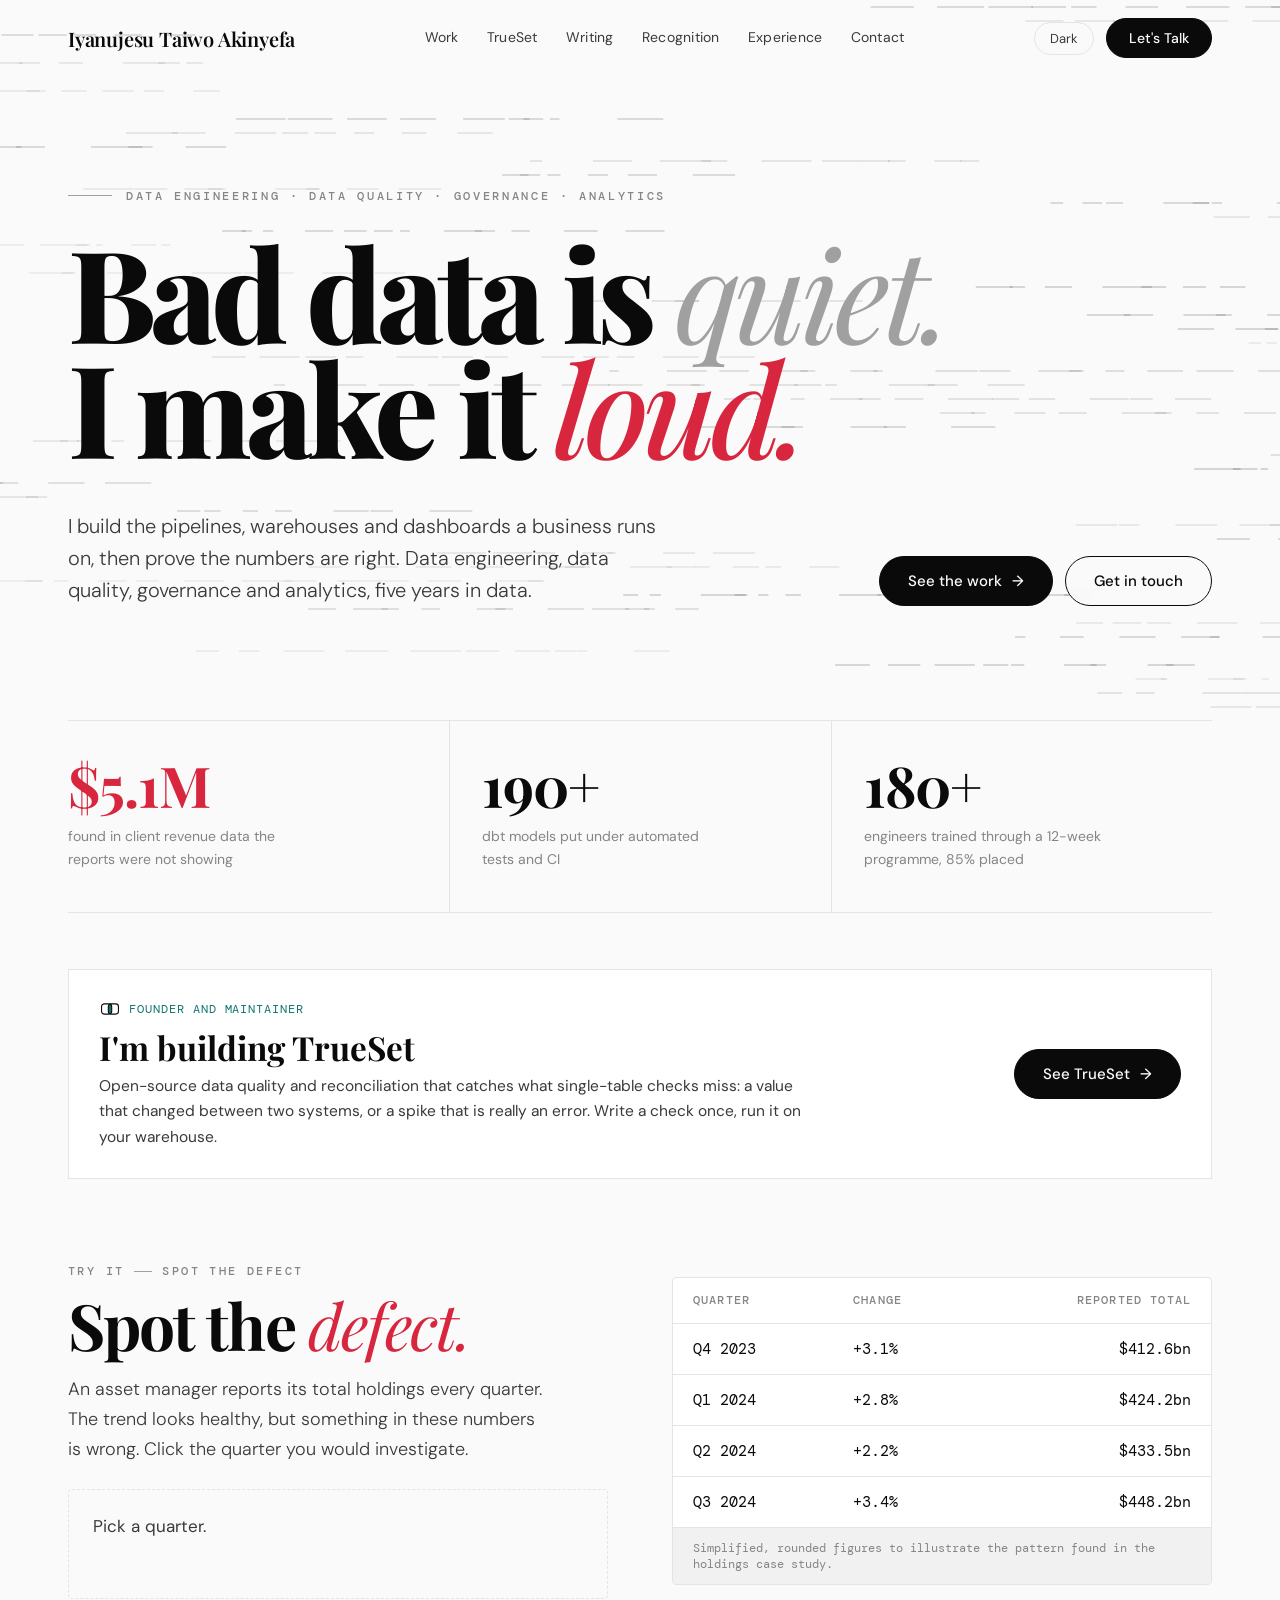
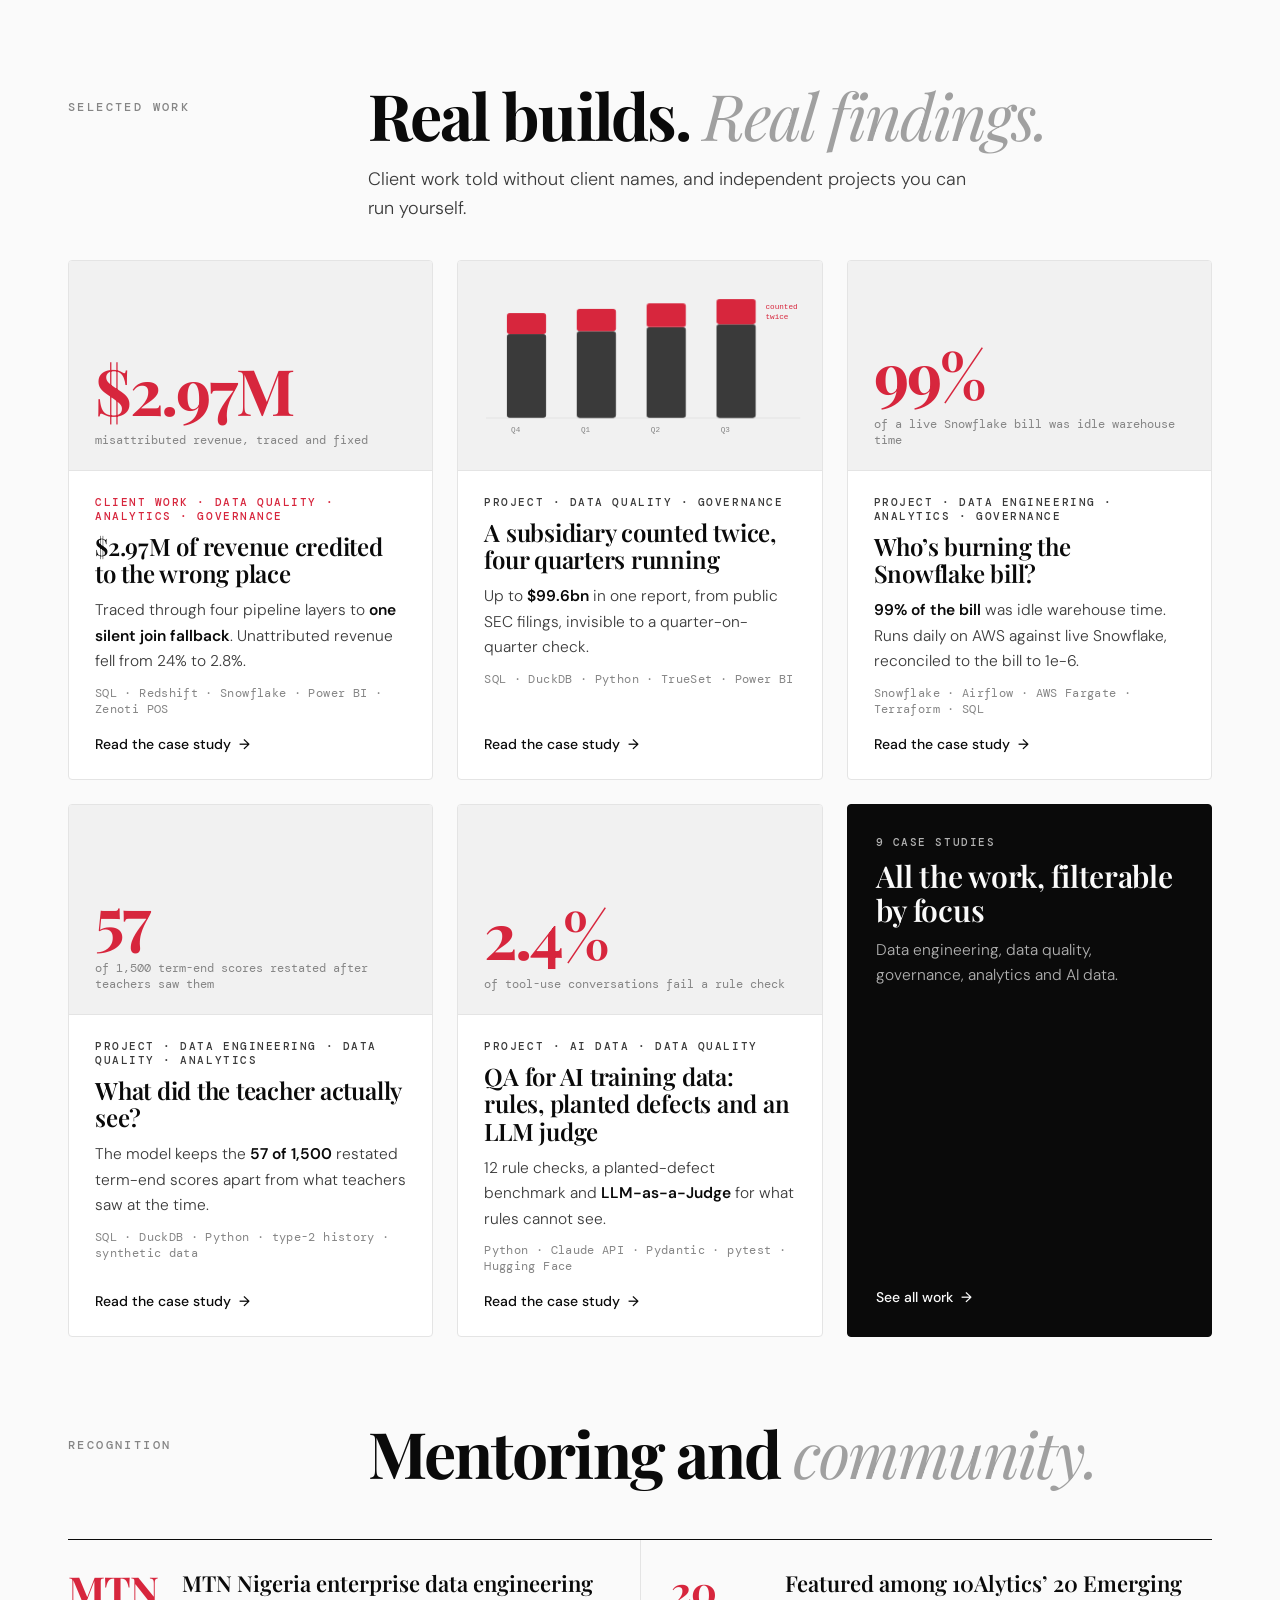
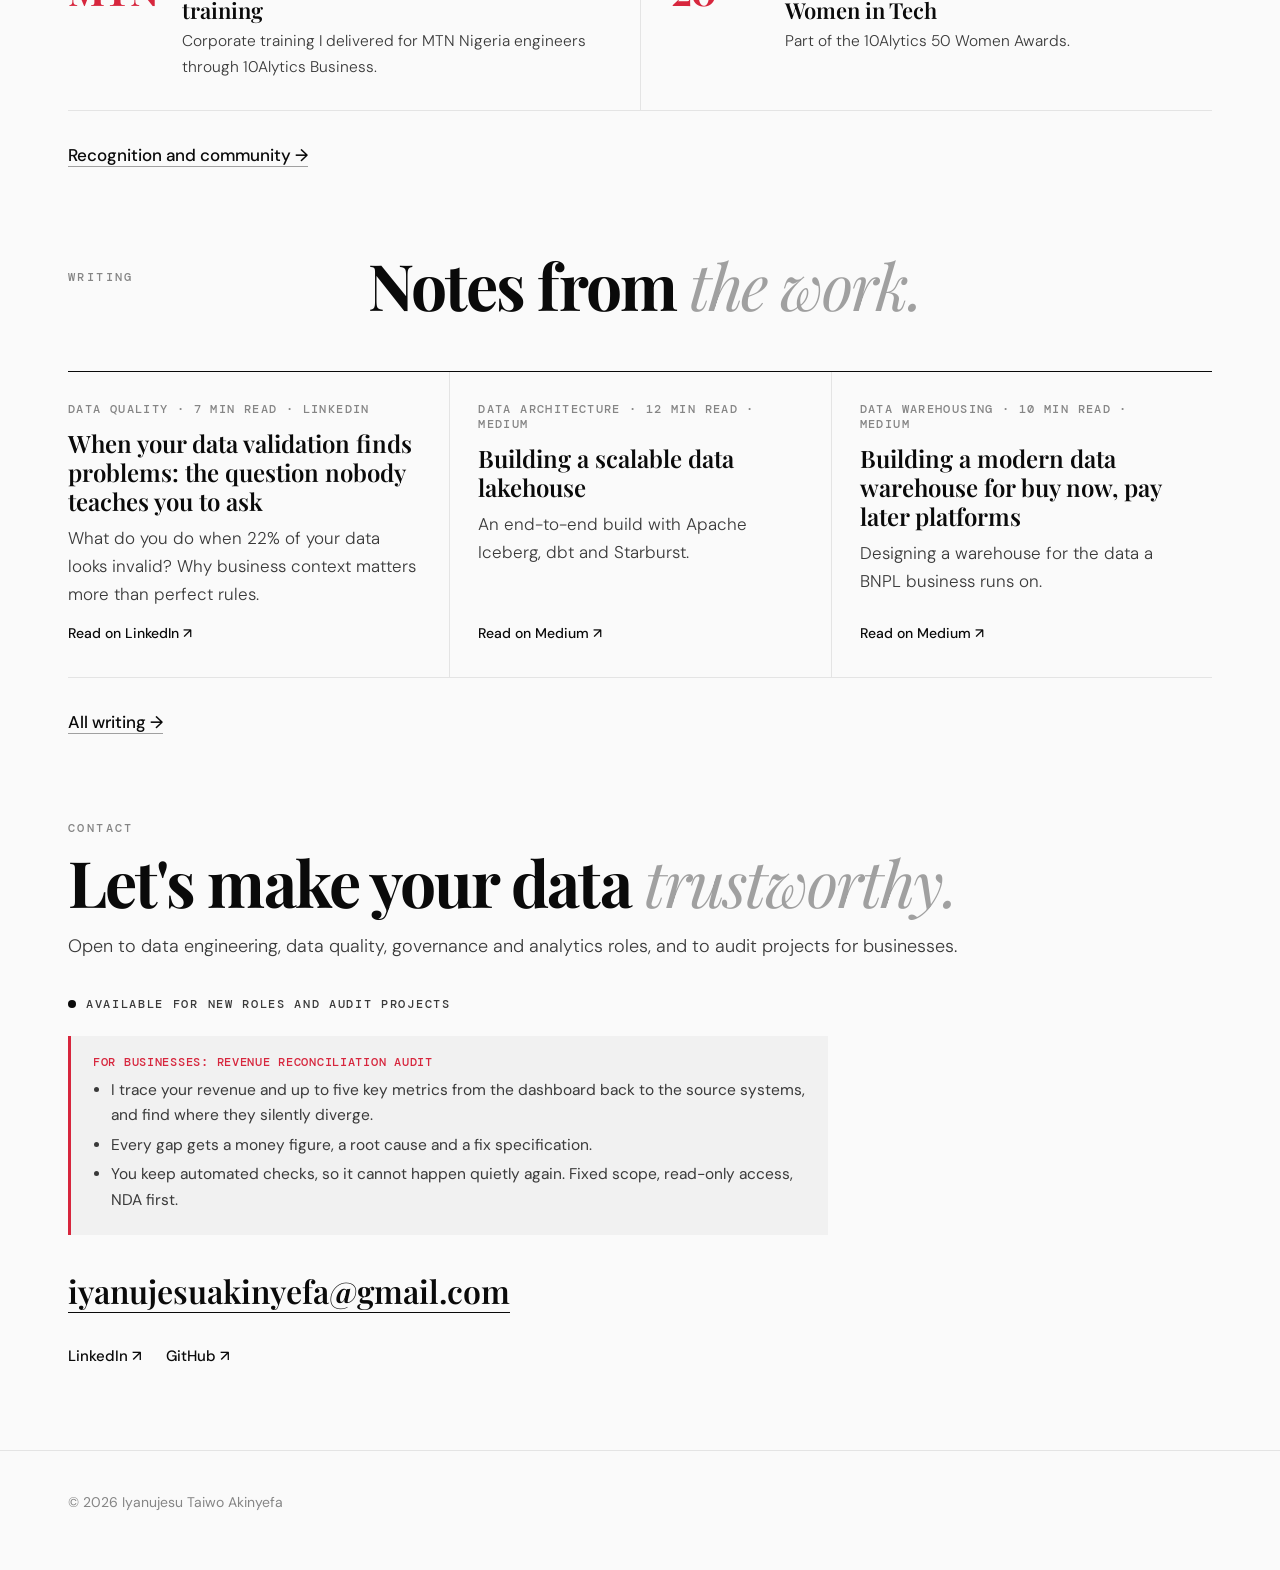
<file: index.html>
<!doctype html>
<html lang="en" class="no-js">
<head>
<meta charset="utf-8">
<meta name="viewport" content="width=device-width, initial-scale=1">
<title>Iyanujesu Taiwo Akinyefa, Data Engineer</title>
<meta name="description" content="Data engineering, data quality, governance and analytics: pipelines, warehouses and dashboards, with the numbers proven right. Case studies, writing and contact.">
<link rel="canonical" href="https://tee-works.github.io/">
<meta property="og:title" content="Iyanujesu Taiwo Akinyefa, Data Engineer">
<meta property="og:description" content="Data engineering, data quality, governance and analytics: pipelines, warehouses and dashboards, with the numbers proven right. Case studies, writing and contact.">
<meta property="og:type" content="website">
<meta property="og:url" content="https://tee-works.github.io/">
<meta property="og:image" content="https://tee-works.github.io/assets/og-card.png">
<meta property="og:image:width" content="1200">
<meta property="og:image:height" content="630">
<meta property="og:image:alt" content="Bad data is quiet. I make it loud. Iyanujesu Taiwo Akinyefa">
<meta name="twitter:card" content="summary_large_image">
<meta name="twitter:image" content="https://tee-works.github.io/assets/og-card.png">
<meta name="theme-color" content="#0a0a0a">
<link rel="icon" href="data:image/svg+xml,%3Csvg xmlns='http://www.w3.org/2000/svg' viewBox='0 0 32 32'%3E%3Crect width='32' height='32' rx='7' fill='%230a0a0a'/%3E%3Ctext x='15' y='23' font-family='Georgia,serif' font-size='19' font-weight='700' fill='%23fafafa' text-anchor='middle'%3EI%3C/text%3E%3Crect x='21' y='20' width='6' height='2.5' fill='%23ff4d5e'/%3E%3C/svg%3E">
<script>try{var t=localStorage.getItem('theme');if(t)document.documentElement.setAttribute('data-theme',t)}catch(e){}</script>
<link rel="preconnect" href="https://fonts.googleapis.com">
<link rel="preconnect" href="https://fonts.gstatic.com" crossorigin>
<link href="https://fonts.googleapis.com/css2?family=Playfair+Display:ital,wght@0,400;0,500;0,600;0,700;0,800;1,400;1,500&family=DM+Sans:opsz,wght@9..40,300;9..40,400;9..40,500;9..40,600&family=DM+Mono:wght@400;500&display=swap" rel="stylesheet">
<link rel="stylesheet" href="assets/site.css?v=20261112c">
</head>
<body class="home">
<a class="skip" href="#main">Skip to content</a>
<header class="nav clear" id="nav">
  <div class="wrap">
    <a class="logo" href="index.html">Iyanujesu Taiwo Akinyefa</a>
    <nav class="links" aria-label="Main"><a href="work/index.html">Work</a><a href="work/trueset.html">TrueSet</a><a href="writing/index.html">Writing</a><a href="recognition.html">Recognition</a><a href="experience.html">Experience</a><a href="index.html#contact">Contact</a></nav>
    <div class="tools-r"><button class="theme" id="theme" type="button">Dark</button><a href="index.html#contact" class="btn small">Let's Talk</a></div>
  </div>
</header>
<main id="main">
<div class="hero" id="hero">
  <canvas id="stream" aria-hidden="true"></canvas>
  <div class="tagfx" id="tagfx" aria-hidden="true"></div>
  <div class="wrap">
    <div class="stage">Data engineering &middot; Data quality &middot; Governance &middot; Analytics</div>
    <h1>Bad data is <span class="thin">quiet.</span><br>I make it <span class="red">loud.</span></h1>
    <div class="sub">
      <p>I build the pipelines, warehouses and dashboards a business runs on, then prove the numbers are right. Data engineering, data quality, governance and analytics, five years in data.</p>
      <div class="cta"><a class="btn" href="work/index.html">See the work <span class="arr">&rarr;</span></a><a class="btn ghost" href="#contact">Get in touch</a></div>
    </div>
  </div>
</div>

<div class="wrap">
  <div class="stats">
    <div class="stat rv"><div class="n red">$<span class="count" data-to="5.1" data-dec="1">5.1</span>M</div><div class="l">found in client revenue data the reports were not showing</div></div>
    <div class="stat rv"><div class="n"><span class="count" data-to="190">190</span>+</div><div class="l">dbt models put under automated tests and CI</div></div>
    <div class="stat rv"><div class="n"><span class="count" data-to="180">180</span>+</div><div class="l">engineers trained through a 12-week programme, 85% placed</div></div>
  </div>
</div>

<div class="wrap" style="margin-top:56px">
  <div class="band ts rv">
    <div><div class="k"><svg class="ts-mark" viewBox="0 0 52 52" width="22" height="22" aria-hidden="true"><defs><clipPath id="tsB"><rect x="6" y="14" width="24" height="24" rx="6.5"/></clipPath></defs><g clip-path="url(#tsB)"><rect x="22" y="14" width="24" height="24" rx="6.5" fill="var(--ts-teal, #0F766E)"/></g><rect x="6" y="14" width="24" height="24" rx="6.5" fill="none" stroke="var(--ink, #14181B)" stroke-width="2.6"/><rect x="22" y="14" width="24" height="24" rx="6.5" fill="none" stroke="var(--ink, #14181B)" stroke-width="2.6"/></svg>Founder and maintainer</div><h3>I'm building TrueSet</h3><p>Open-source data quality and reconciliation that catches what single-table checks miss: a value that changed between two systems, or a spike that is really an error. Write a check once, run it on your warehouse.</p></div>
    <div class="linkrow"><a class="btn" href="work/trueset.html">See TrueSet <span class="arr">&rarr;</span></a></div>
  </div>
</div>

<section id="puzzle">
  <div class="wrap puzzle">
    <div class="rv">
      <div class="sec-num" style="padding:0 0 14px">Try it <i></i> Spot the defect</div>
      <h2>Spot the <em>defect.</em></h2>
      <p style="color:var(--ink-2);font-size:18px;max-width:480px;font-weight:300">An asset manager reports its total holdings every quarter. The trend looks healthy, but something in these numbers is wrong. Click the quarter you would investigate.</p>
      <div class="reveal-box" id="reveal" aria-live="polite" data-href="work/holdings-data-quality.html">Pick a quarter.</div>
    </div>
    <div class="ptable rv">
      <table>
        <thead><tr><th>Quarter</th><th>Change</th><th class="num">Reported total</th></tr></thead>
        <tbody id="prows">
          <tr tabindex="0"><td>Q4 2023</td><td>+3.1%</td><td class="num">$412.6bn</td></tr>
          <tr tabindex="0"><td>Q1 2024</td><td>+2.8%</td><td class="num">$424.2bn</td></tr>
          <tr tabindex="0"><td>Q2 2024</td><td>+2.2%</td><td class="num">$433.5bn</td></tr>
          <tr tabindex="0"><td>Q3 2024</td><td>+3.4%</td><td class="num">$448.2bn</td></tr>
        </tbody>
      </table>
      <div class="pcap">Simplified, rounded figures to illustrate the pattern found in the holdings case study.</div>
    </div>
  </div>
</section>

<section id="work" class="tight">
  <div class="wrap">
    <div class="sec-head rv">
      <div class="sec-num">Selected work</div>
      <div><h2>Real builds. <em>Real findings.</em></h2><p>Client work told without client names, and independent projects you can run yourself.</p></div>
    </div>
    <div class="work"><a class="wcard rv" href="work/revenue-reconciliation.html" data-cats="dq an gov">
  <div class="art"><div class="art num"><b>$2.97M</b><span>misattributed revenue, traced and fixed</span></div></div>
  <div class="txt"><div class="kind client">Client work · Data quality · Analytics · Governance</div><h3>$2.97M of revenue credited to the wrong place</h3><p class="find">Traced through four pipeline layers to <b>one silent join fallback</b>. Unattributed revenue fell from 24% to 2.8%.</p><div class="tag">SQL · Redshift · Snowflake · Power BI · Zenoti POS</div><span class="open">Read the case study <span class="arr">&rarr;</span></span></div>
</a><a class="wcard rv" href="work/holdings-data-quality.html" data-cats="dq gov">
  <div class="art"><svg viewBox="0 0 520 230" aria-hidden="true">
              <line x1="40" y1="190" x2="490" y2="190" stroke="var(--rule)" stroke-width="1.5"/>
              <g>
                <rect class="grow" x="70"  y="70" width="56" height="120" rx="4" fill="var(--ink-2)"/>
                <rect class="grow" x="70"  y="40" width="56" height="30" rx="4" fill="var(--signal)" style="animation-delay:.2s"/>
                <rect class="grow" x="170" y="66" width="56" height="124" rx="4" fill="var(--ink-2)" style="animation-delay:.1s"/>
                <rect class="grow" x="170" y="34" width="56" height="32" rx="4" fill="var(--signal)" style="animation-delay:.3s"/>
                <rect class="grow" x="270" y="60" width="56" height="130" rx="4" fill="var(--ink-2)" style="animation-delay:.2s"/>
                <rect class="grow" x="270" y="26" width="56" height="34" rx="4" fill="var(--signal)" style="animation-delay:.4s"/>
                <rect class="grow" x="370" y="56" width="56" height="134" rx="4" fill="var(--ink-2)" style="animation-delay:.3s"/>
                <rect class="grow" x="370" y="20" width="56" height="36" rx="4" fill="var(--signal)" style="animation-delay:.5s"/>
              </g>
              <g font-family="JetBrains Mono, monospace" font-size="11" fill="var(--muted)">
                <text x="76" y="210">Q4</text><text x="176" y="210">Q1</text><text x="276" y="210">Q2</text><text x="376" y="210">Q3</text>
                <text x="440" y="34" fill="var(--signal)">counted</text><text x="440" y="48" fill="var(--signal)">twice</text>
              </g>
            </svg></div>
  <div class="txt"><div class="kind">Project · Data quality · Governance</div><h3>A subsidiary counted twice, four quarters running</h3><p class="find">Up to <b>$99.6bn</b> in one report, from public SEC filings, invisible to a quarter-on-quarter check.</p><div class="tag">SQL · DuckDB · Python · TrueSet · Power BI</div><span class="open">Read the case study <span class="arr">&rarr;</span></span></div>
</a><a class="wcard rv" href="work/snowflake-cost-attribution.html" data-cats="de an gov">
  <div class="art"><div class="art num"><b>99%</b><span>of a live Snowflake bill was idle warehouse time</span></div></div>
  <div class="txt"><div class="kind">Project · Data engineering · Analytics · Governance</div><h3>Who’s burning the Snowflake bill?</h3><p class="find"><b>99% of the bill</b> was idle warehouse time. Runs daily on AWS against live Snowflake, reconciled to the bill to 1e-6.</p><div class="tag">Snowflake · Airflow · AWS Fargate · Terraform · SQL</div><span class="open">Read the case study <span class="arr">&rarr;</span></span></div>
</a><a class="wcard rv" href="work/point-in-time-pupil-scores.html" data-cats="de dq an">
  <div class="art"><div class="art num"><b>57</b><span>of 1,500 term-end scores restated after teachers saw them</span></div></div>
  <div class="txt"><div class="kind">Project · Data engineering · Data quality · Analytics</div><h3>What did the teacher actually see?</h3><p class="find">The model keeps the <b>57 of 1,500</b> restated term-end scores apart from what teachers saw at the time.</p><div class="tag">SQL · DuckDB · Python · type-2 history · synthetic data</div><span class="open">Read the case study <span class="arr">&rarr;</span></span></div>
</a><a class="wcard rv" href="work/tool-use-sft-data-qa.html" data-cats="ai dq">
  <div class="art"><div class="art num"><b>2.4%</b><span>of tool-use conversations fail a rule check</span></div></div>
  <div class="txt"><div class="kind">Project · AI data · Data quality</div><h3>QA for AI training data: rules, planted defects and an LLM judge</h3><p class="find">12 rule checks, a planted-defect benchmark and <b>LLM-as-a-Judge</b> for what rules cannot see.</p><div class="tag">Python · Claude API · Pydantic · pytest · Hugging Face</div><span class="open">Read the case study <span class="arr">&rarr;</span></span></div>
</a><a class="wcard allcard rv" href="work/index.html"><div class="txt"><div class="kind">9 case studies</div><h3>All the work, filterable by focus</h3><p class="find">Data engineering, data quality, governance, analytics and AI data.</p><span class="open">See all work <span class="arr">&rarr;</span></span></div></a></div>
    
  </div>
</section>

<section id="recognition" class="tight">
  <div class="wrap">
    <div class="sec-head rv">
      <div class="sec-num">Recognition</div>
      <div><h2>Mentoring and <em>community.</em></h2></div>
    </div>
    <div class="rstrip rv">
      <a class="ritem" href="recognition.html#mtn"><div class="k">MTN</div><div><h3>MTN Nigeria enterprise data engineering training</h3><p>Corporate training I delivered for MTN Nigeria engineers through 10Alytics Business.</p></div></a>
      <a class="ritem" href="recognition.html#women-in-tech"><div class="k">20</div><div><h3>Featured among 10Alytics’ 20 Emerging Women in Tech</h3><p>Part of the 10Alytics 50 Women Awards.</p></div></a>
    </div>
    <p class="morelink rv"><a href="recognition.html">Recognition and community &rarr;</a></p>
  </div>
</section>

<section id="writing" class="tight">
  <div class="wrap">
    <div class="sec-head rv">
      <div class="sec-num">Writing</div>
      <div><h2>Notes from <em>the work.</em></h2></div>
    </div>
    <div class="posts"><a class="post rv" href="https://www.linkedin.com/pulse/when-your-data-validation-finds-problems-question-nobody-akinyefa-wd8zf/"><div class="pm">Data quality · 7 min read · LinkedIn</div><h3>When your data validation finds problems: the question nobody teaches you to ask</h3><p>What do you do when 22% of your data looks invalid? Why business context matters more than perfect rules.</p><span class="go">Read on LinkedIn &nearr;</span></a><a class="post rv" href="https://medium.com/@iyanujesuakinyefa/building-a-scalable-data-lakehouse-an-end-to-end-solution-using-apache-iceberg-dbt-starburst-9a3d483e0061"><div class="pm">Data architecture · 12 min read · Medium</div><h3>Building a scalable data lakehouse</h3><p>An end-to-end build with Apache Iceberg, dbt and Starburst.</p><span class="go">Read on Medium &nearr;</span></a><a class="post rv" href="https://medium.com/@iyanujesuakinyefa/building-a-modern-data-warehouse-for-buy-now-pay-later-bnpl-platforms-f01e9319919b"><div class="pm">Data warehousing · 10 min read · Medium</div><h3>Building a modern data warehouse for buy now, pay later platforms</h3><p>Designing a warehouse for the data a BNPL business runs on.</p><span class="go">Read on Medium &nearr;</span></a></div>
    <p class="morelink rv"><a href="writing/index.html">All writing &rarr;</a></p>
  </div>
</section>

<section id="contact" class="contact tight">
  <div class="wrap">
    <div class="rv">
      <div class="sec-num" style="padding:0 0 14px">Contact</div>
      <h2>Let's make your data <em>trustworthy.</em></h2>
      <p style="color:var(--ink-2);font-size:18px;margin:0 0 26px;font-weight:300">Open to data engineering, data quality, governance and analytics roles, and to audit projects for businesses.</p>
      <p class="avail big"><i></i>Available for new roles and audit projects</p>
      <div class="audit-offer"><div class="k">For businesses: Revenue Reconciliation Audit</div><ul>
        <li>I trace your revenue and up to five key metrics from the dashboard back to the source systems, and find where they silently diverge.</li>
        <li>Every gap gets a money figure, a root cause and a fix specification.</li>
        <li>You keep automated checks, so it cannot happen quietly again. Fixed scope, read-only access, NDA first.</li></ul></div>
      <a class="bigmail" href="mailto:iyanujesuakinyefa@gmail.com">iyanujesuakinyefa@gmail.com</a>
      <div class="row">
        <a href="https://www.linkedin.com/in/iyanujesu-akinyefa">LinkedIn &nearr;</a>
        <a href="https://github.com/Tee-works">GitHub &nearr;</a>
        
      </div>
    </div>
  </div>
</section>
</main>
<footer><div class="wrap">&copy; 2026 Iyanujesu Taiwo Akinyefa</div></footer>
<script src="assets/site.js?v=20261112c" defer></script>
</body>
</html>
</file>
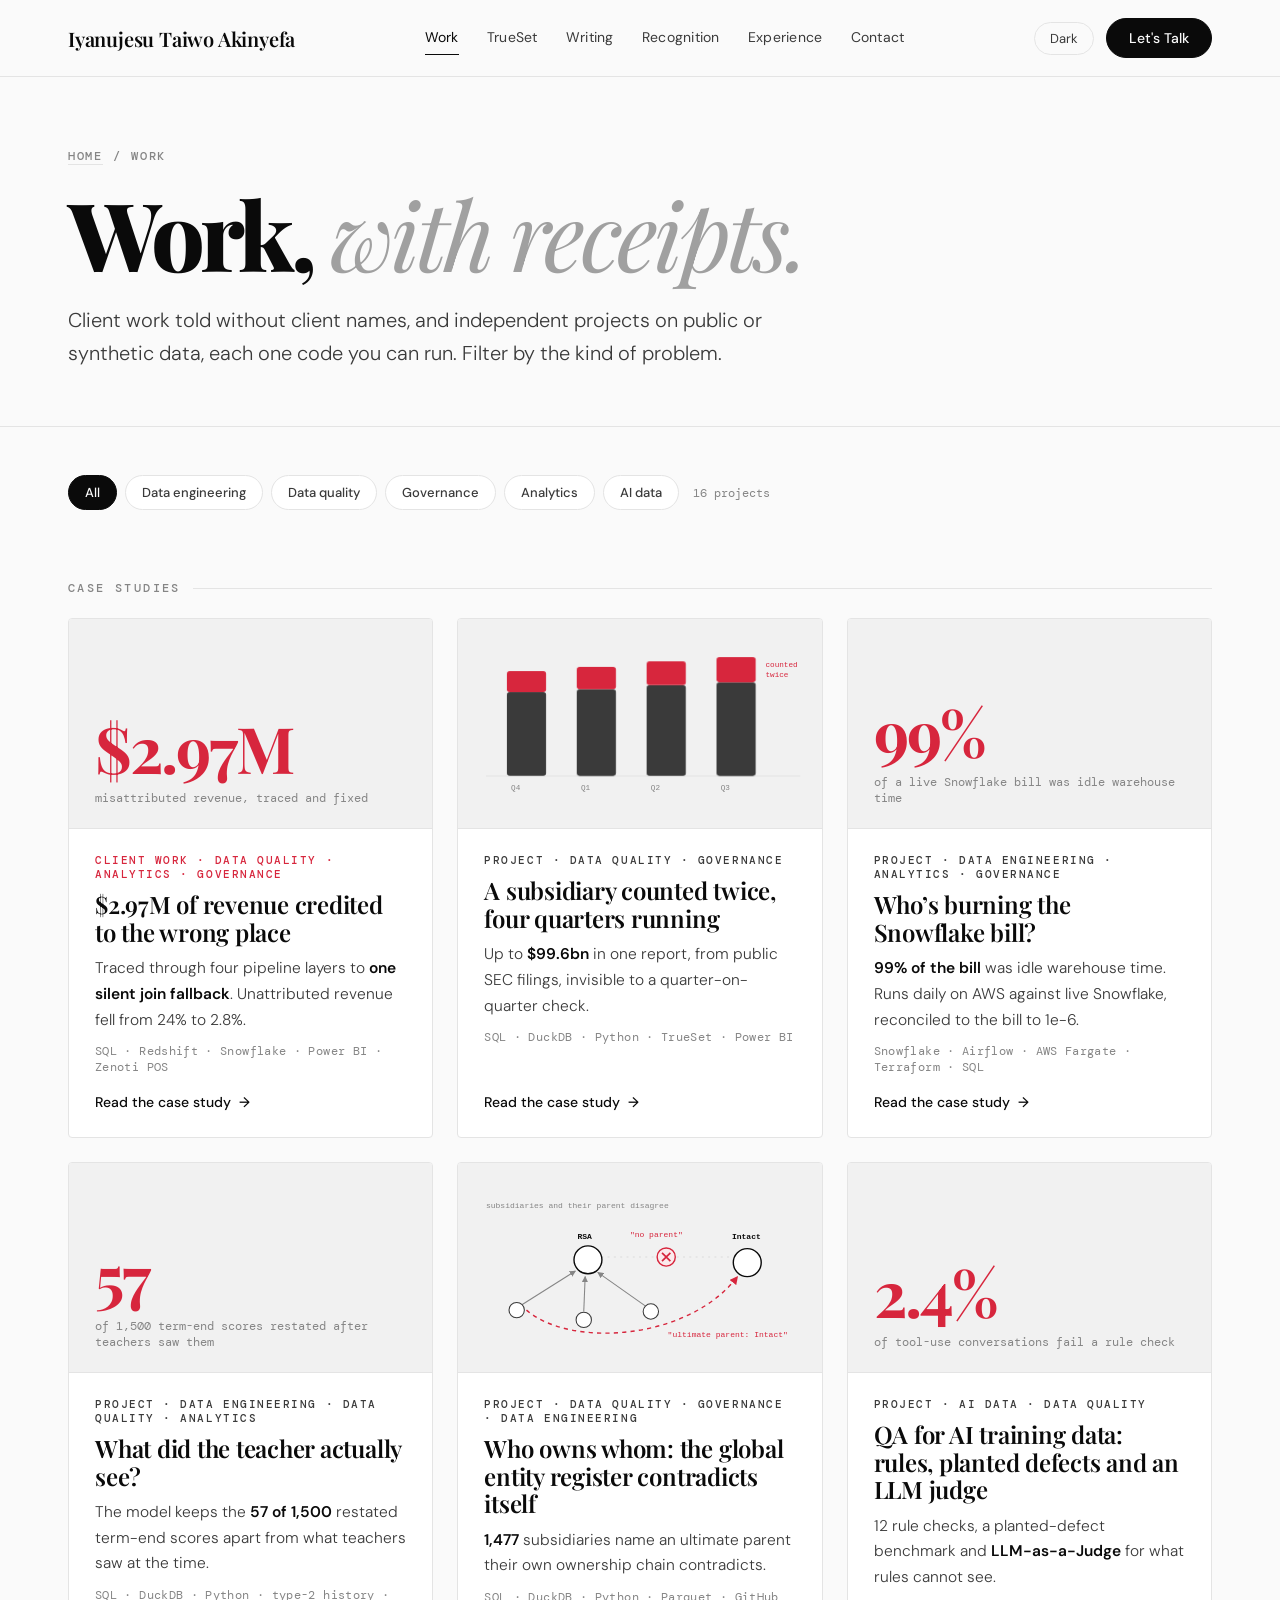
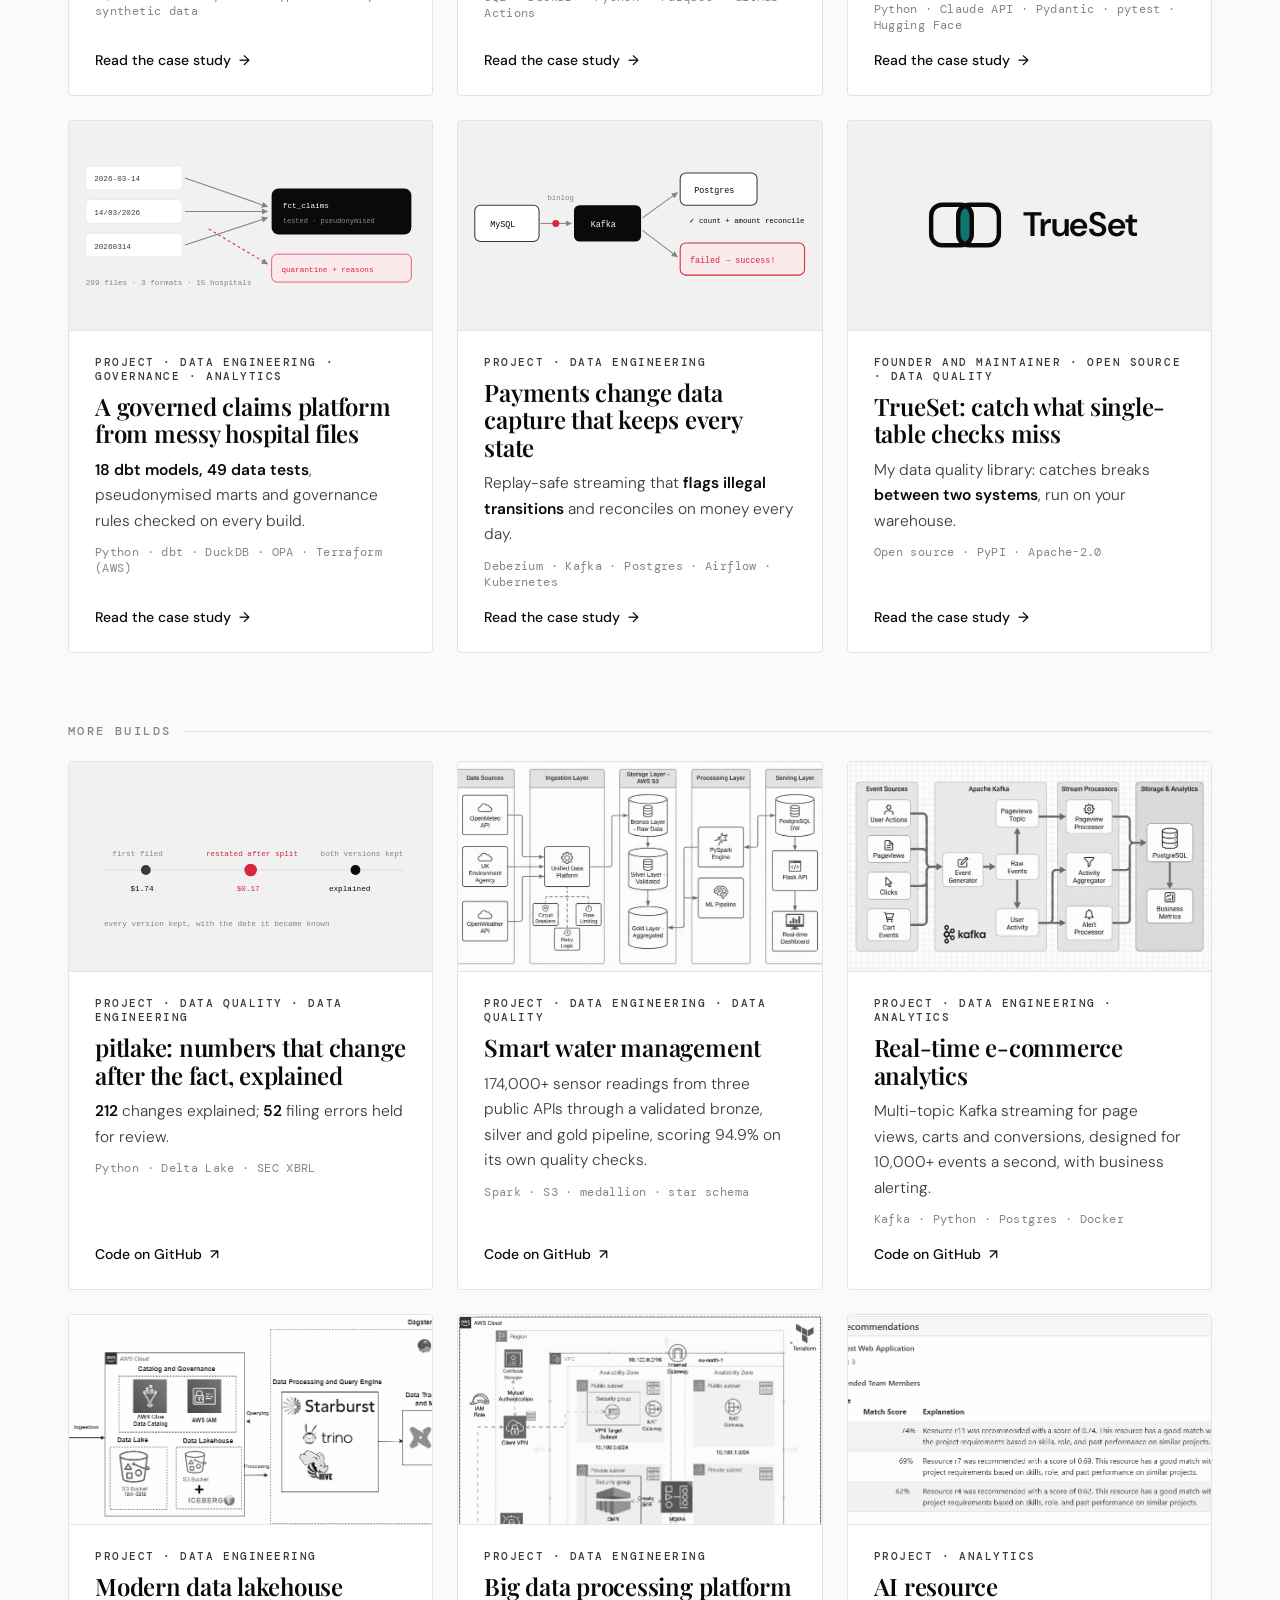
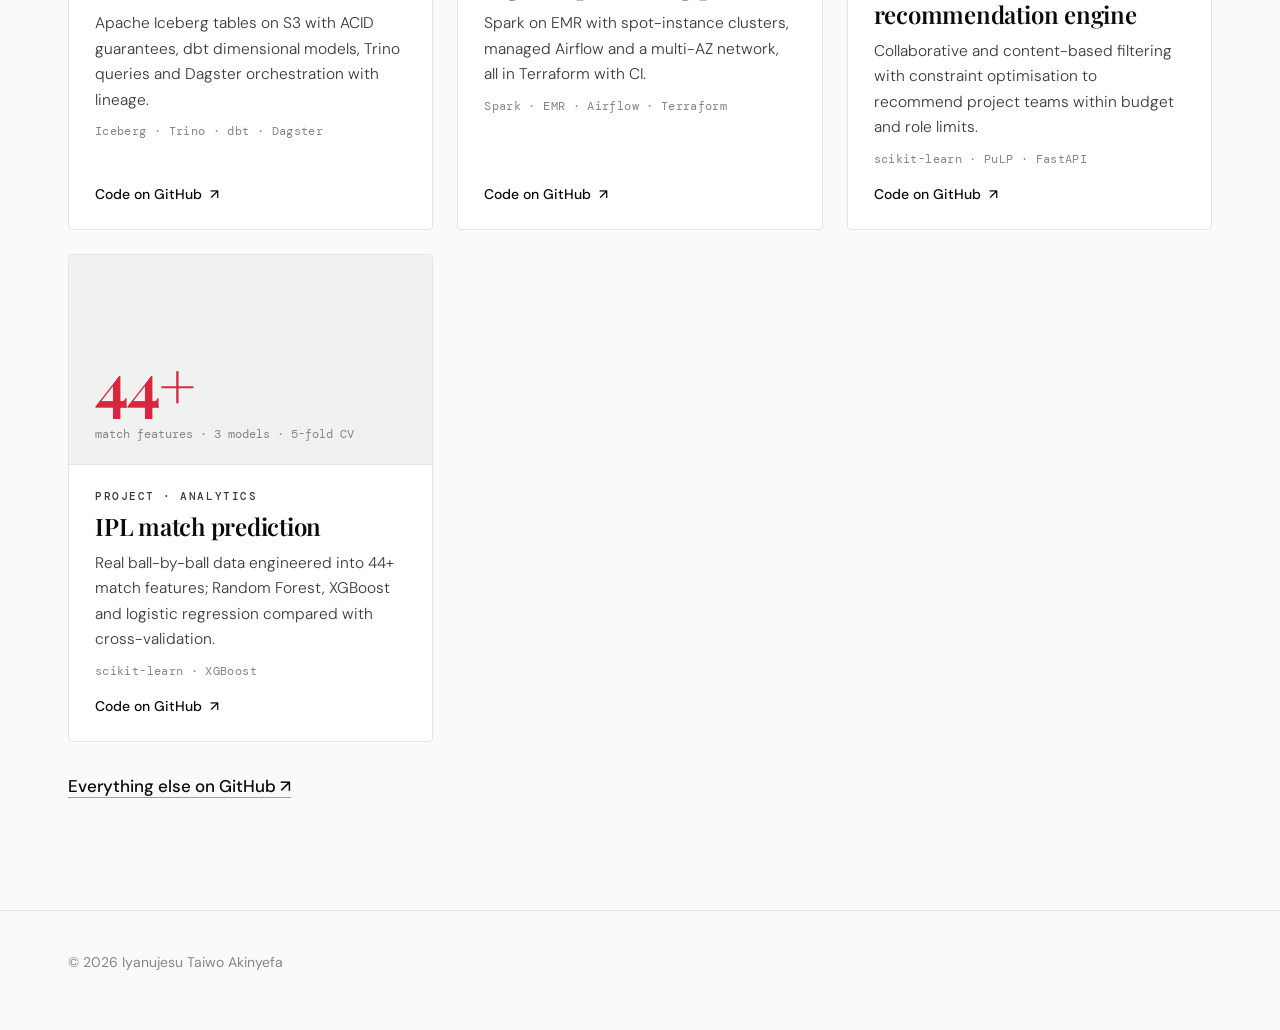
<file: work/index.html>
<!doctype html>
<html lang="en" class="no-js">
<head>
<meta charset="utf-8">
<meta name="viewport" content="width=device-width, initial-scale=1">
<title>Work: case studies and projects | Iyanujesu Taiwo Akinyefa</title>
<meta name="description" content="Data engineering, data quality, governance, analytics and AI data projects by Iyanujesu Taiwo Akinyefa, each with the problem, the build and the result in numbers.">
<link rel="canonical" href="https://tee-works.github.io/work/">
<meta property="og:title" content="Work: case studies and projects | Iyanujesu Taiwo Akinyefa">
<meta property="og:description" content="Data engineering, data quality, governance, analytics and AI data projects by Iyanujesu Taiwo Akinyefa, each with the problem, the build and the result in numbers.">
<meta property="og:type" content="article">
<meta property="og:url" content="https://tee-works.github.io/work/">
<meta property="og:image" content="https://tee-works.github.io/assets/og-card.png">
<meta property="og:image:width" content="1200">
<meta property="og:image:height" content="630">
<meta property="og:image:alt" content="Bad data is quiet. I make it loud. Iyanujesu Taiwo Akinyefa">
<meta name="twitter:card" content="summary_large_image">
<meta name="twitter:image" content="https://tee-works.github.io/assets/og-card.png">
<meta name="theme-color" content="#0a0a0a">
<link rel="icon" href="data:image/svg+xml,%3Csvg xmlns='http://www.w3.org/2000/svg' viewBox='0 0 32 32'%3E%3Crect width='32' height='32' rx='7' fill='%230a0a0a'/%3E%3Ctext x='15' y='23' font-family='Georgia,serif' font-size='19' font-weight='700' fill='%23fafafa' text-anchor='middle'%3EI%3C/text%3E%3Crect x='21' y='20' width='6' height='2.5' fill='%23ff4d5e'/%3E%3C/svg%3E">
<script>try{var t=localStorage.getItem('theme');if(t)document.documentElement.setAttribute('data-theme',t)}catch(e){}</script>
<link rel="preconnect" href="https://fonts.googleapis.com">
<link rel="preconnect" href="https://fonts.gstatic.com" crossorigin>
<link href="https://fonts.googleapis.com/css2?family=Playfair+Display:ital,wght@0,400;0,500;0,600;0,700;0,800;1,400;1,500&family=DM+Sans:opsz,wght@9..40,300;9..40,400;9..40,500;9..40,600&family=DM+Mono:wght@400;500&display=swap" rel="stylesheet">
<link rel="stylesheet" href="../assets/site.css?v=20261112c">
</head>
<body>
<a class="skip" href="#main">Skip to content</a>
<header class="nav" id="nav">
  <div class="wrap">
    <a class="logo" href="../index.html">Iyanujesu Taiwo Akinyefa</a>
    <nav class="links" aria-label="Main"><a href="../work/index.html" aria-current="page">Work</a><a href="../work/trueset.html">TrueSet</a><a href="../writing/index.html">Writing</a><a href="../recognition.html">Recognition</a><a href="../experience.html">Experience</a><a href="../index.html#contact">Contact</a></nav>
    <div class="tools-r"><button class="theme" id="theme" type="button">Dark</button><a href="../index.html#contact" class="btn small">Let's Talk</a></div>
  </div>
</header>
<main id="main">
<div class="ph"><div class="wrap">
  <div class="crumb"><a href="../index.html">Home</a><span>/</span><span>Work</span></div>
  <h1>Work, <em>with receipts.</em></h1>
  <p class="lead">Client work told without client names, and independent projects on public or synthetic data, each one code you can run. Filter by the kind of problem.</p>
</div></div>
<section style="padding-top:48px">
  <div class="wrap">
    <div class="filters" id="filters" role="group" aria-label="Filter projects"><button type="button" data-f="all" aria-pressed="true">All</button><button type="button" data-f="de" aria-pressed="false">Data engineering</button><button type="button" data-f="dq" aria-pressed="false">Data quality</button><button type="button" data-f="gov" aria-pressed="false">Governance</button><button type="button" data-f="an" aria-pressed="false">Analytics</button><button type="button" data-f="ai" aria-pressed="false">AI data</button><span class="count" id="fcount" aria-live="polite"></span></div>
    <div data-group><div class="subhead">Case studies</div><div class="work"><a class="wcard rv" href="../work/revenue-reconciliation.html" data-cats="dq an gov">
  <div class="art"><div class="art num"><b>$2.97M</b><span>misattributed revenue, traced and fixed</span></div></div>
  <div class="txt"><div class="kind client">Client work · Data quality · Analytics · Governance</div><h3>$2.97M of revenue credited to the wrong place</h3><p class="find">Traced through four pipeline layers to <b>one silent join fallback</b>. Unattributed revenue fell from 24% to 2.8%.</p><div class="tag">SQL · Redshift · Snowflake · Power BI · Zenoti POS</div><span class="open">Read the case study <span class="arr">&rarr;</span></span></div>
</a><a class="wcard rv" href="../work/holdings-data-quality.html" data-cats="dq gov">
  <div class="art"><svg viewBox="0 0 520 230" aria-hidden="true">
              <line x1="40" y1="190" x2="490" y2="190" stroke="var(--rule)" stroke-width="1.5"/>
              <g>
                <rect class="grow" x="70"  y="70" width="56" height="120" rx="4" fill="var(--ink-2)"/>
                <rect class="grow" x="70"  y="40" width="56" height="30" rx="4" fill="var(--signal)" style="animation-delay:.2s"/>
                <rect class="grow" x="170" y="66" width="56" height="124" rx="4" fill="var(--ink-2)" style="animation-delay:.1s"/>
                <rect class="grow" x="170" y="34" width="56" height="32" rx="4" fill="var(--signal)" style="animation-delay:.3s"/>
                <rect class="grow" x="270" y="60" width="56" height="130" rx="4" fill="var(--ink-2)" style="animation-delay:.2s"/>
                <rect class="grow" x="270" y="26" width="56" height="34" rx="4" fill="var(--signal)" style="animation-delay:.4s"/>
                <rect class="grow" x="370" y="56" width="56" height="134" rx="4" fill="var(--ink-2)" style="animation-delay:.3s"/>
                <rect class="grow" x="370" y="20" width="56" height="36" rx="4" fill="var(--signal)" style="animation-delay:.5s"/>
              </g>
              <g font-family="JetBrains Mono, monospace" font-size="11" fill="var(--muted)">
                <text x="76" y="210">Q4</text><text x="176" y="210">Q1</text><text x="276" y="210">Q2</text><text x="376" y="210">Q3</text>
                <text x="440" y="34" fill="var(--signal)">counted</text><text x="440" y="48" fill="var(--signal)">twice</text>
              </g>
            </svg></div>
  <div class="txt"><div class="kind">Project · Data quality · Governance</div><h3>A subsidiary counted twice, four quarters running</h3><p class="find">Up to <b>$99.6bn</b> in one report, from public SEC filings, invisible to a quarter-on-quarter check.</p><div class="tag">SQL · DuckDB · Python · TrueSet · Power BI</div><span class="open">Read the case study <span class="arr">&rarr;</span></span></div>
</a><a class="wcard rv" href="../work/snowflake-cost-attribution.html" data-cats="de an gov">
  <div class="art"><div class="art num"><b>99%</b><span>of a live Snowflake bill was idle warehouse time</span></div></div>
  <div class="txt"><div class="kind">Project · Data engineering · Analytics · Governance</div><h3>Who’s burning the Snowflake bill?</h3><p class="find"><b>99% of the bill</b> was idle warehouse time. Runs daily on AWS against live Snowflake, reconciled to the bill to 1e-6.</p><div class="tag">Snowflake · Airflow · AWS Fargate · Terraform · SQL</div><span class="open">Read the case study <span class="arr">&rarr;</span></span></div>
</a><a class="wcard rv" href="../work/point-in-time-pupil-scores.html" data-cats="de dq an">
  <div class="art"><div class="art num"><b>57</b><span>of 1,500 term-end scores restated after teachers saw them</span></div></div>
  <div class="txt"><div class="kind">Project · Data engineering · Data quality · Analytics</div><h3>What did the teacher actually see?</h3><p class="find">The model keeps the <b>57 of 1,500</b> restated term-end scores apart from what teachers saw at the time.</p><div class="tag">SQL · DuckDB · Python · type-2 history · synthetic data</div><span class="open">Read the case study <span class="arr">&rarr;</span></span></div>
</a><a class="wcard rv" href="../work/entity-data-quality.html" data-cats="dq gov de">
  <div class="art"><svg viewBox="0 0 520 230" aria-hidden="true">
              <defs><marker id="ah" viewBox="0 0 10 10" refX="9" refY="5" markerWidth="6" markerHeight="6" orient="auto"><path d="M0,0 L10,5 L0,10 z" fill="var(--muted)"/></marker>
                <marker id="ahr" viewBox="0 0 10 10" refX="9" refY="5" markerWidth="6" markerHeight="6" orient="auto"><path d="M0,0 L10,5 L0,10 z" fill="var(--signal)"/></marker></defs>
              <g stroke="var(--muted)" stroke-width="1.5" fill="none">
                <path d="M92 168 L168 120" marker-end="url(#ah)"/><path d="M180 178 L182 128" marker-end="url(#ah)"/><path d="M268 170 L200 122" marker-end="url(#ah)"/>
              </g>
              <path d="M98 176 C 160 230, 330 220, 400 128" stroke="var(--signal)" stroke-width="2" fill="none" stroke-dasharray="6 6" marker-end="url(#ahr)"/>
              <path d="M205 100 L392 100" stroke="var(--rule)" stroke-width="2" fill="none" stroke-dasharray="3 6"/>
              <g class="pulse-node"><circle cx="298" cy="100" r="13" fill="var(--signal-soft)" stroke="var(--signal)" stroke-width="2"/><path d="M292 94 L304 106 M304 94 L292 106" stroke="var(--signal)" stroke-width="2.4"/></g>
              <circle cx="84" cy="176" r="11" fill="var(--card)" stroke="var(--ink-2)" stroke-width="1.5"/>
              <circle cx="180" cy="190" r="11" fill="var(--card)" stroke="var(--ink-2)" stroke-width="1.5"/>
              <circle cx="276" cy="178" r="11" fill="var(--card)" stroke="var(--ink-2)" stroke-width="1.5"/>
              <circle cx="186" cy="104" r="20" fill="var(--card)" stroke="var(--ink)" stroke-width="2"/>
              <circle cx="414" cy="108" r="20" fill="var(--card)" stroke="var(--ink)" stroke-width="2"/>
              <g font-family="JetBrains Mono, monospace" font-size="11.5">
                <text x="171" y="74" fill="var(--ink)" font-weight="700">RSA</text>
                <text x="392" y="74" fill="var(--ink)" font-weight="700">Intact</text>
                <text x="246" y="72" fill="var(--signal)">"no parent"</text>
                <text x="300" y="214" fill="var(--signal)">"ultimate parent: Intact"</text>
                <text x="40" y="30" fill="var(--muted)">subsidiaries and their parent disagree</text>
              </g>
            </svg></div>
  <div class="txt"><div class="kind">Project · Data quality · Governance · Data engineering</div><h3>Who owns whom: the global entity register contradicts itself</h3><p class="find"><b>1,477</b> subsidiaries name an ultimate parent their own ownership chain contradicts.</p><div class="tag">SQL · DuckDB · Python · Parquet · GitHub Actions</div><span class="open">Read the case study <span class="arr">&rarr;</span></span></div>
</a><a class="wcard rv" href="../work/tool-use-sft-data-qa.html" data-cats="ai dq">
  <div class="art"><div class="art num"><b>2.4%</b><span>of tool-use conversations fail a rule check</span></div></div>
  <div class="txt"><div class="kind">Project · AI data · Data quality</div><h3>QA for AI training data: rules, planted defects and an LLM judge</h3><p class="find">12 rule checks, a planted-defect benchmark and <b>LLM-as-a-Judge</b> for what rules cannot see.</p><div class="tag">Python · Claude API · Pydantic · pytest · Hugging Face</div><span class="open">Read the case study <span class="arr">&rarr;</span></span></div>
</a><a class="wcard rv" href="../work/health-claims-platform.html" data-cats="de gov an">
  <div class="art"><svg viewBox="0 0 520 230" aria-hidden="true">
              <defs><marker id="ah3" viewBox="0 0 10 10" refX="9" refY="5" markerWidth="6" markerHeight="6" orient="auto"><path d="M0,0 L10,5 L0,10 z" fill="var(--muted)"/></marker></defs>
              <g font-family="JetBrains Mono, monospace" font-size="11">
                <rect x="24" y="30" width="138" height="34" rx="6" fill="var(--card)" stroke="var(--rule)"/><text x="36" y="52" fill="var(--ink-2)">2026-03-14</text>
                <rect x="24" y="78" width="138" height="34" rx="6" fill="var(--card)" stroke="var(--rule)"/><text x="36" y="100" fill="var(--ink-2)">14/03/2026</text>
                <rect x="24" y="126" width="138" height="34" rx="6" fill="var(--card)" stroke="var(--rule)"/><text x="36" y="148" fill="var(--ink-2)">20260314</text>
                <rect x="290" y="62" width="200" height="66" rx="10" fill="var(--ink)"/><text x="306" y="90" fill="var(--paper)">fct_claims</text><text x="306" y="112" fill="var(--console-dim)" font-size="10">tested &middot; pseudonymised</text>
                <rect x="290" y="156" width="200" height="40" rx="8" fill="var(--signal-soft)" stroke="var(--signal)"/><text x="304" y="181" fill="var(--signal)">quarantine + reasons</text>
                <text x="24" y="200" fill="var(--muted)">299 files &middot; 3 formats &middot; 15 hospitals</text>
              </g>
              <g stroke="var(--muted)" stroke-width="1.5" fill="none">
                <path d="M166 47 L284 88" marker-end="url(#ah3)"/><path d="M166 95 L284 95" marker-end="url(#ah3)"/><path d="M166 143 L284 104" marker-end="url(#ah3)"/>
                <path d="M200 120 L284 170" marker-end="url(#ah3)" stroke="var(--signal)" stroke-dasharray="4 4"/>
              </g>
            </svg></div>
  <div class="txt"><div class="kind">Project · Data engineering · Governance · Analytics</div><h3>A governed claims platform from messy hospital files</h3><p class="find"><b>18 dbt models, 49 data tests</b>, pseudonymised marts and governance rules checked on every build.</p><div class="tag">Python · dbt · DuckDB · OPA · Terraform (AWS)</div><span class="open">Read the case study <span class="arr">&rarr;</span></span></div>
</a><a class="wcard rv" href="../work/payments-cdc.html" data-cats="de">
  <div class="art"><svg viewBox="0 0 520 230" aria-hidden="true">
              <defs><marker id="ah2" viewBox="0 0 10 10" refX="9" refY="5" markerWidth="6" markerHeight="6" orient="auto"><path d="M0,0 L10,5 L0,10 z" fill="var(--muted)"/></marker></defs>
              <g font-family="JetBrains Mono, monospace" font-size="12">
                <rect x="24" y="86" width="92" height="52" rx="8" fill="var(--card)" stroke="var(--ink-2)" stroke-width="1.5"/><text x="46" y="117" fill="var(--ink)">MySQL</text>
                <rect x="166" y="86" width="96" height="52" rx="8" fill="var(--ink)"/><text x="190" y="117" fill="var(--paper)">Kafka</text>
                <rect x="318" y="40" width="110" height="46" rx="8" fill="var(--card)" stroke="var(--ink-2)" stroke-width="1.5"/><text x="338" y="68" fill="var(--ink)">Postgres</text>
                <rect x="318" y="140" width="178" height="46" rx="8" fill="var(--signal-soft)" stroke="var(--signal)" stroke-width="1.5"/><text x="332" y="168" fill="var(--signal)">failed &rarr; success!</text>
                <text x="128" y="78" fill="var(--muted)" font-size="10.5">binlog</text>
                <text x="330" y="112" fill="var(--pass)" font-size="10.5">&#10003; count + amount reconcile</text>
              </g>
              <g stroke="var(--muted)" stroke-width="1.5" fill="none">
                <path d="M118 112 L162 112" marker-end="url(#ah2)"/>
                <path d="M264 104 L314 68" marker-end="url(#ah2)"/>
                <path d="M264 122 L314 160" marker-end="url(#ah2)"/>
              </g>
              <circle class="pulse-node" cx="140" cy="112" r="5" fill="var(--signal)"/>
            </svg></div>
  <div class="txt"><div class="kind">Project · Data engineering</div><h3>Payments change data capture that keeps every state</h3><p class="find">Replay-safe streaming that <b>flags illegal transitions</b> and reconciles on money every day.</p><div class="tag">Debezium · Kafka · Postgres · Airflow · Kubernetes</div><span class="open">Read the case study <span class="arr">&rarr;</span></span></div>
</a><a class="wcard rv" href="../work/trueset.html" data-cats="dq de gov">
  <div class="art ts ts-art"><svg class="ts-mark big" viewBox="0 0 52 52" width="88" height="88" aria-hidden="true"><defs><clipPath id="tsC"><rect x="6" y="14" width="24" height="24" rx="6.5"/></clipPath></defs><g clip-path="url(#tsC)"><rect x="22" y="14" width="24" height="24" rx="6.5" fill="var(--ts-teal, #0F766E)"/></g><rect x="6" y="14" width="24" height="24" rx="6.5" fill="none" stroke="var(--ink, #14181B)" stroke-width="2.6"/><rect x="22" y="14" width="24" height="24" rx="6.5" fill="none" stroke="var(--ink, #14181B)" stroke-width="2.6"/></svg><span class="ts-word">TrueSet</span></div>
  <div class="txt"><div class="kind ts-kind">Founder and maintainer · Open source · Data quality</div><h3>TrueSet: catch what single-table checks miss</h3><p class="find">My data quality library: catches breaks <b>between two systems</b>, run on your warehouse.</p><div class="tag">Open source · PyPI · Apache-2.0</div><span class="open">Read the case study <span class="arr">&rarr;</span></span></div>
</a></div></div>
    <div data-group><div class="subhead">More builds</div><div class="work"><a class="wcard rv" href="https://github.com/Tee-works/pitlake" data-cats="dq de">
  <div class="art"><svg viewBox="0 0 520 230" aria-hidden="true">
              <line x1="50" y1="120" x2="480" y2="120" stroke="var(--rule)" stroke-width="2"/>
              <g font-family="JetBrains Mono, monospace" font-size="11">
                <circle cx="110" cy="120" r="7" fill="var(--ink-2)"/><text x="62" y="100" fill="var(--muted)">first filed</text><text x="88" y="150" fill="var(--ink)">$1.74</text>
                <circle class="pulse-node" cx="260" cy="120" r="9" fill="var(--signal)"/><text x="196" y="100" fill="var(--signal)">restated after split</text><text x="240" y="150" fill="var(--signal)">$0.17</text>
                <circle cx="410" cy="120" r="7" fill="var(--pass)"/><text x="360" y="100" fill="var(--muted)">both versions kept</text><text x="372" y="150" fill="var(--pass)">explained</text>
                <text x="50" y="200" fill="var(--muted)">every version kept, with the date it became known</text>
              </g>
            </svg></div>
  <div class="txt"><div class="kind">Project · Data quality · Data engineering</div><h3>pitlake: numbers that change after the fact, explained</h3><p class="find"><b>212</b> changes explained; <b>52</b> filing errors held for review.</p><div class="tag">Python · Delta Lake · SEC XBRL</div><span class="open">Code on GitHub <span class="arr">&nearr;</span></span></div>
</a><a class="wcard rv" href="https://github.com/Tee-works/smart-water-management" data-cats="de dq">
  <div class="art"><img src="../images/smart-water-architecture.jpg" alt="" loading="lazy"></div>
  <div class="txt"><div class="kind">Project · Data engineering · Data quality</div><h3>Smart water management</h3><p class="find">174,000+ sensor readings from three public APIs through a validated bronze, silver and gold pipeline, scoring 94.9% on its own quality checks.</p><div class="tag">Spark · S3 · medallion · star schema</div><span class="open">Code on GitHub <span class="arr">&nearr;</span></span></div>
</a><a class="wcard rv" href="https://github.com/Tee-works/Real-Time-E-commerce-Analytics-Pipeline" data-cats="de an">
  <div class="art"><img src="../images/ecommerce-architecture.jpg" alt="" loading="lazy"></div>
  <div class="txt"><div class="kind">Project · Data engineering · Analytics</div><h3>Real-time e-commerce analytics</h3><p class="find">Multi-topic Kafka streaming for page views, carts and conversions, designed for 10,000+ events a second, with business alerting.</p><div class="tag">Kafka · Python · Postgres · Docker</div><span class="open">Code on GitHub <span class="arr">&nearr;</span></span></div>
</a><a class="wcard rv" href="https://github.com/Tee-works/data-lakehouse-project" data-cats="de">
  <div class="art"><img src="../images/lakehouse-architecture.png" alt="" loading="lazy"></div>
  <div class="txt"><div class="kind">Project · Data engineering</div><h3>Modern data lakehouse</h3><p class="find">Apache Iceberg tables on S3 with ACID guarantees, dbt dimensional models, Trino queries and Dagster orchestration with lineage.</p><div class="tag">Iceberg · Trino · dbt · Dagster</div><span class="open">Code on GitHub <span class="arr">&nearr;</span></span></div>
</a><a class="wcard rv" href="https://github.com/Tee-works/big-data-processing-platform" data-cats="de">
  <div class="art"><img src="../images/big-data-architecture.gif" alt="" loading="lazy"></div>
  <div class="txt"><div class="kind">Project · Data engineering</div><h3>Big data processing platform</h3><p class="find">Spark on EMR with spot-instance clusters, managed Airflow and a multi-AZ network, all in Terraform with CI.</p><div class="tag">Spark · EMR · Airflow · Terraform</div><span class="open">Code on GitHub <span class="arr">&nearr;</span></span></div>
</a><a class="wcard rv" href="https://github.com/Tee-works/AI-resource-recommendation-engine" data-cats="an">
  <div class="art"><img src="../images/recommender-results.png" alt="" loading="lazy"></div>
  <div class="txt"><div class="kind">Project · Analytics</div><h3>AI resource recommendation engine</h3><p class="find">Collaborative and content-based filtering with constraint optimisation to recommend project teams within budget and role limits.</p><div class="tag">scikit-learn · PuLP · FastAPI</div><span class="open">Code on GitHub <span class="arr">&nearr;</span></span></div>
</a><a class="wcard rv" href="https://github.com/Tee-works/cricket-analytics-pipeline" data-cats="an">
  <div class="art"><div class="art num"><b>44+</b><span>match features · 3 models · 5-fold CV</span></div></div>
  <div class="txt"><div class="kind">Project · Analytics</div><h3>IPL match prediction</h3><p class="find">Real ball-by-ball data engineered into 44+ match features; Random Forest, XGBoost and logistic regression compared with cross-validation.</p><div class="tag">scikit-learn · XGBoost</div><span class="open">Code on GitHub <span class="arr">&nearr;</span></span></div>
</a></div></div>
    <p class="morelink"><a href="https://github.com/Tee-works">Everything else on GitHub &nearr;</a></p>
  </div>
</section>
</main>
<footer><div class="wrap">&copy; 2026 Iyanujesu Taiwo Akinyefa</div></footer>
<script src="../assets/site.js?v=20261112c" defer></script>
</body>
</html>
</file>
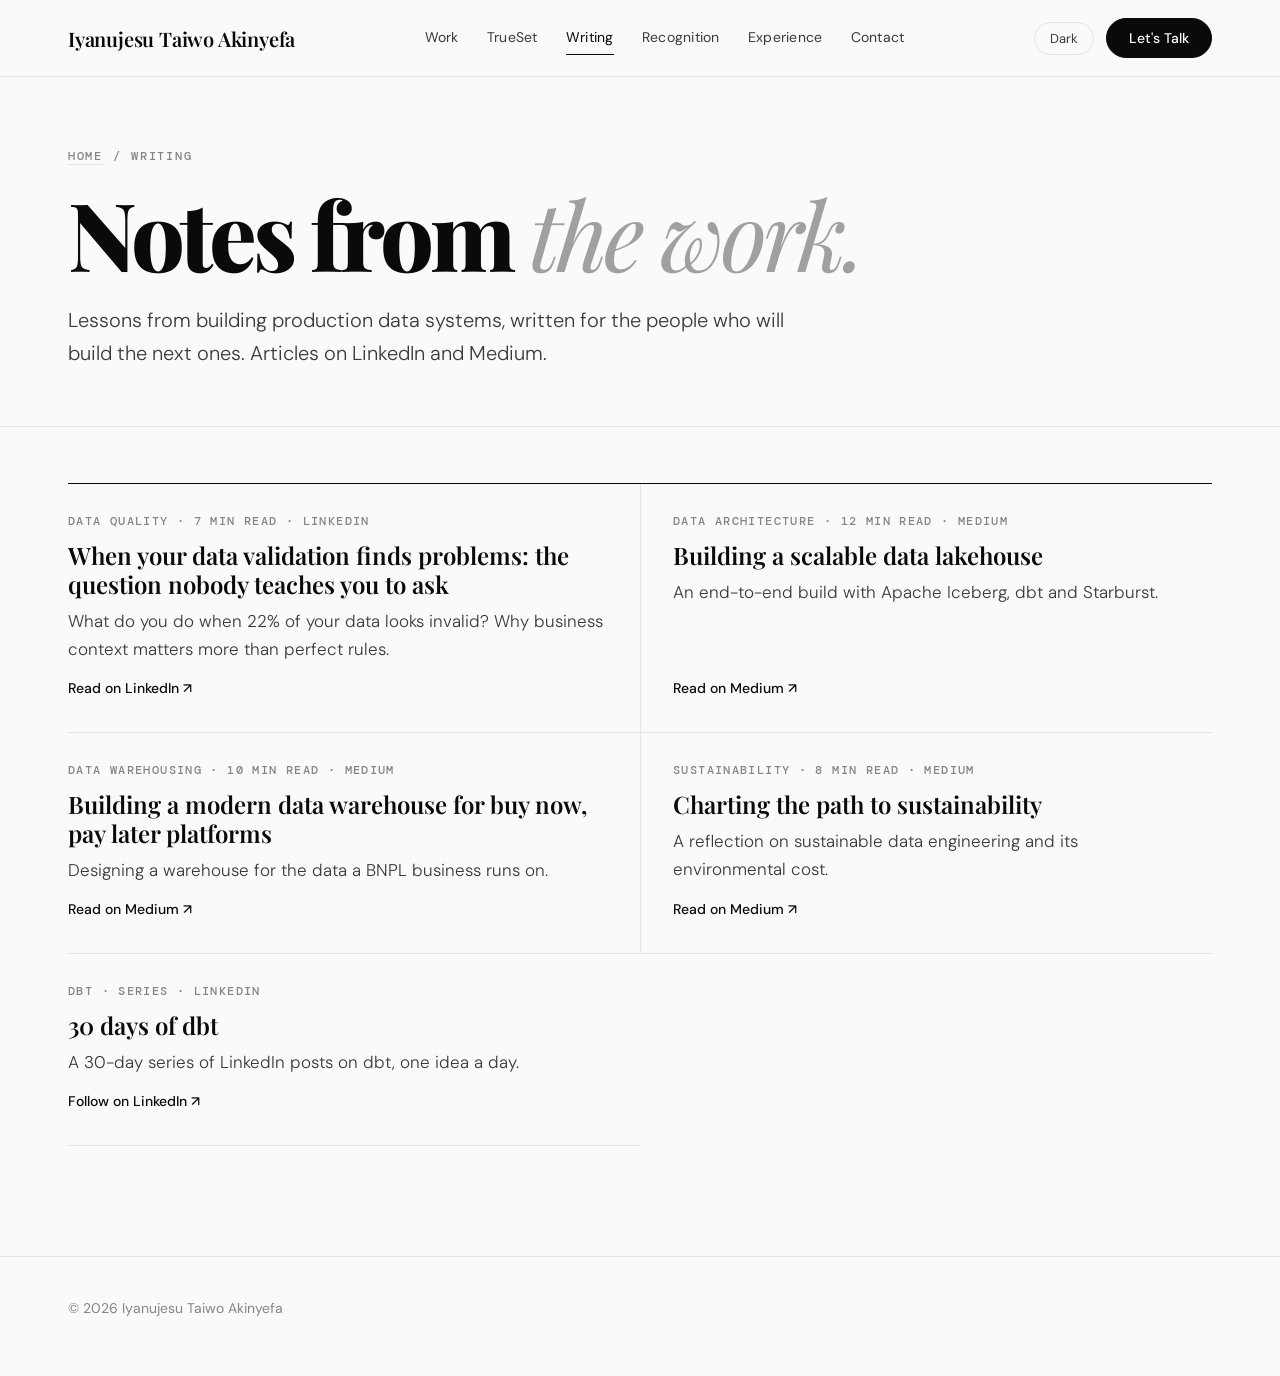
<file: writing/index.html>
<!doctype html>
<html lang="en" class="no-js">
<head>
<meta charset="utf-8">
<meta name="viewport" content="width=device-width, initial-scale=1">
<title>Writing | Iyanujesu Taiwo Akinyefa</title>
<meta name="description" content="Articles by Iyanujesu Taiwo Akinyefa on data quality, data architecture and data warehousing, on LinkedIn and Medium, with reading times.">
<link rel="canonical" href="https://tee-works.github.io/writing/">
<meta property="og:title" content="Writing | Iyanujesu Taiwo Akinyefa">
<meta property="og:description" content="Articles by Iyanujesu Taiwo Akinyefa on data quality, data architecture and data warehousing, on LinkedIn and Medium, with reading times.">
<meta property="og:type" content="article">
<meta property="og:url" content="https://tee-works.github.io/writing/">
<meta property="og:image" content="https://tee-works.github.io/assets/og-card.png">
<meta property="og:image:width" content="1200">
<meta property="og:image:height" content="630">
<meta property="og:image:alt" content="Bad data is quiet. I make it loud. Iyanujesu Taiwo Akinyefa">
<meta name="twitter:card" content="summary_large_image">
<meta name="twitter:image" content="https://tee-works.github.io/assets/og-card.png">
<meta name="theme-color" content="#0a0a0a">
<link rel="icon" href="data:image/svg+xml,%3Csvg xmlns='http://www.w3.org/2000/svg' viewBox='0 0 32 32'%3E%3Crect width='32' height='32' rx='7' fill='%230a0a0a'/%3E%3Ctext x='15' y='23' font-family='Georgia,serif' font-size='19' font-weight='700' fill='%23fafafa' text-anchor='middle'%3EI%3C/text%3E%3Crect x='21' y='20' width='6' height='2.5' fill='%23ff4d5e'/%3E%3C/svg%3E">
<script>try{var t=localStorage.getItem('theme');if(t)document.documentElement.setAttribute('data-theme',t)}catch(e){}</script>
<link rel="preconnect" href="https://fonts.googleapis.com">
<link rel="preconnect" href="https://fonts.gstatic.com" crossorigin>
<link href="https://fonts.googleapis.com/css2?family=Playfair+Display:ital,wght@0,400;0,500;0,600;0,700;0,800;1,400;1,500&family=DM+Sans:opsz,wght@9..40,300;9..40,400;9..40,500;9..40,600&family=DM+Mono:wght@400;500&display=swap" rel="stylesheet">
<link rel="stylesheet" href="../assets/site.css?v=20261112c">
</head>
<body>
<a class="skip" href="#main">Skip to content</a>
<header class="nav" id="nav">
  <div class="wrap">
    <a class="logo" href="../index.html">Iyanujesu Taiwo Akinyefa</a>
    <nav class="links" aria-label="Main"><a href="../work/index.html">Work</a><a href="../work/trueset.html">TrueSet</a><a href="../writing/index.html" aria-current="page">Writing</a><a href="../recognition.html">Recognition</a><a href="../experience.html">Experience</a><a href="../index.html#contact">Contact</a></nav>
    <div class="tools-r"><button class="theme" id="theme" type="button">Dark</button><a href="../index.html#contact" class="btn small">Let's Talk</a></div>
  </div>
</header>
<main id="main">
<div class="ph"><div class="wrap">
  <div class="crumb"><a href="../index.html">Home</a><span>/</span><span>Writing</span></div>
  <h1>Notes from <em>the work.</em></h1>
  <p class="lead">Lessons from building production data systems, written for the people who will build the next ones. Articles on LinkedIn and Medium.</p>
</div></div>
<section style="padding-top:56px">
  <div class="wrap">
    <div class="posts two"><a class="post rv" href="https://www.linkedin.com/pulse/when-your-data-validation-finds-problems-question-nobody-akinyefa-wd8zf/"><div class="pm">Data quality · 7 min read · LinkedIn</div><h3>When your data validation finds problems: the question nobody teaches you to ask</h3><p>What do you do when 22% of your data looks invalid? Why business context matters more than perfect rules.</p><span class="go">Read on LinkedIn &nearr;</span></a><a class="post rv" href="https://medium.com/@iyanujesuakinyefa/building-a-scalable-data-lakehouse-an-end-to-end-solution-using-apache-iceberg-dbt-starburst-9a3d483e0061"><div class="pm">Data architecture · 12 min read · Medium</div><h3>Building a scalable data lakehouse</h3><p>An end-to-end build with Apache Iceberg, dbt and Starburst.</p><span class="go">Read on Medium &nearr;</span></a><a class="post rv" href="https://medium.com/@iyanujesuakinyefa/building-a-modern-data-warehouse-for-buy-now-pay-later-bnpl-platforms-f01e9319919b"><div class="pm">Data warehousing · 10 min read · Medium</div><h3>Building a modern data warehouse for buy now, pay later platforms</h3><p>Designing a warehouse for the data a BNPL business runs on.</p><span class="go">Read on Medium &nearr;</span></a><a class="post rv" href="https://medium.com/@iyanujesuakinyefa/charting-the-path-to-sustainability-a-reflective-journey-073e24c15370"><div class="pm">Sustainability · 8 min read · Medium</div><h3>Charting the path to sustainability</h3><p>A reflection on sustainable data engineering and its environmental cost.</p><span class="go">Read on Medium &nearr;</span></a>
      <a class="post rv" href="https://www.linkedin.com/in/iyanujesu-akinyefa/recent-activity/all/"><div class="pm">dbt · Series · LinkedIn</div><h3>30 days of dbt</h3><p>A 30-day series of LinkedIn posts on dbt, one idea a day.</p><span class="go">Follow on LinkedIn &nearr;</span></a>
    </div>
  </div>
</section>
</main>
<footer><div class="wrap">&copy; 2026 Iyanujesu Taiwo Akinyefa</div></footer>
<script src="../assets/site.js?v=20261112c" defer></script>
</body>
</html>
</file>
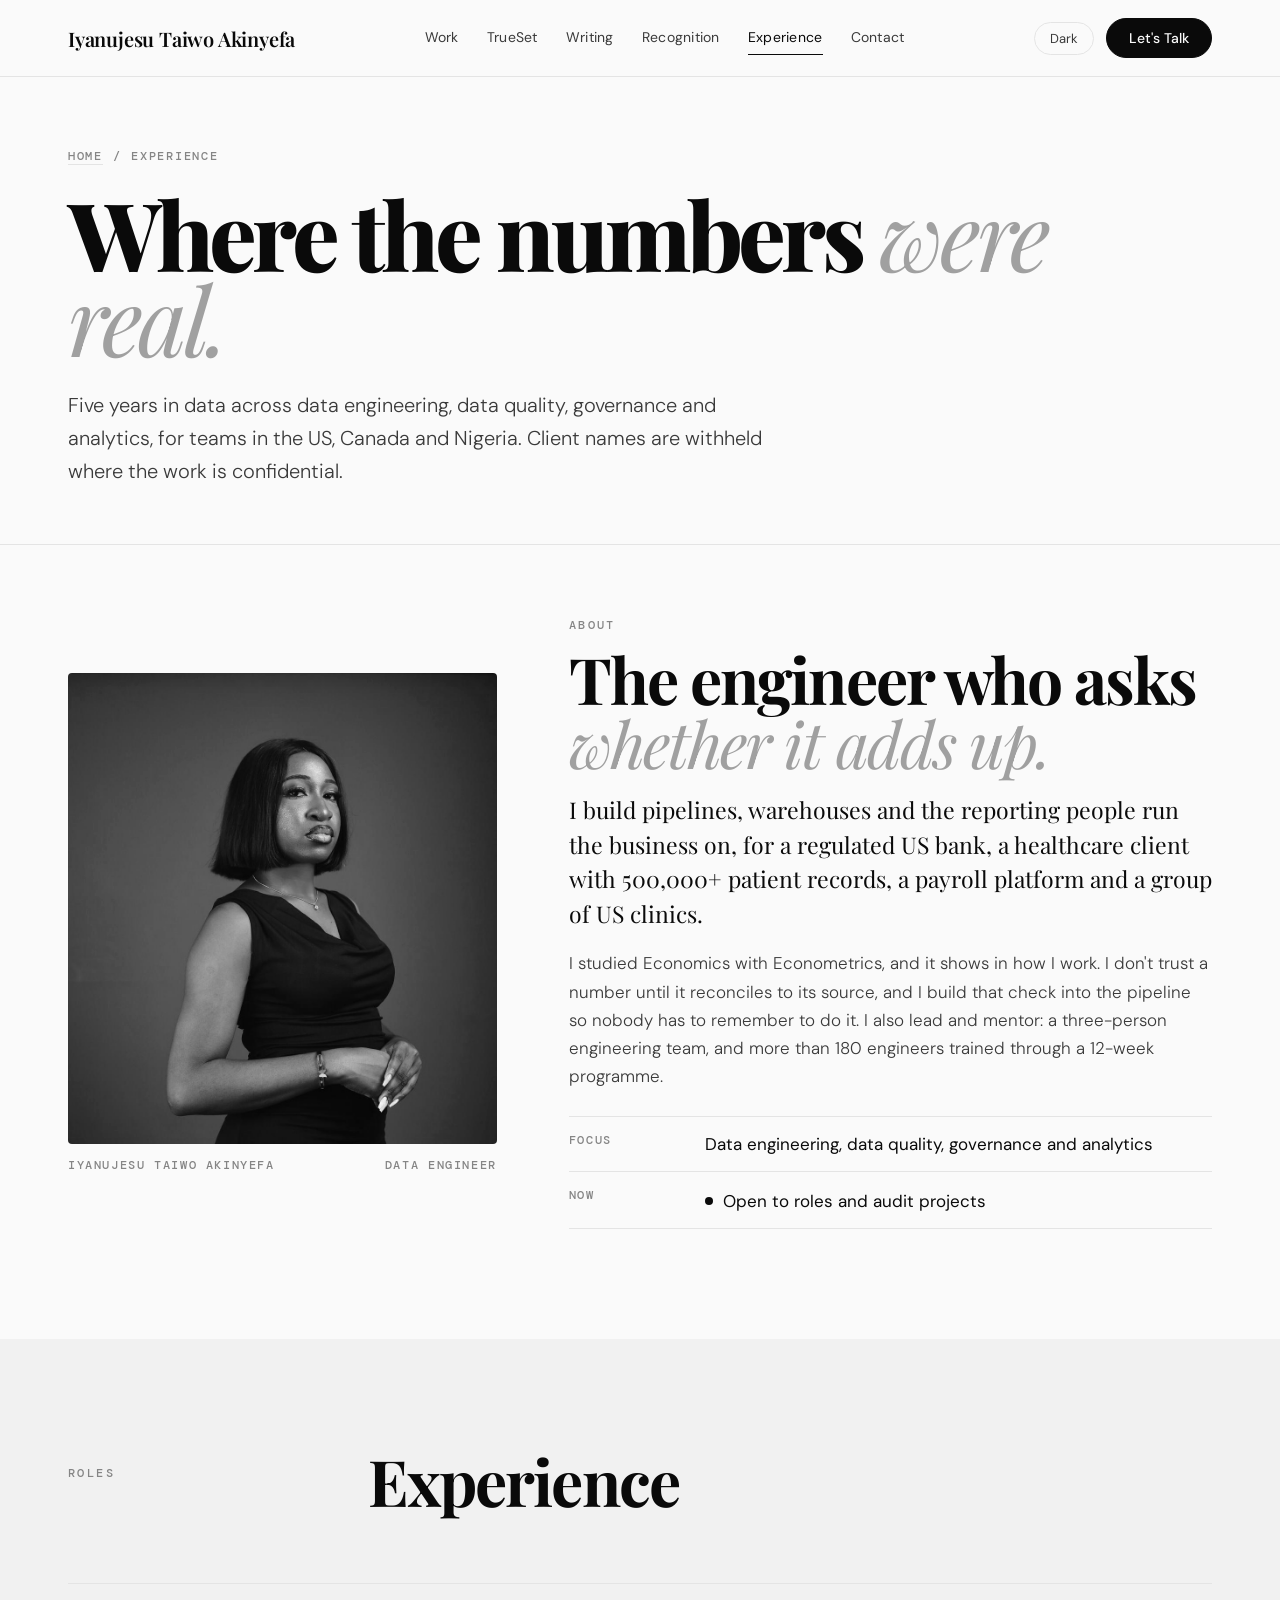
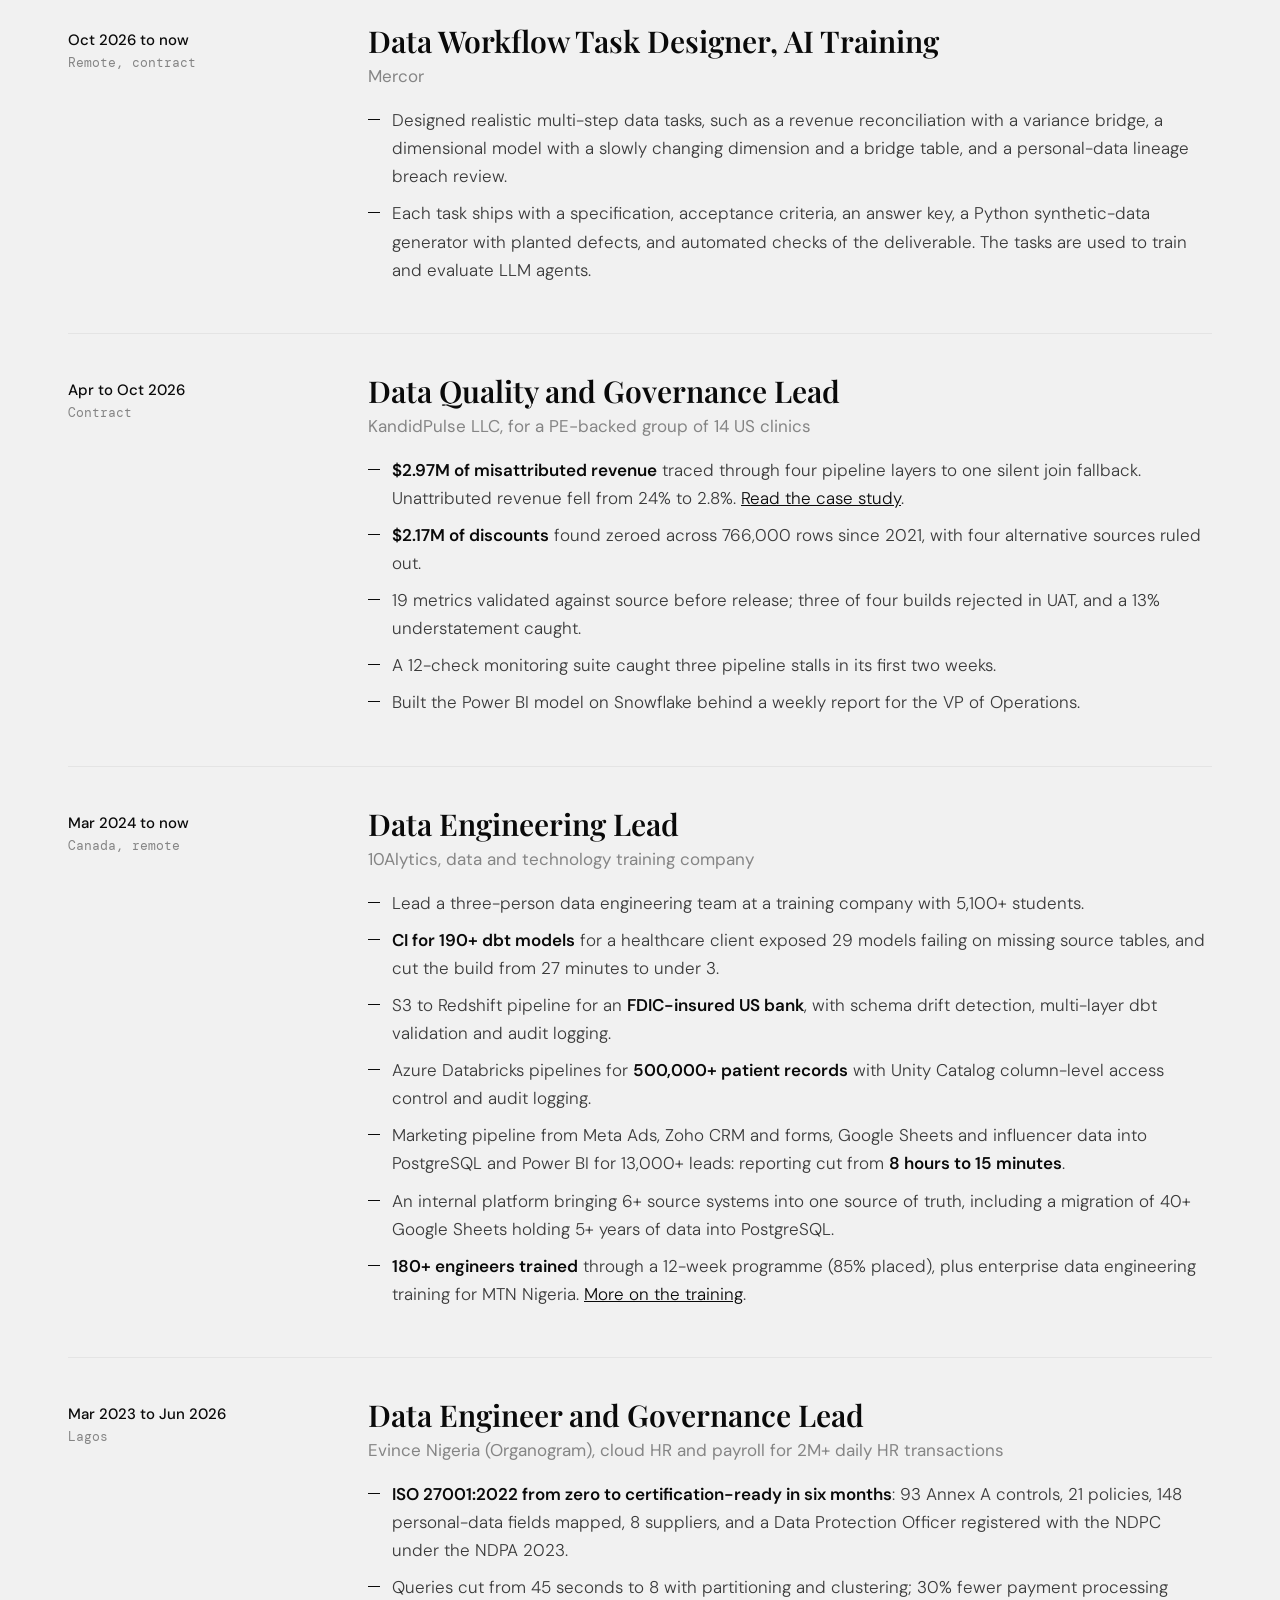
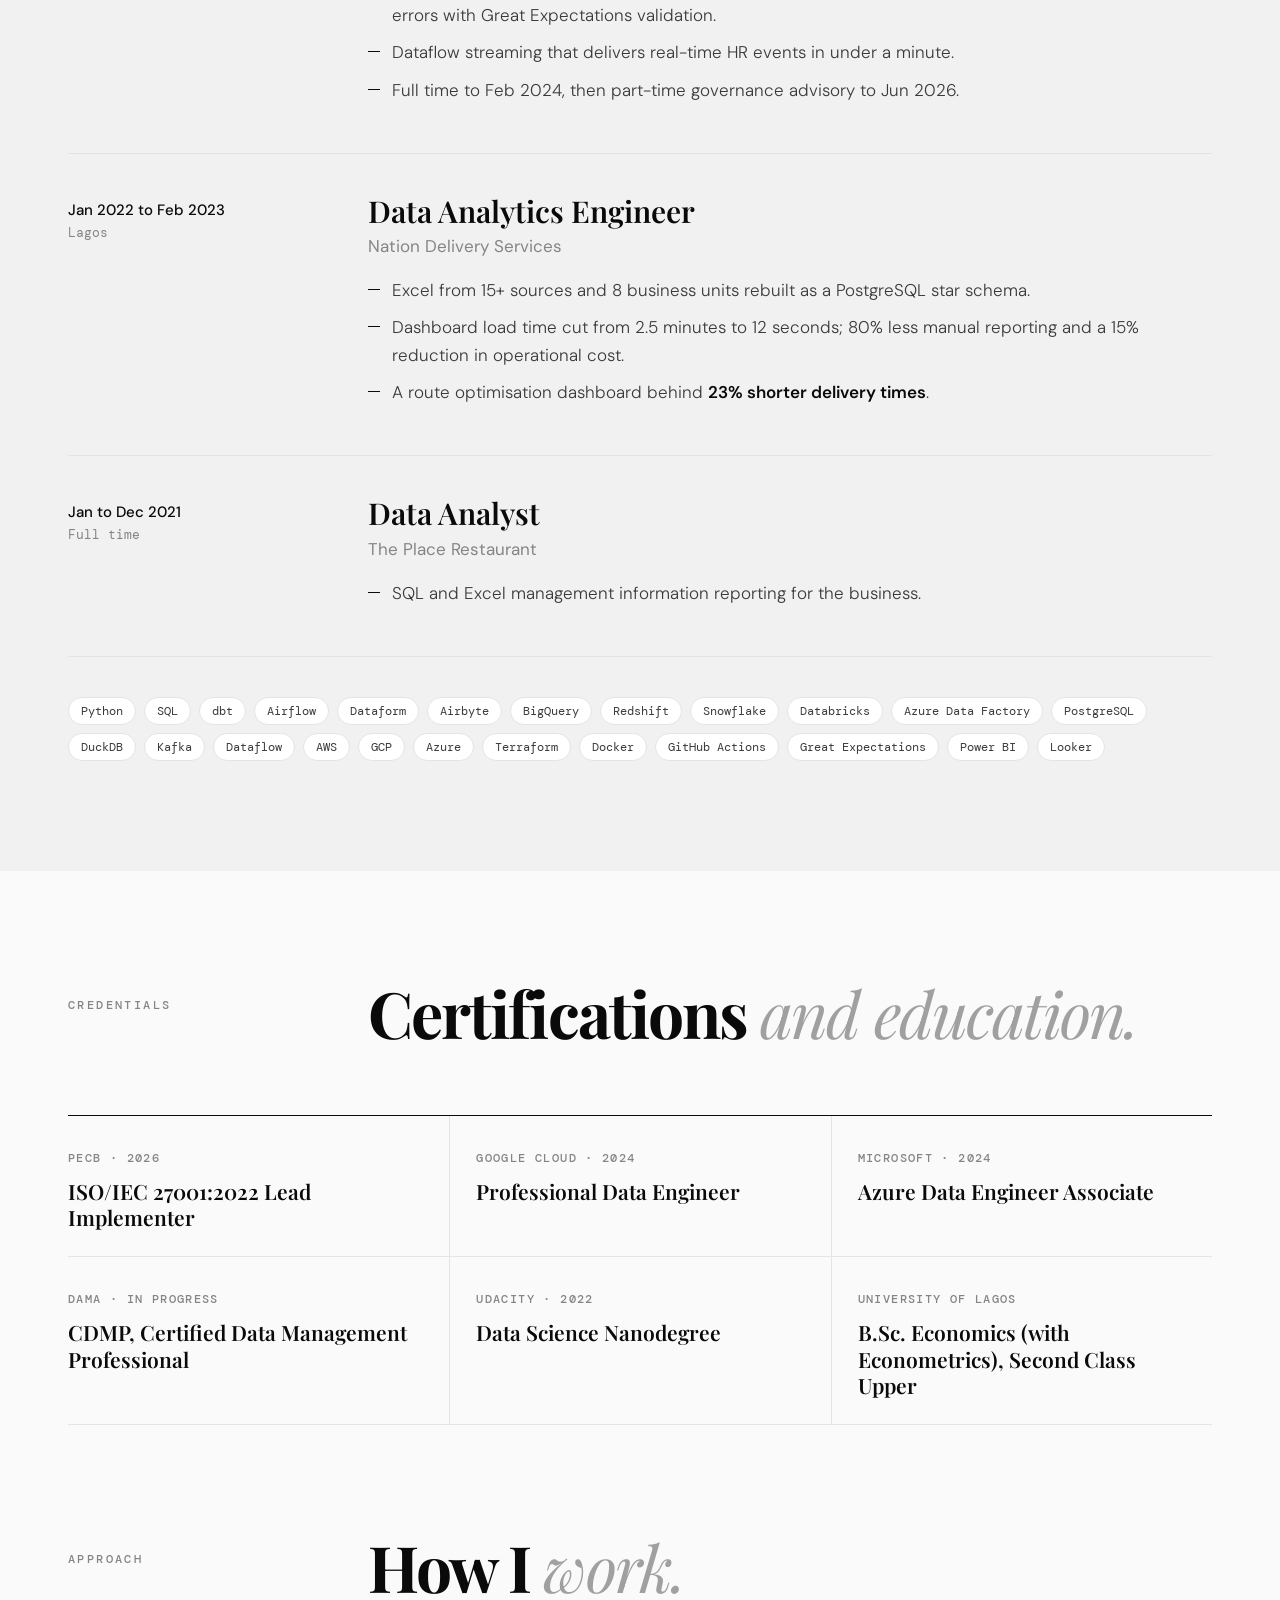
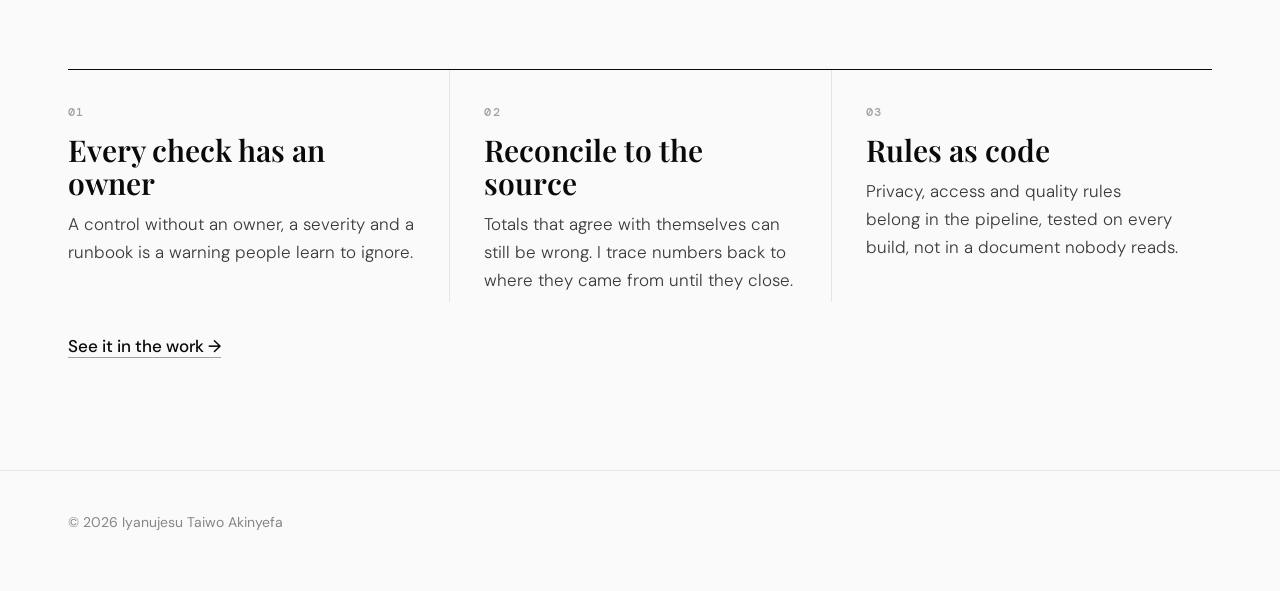
<file: experience.html>
<!doctype html>
<html lang="en" class="no-js">
<head>
<meta charset="utf-8">
<meta name="viewport" content="width=device-width, initial-scale=1">
<title>Experience | Iyanujesu Taiwo Akinyefa</title>
<meta name="description" content="Roles, certifications and approach of Iyanujesu Taiwo Akinyefa: data engineering, data quality, governance and analytics across the US, Canada and Nigeria.">
<link rel="canonical" href="https://tee-works.github.io/experience.html">
<meta property="og:title" content="Experience | Iyanujesu Taiwo Akinyefa">
<meta property="og:description" content="Roles, certifications and approach of Iyanujesu Taiwo Akinyefa: data engineering, data quality, governance and analytics across the US, Canada and Nigeria.">
<meta property="og:type" content="article">
<meta property="og:url" content="https://tee-works.github.io/experience.html">
<meta property="og:image" content="https://tee-works.github.io/assets/og-card.png">
<meta property="og:image:width" content="1200">
<meta property="og:image:height" content="630">
<meta property="og:image:alt" content="Bad data is quiet. I make it loud. Iyanujesu Taiwo Akinyefa">
<meta name="twitter:card" content="summary_large_image">
<meta name="twitter:image" content="https://tee-works.github.io/assets/og-card.png">
<meta name="theme-color" content="#0a0a0a">
<link rel="icon" href="data:image/svg+xml,%3Csvg xmlns='http://www.w3.org/2000/svg' viewBox='0 0 32 32'%3E%3Crect width='32' height='32' rx='7' fill='%230a0a0a'/%3E%3Ctext x='15' y='23' font-family='Georgia,serif' font-size='19' font-weight='700' fill='%23fafafa' text-anchor='middle'%3EI%3C/text%3E%3Crect x='21' y='20' width='6' height='2.5' fill='%23ff4d5e'/%3E%3C/svg%3E">
<script>try{var t=localStorage.getItem('theme');if(t)document.documentElement.setAttribute('data-theme',t)}catch(e){}</script>
<link rel="preconnect" href="https://fonts.googleapis.com">
<link rel="preconnect" href="https://fonts.gstatic.com" crossorigin>
<link href="https://fonts.googleapis.com/css2?family=Playfair+Display:ital,wght@0,400;0,500;0,600;0,700;0,800;1,400;1,500&family=DM+Sans:opsz,wght@9..40,300;9..40,400;9..40,500;9..40,600&family=DM+Mono:wght@400;500&display=swap" rel="stylesheet">
<link rel="stylesheet" href="assets/site.css?v=20261112c">
</head>
<body>
<a class="skip" href="#main">Skip to content</a>
<header class="nav" id="nav">
  <div class="wrap">
    <a class="logo" href="index.html">Iyanujesu Taiwo Akinyefa</a>
    <nav class="links" aria-label="Main"><a href="work/index.html">Work</a><a href="work/trueset.html">TrueSet</a><a href="writing/index.html">Writing</a><a href="recognition.html">Recognition</a><a href="experience.html" aria-current="page">Experience</a><a href="index.html#contact">Contact</a></nav>
    <div class="tools-r"><button class="theme" id="theme" type="button">Dark</button><a href="index.html#contact" class="btn small">Let's Talk</a></div>
  </div>
</header>
<main id="main">
<div class="ph"><div class="wrap">
  <div class="crumb"><a href="index.html">Home</a><span>/</span><span>Experience</span></div>
  <h1>Where the numbers <em>were real.</em></h1>
  <p class="lead">Five years in data across data engineering, data quality, governance and analytics, for teams in the US, Canada and Nigeria. Client names are withheld where the work is confidential.</p>
</div></div>
<section style="padding-top:72px">
  <div class="wrap about">
    <figure class="portrait rv">
      <img src="images/profile.jpg" alt="Iyanujesu Taiwo Akinyefa" width="1008" height="1080" loading="lazy">
      <figcaption><span>Iyanujesu Taiwo Akinyefa</span><span>Data Engineer</span></figcaption>
    </figure>
    <div class="rv">
      <div class="sec-num" style="padding:0 0 14px">About</div>
      <h2>The engineer who asks <em>whether it adds up.</em></h2>
      <p class="lead">I build pipelines, warehouses and the reporting people run the business on, for a regulated US bank, a healthcare client with 500,000+ patient records, a payroll platform and a group of US clinics.</p>
      <p>I studied Economics with Econometrics, and it shows in how I work. I don't trust a number until it reconciles to its source, and I build that check into the pipeline so nobody has to remember to do it. I also lead and mentor: a three-person engineering team, and more than 180 engineers trained through a 12-week programme.</p>
      <dl class="facts">
        <div><dt>Focus</dt><dd>Data engineering, data quality, governance and analytics</dd></div>
        <div><dt>Now</dt><dd><span class="avail"><i></i>Open to roles and audit projects</span></dd></div>
      </dl>
    </div>
  </div>
</section>
<section class="alt">
  <div class="wrap">
    <div class="sec-head rv"><div class="sec-num">Roles</div><div><h2>Experience</h2></div></div>
    <div class="timeline"><div class="role rv"><div class="when"><b>Oct 2026 to now</b>Remote, contract</div><div><h3>Data Workflow Task Designer, AI Training</h3><p class="org">Mercor</p><ul><li>Designed realistic multi-step data tasks, such as a revenue reconciliation with a variance bridge, a dimensional model with a slowly changing dimension and a bridge table, and a personal-data lineage breach review.</li><li>Each task ships with a specification, acceptance criteria, an answer key, a Python synthetic-data generator with planted defects, and automated checks of the deliverable. The tasks are used to train and evaluate LLM agents.</li></ul></div></div><div class="role rv"><div class="when"><b>Apr to Oct 2026</b>Contract</div><div><h3>Data Quality and Governance Lead</h3><p class="org">KandidPulse LLC, for a PE-backed group of 14 US clinics</p><ul><li><b>$2.97M of misattributed revenue</b> traced through four pipeline layers to one silent join fallback. Unattributed revenue fell from 24% to 2.8%. <a href="work/revenue-reconciliation.html">Read the case study</a>.</li><li><b>$2.17M of discounts</b> found zeroed across 766,000 rows since 2021, with four alternative sources ruled out.</li><li>19 metrics validated against source before release; three of four builds rejected in UAT, and a 13% understatement caught.</li><li>A 12-check monitoring suite caught three pipeline stalls in its first two weeks.</li><li>Built the Power BI model on Snowflake behind a weekly report for the VP of Operations.</li></ul></div></div><div class="role rv"><div class="when"><b>Mar 2024 to now</b>Canada, remote</div><div><h3>Data Engineering Lead</h3><p class="org">10Alytics, data and technology training company</p><ul><li>Lead a three-person data engineering team at a training company with 5,100+ students.</li><li><b>CI for 190+ dbt models</b> for a healthcare client exposed 29 models failing on missing source tables, and cut the build from 27 minutes to under 3.</li><li>S3 to Redshift pipeline for an <b>FDIC-insured US bank</b>, with schema drift detection, multi-layer dbt validation and audit logging.</li><li>Azure Databricks pipelines for <b>500,000+ patient records</b> with Unity Catalog column-level access control and audit logging.</li><li>Marketing pipeline from Meta Ads, Zoho CRM and forms, Google Sheets and influencer data into PostgreSQL and Power BI for 13,000+ leads: reporting cut from <b>8 hours to 15 minutes</b>.</li><li>An internal platform bringing 6+ source systems into one source of truth, including a migration of 40+ Google Sheets holding 5+ years of data into PostgreSQL.</li><li><b>180+ engineers trained</b> through a 12-week programme (85% placed), plus enterprise data engineering training for MTN Nigeria. <a href="recognition.html#mtn">More on the training</a>.</li></ul></div></div><div class="role rv"><div class="when"><b>Mar 2023 to Jun 2026</b>Lagos</div><div><h3>Data Engineer and Governance Lead</h3><p class="org">Evince Nigeria (Organogram), cloud HR and payroll for 2M+ daily HR transactions</p><ul><li><b>ISO 27001:2022 from zero to certification-ready in six months</b>: 93 Annex A controls, 21 policies, 148 personal-data fields mapped, 8 suppliers, and a Data Protection Officer registered with the NDPC under the NDPA 2023.</li><li>Queries cut from 45 seconds to 8 with partitioning and clustering; 30% fewer payment processing errors with Great Expectations validation.</li><li>Dataflow streaming that delivers real-time HR events in under a minute.</li><li>Full time to Feb 2024, then part-time governance advisory to Jun 2026.</li></ul></div></div><div class="role rv"><div class="when"><b>Jan 2022 to Feb 2023</b>Lagos</div><div><h3>Data Analytics Engineer</h3><p class="org">Nation Delivery Services</p><ul><li>Excel from 15+ sources and 8 business units rebuilt as a PostgreSQL star schema.</li><li>Dashboard load time cut from 2.5 minutes to 12 seconds; 80% less manual reporting and a 15% reduction in operational cost.</li><li>A route optimisation dashboard behind <b>23% shorter delivery times</b>.</li></ul></div></div><div class="role rv"><div class="when"><b>Jan to Dec 2021</b>Full time</div><div><h3>Data Analyst</h3><p class="org">The Place Restaurant</p><ul><li>SQL and Excel management information reporting for the business.</li></ul></div></div></div>
    <div class="tools rv"><span class="chip">Python</span><span class="chip">SQL</span><span class="chip">dbt</span><span class="chip">Airflow</span><span class="chip">Dataform</span><span class="chip">Airbyte</span><span class="chip">BigQuery</span><span class="chip">Redshift</span><span class="chip">Snowflake</span><span class="chip">Databricks</span><span class="chip">Azure Data Factory</span><span class="chip">PostgreSQL</span><span class="chip">DuckDB</span><span class="chip">Kafka</span><span class="chip">Dataflow</span><span class="chip">AWS</span><span class="chip">GCP</span><span class="chip">Azure</span><span class="chip">Terraform</span><span class="chip">Docker</span><span class="chip">GitHub Actions</span><span class="chip">Great Expectations</span><span class="chip">Power BI</span><span class="chip">Looker</span></div>
  </div>
</section>
<section id="certifications">
  <div class="wrap">
    <div class="sec-head rv"><div class="sec-num">Credentials</div><div><h2>Certifications <em>and education.</em></h2></div></div>
    <div class="certs"><div class="cert rv"><small>PECB · 2026</small><h3>ISO/IEC 27001:2022 Lead Implementer</h3></div><div class="cert rv"><small>Google Cloud · 2024</small><h3>Professional Data Engineer</h3></div><div class="cert rv"><small>Microsoft · 2024</small><h3>Azure Data Engineer Associate</h3></div><div class="cert rv"><small>DAMA · In progress</small><h3>CDMP, Certified Data Management Professional</h3></div><div class="cert rv"><small>Udacity · 2022</small><h3>Data Science Nanodegree</h3></div><div class="cert rv"><small>University of Lagos</small><h3>B.Sc. Economics (with Econometrics), Second Class Upper</h3></div></div>
  </div>
</section>
<section id="approach" class="tight">
  <div class="wrap">
    <div class="sec-head rv"><div class="sec-num">Approach</div><div><h2>How I <em>work.</em></h2></div></div>
    <div class="principles rv">
      <div class="pr"><div class="k">01</div><h3>Every check has an owner</h3><p>A control without an owner, a severity and a runbook is a warning people learn to ignore.</p></div>
      <div class="pr"><div class="k">02</div><h3>Reconcile to the source</h3><p>Totals that agree with themselves can still be wrong. I trace numbers back to where they came from until they close.</p></div>
      <div class="pr"><div class="k">03</div><h3>Rules as code</h3><p>Privacy, access and quality rules belong in the pipeline, tested on every build, not in a document nobody reads.</p></div>
    </div>
    <p class="morelink rv"><a href="work/index.html">See it in the work &rarr;</a></p>
  </div>
</section>
</main>
<footer><div class="wrap">&copy; 2026 Iyanujesu Taiwo Akinyefa</div></footer>
<script src="assets/site.js?v=20261112c" defer></script>
</body>
</html>
</file>
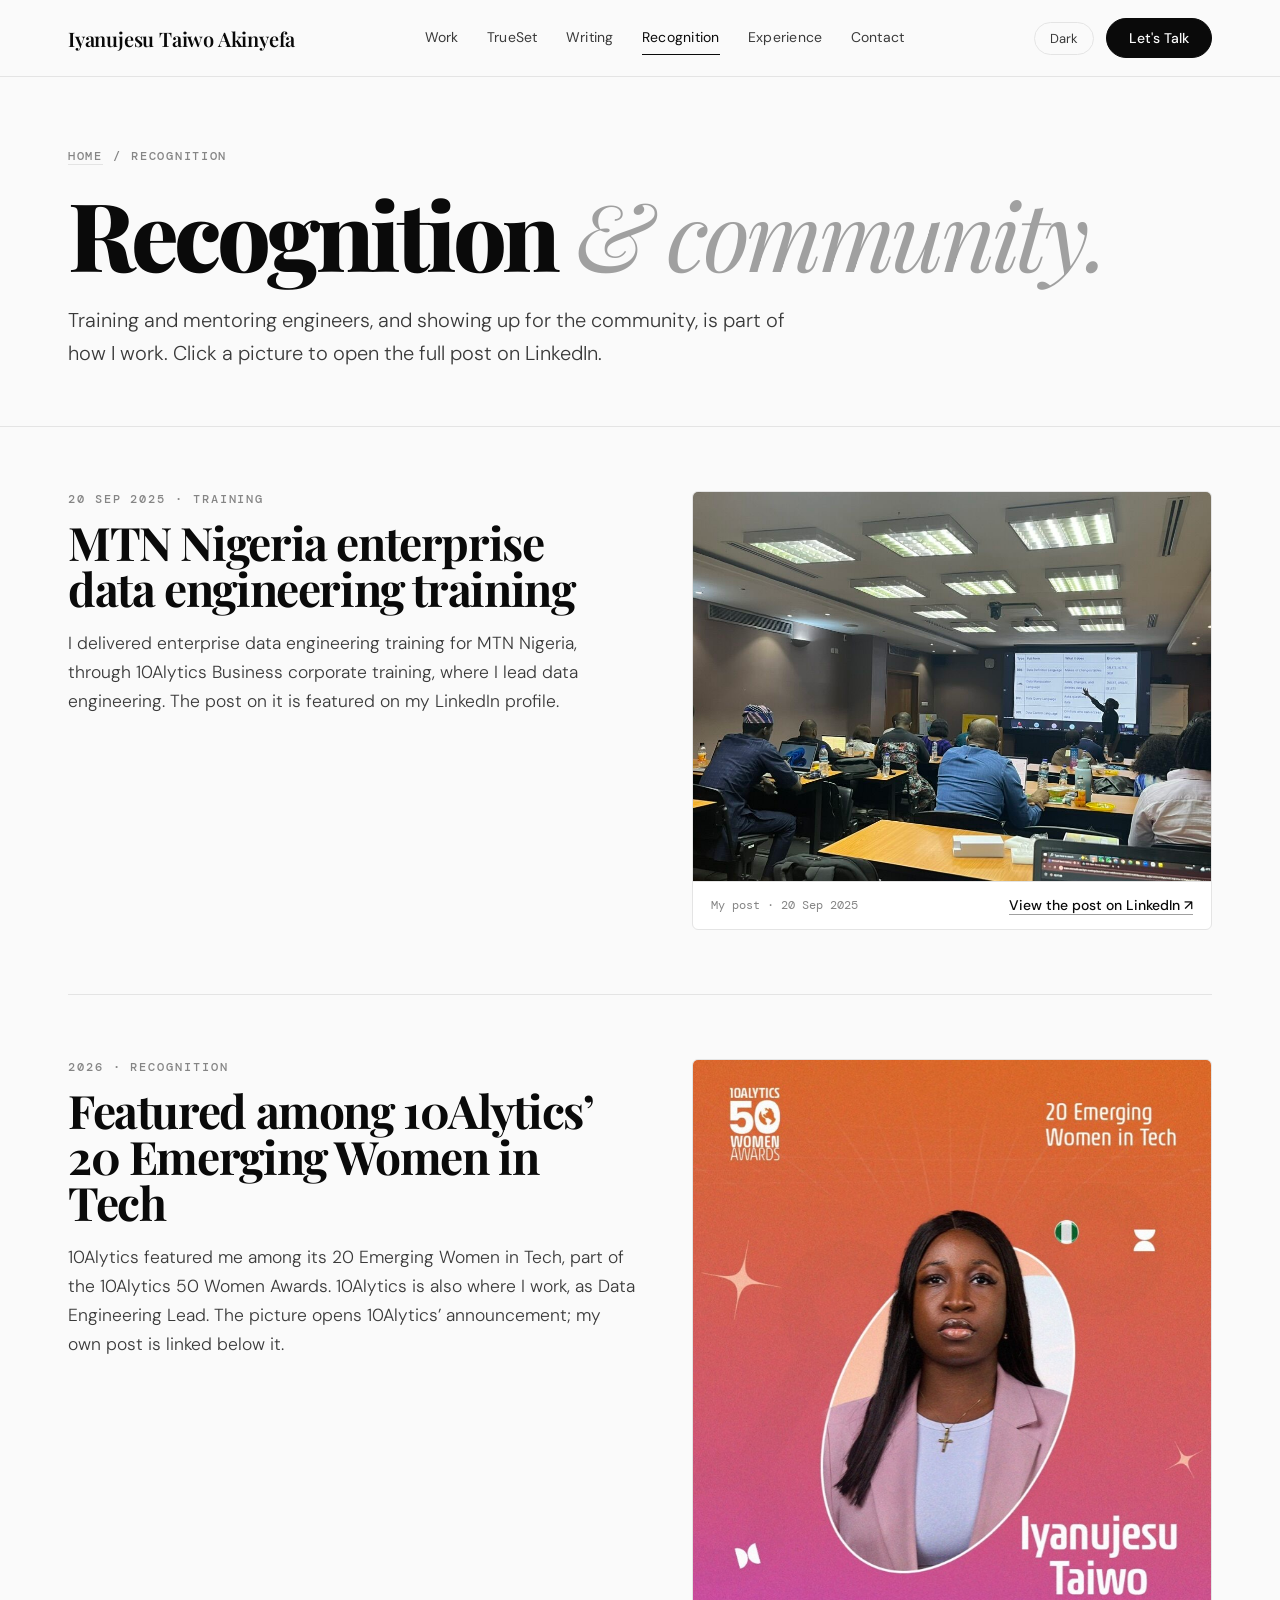
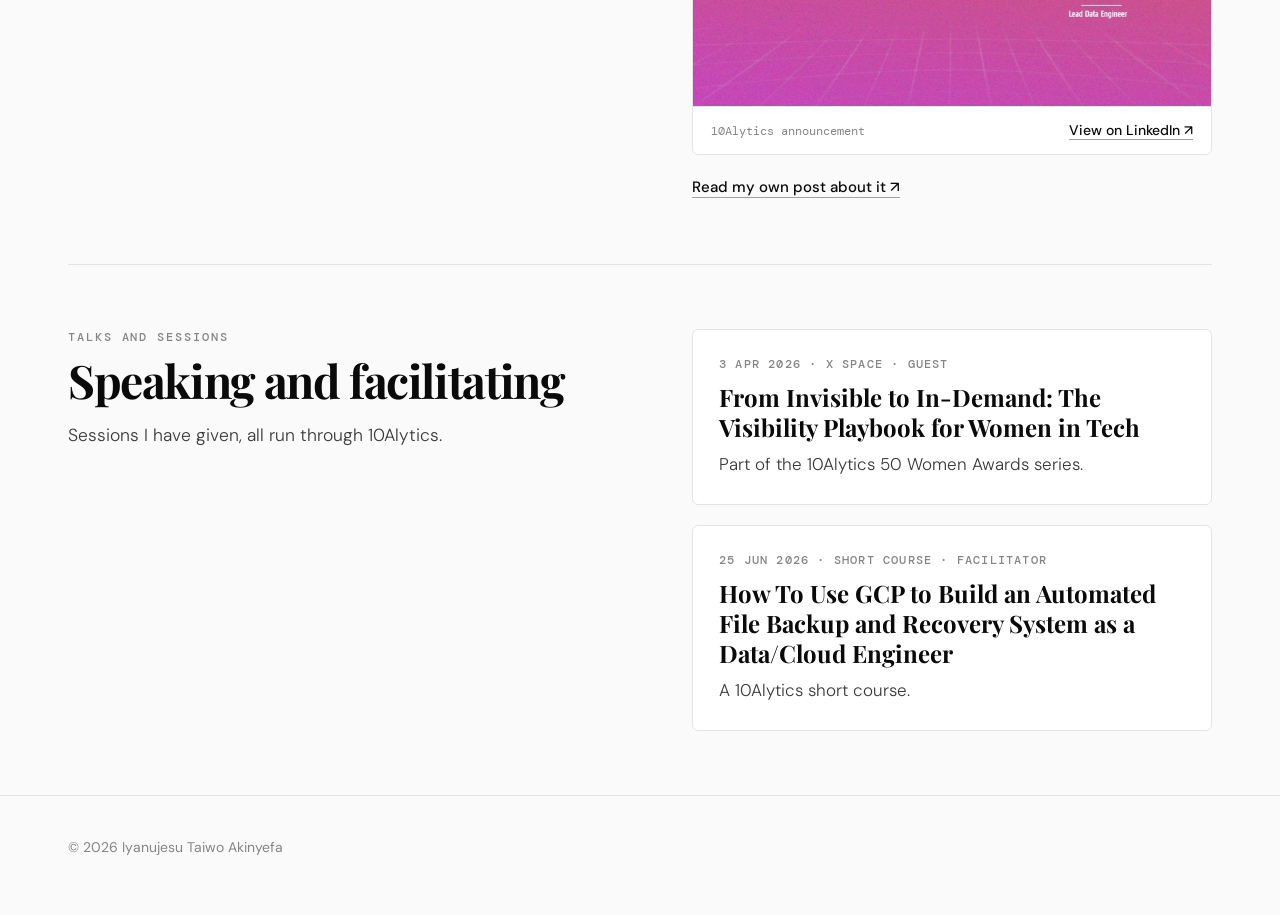
<file: recognition.html>
<!doctype html>
<html lang="en" class="no-js">
<head>
<meta charset="utf-8">
<meta name="viewport" content="width=device-width, initial-scale=1">
<title>Recognition and community | Iyanujesu Taiwo Akinyefa</title>
<meta name="description" content="MTN Nigeria enterprise data engineering training, featured among 10Alytics’ 20 Emerging Women in Tech, and talks by Iyanujesu Taiwo Akinyefa.">
<link rel="canonical" href="https://tee-works.github.io/recognition.html">
<meta property="og:title" content="Recognition and community | Iyanujesu Taiwo Akinyefa">
<meta property="og:description" content="MTN Nigeria enterprise data engineering training, featured among 10Alytics’ 20 Emerging Women in Tech, and talks by Iyanujesu Taiwo Akinyefa.">
<meta property="og:type" content="article">
<meta property="og:url" content="https://tee-works.github.io/recognition.html">
<meta property="og:image" content="https://tee-works.github.io/assets/og-card.png">
<meta property="og:image:width" content="1200">
<meta property="og:image:height" content="630">
<meta property="og:image:alt" content="Bad data is quiet. I make it loud. Iyanujesu Taiwo Akinyefa">
<meta name="twitter:card" content="summary_large_image">
<meta name="twitter:image" content="https://tee-works.github.io/assets/og-card.png">
<meta name="theme-color" content="#0a0a0a">
<link rel="icon" href="data:image/svg+xml,%3Csvg xmlns='http://www.w3.org/2000/svg' viewBox='0 0 32 32'%3E%3Crect width='32' height='32' rx='7' fill='%230a0a0a'/%3E%3Ctext x='15' y='23' font-family='Georgia,serif' font-size='19' font-weight='700' fill='%23fafafa' text-anchor='middle'%3EI%3C/text%3E%3Crect x='21' y='20' width='6' height='2.5' fill='%23ff4d5e'/%3E%3C/svg%3E">
<script>try{var t=localStorage.getItem('theme');if(t)document.documentElement.setAttribute('data-theme',t)}catch(e){}</script>
<link rel="preconnect" href="https://fonts.googleapis.com">
<link rel="preconnect" href="https://fonts.gstatic.com" crossorigin>
<link href="https://fonts.googleapis.com/css2?family=Playfair+Display:ital,wght@0,400;0,500;0,600;0,700;0,800;1,400;1,500&family=DM+Sans:opsz,wght@9..40,300;9..40,400;9..40,500;9..40,600&family=DM+Mono:wght@400;500&display=swap" rel="stylesheet">
<link rel="stylesheet" href="assets/site.css?v=20261112c">
</head>
<body>
<a class="skip" href="#main">Skip to content</a>
<header class="nav" id="nav">
  <div class="wrap">
    <a class="logo" href="index.html">Iyanujesu Taiwo Akinyefa</a>
    <nav class="links" aria-label="Main"><a href="work/index.html">Work</a><a href="work/trueset.html">TrueSet</a><a href="writing/index.html">Writing</a><a href="recognition.html" aria-current="page">Recognition</a><a href="experience.html">Experience</a><a href="index.html#contact">Contact</a></nav>
    <div class="tools-r"><button class="theme" id="theme" type="button">Dark</button><a href="index.html#contact" class="btn small">Let's Talk</a></div>
  </div>
</header>
<main id="main">
<div class="ph"><div class="wrap">
  <div class="crumb"><a href="index.html">Home</a><span>/</span><span>Recognition</span></div>
  <h1>Recognition <em>&amp; community.</em></h1>
  <p class="lead">Training and mentoring engineers, and showing up for the community, is part of how I work. Click a picture to open the full post on LinkedIn.</p>
</div></div>
<div class="wrap">
  <article class="rec" id="mtn">
    <div class="prose">
      <div class="when">20 Sep 2025 · Training</div>
      <h2>MTN Nigeria enterprise data engineering training</h2>
      <p>I delivered enterprise data engineering training for MTN Nigeria, through 10Alytics Business corporate training, where I lead data engineering. The post on it is featured on my LinkedIn profile.</p>
    </div>
    <div class="embeds"><a class="pic" href="https://www.linkedin.com/posts/iyanujesu-akinyefa_dataengineering-mtn-techtraining-activity-7375084356333191168-fLNV">
  <img src="images/mtn-training.jpg" width="1024" height="768" alt="Iyanujesu leading a SQL session for a room of MTN Nigeria engineers during the data engineering training" loading="lazy">
  <span class="pcap"><span>My post · 20 Sep 2025</span><b>View the post on LinkedIn &nearr;</b></span>
</a></div>
  </article>

  <article class="rec" id="women-in-tech">
    <div class="prose">
      <div class="when">2026 · Recognition</div>
      <h2>Featured among 10Alytics’ 20 Emerging Women in Tech</h2>
      <p>10Alytics featured me among its 20 Emerging Women in Tech, part of the 10Alytics 50 Women Awards. 10Alytics is also where I work, as Data Engineering Lead. The picture opens 10Alytics’ announcement; my own post is linked below it.</p>
    </div>
    <div class="embeds">
      <a class="pic" href="https://www.linkedin.com/feed/update/urn:li:ugcPost:7448809628206968832/">
  <img src="images/women-in-tech.jpg" width="721" height="900" alt="Iyanujesu Taiwo featured among the 20 Emerging Women in Tech, 10Alytics 50 Women Awards" loading="lazy">
  <span class="pcap"><span>10Alytics announcement</span><b>View on LinkedIn &nearr;</b></span>
</a>
      <p class="also"><a href="https://www.linkedin.com/feed/update/urn:li:activity:7448826545533513728/">Read my own post about it &nearr;</a></p>
    </div>
  </article>

  <article class="rec" id="talks">
    <div class="prose">
      <div class="when">Talks and sessions</div>
      <h2>Speaking and facilitating</h2>
      <p>Sessions I have given, all run through 10Alytics.</p>
    </div>
    <div class="embeds">
      <div class="textcard"><div class="who">3 Apr 2026 · X Space · Guest</div><h3>From Invisible to In-Demand: The Visibility Playbook for Women in Tech</h3><p>Part of the 10Alytics 50 Women Awards series.</p></div>
      <div class="textcard"><div class="who">25 Jun 2026 · Short course · Facilitator</div><h3>How To Use GCP to Build an Automated File Backup and Recovery System as a Data/Cloud Engineer</h3><p>A 10Alytics short course.</p></div>
    </div>
  </article>
</div>
</main>
<footer><div class="wrap">&copy; 2026 Iyanujesu Taiwo Akinyefa</div></footer>
<script src="assets/site.js?v=20261112c" defer></script>
</body>
</html>
</file>
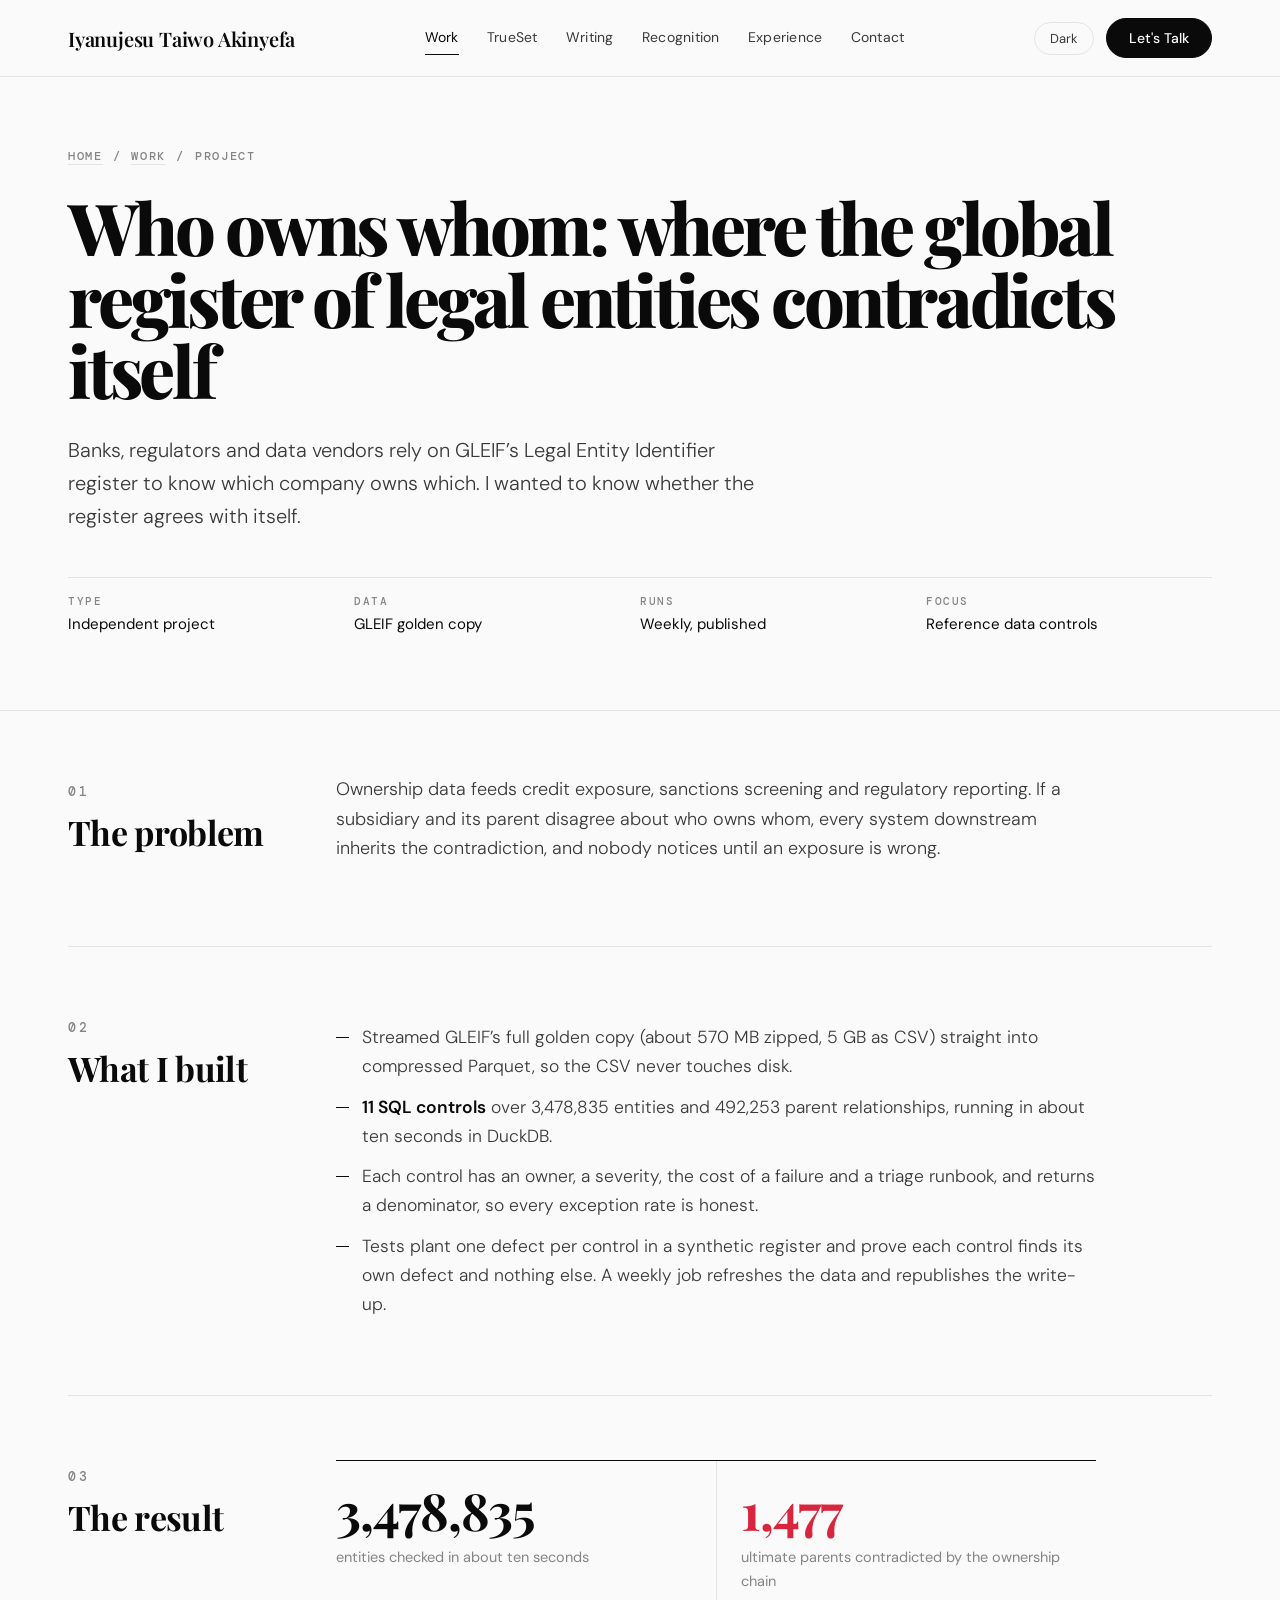
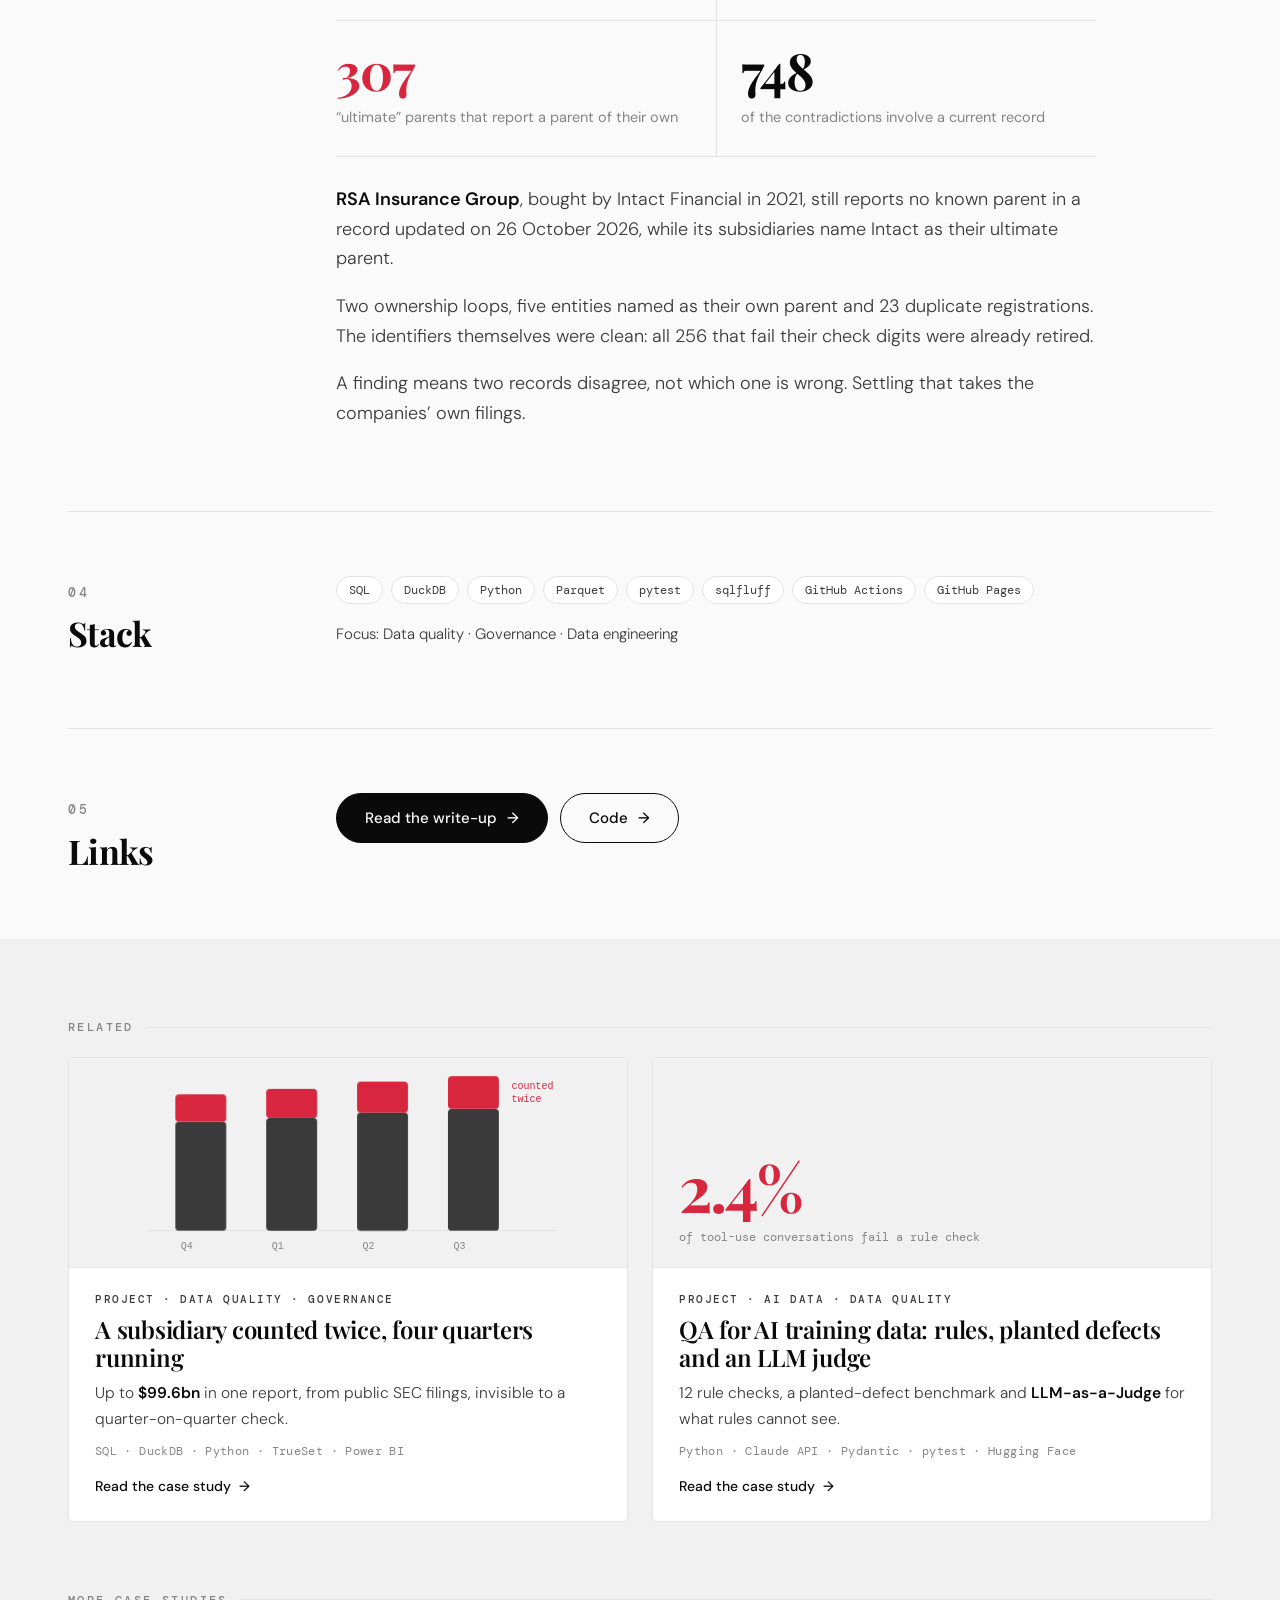
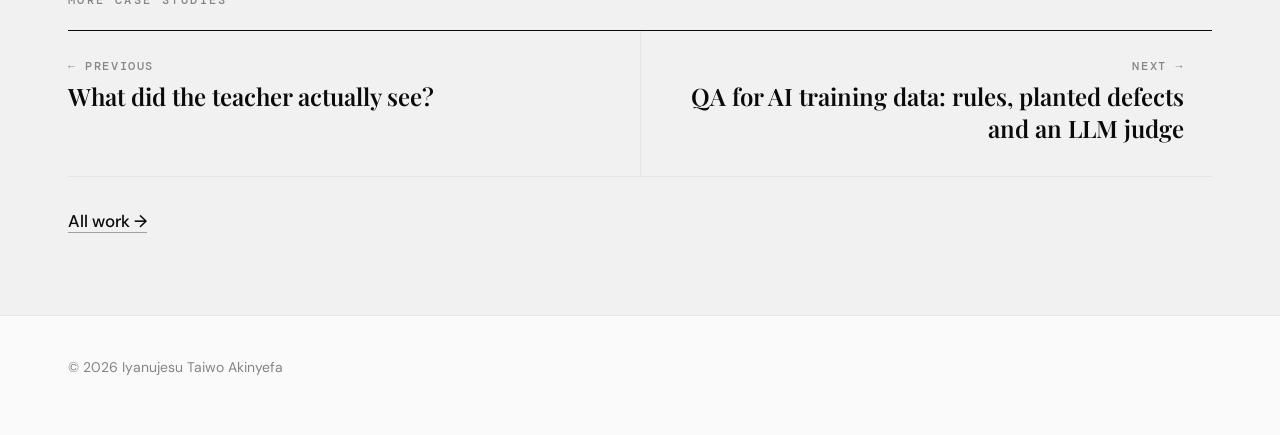
<file: work/entity-data-quality.html>
<!doctype html>
<html lang="en" class="no-js">
<head>
<meta charset="utf-8">
<meta name="viewport" content="width=device-width, initial-scale=1">
<title>Who owns whom: where the global register of legal entities contradicts itself | Iyanujesu Taiwo Akinyefa</title>
<meta name="description" content="Banks, regulators and data vendors rely on GLEIF’s Legal Entity Identifier register to know which company owns which. I wanted to know whether the...">
<link rel="canonical" href="https://tee-works.github.io/work/entity-data-quality.html">
<meta property="og:title" content="Who owns whom: where the global register of legal entities contradicts itself | Iyanujesu Taiwo Akinyefa">
<meta property="og:description" content="Banks, regulators and data vendors rely on GLEIF’s Legal Entity Identifier register to know which company owns which. I wanted to know whether the...">
<meta property="og:type" content="article">
<meta property="og:url" content="https://tee-works.github.io/work/entity-data-quality.html">
<meta property="og:image" content="https://tee-works.github.io/assets/og-card.png">
<meta property="og:image:width" content="1200">
<meta property="og:image:height" content="630">
<meta property="og:image:alt" content="Bad data is quiet. I make it loud. Iyanujesu Taiwo Akinyefa">
<meta name="twitter:card" content="summary_large_image">
<meta name="twitter:image" content="https://tee-works.github.io/assets/og-card.png">
<meta name="theme-color" content="#0a0a0a">
<link rel="icon" href="data:image/svg+xml,%3Csvg xmlns='http://www.w3.org/2000/svg' viewBox='0 0 32 32'%3E%3Crect width='32' height='32' rx='7' fill='%230a0a0a'/%3E%3Ctext x='15' y='23' font-family='Georgia,serif' font-size='19' font-weight='700' fill='%23fafafa' text-anchor='middle'%3EI%3C/text%3E%3Crect x='21' y='20' width='6' height='2.5' fill='%23ff4d5e'/%3E%3C/svg%3E">
<script>try{var t=localStorage.getItem('theme');if(t)document.documentElement.setAttribute('data-theme',t)}catch(e){}</script>
<link rel="preconnect" href="https://fonts.googleapis.com">
<link rel="preconnect" href="https://fonts.gstatic.com" crossorigin>
<link href="https://fonts.googleapis.com/css2?family=Playfair+Display:ital,wght@0,400;0,500;0,600;0,700;0,800;1,400;1,500&family=DM+Sans:opsz,wght@9..40,300;9..40,400;9..40,500;9..40,600&family=DM+Mono:wght@400;500&display=swap" rel="stylesheet">
<link rel="stylesheet" href="../assets/site.css?v=20261112c">
</head>
<body>
<a class="skip" href="#main">Skip to content</a>
<header class="nav" id="nav">
  <div class="wrap">
    <a class="logo" href="../index.html">Iyanujesu Taiwo Akinyefa</a>
    <nav class="links" aria-label="Main"><a href="../work/index.html" aria-current="page">Work</a><a href="../work/trueset.html">TrueSet</a><a href="../writing/index.html">Writing</a><a href="../recognition.html">Recognition</a><a href="../experience.html">Experience</a><a href="../index.html#contact">Contact</a></nav>
    <div class="tools-r"><button class="theme" id="theme" type="button">Dark</button><a href="../index.html#contact" class="btn small">Let's Talk</a></div>
  </div>
</header>
<main id="main">
<div class="ph"><div class="wrap">
  <div class="crumb"><a href="../index.html">Home</a><span>/</span><a href="index.html">Work</a><span>/</span><span>Project</span></div>
  <h1 style="font-size:clamp(38px,5.6vw,80px);line-height:1;max-width:1050px">Who owns whom: where the global register of legal entities contradicts itself</h1>
  <p class="lead">Banks, regulators and data vendors rely on GLEIF’s Legal Entity Identifier register to know which company owns which. I wanted to know whether the register agrees with itself.</p>
  <dl class="cs-meta"><div><dt>Type</dt><dd>Independent project</dd></div><div><dt>Data</dt><dd>GLEIF golden copy</dd></div><div><dt>Runs</dt><dd>Weekly, published</dd></div><div><dt>Focus</dt><dd>Reference data controls</dd></div></dl>
</div></div>
<div class="wrap">
  <div class="story"><h2>01<span>The problem</span></h2><div class="prose"><p>Ownership data feeds credit exposure, sanctions screening and regulatory reporting. If a subsidiary and its parent disagree about who owns whom, every system downstream inherits the contradiction, and nobody notices until an exposure is wrong.</p></div></div>
  <div class="story"><h2>02<span>What I built</span></h2><div class="prose"><ul><li>Streamed GLEIF’s full golden copy (about 570 MB zipped, 5 GB as CSV) straight into compressed Parquet, so the CSV never touches disk.</li><li><b>11 SQL controls</b> over 3,478,835 entities and 492,253 parent relationships, running in about ten seconds in DuckDB.</li><li>Each control has an owner, a severity, the cost of a failure and a triage runbook, and returns a denominator, so every exception rate is honest.</li><li>Tests plant one defect per control in a synthetic register and prove each control finds its own defect and nothing else. A weekly job refreshes the data and republishes the write-up.</li></ul></div></div>
  <div class="story"><h2>03<span>The result</span></h2><div class="prose"><div class="tiles"><div class="tile"><div class="n">3,478,835</div><div class="l">entities checked in about ten seconds</div></div><div class="tile"><div class="n red">1,477</div><div class="l">ultimate parents contradicted by the ownership chain</div></div><div class="tile"><div class="n red">307</div><div class="l">“ultimate” parents that report a parent of their own</div></div><div class="tile"><div class="n">748</div><div class="l">of the contradictions involve a current record</div></div></div><p><b>RSA Insurance Group</b>, bought by Intact Financial in 2021, still reports no known parent in a record updated on 26 October 2026, while its subsidiaries name Intact as their ultimate parent.</p><p>Two ownership loops, five entities named as their own parent and 23 duplicate registrations. The identifiers themselves were clean: all 256 that fail their check digits were already retired.</p><p>A finding means two records disagree, not which one is wrong. Settling that takes the companies’ own filings.</p></div></div>
  <div class="story"><h2>04<span>Stack</span></h2><div class="prose"><div class="chips"><span class="chip">SQL</span><span class="chip">DuckDB</span><span class="chip">Python</span><span class="chip">Parquet</span><span class="chip">pytest</span><span class="chip">sqlfluff</span><span class="chip">GitHub Actions</span><span class="chip">GitHub Pages</span></div><p style="margin-top:18px;font-size:15px">Focus: Data quality · Governance · Data engineering</p></div></div>
  <div class="story"><h2>05<span>Links</span></h2><div class="prose"><div class="linkrow"><a class="btn" href="https://tee-works.github.io/entity-data-quality/">Read the write-up <span class="arr">&rarr;</span></a><a class="btn ghost" href="https://github.com/Tee-works/entity-data-quality">Code <span class="arr">&rarr;</span></a></div></div></div>
</div>
<section class="alt" style="padding:80px 0">
  <div class="wrap">
    <div class="subhead" style="margin-top:0">Related</div>
    <div class="work two"><a class="wcard rv" href="../work/holdings-data-quality.html" data-cats="dq gov">
  <div class="art"><svg viewBox="0 0 520 230" aria-hidden="true">
              <line x1="40" y1="190" x2="490" y2="190" stroke="var(--rule)" stroke-width="1.5"/>
              <g>
                <rect class="grow" x="70"  y="70" width="56" height="120" rx="4" fill="var(--ink-2)"/>
                <rect class="grow" x="70"  y="40" width="56" height="30" rx="4" fill="var(--signal)" style="animation-delay:.2s"/>
                <rect class="grow" x="170" y="66" width="56" height="124" rx="4" fill="var(--ink-2)" style="animation-delay:.1s"/>
                <rect class="grow" x="170" y="34" width="56" height="32" rx="4" fill="var(--signal)" style="animation-delay:.3s"/>
                <rect class="grow" x="270" y="60" width="56" height="130" rx="4" fill="var(--ink-2)" style="animation-delay:.2s"/>
                <rect class="grow" x="270" y="26" width="56" height="34" rx="4" fill="var(--signal)" style="animation-delay:.4s"/>
                <rect class="grow" x="370" y="56" width="56" height="134" rx="4" fill="var(--ink-2)" style="animation-delay:.3s"/>
                <rect class="grow" x="370" y="20" width="56" height="36" rx="4" fill="var(--signal)" style="animation-delay:.5s"/>
              </g>
              <g font-family="JetBrains Mono, monospace" font-size="11" fill="var(--muted)">
                <text x="76" y="210">Q4</text><text x="176" y="210">Q1</text><text x="276" y="210">Q2</text><text x="376" y="210">Q3</text>
                <text x="440" y="34" fill="var(--signal)">counted</text><text x="440" y="48" fill="var(--signal)">twice</text>
              </g>
            </svg></div>
  <div class="txt"><div class="kind">Project · Data quality · Governance</div><h3>A subsidiary counted twice, four quarters running</h3><p class="find">Up to <b>$99.6bn</b> in one report, from public SEC filings, invisible to a quarter-on-quarter check.</p><div class="tag">SQL · DuckDB · Python · TrueSet · Power BI</div><span class="open">Read the case study <span class="arr">&rarr;</span></span></div>
</a><a class="wcard rv" href="../work/tool-use-sft-data-qa.html" data-cats="ai dq">
  <div class="art"><div class="art num"><b>2.4%</b><span>of tool-use conversations fail a rule check</span></div></div>
  <div class="txt"><div class="kind">Project · AI data · Data quality</div><h3>QA for AI training data: rules, planted defects and an LLM judge</h3><p class="find">12 rule checks, a planted-defect benchmark and <b>LLM-as-a-Judge</b> for what rules cannot see.</p><div class="tag">Python · Claude API · Pydantic · pytest · Hugging Face</div><span class="open">Read the case study <span class="arr">&rarr;</span></span></div>
</a></div>
    <div class="subhead">More case studies</div>
    <nav class="pn" aria-label="Previous and next case study">
      <a href="point-in-time-pupil-scores.html"><small>&larr; Previous</small><b>What did the teacher actually see?</b></a>
      <a href="tool-use-sft-data-qa.html"><small>Next &rarr;</small><b>QA for AI training data: rules, planted defects and an LLM judge</b></a>
    </nav>
    <p class="morelink"><a href="index.html">All work &rarr;</a></p>
  </div>
</section>
</main>
<footer><div class="wrap">&copy; 2026 Iyanujesu Taiwo Akinyefa</div></footer>
<script src="../assets/site.js?v=20261112c" defer></script>
</body>
</html>
</file>
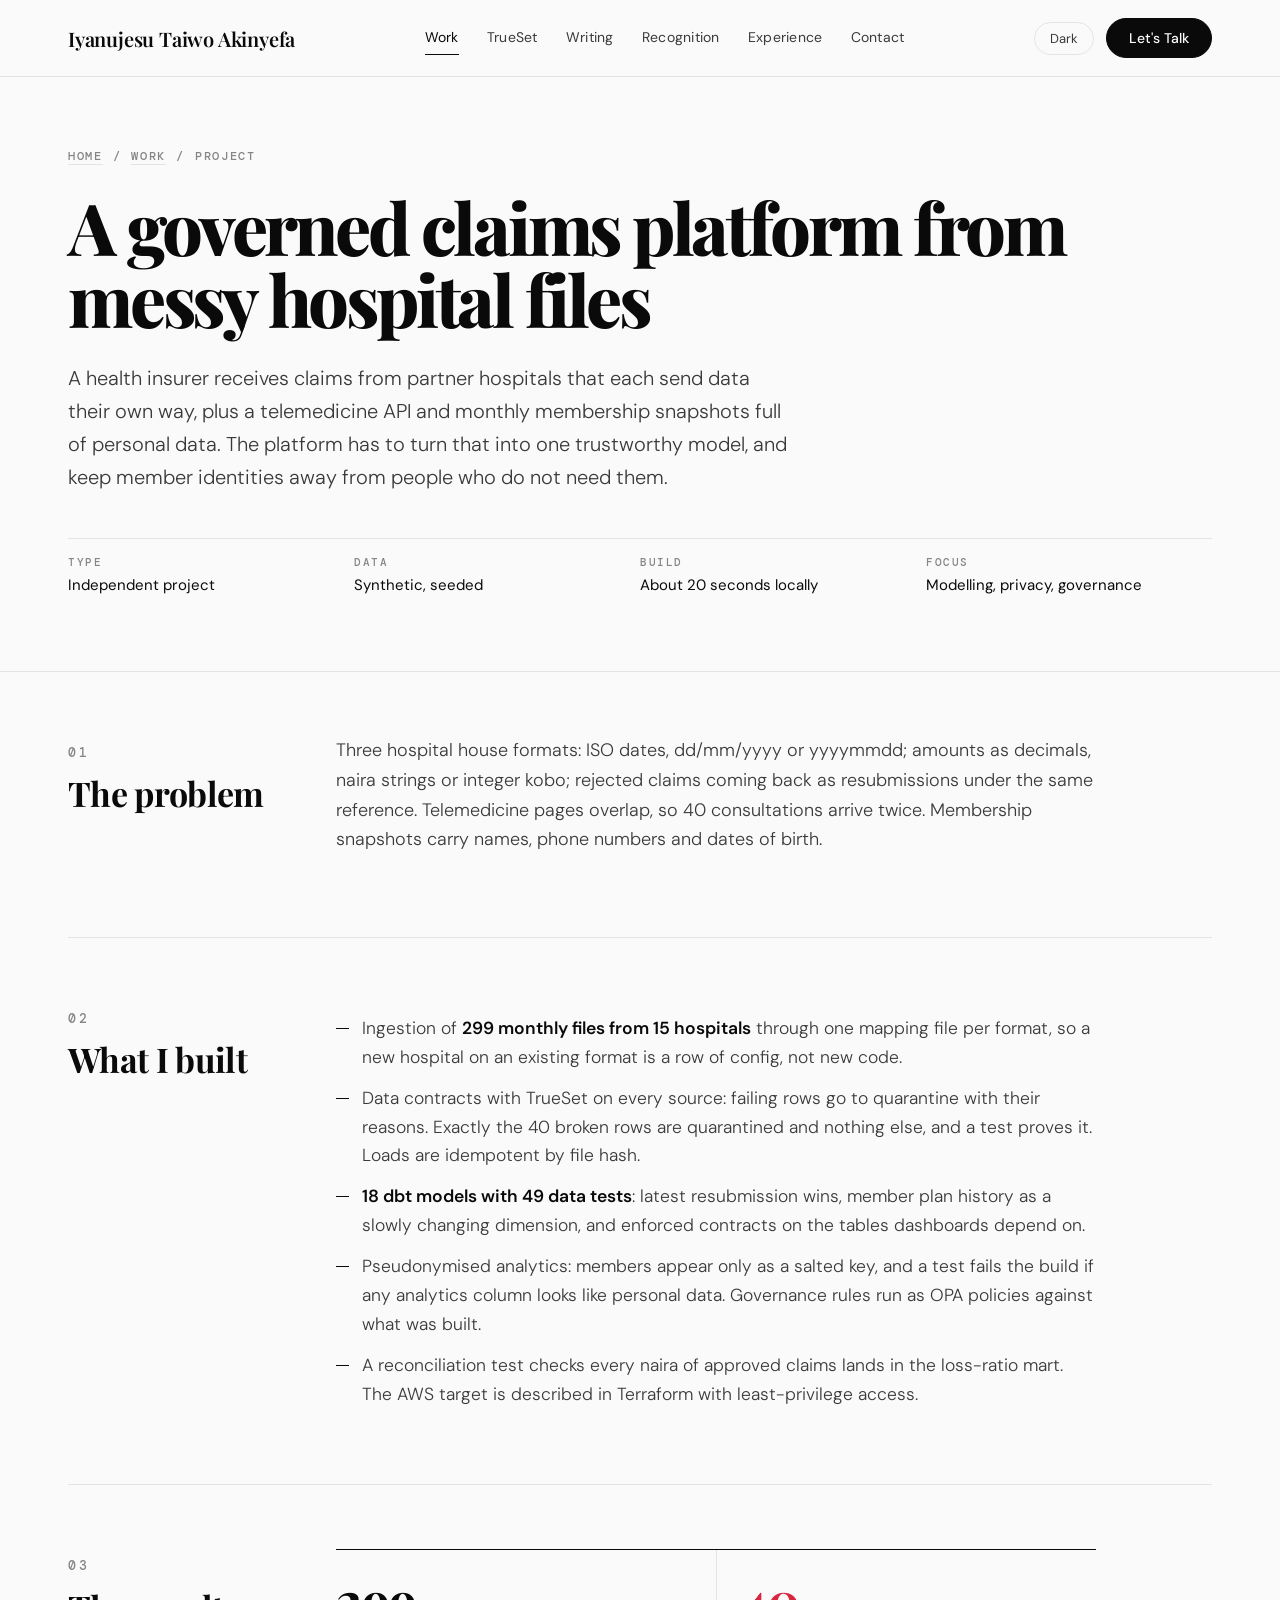
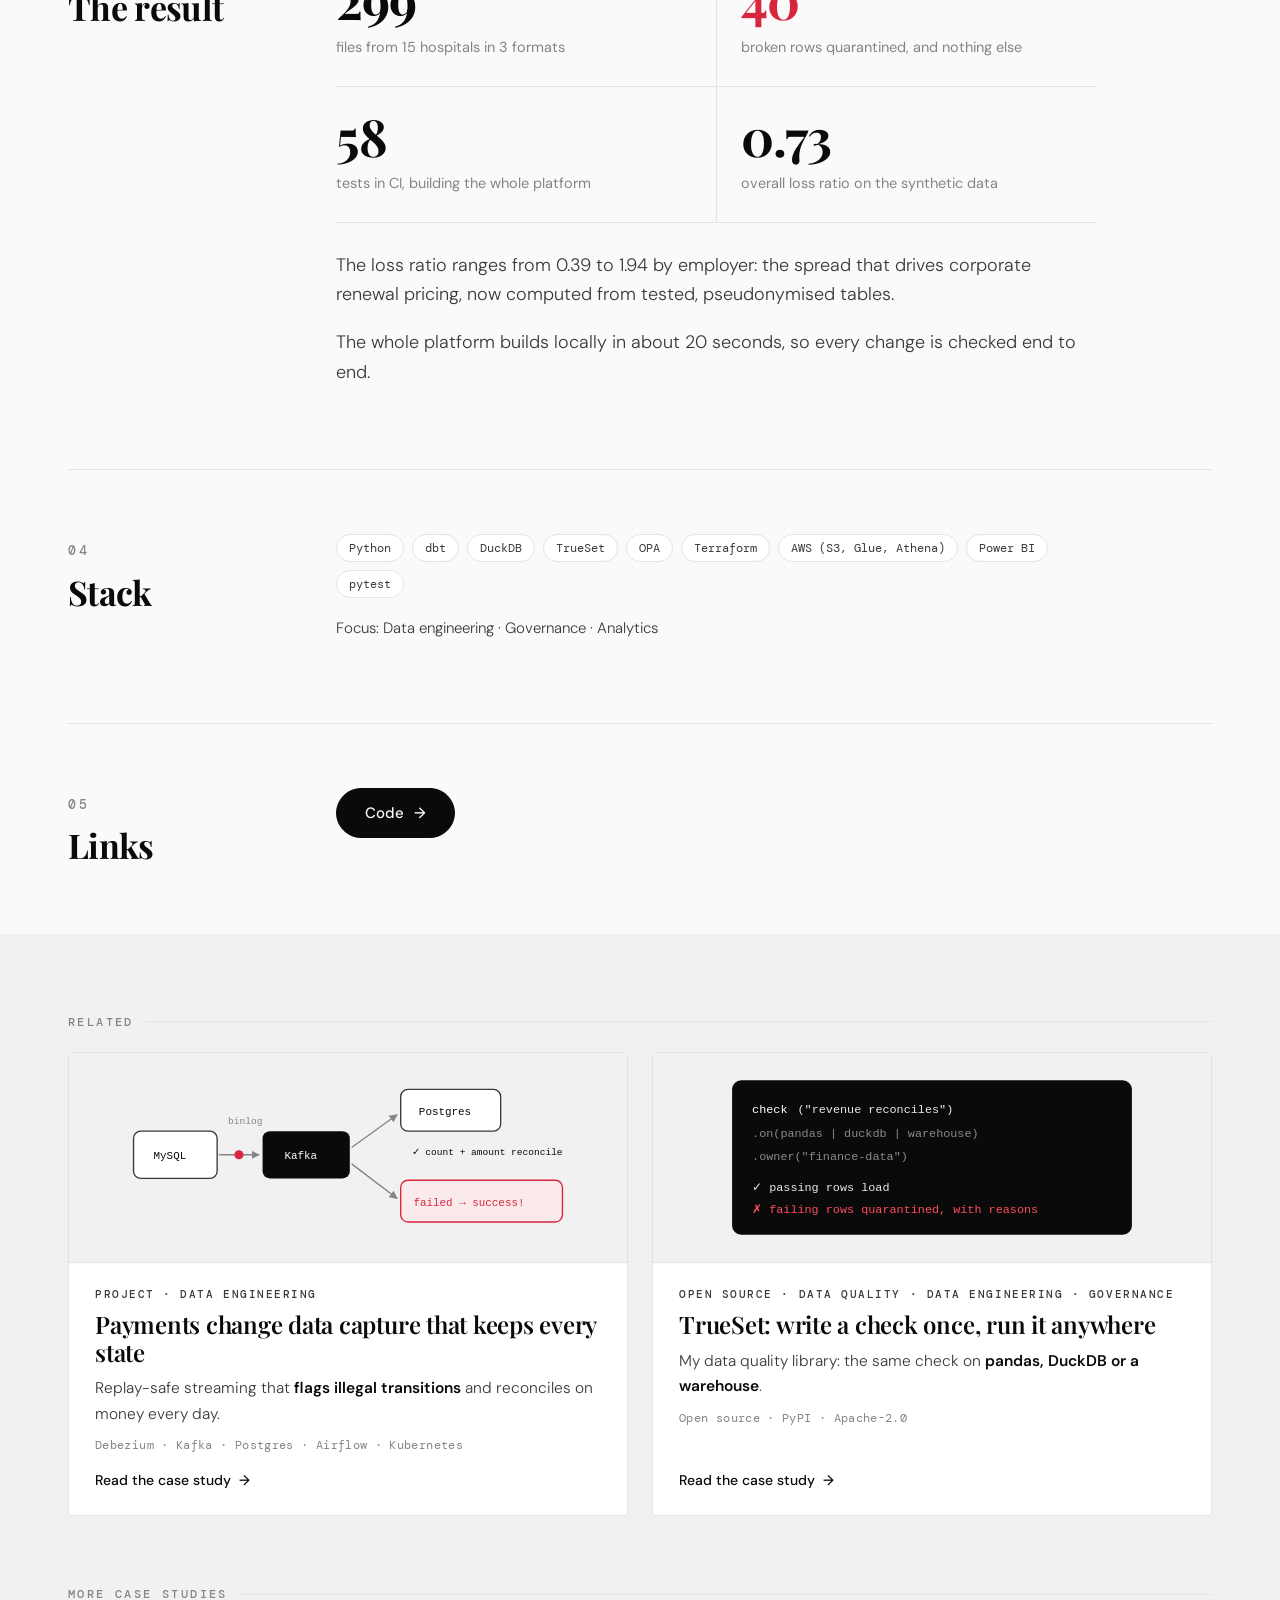
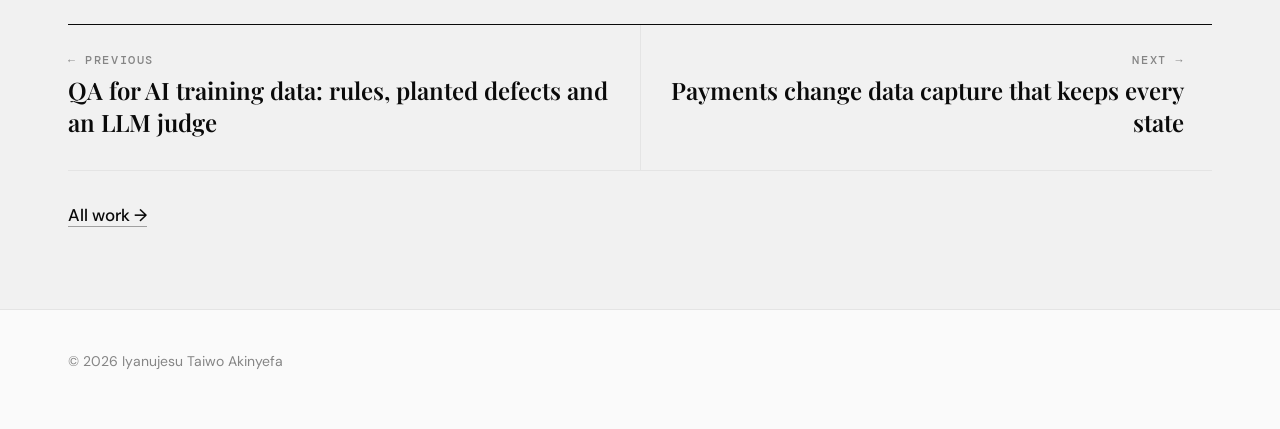
<file: work/health-claims-platform.html>
<!doctype html>
<html lang="en" class="no-js">
<head>
<meta charset="utf-8">
<meta name="viewport" content="width=device-width, initial-scale=1">
<title>A governed claims platform from messy hospital files | Iyanujesu Taiwo Akinyefa</title>
<meta name="description" content="A health insurer receives claims from partner hospitals that each send data their own way, plus a telemedicine API and monthly membership snapshots full...">
<link rel="canonical" href="https://tee-works.github.io/work/health-claims-platform.html">
<meta property="og:title" content="A governed claims platform from messy hospital files | Iyanujesu Taiwo Akinyefa">
<meta property="og:description" content="A health insurer receives claims from partner hospitals that each send data their own way, plus a telemedicine API and monthly membership snapshots full...">
<meta property="og:type" content="article">
<meta property="og:url" content="https://tee-works.github.io/work/health-claims-platform.html">
<meta property="og:image" content="https://tee-works.github.io/assets/og-card.png">
<meta property="og:image:width" content="1200">
<meta property="og:image:height" content="630">
<meta property="og:image:alt" content="Bad data is quiet. I make it loud. Iyanujesu Taiwo Akinyefa">
<meta name="twitter:card" content="summary_large_image">
<meta name="twitter:image" content="https://tee-works.github.io/assets/og-card.png">
<meta name="theme-color" content="#0a0a0a">
<link rel="icon" href="data:image/svg+xml,%3Csvg xmlns='http://www.w3.org/2000/svg' viewBox='0 0 32 32'%3E%3Crect width='32' height='32' rx='7' fill='%230a0a0a'/%3E%3Ctext x='15' y='23' font-family='Georgia,serif' font-size='19' font-weight='700' fill='%23fafafa' text-anchor='middle'%3EI%3C/text%3E%3Crect x='21' y='20' width='6' height='2.5' fill='%23ff4d5e'/%3E%3C/svg%3E">
<script>try{var t=localStorage.getItem('theme');if(t)document.documentElement.setAttribute('data-theme',t)}catch(e){}</script>
<link rel="preconnect" href="https://fonts.googleapis.com">
<link rel="preconnect" href="https://fonts.gstatic.com" crossorigin>
<link href="https://fonts.googleapis.com/css2?family=Playfair+Display:ital,wght@0,400;0,500;0,600;0,700;0,800;1,400;1,500&family=DM+Sans:opsz,wght@9..40,300;9..40,400;9..40,500;9..40,600&family=DM+Mono:wght@400;500&display=swap" rel="stylesheet">
<link rel="stylesheet" href="../assets/site.css?v=20261112c">
</head>
<body>
<a class="skip" href="#main">Skip to content</a>
<header class="nav" id="nav">
  <div class="wrap">
    <a class="logo" href="../index.html">Iyanujesu Taiwo Akinyefa</a>
    <nav class="links" aria-label="Main"><a href="../work/index.html" aria-current="page">Work</a><a href="../work/trueset.html">TrueSet</a><a href="../writing/index.html">Writing</a><a href="../recognition.html">Recognition</a><a href="../experience.html">Experience</a><a href="../index.html#contact">Contact</a></nav>
    <div class="tools-r"><button class="theme" id="theme" type="button">Dark</button><a href="../index.html#contact" class="btn small">Let's Talk</a></div>
  </div>
</header>
<main id="main">
<div class="ph"><div class="wrap">
  <div class="crumb"><a href="../index.html">Home</a><span>/</span><a href="index.html">Work</a><span>/</span><span>Project</span></div>
  <h1 style="font-size:clamp(38px,5.6vw,80px);line-height:1;max-width:1050px">A governed claims platform from messy hospital files</h1>
  <p class="lead">A health insurer receives claims from partner hospitals that each send data their own way, plus a telemedicine API and monthly membership snapshots full of personal data. The platform has to turn that into one trustworthy model, and keep member identities away from people who do not need them.</p>
  <dl class="cs-meta"><div><dt>Type</dt><dd>Independent project</dd></div><div><dt>Data</dt><dd>Synthetic, seeded</dd></div><div><dt>Build</dt><dd>About 20 seconds locally</dd></div><div><dt>Focus</dt><dd>Modelling, privacy, governance</dd></div></dl>
</div></div>
<div class="wrap">
  <div class="story"><h2>01<span>The problem</span></h2><div class="prose"><p>Three hospital house formats: ISO dates, dd/mm/yyyy or yyyymmdd; amounts as decimals, naira strings or integer kobo; rejected claims coming back as resubmissions under the same reference. Telemedicine pages overlap, so 40 consultations arrive twice. Membership snapshots carry names, phone numbers and dates of birth.</p></div></div>
  <div class="story"><h2>02<span>What I built</span></h2><div class="prose"><ul><li>Ingestion of <b>299 monthly files from 15 hospitals</b> through one mapping file per format, so a new hospital on an existing format is a row of config, not new code.</li><li>Data contracts with TrueSet on every source: failing rows go to quarantine with their reasons. Exactly the 40 broken rows are quarantined and nothing else, and a test proves it. Loads are idempotent by file hash.</li><li><b>18 dbt models with 49 data tests</b>: latest resubmission wins, member plan history as a slowly changing dimension, and enforced contracts on the tables dashboards depend on.</li><li>Pseudonymised analytics: members appear only as a salted key, and a test fails the build if any analytics column looks like personal data. Governance rules run as OPA policies against what was built.</li><li>A reconciliation test checks every naira of approved claims lands in the loss-ratio mart. The AWS target is described in Terraform with least-privilege access.</li></ul></div></div>
  <div class="story"><h2>03<span>The result</span></h2><div class="prose"><div class="tiles"><div class="tile"><div class="n">299</div><div class="l">files from 15 hospitals in 3 formats</div></div><div class="tile"><div class="n red">40</div><div class="l">broken rows quarantined, and nothing else</div></div><div class="tile"><div class="n">58</div><div class="l">tests in CI, building the whole platform</div></div><div class="tile"><div class="n">0.73</div><div class="l">overall loss ratio on the synthetic data</div></div></div><p>The loss ratio ranges from 0.39 to 1.94 by employer: the spread that drives corporate renewal pricing, now computed from tested, pseudonymised tables.</p><p>The whole platform builds locally in about 20 seconds, so every change is checked end to end.</p></div></div>
  <div class="story"><h2>04<span>Stack</span></h2><div class="prose"><div class="chips"><span class="chip">Python</span><span class="chip">dbt</span><span class="chip">DuckDB</span><span class="chip">TrueSet</span><span class="chip">OPA</span><span class="chip">Terraform</span><span class="chip">AWS (S3, Glue, Athena)</span><span class="chip">Power BI</span><span class="chip">pytest</span></div><p style="margin-top:18px;font-size:15px">Focus: Data engineering · Governance · Analytics</p></div></div>
  <div class="story"><h2>05<span>Links</span></h2><div class="prose"><div class="linkrow"><a class="btn" href="https://github.com/Tee-works/health-claims-platform">Code <span class="arr">&rarr;</span></a></div></div></div>
</div>
<section class="alt" style="padding:80px 0">
  <div class="wrap">
    <div class="subhead" style="margin-top:0">Related</div>
    <div class="work two"><a class="wcard rv" href="../work/payments-cdc.html" data-cats="de">
  <div class="art"><svg viewBox="0 0 520 230" aria-hidden="true">
              <defs><marker id="ah2" viewBox="0 0 10 10" refX="9" refY="5" markerWidth="6" markerHeight="6" orient="auto"><path d="M0,0 L10,5 L0,10 z" fill="var(--muted)"/></marker></defs>
              <g font-family="JetBrains Mono, monospace" font-size="12">
                <rect x="24" y="86" width="92" height="52" rx="8" fill="var(--card)" stroke="var(--ink-2)" stroke-width="1.5"/><text x="46" y="117" fill="var(--ink)">MySQL</text>
                <rect x="166" y="86" width="96" height="52" rx="8" fill="var(--ink)"/><text x="190" y="117" fill="var(--paper)">Kafka</text>
                <rect x="318" y="40" width="110" height="46" rx="8" fill="var(--card)" stroke="var(--ink-2)" stroke-width="1.5"/><text x="338" y="68" fill="var(--ink)">Postgres</text>
                <rect x="318" y="140" width="178" height="46" rx="8" fill="var(--signal-soft)" stroke="var(--signal)" stroke-width="1.5"/><text x="332" y="168" fill="var(--signal)">failed &rarr; success!</text>
                <text x="128" y="78" fill="var(--muted)" font-size="10.5">binlog</text>
                <text x="330" y="112" fill="var(--pass)" font-size="10.5">&#10003; count + amount reconcile</text>
              </g>
              <g stroke="var(--muted)" stroke-width="1.5" fill="none">
                <path d="M118 112 L162 112" marker-end="url(#ah2)"/>
                <path d="M264 104 L314 68" marker-end="url(#ah2)"/>
                <path d="M264 122 L314 160" marker-end="url(#ah2)"/>
              </g>
              <circle class="pulse-node" cx="140" cy="112" r="5" fill="var(--signal)"/>
            </svg></div>
  <div class="txt"><div class="kind">Project · Data engineering</div><h3>Payments change data capture that keeps every state</h3><p class="find">Replay-safe streaming that <b>flags illegal transitions</b> and reconciles on money every day.</p><div class="tag">Debezium · Kafka · Postgres · Airflow · Kubernetes</div><span class="open">Read the case study <span class="arr">&rarr;</span></span></div>
</a><a class="wcard rv" href="../work/trueset.html" data-cats="dq de gov">
  <div class="art"><svg viewBox="0 0 520 230" aria-hidden="true">
              <rect x="40" y="30" width="440" height="170" rx="10" fill="var(--console)"/>
              <g font-family="JetBrains Mono, monospace" font-size="13">
                <text x="62" y="66" fill="#ffffff">check</text><text x="112" y="66" fill="#e8e8e8">("revenue reconciles")</text>
                <text x="62" y="92" fill="#8a8a8a">  .on(pandas | duckdb | warehouse)</text>
                <text x="62" y="118" fill="#8a8a8a">  .owner("finance-data")</text>
                <text x="62" y="152" fill="#e8e8e8">&#10003; passing rows load</text>
                <text x="62" y="176" fill="#ff4d5e">&#10007; failing rows quarantined, with reasons</text>
              </g>
            </svg></div>
  <div class="txt"><div class="kind">Open source · Data quality · Data engineering · Governance</div><h3>TrueSet: write a check once, run it anywhere</h3><p class="find">My data quality library: the same check on <b>pandas, DuckDB or a warehouse</b>.</p><div class="tag">Open source · PyPI · Apache-2.0</div><span class="open">Read the case study <span class="arr">&rarr;</span></span></div>
</a></div>
    <div class="subhead">More case studies</div>
    <nav class="pn" aria-label="Previous and next case study">
      <a href="tool-use-sft-data-qa.html"><small>&larr; Previous</small><b>QA for AI training data: rules, planted defects and an LLM judge</b></a>
      <a href="payments-cdc.html"><small>Next &rarr;</small><b>Payments change data capture that keeps every state</b></a>
    </nav>
    <p class="morelink"><a href="index.html">All work &rarr;</a></p>
  </div>
</section>
</main>
<footer><div class="wrap">&copy; 2026 Iyanujesu Taiwo Akinyefa</div></footer>
<script src="../assets/site.js?v=20261112c" defer></script>
</body>
</html>
</file>
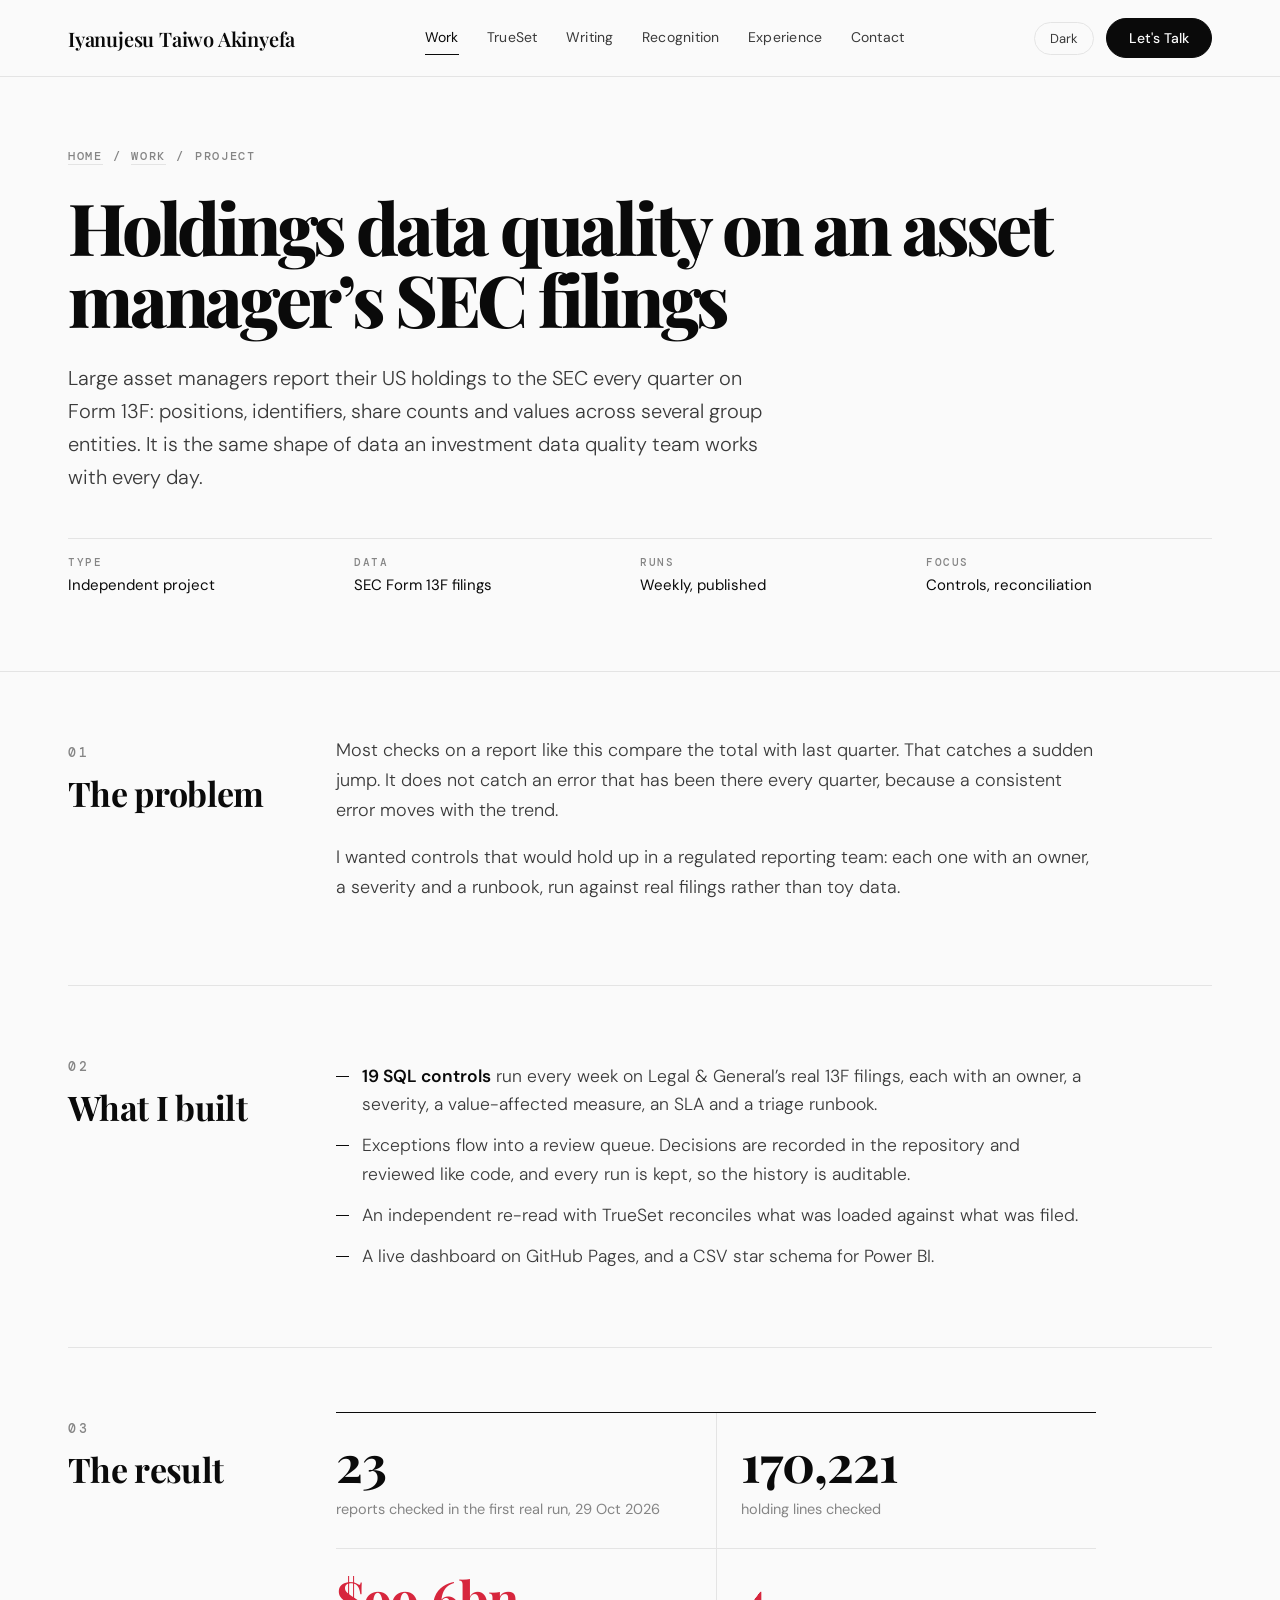
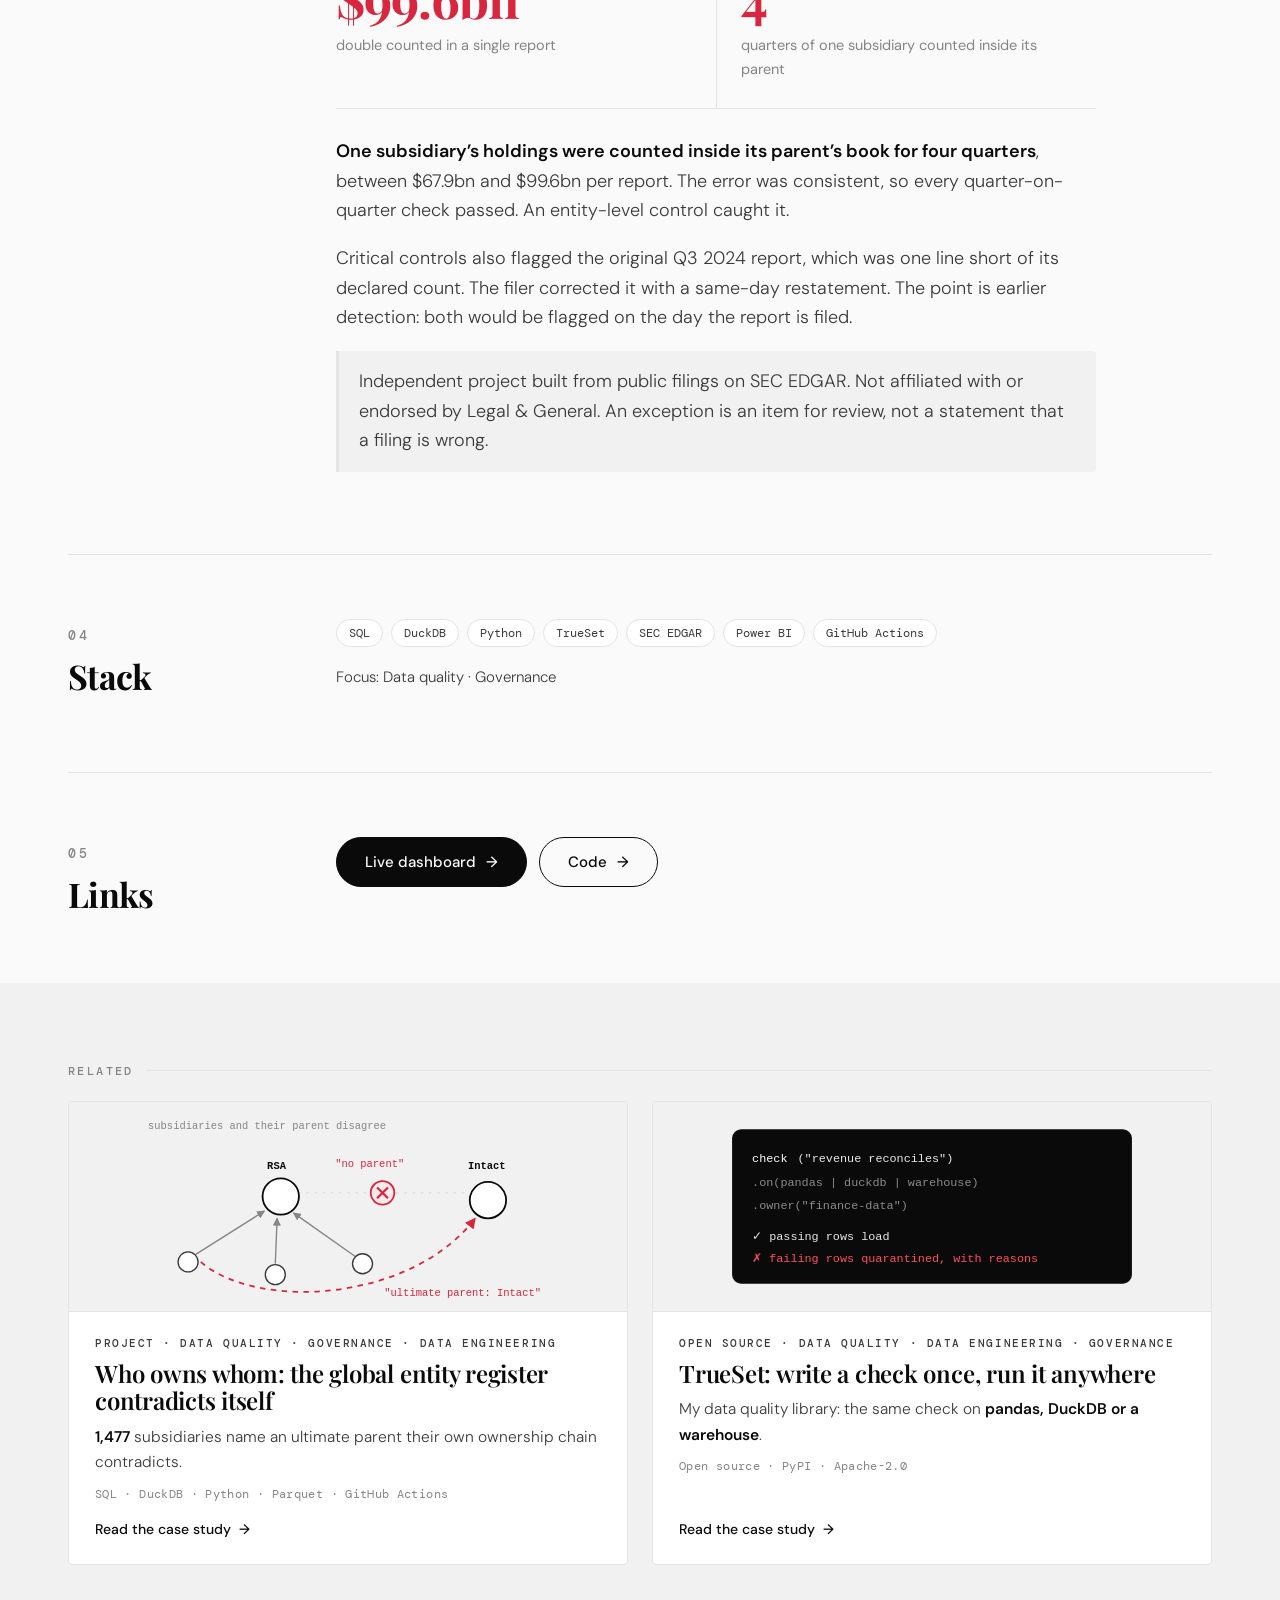
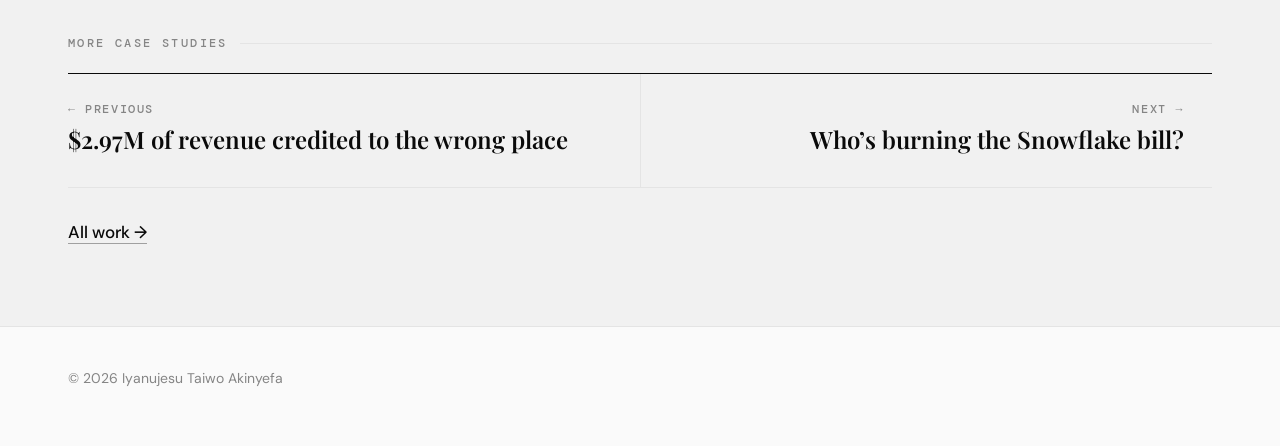
<file: work/holdings-data-quality.html>
<!doctype html>
<html lang="en" class="no-js">
<head>
<meta charset="utf-8">
<meta name="viewport" content="width=device-width, initial-scale=1">
<title>Holdings data quality on an asset manager’s SEC filings | Iyanujesu Taiwo Akinyefa</title>
<meta name="description" content="Large asset managers report their US holdings to the SEC every quarter on Form 13F: positions, identifiers, share counts and values across several group...">
<link rel="canonical" href="https://tee-works.github.io/work/holdings-data-quality.html">
<meta property="og:title" content="Holdings data quality on an asset manager’s SEC filings | Iyanujesu Taiwo Akinyefa">
<meta property="og:description" content="Large asset managers report their US holdings to the SEC every quarter on Form 13F: positions, identifiers, share counts and values across several group...">
<meta property="og:type" content="article">
<meta property="og:url" content="https://tee-works.github.io/work/holdings-data-quality.html">
<meta property="og:image" content="https://tee-works.github.io/assets/og-card.png">
<meta property="og:image:width" content="1200">
<meta property="og:image:height" content="630">
<meta property="og:image:alt" content="Bad data is quiet. I make it loud. Iyanujesu Taiwo Akinyefa">
<meta name="twitter:card" content="summary_large_image">
<meta name="twitter:image" content="https://tee-works.github.io/assets/og-card.png">
<meta name="theme-color" content="#0a0a0a">
<link rel="icon" href="data:image/svg+xml,%3Csvg xmlns='http://www.w3.org/2000/svg' viewBox='0 0 32 32'%3E%3Crect width='32' height='32' rx='7' fill='%230a0a0a'/%3E%3Ctext x='15' y='23' font-family='Georgia,serif' font-size='19' font-weight='700' fill='%23fafafa' text-anchor='middle'%3EI%3C/text%3E%3Crect x='21' y='20' width='6' height='2.5' fill='%23ff4d5e'/%3E%3C/svg%3E">
<script>try{var t=localStorage.getItem('theme');if(t)document.documentElement.setAttribute('data-theme',t)}catch(e){}</script>
<link rel="preconnect" href="https://fonts.googleapis.com">
<link rel="preconnect" href="https://fonts.gstatic.com" crossorigin>
<link href="https://fonts.googleapis.com/css2?family=Playfair+Display:ital,wght@0,400;0,500;0,600;0,700;0,800;1,400;1,500&family=DM+Sans:opsz,wght@9..40,300;9..40,400;9..40,500;9..40,600&family=DM+Mono:wght@400;500&display=swap" rel="stylesheet">
<link rel="stylesheet" href="../assets/site.css?v=20261112c">
</head>
<body>
<a class="skip" href="#main">Skip to content</a>
<header class="nav" id="nav">
  <div class="wrap">
    <a class="logo" href="../index.html">Iyanujesu Taiwo Akinyefa</a>
    <nav class="links" aria-label="Main"><a href="../work/index.html" aria-current="page">Work</a><a href="../work/trueset.html">TrueSet</a><a href="../writing/index.html">Writing</a><a href="../recognition.html">Recognition</a><a href="../experience.html">Experience</a><a href="../index.html#contact">Contact</a></nav>
    <div class="tools-r"><button class="theme" id="theme" type="button">Dark</button><a href="../index.html#contact" class="btn small">Let's Talk</a></div>
  </div>
</header>
<main id="main">
<div class="ph"><div class="wrap">
  <div class="crumb"><a href="../index.html">Home</a><span>/</span><a href="index.html">Work</a><span>/</span><span>Project</span></div>
  <h1 style="font-size:clamp(38px,5.6vw,80px);line-height:1;max-width:1050px">Holdings data quality on an asset manager’s SEC filings</h1>
  <p class="lead">Large asset managers report their US holdings to the SEC every quarter on Form 13F: positions, identifiers, share counts and values across several group entities. It is the same shape of data an investment data quality team works with every day.</p>
  <dl class="cs-meta"><div><dt>Type</dt><dd>Independent project</dd></div><div><dt>Data</dt><dd>SEC Form 13F filings</dd></div><div><dt>Runs</dt><dd>Weekly, published</dd></div><div><dt>Focus</dt><dd>Controls, reconciliation</dd></div></dl>
</div></div>
<div class="wrap">
  <div class="story"><h2>01<span>The problem</span></h2><div class="prose"><p>Most checks on a report like this compare the total with last quarter. That catches a sudden jump. It does not catch an error that has been there every quarter, because a consistent error moves with the trend.</p><p>I wanted controls that would hold up in a regulated reporting team: each one with an owner, a severity and a runbook, run against real filings rather than toy data.</p></div></div>
  <div class="story"><h2>02<span>What I built</span></h2><div class="prose"><ul><li><b>19 SQL controls</b> run every week on Legal &amp; General’s real 13F filings, each with an owner, a severity, a value-affected measure, an SLA and a triage runbook.</li><li>Exceptions flow into a review queue. Decisions are recorded in the repository and reviewed like code, and every run is kept, so the history is auditable.</li><li>An independent re-read with TrueSet reconciles what was loaded against what was filed.</li><li>A live dashboard on GitHub Pages, and a CSV star schema for Power BI.</li></ul></div></div>
  <div class="story"><h2>03<span>The result</span></h2><div class="prose"><div class="tiles"><div class="tile"><div class="n">23</div><div class="l">reports checked in the first real run, 29 Oct 2026</div></div><div class="tile"><div class="n">170,221</div><div class="l">holding lines checked</div></div><div class="tile"><div class="n red">$99.6bn</div><div class="l">double counted in a single report</div></div><div class="tile"><div class="n red">4</div><div class="l">quarters of one subsidiary counted inside its parent</div></div></div><p><b>One subsidiary’s holdings were counted inside its parent’s book for four quarters</b>, between $67.9bn and $99.6bn per report. The error was consistent, so every quarter-on-quarter check passed. An entity-level control caught it.</p><p>Critical controls also flagged the original Q3 2024 report, which was one line short of its declared count. The filer corrected it with a same-day restatement. The point is earlier detection: both would be flagged on the day the report is filed.</p><p class="note">Independent project built from public filings on SEC EDGAR. Not affiliated with or endorsed by Legal &amp; General. An exception is an item for review, not a statement that a filing is wrong.</p></div></div>
  <div class="story"><h2>04<span>Stack</span></h2><div class="prose"><div class="chips"><span class="chip">SQL</span><span class="chip">DuckDB</span><span class="chip">Python</span><span class="chip">TrueSet</span><span class="chip">SEC EDGAR</span><span class="chip">Power BI</span><span class="chip">GitHub Actions</span></div><p style="margin-top:18px;font-size:15px">Focus: Data quality · Governance</p></div></div>
  <div class="story"><h2>05<span>Links</span></h2><div class="prose"><div class="linkrow"><a class="btn" href="https://tee-works.github.io/holdings-data-quality/">Live dashboard <span class="arr">&rarr;</span></a><a class="btn ghost" href="https://github.com/Tee-works/holdings-data-quality">Code <span class="arr">&rarr;</span></a></div></div></div>
</div>
<section class="alt" style="padding:80px 0">
  <div class="wrap">
    <div class="subhead" style="margin-top:0">Related</div>
    <div class="work two"><a class="wcard rv" href="../work/entity-data-quality.html" data-cats="dq gov de">
  <div class="art"><svg viewBox="0 0 520 230" aria-hidden="true">
              <defs><marker id="ah" viewBox="0 0 10 10" refX="9" refY="5" markerWidth="6" markerHeight="6" orient="auto"><path d="M0,0 L10,5 L0,10 z" fill="var(--muted)"/></marker>
                <marker id="ahr" viewBox="0 0 10 10" refX="9" refY="5" markerWidth="6" markerHeight="6" orient="auto"><path d="M0,0 L10,5 L0,10 z" fill="var(--signal)"/></marker></defs>
              <g stroke="var(--muted)" stroke-width="1.5" fill="none">
                <path d="M92 168 L168 120" marker-end="url(#ah)"/><path d="M180 178 L182 128" marker-end="url(#ah)"/><path d="M268 170 L200 122" marker-end="url(#ah)"/>
              </g>
              <path d="M98 176 C 160 230, 330 220, 400 128" stroke="var(--signal)" stroke-width="2" fill="none" stroke-dasharray="6 6" marker-end="url(#ahr)"/>
              <path d="M205 100 L392 100" stroke="var(--rule)" stroke-width="2" fill="none" stroke-dasharray="3 6"/>
              <g class="pulse-node"><circle cx="298" cy="100" r="13" fill="var(--signal-soft)" stroke="var(--signal)" stroke-width="2"/><path d="M292 94 L304 106 M304 94 L292 106" stroke="var(--signal)" stroke-width="2.4"/></g>
              <circle cx="84" cy="176" r="11" fill="var(--card)" stroke="var(--ink-2)" stroke-width="1.5"/>
              <circle cx="180" cy="190" r="11" fill="var(--card)" stroke="var(--ink-2)" stroke-width="1.5"/>
              <circle cx="276" cy="178" r="11" fill="var(--card)" stroke="var(--ink-2)" stroke-width="1.5"/>
              <circle cx="186" cy="104" r="20" fill="var(--card)" stroke="var(--ink)" stroke-width="2"/>
              <circle cx="414" cy="108" r="20" fill="var(--card)" stroke="var(--ink)" stroke-width="2"/>
              <g font-family="JetBrains Mono, monospace" font-size="11.5">
                <text x="171" y="74" fill="var(--ink)" font-weight="700">RSA</text>
                <text x="392" y="74" fill="var(--ink)" font-weight="700">Intact</text>
                <text x="246" y="72" fill="var(--signal)">"no parent"</text>
                <text x="300" y="214" fill="var(--signal)">"ultimate parent: Intact"</text>
                <text x="40" y="30" fill="var(--muted)">subsidiaries and their parent disagree</text>
              </g>
            </svg></div>
  <div class="txt"><div class="kind">Project · Data quality · Governance · Data engineering</div><h3>Who owns whom: the global entity register contradicts itself</h3><p class="find"><b>1,477</b> subsidiaries name an ultimate parent their own ownership chain contradicts.</p><div class="tag">SQL · DuckDB · Python · Parquet · GitHub Actions</div><span class="open">Read the case study <span class="arr">&rarr;</span></span></div>
</a><a class="wcard rv" href="../work/trueset.html" data-cats="dq de gov">
  <div class="art"><svg viewBox="0 0 520 230" aria-hidden="true">
              <rect x="40" y="30" width="440" height="170" rx="10" fill="var(--console)"/>
              <g font-family="JetBrains Mono, monospace" font-size="13">
                <text x="62" y="66" fill="#ffffff">check</text><text x="112" y="66" fill="#e8e8e8">("revenue reconciles")</text>
                <text x="62" y="92" fill="#8a8a8a">  .on(pandas | duckdb | warehouse)</text>
                <text x="62" y="118" fill="#8a8a8a">  .owner("finance-data")</text>
                <text x="62" y="152" fill="#e8e8e8">&#10003; passing rows load</text>
                <text x="62" y="176" fill="#ff4d5e">&#10007; failing rows quarantined, with reasons</text>
              </g>
            </svg></div>
  <div class="txt"><div class="kind">Open source · Data quality · Data engineering · Governance</div><h3>TrueSet: write a check once, run it anywhere</h3><p class="find">My data quality library: the same check on <b>pandas, DuckDB or a warehouse</b>.</p><div class="tag">Open source · PyPI · Apache-2.0</div><span class="open">Read the case study <span class="arr">&rarr;</span></span></div>
</a></div>
    <div class="subhead">More case studies</div>
    <nav class="pn" aria-label="Previous and next case study">
      <a href="revenue-reconciliation.html"><small>&larr; Previous</small><b>$2.97M of revenue credited to the wrong place</b></a>
      <a href="snowflake-cost-attribution.html"><small>Next &rarr;</small><b>Who’s burning the Snowflake bill?</b></a>
    </nav>
    <p class="morelink"><a href="index.html">All work &rarr;</a></p>
  </div>
</section>
</main>
<footer><div class="wrap">&copy; 2026 Iyanujesu Taiwo Akinyefa</div></footer>
<script src="../assets/site.js?v=20261112c" defer></script>
</body>
</html>
</file>
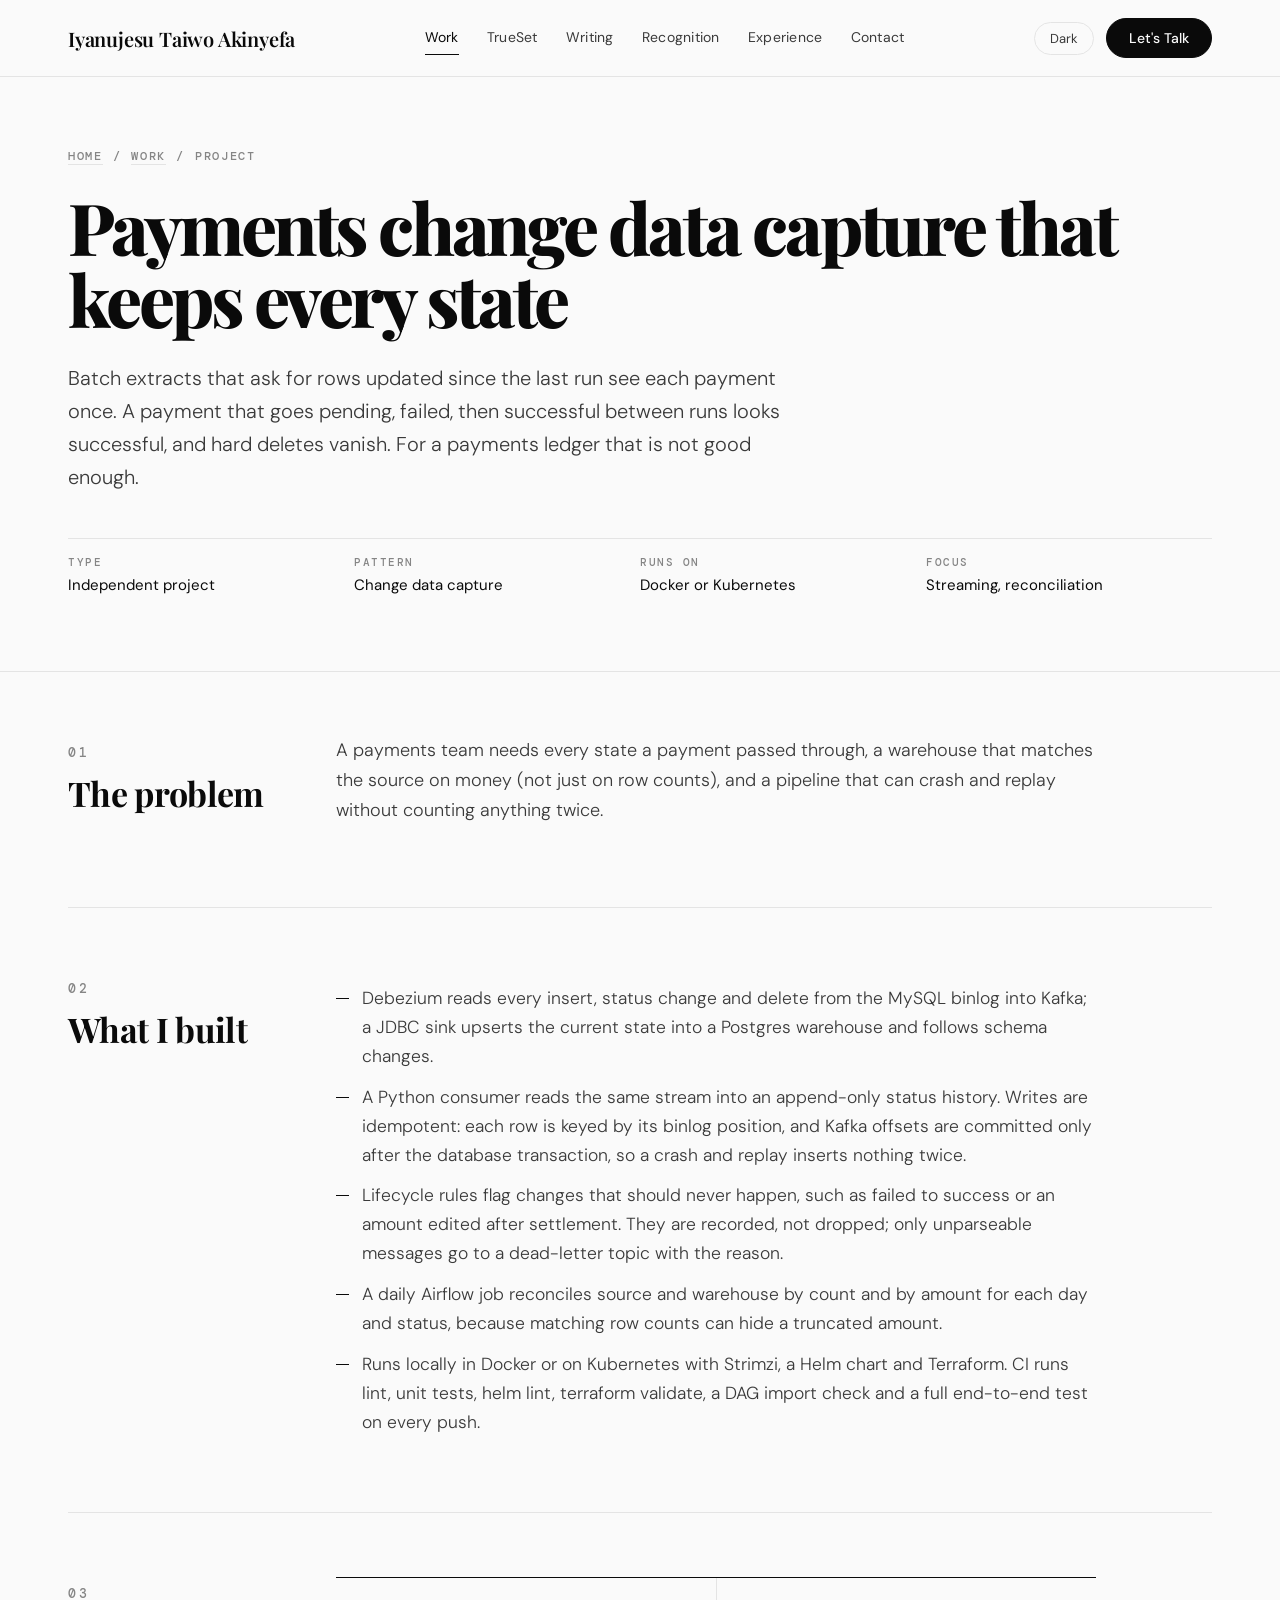
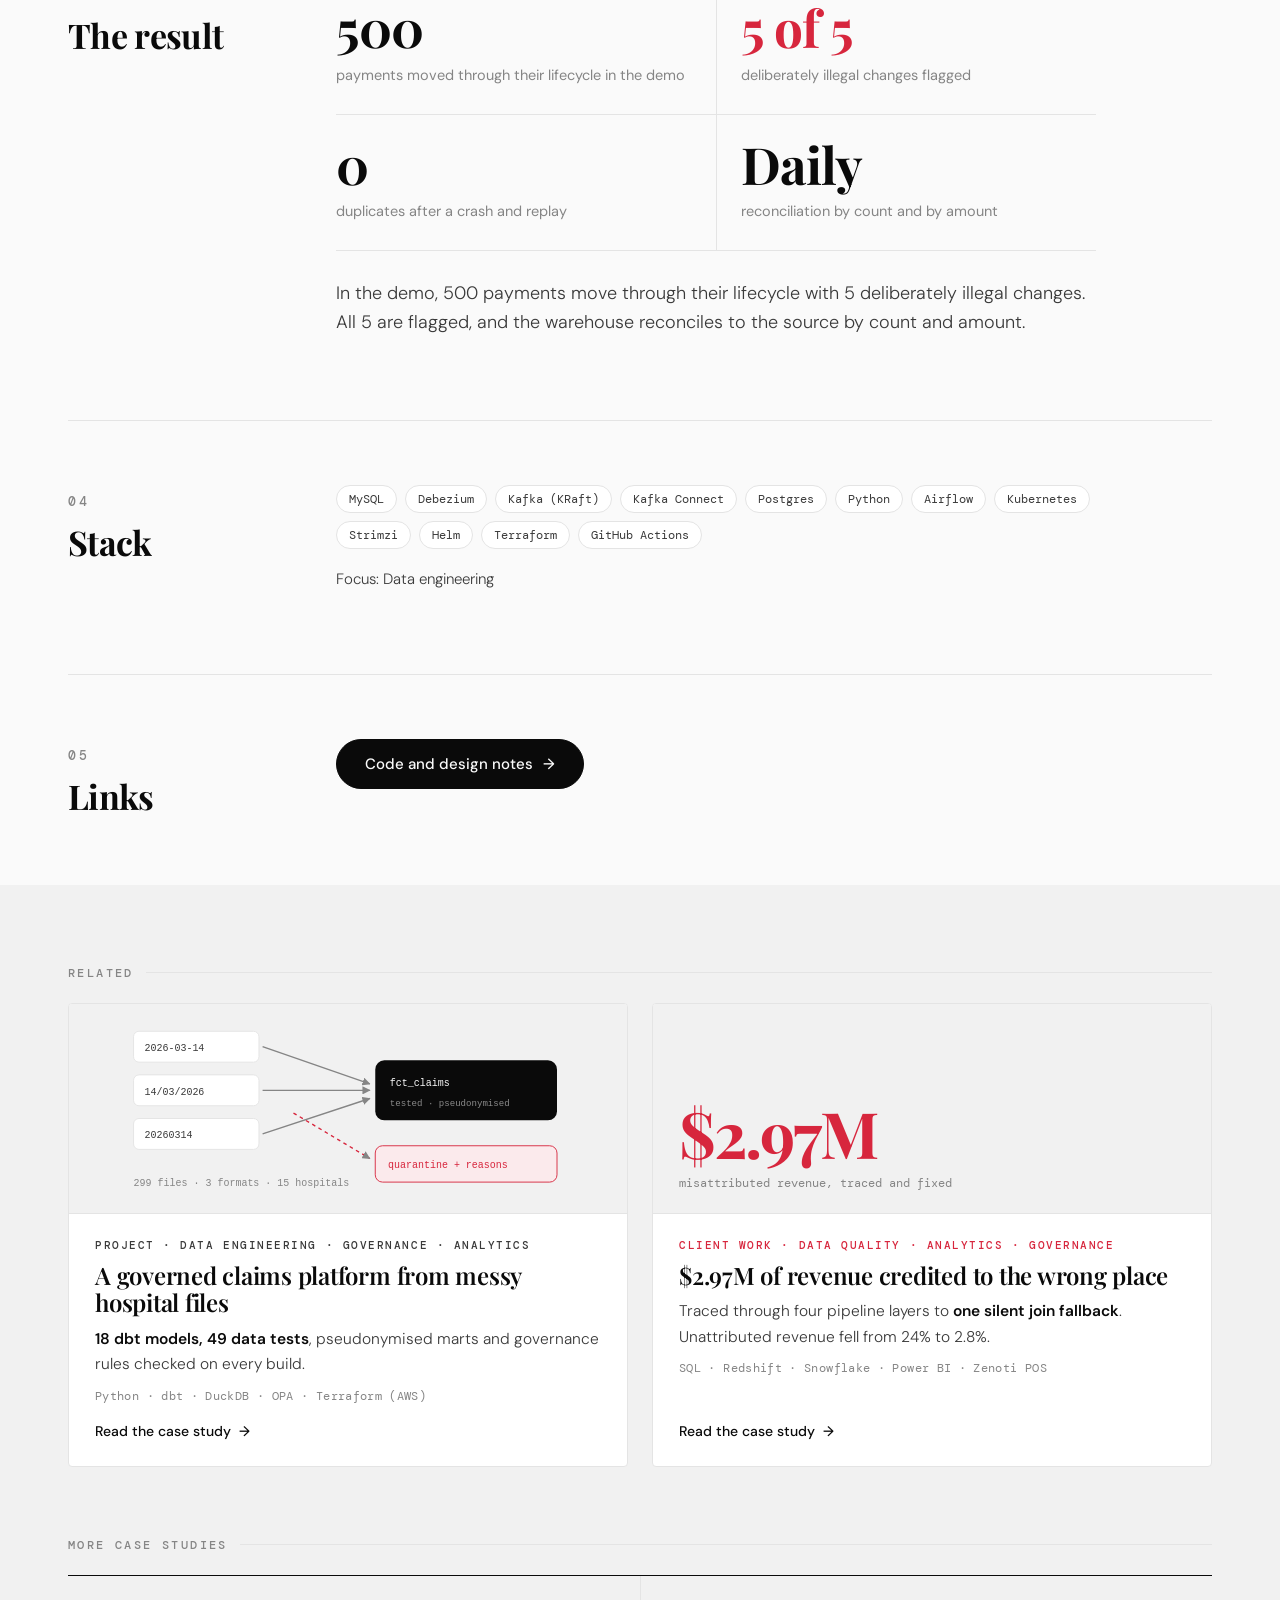
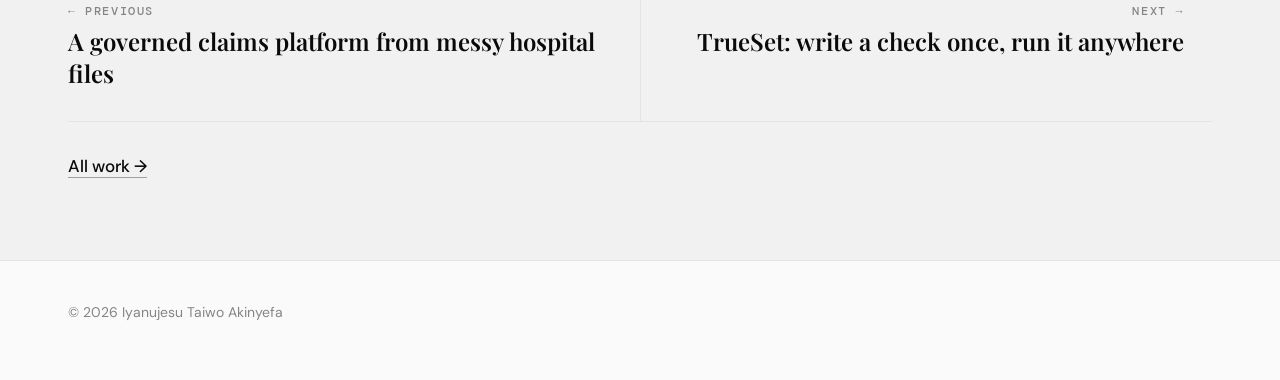
<file: work/payments-cdc.html>
<!doctype html>
<html lang="en" class="no-js">
<head>
<meta charset="utf-8">
<meta name="viewport" content="width=device-width, initial-scale=1">
<title>Payments change data capture that keeps every state | Iyanujesu Taiwo Akinyefa</title>
<meta name="description" content="Batch extracts that ask for rows updated since the last run see each payment once. A payment that goes pending, failed, then successful between runs looks...">
<link rel="canonical" href="https://tee-works.github.io/work/payments-cdc.html">
<meta property="og:title" content="Payments change data capture that keeps every state | Iyanujesu Taiwo Akinyefa">
<meta property="og:description" content="Batch extracts that ask for rows updated since the last run see each payment once. A payment that goes pending, failed, then successful between runs looks...">
<meta property="og:type" content="article">
<meta property="og:url" content="https://tee-works.github.io/work/payments-cdc.html">
<meta property="og:image" content="https://tee-works.github.io/assets/og-card.png">
<meta property="og:image:width" content="1200">
<meta property="og:image:height" content="630">
<meta property="og:image:alt" content="Bad data is quiet. I make it loud. Iyanujesu Taiwo Akinyefa">
<meta name="twitter:card" content="summary_large_image">
<meta name="twitter:image" content="https://tee-works.github.io/assets/og-card.png">
<meta name="theme-color" content="#0a0a0a">
<link rel="icon" href="data:image/svg+xml,%3Csvg xmlns='http://www.w3.org/2000/svg' viewBox='0 0 32 32'%3E%3Crect width='32' height='32' rx='7' fill='%230a0a0a'/%3E%3Ctext x='15' y='23' font-family='Georgia,serif' font-size='19' font-weight='700' fill='%23fafafa' text-anchor='middle'%3EI%3C/text%3E%3Crect x='21' y='20' width='6' height='2.5' fill='%23ff4d5e'/%3E%3C/svg%3E">
<script>try{var t=localStorage.getItem('theme');if(t)document.documentElement.setAttribute('data-theme',t)}catch(e){}</script>
<link rel="preconnect" href="https://fonts.googleapis.com">
<link rel="preconnect" href="https://fonts.gstatic.com" crossorigin>
<link href="https://fonts.googleapis.com/css2?family=Playfair+Display:ital,wght@0,400;0,500;0,600;0,700;0,800;1,400;1,500&family=DM+Sans:opsz,wght@9..40,300;9..40,400;9..40,500;9..40,600&family=DM+Mono:wght@400;500&display=swap" rel="stylesheet">
<link rel="stylesheet" href="../assets/site.css?v=20261112c">
</head>
<body>
<a class="skip" href="#main">Skip to content</a>
<header class="nav" id="nav">
  <div class="wrap">
    <a class="logo" href="../index.html">Iyanujesu Taiwo Akinyefa</a>
    <nav class="links" aria-label="Main"><a href="../work/index.html" aria-current="page">Work</a><a href="../work/trueset.html">TrueSet</a><a href="../writing/index.html">Writing</a><a href="../recognition.html">Recognition</a><a href="../experience.html">Experience</a><a href="../index.html#contact">Contact</a></nav>
    <div class="tools-r"><button class="theme" id="theme" type="button">Dark</button><a href="../index.html#contact" class="btn small">Let's Talk</a></div>
  </div>
</header>
<main id="main">
<div class="ph"><div class="wrap">
  <div class="crumb"><a href="../index.html">Home</a><span>/</span><a href="index.html">Work</a><span>/</span><span>Project</span></div>
  <h1 style="font-size:clamp(38px,5.6vw,80px);line-height:1;max-width:1050px">Payments change data capture that keeps every state</h1>
  <p class="lead">Batch extracts that ask for rows updated since the last run see each payment once. A payment that goes pending, failed, then successful between runs looks successful, and hard deletes vanish. For a payments ledger that is not good enough.</p>
  <dl class="cs-meta"><div><dt>Type</dt><dd>Independent project</dd></div><div><dt>Pattern</dt><dd>Change data capture</dd></div><div><dt>Runs on</dt><dd>Docker or Kubernetes</dd></div><div><dt>Focus</dt><dd>Streaming, reconciliation</dd></div></dl>
</div></div>
<div class="wrap">
  <div class="story"><h2>01<span>The problem</span></h2><div class="prose"><p>A payments team needs every state a payment passed through, a warehouse that matches the source on money (not just on row counts), and a pipeline that can crash and replay without counting anything twice.</p></div></div>
  <div class="story"><h2>02<span>What I built</span></h2><div class="prose"><ul><li>Debezium reads every insert, status change and delete from the MySQL binlog into Kafka; a JDBC sink upserts the current state into a Postgres warehouse and follows schema changes.</li><li>A Python consumer reads the same stream into an append-only status history. Writes are idempotent: each row is keyed by its binlog position, and Kafka offsets are committed only after the database transaction, so a crash and replay inserts nothing twice.</li><li>Lifecycle rules flag changes that should never happen, such as failed to success or an amount edited after settlement. They are recorded, not dropped; only unparseable messages go to a dead-letter topic with the reason.</li><li>A daily Airflow job reconciles source and warehouse by count and by amount for each day and status, because matching row counts can hide a truncated amount.</li><li>Runs locally in Docker or on Kubernetes with Strimzi, a Helm chart and Terraform. CI runs lint, unit tests, helm lint, terraform validate, a DAG import check and a full end-to-end test on every push.</li></ul></div></div>
  <div class="story"><h2>03<span>The result</span></h2><div class="prose"><div class="tiles"><div class="tile"><div class="n">500</div><div class="l">payments moved through their lifecycle in the demo</div></div><div class="tile"><div class="n red">5 of 5</div><div class="l">deliberately illegal changes flagged</div></div><div class="tile"><div class="n">0</div><div class="l">duplicates after a crash and replay</div></div><div class="tile"><div class="n">Daily</div><div class="l">reconciliation by count and by amount</div></div></div><p>In the demo, 500 payments move through their lifecycle with 5 deliberately illegal changes. All 5 are flagged, and the warehouse reconciles to the source by count and amount.</p></div></div>
  <div class="story"><h2>04<span>Stack</span></h2><div class="prose"><div class="chips"><span class="chip">MySQL</span><span class="chip">Debezium</span><span class="chip">Kafka (KRaft)</span><span class="chip">Kafka Connect</span><span class="chip">Postgres</span><span class="chip">Python</span><span class="chip">Airflow</span><span class="chip">Kubernetes</span><span class="chip">Strimzi</span><span class="chip">Helm</span><span class="chip">Terraform</span><span class="chip">GitHub Actions</span></div><p style="margin-top:18px;font-size:15px">Focus: Data engineering</p></div></div>
  <div class="story"><h2>05<span>Links</span></h2><div class="prose"><div class="linkrow"><a class="btn" href="https://github.com/Tee-works/payments-cdc-pipeline">Code and design notes <span class="arr">&rarr;</span></a></div></div></div>
</div>
<section class="alt" style="padding:80px 0">
  <div class="wrap">
    <div class="subhead" style="margin-top:0">Related</div>
    <div class="work two"><a class="wcard rv" href="../work/health-claims-platform.html" data-cats="de gov an">
  <div class="art"><svg viewBox="0 0 520 230" aria-hidden="true">
              <defs><marker id="ah3" viewBox="0 0 10 10" refX="9" refY="5" markerWidth="6" markerHeight="6" orient="auto"><path d="M0,0 L10,5 L0,10 z" fill="var(--muted)"/></marker></defs>
              <g font-family="JetBrains Mono, monospace" font-size="11">
                <rect x="24" y="30" width="138" height="34" rx="6" fill="var(--card)" stroke="var(--rule)"/><text x="36" y="52" fill="var(--ink-2)">2026-03-14</text>
                <rect x="24" y="78" width="138" height="34" rx="6" fill="var(--card)" stroke="var(--rule)"/><text x="36" y="100" fill="var(--ink-2)">14/03/2026</text>
                <rect x="24" y="126" width="138" height="34" rx="6" fill="var(--card)" stroke="var(--rule)"/><text x="36" y="148" fill="var(--ink-2)">20260314</text>
                <rect x="290" y="62" width="200" height="66" rx="10" fill="var(--ink)"/><text x="306" y="90" fill="var(--paper)">fct_claims</text><text x="306" y="112" fill="var(--console-dim)" font-size="10">tested &middot; pseudonymised</text>
                <rect x="290" y="156" width="200" height="40" rx="8" fill="var(--signal-soft)" stroke="var(--signal)"/><text x="304" y="181" fill="var(--signal)">quarantine + reasons</text>
                <text x="24" y="200" fill="var(--muted)">299 files &middot; 3 formats &middot; 15 hospitals</text>
              </g>
              <g stroke="var(--muted)" stroke-width="1.5" fill="none">
                <path d="M166 47 L284 88" marker-end="url(#ah3)"/><path d="M166 95 L284 95" marker-end="url(#ah3)"/><path d="M166 143 L284 104" marker-end="url(#ah3)"/>
                <path d="M200 120 L284 170" marker-end="url(#ah3)" stroke="var(--signal)" stroke-dasharray="4 4"/>
              </g>
            </svg></div>
  <div class="txt"><div class="kind">Project · Data engineering · Governance · Analytics</div><h3>A governed claims platform from messy hospital files</h3><p class="find"><b>18 dbt models, 49 data tests</b>, pseudonymised marts and governance rules checked on every build.</p><div class="tag">Python · dbt · DuckDB · OPA · Terraform (AWS)</div><span class="open">Read the case study <span class="arr">&rarr;</span></span></div>
</a><a class="wcard rv" href="../work/revenue-reconciliation.html" data-cats="dq an gov">
  <div class="art"><div class="art num"><b>$2.97M</b><span>misattributed revenue, traced and fixed</span></div></div>
  <div class="txt"><div class="kind client">Client work · Data quality · Analytics · Governance</div><h3>$2.97M of revenue credited to the wrong place</h3><p class="find">Traced through four pipeline layers to <b>one silent join fallback</b>. Unattributed revenue fell from 24% to 2.8%.</p><div class="tag">SQL · Redshift · Snowflake · Power BI · Zenoti POS</div><span class="open">Read the case study <span class="arr">&rarr;</span></span></div>
</a></div>
    <div class="subhead">More case studies</div>
    <nav class="pn" aria-label="Previous and next case study">
      <a href="health-claims-platform.html"><small>&larr; Previous</small><b>A governed claims platform from messy hospital files</b></a>
      <a href="trueset.html"><small>Next &rarr;</small><b>TrueSet: write a check once, run it anywhere</b></a>
    </nav>
    <p class="morelink"><a href="index.html">All work &rarr;</a></p>
  </div>
</section>
</main>
<footer><div class="wrap">&copy; 2026 Iyanujesu Taiwo Akinyefa</div></footer>
<script src="../assets/site.js?v=20261112c" defer></script>
</body>
</html>
</file>
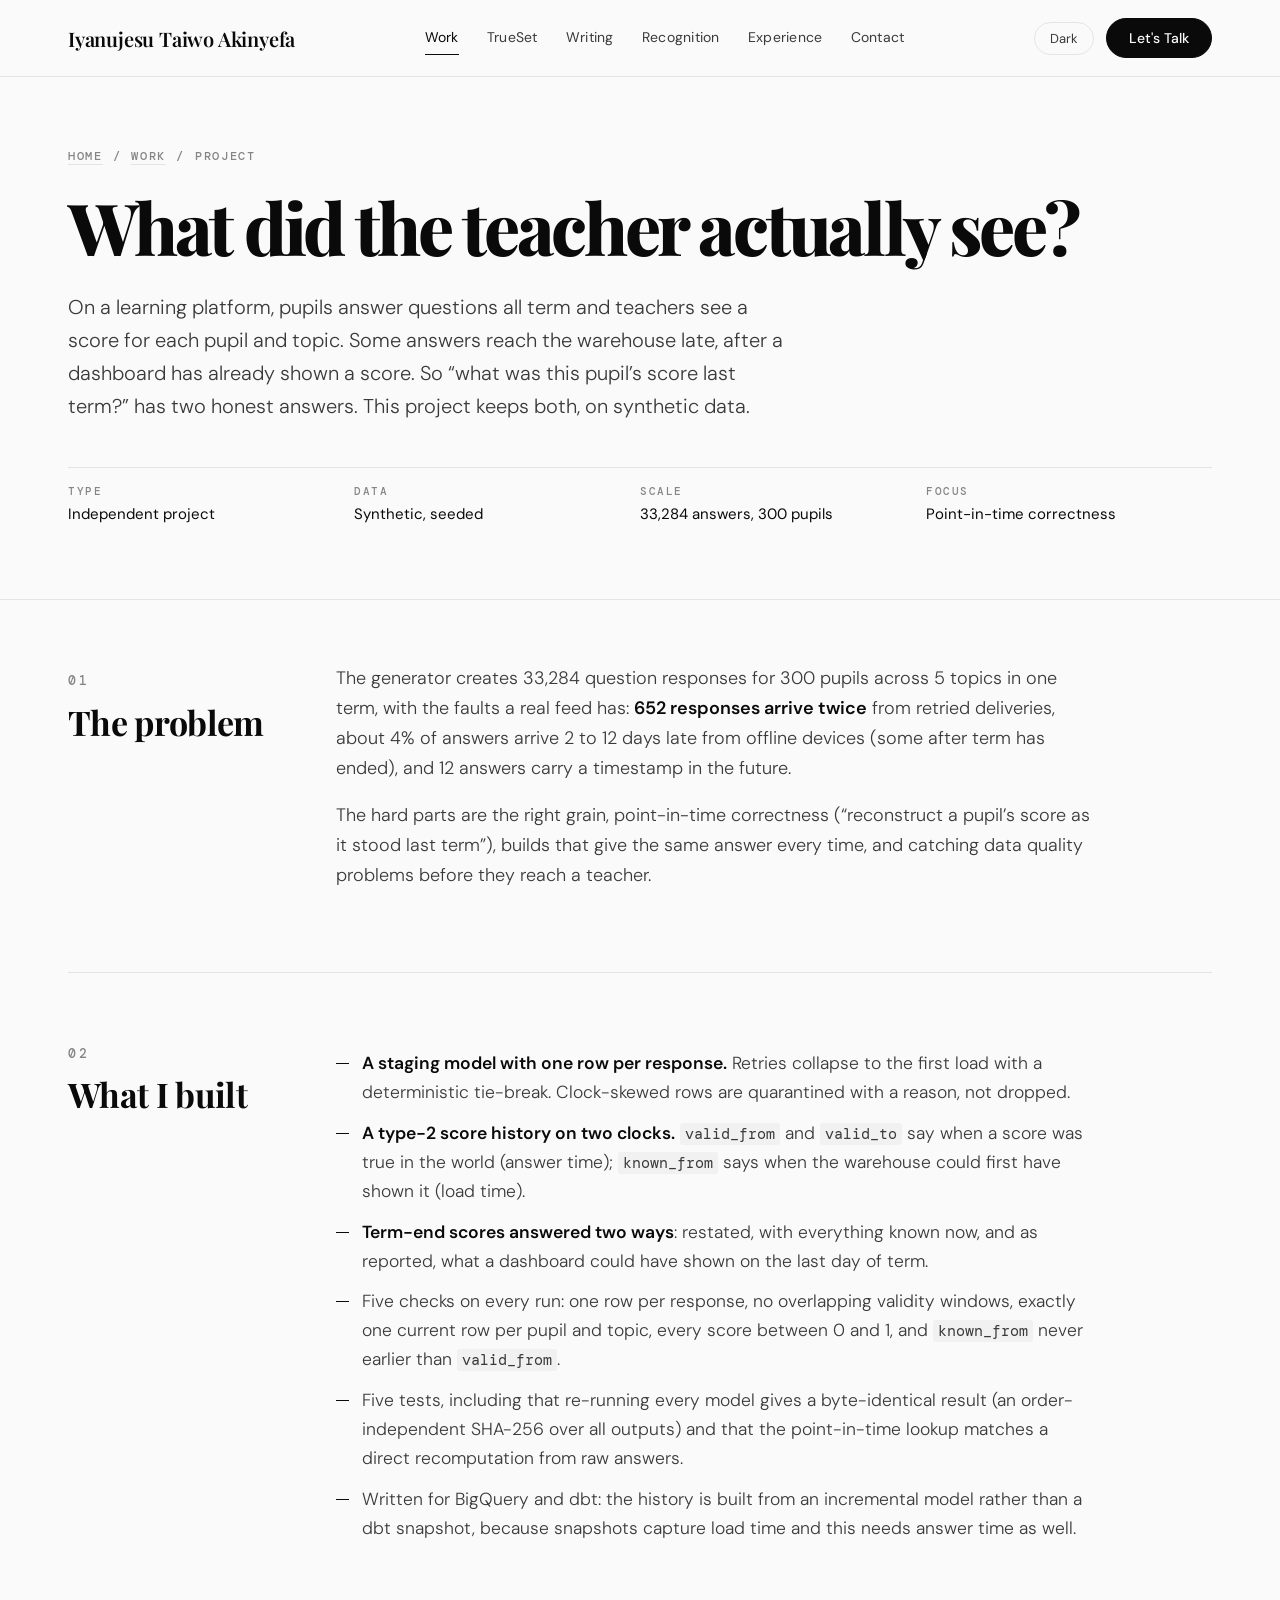
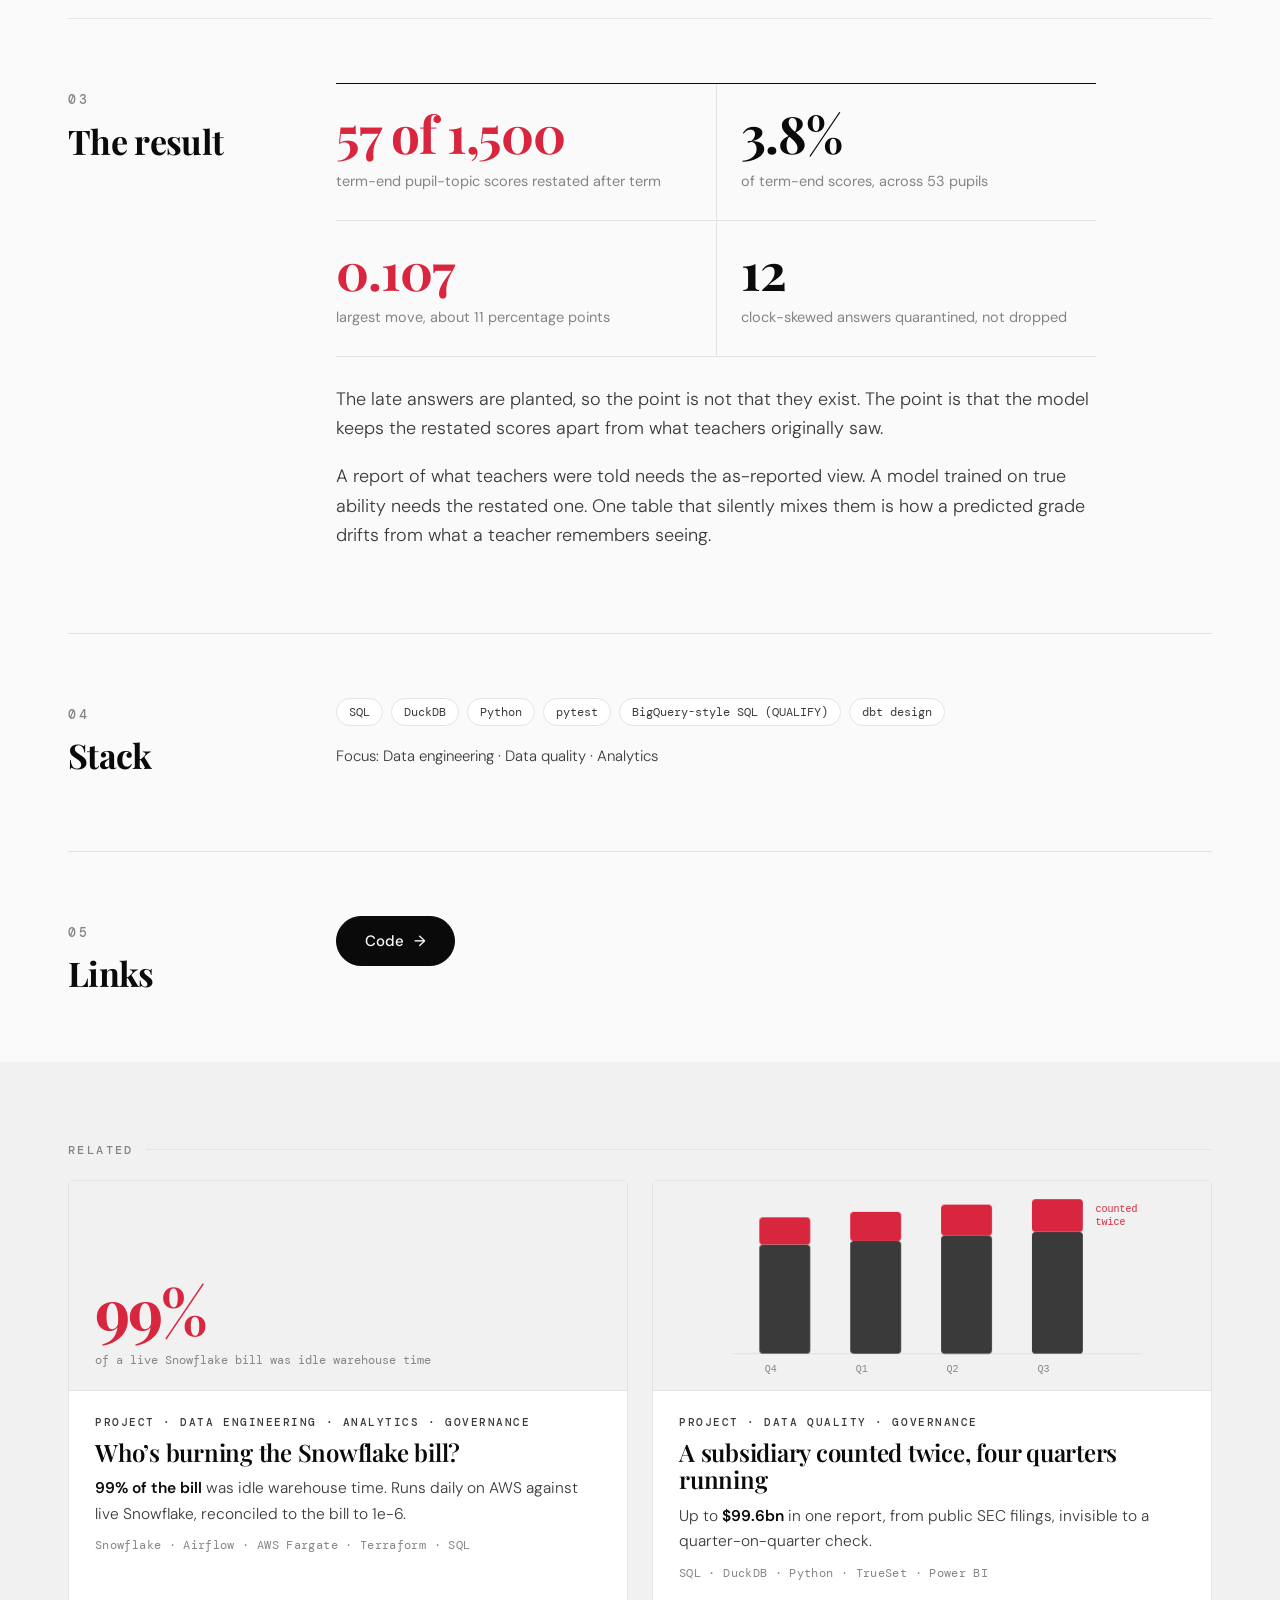
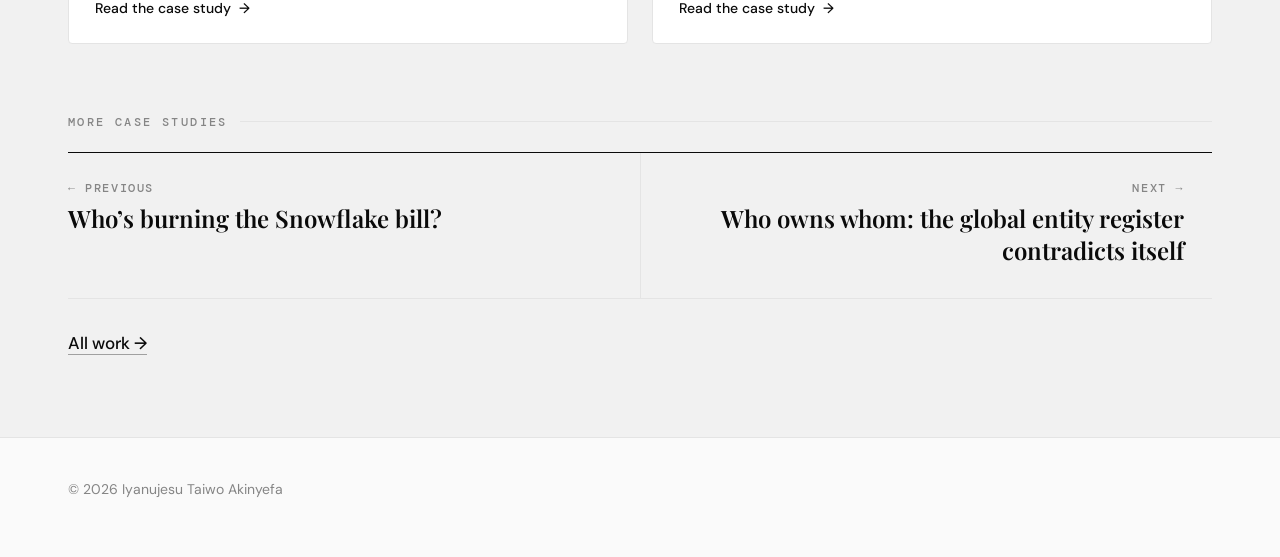
<file: work/point-in-time-pupil-scores.html>
<!doctype html>
<html lang="en" class="no-js">
<head>
<meta charset="utf-8">
<meta name="viewport" content="width=device-width, initial-scale=1">
<title>What did the teacher actually see? | Iyanujesu Taiwo Akinyefa</title>
<meta name="description" content="On a learning platform, pupils answer questions all term and teachers see a score for each pupil and topic. Some answers reach the warehouse late, after a...">
<link rel="canonical" href="https://tee-works.github.io/work/point-in-time-pupil-scores.html">
<meta property="og:title" content="What did the teacher actually see? | Iyanujesu Taiwo Akinyefa">
<meta property="og:description" content="On a learning platform, pupils answer questions all term and teachers see a score for each pupil and topic. Some answers reach the warehouse late, after a...">
<meta property="og:type" content="article">
<meta property="og:url" content="https://tee-works.github.io/work/point-in-time-pupil-scores.html">
<meta property="og:image" content="https://tee-works.github.io/assets/og-card.png">
<meta property="og:image:width" content="1200">
<meta property="og:image:height" content="630">
<meta property="og:image:alt" content="Bad data is quiet. I make it loud. Iyanujesu Taiwo Akinyefa">
<meta name="twitter:card" content="summary_large_image">
<meta name="twitter:image" content="https://tee-works.github.io/assets/og-card.png">
<meta name="theme-color" content="#0a0a0a">
<link rel="icon" href="data:image/svg+xml,%3Csvg xmlns='http://www.w3.org/2000/svg' viewBox='0 0 32 32'%3E%3Crect width='32' height='32' rx='7' fill='%230a0a0a'/%3E%3Ctext x='15' y='23' font-family='Georgia,serif' font-size='19' font-weight='700' fill='%23fafafa' text-anchor='middle'%3EI%3C/text%3E%3Crect x='21' y='20' width='6' height='2.5' fill='%23ff4d5e'/%3E%3C/svg%3E">
<script>try{var t=localStorage.getItem('theme');if(t)document.documentElement.setAttribute('data-theme',t)}catch(e){}</script>
<link rel="preconnect" href="https://fonts.googleapis.com">
<link rel="preconnect" href="https://fonts.gstatic.com" crossorigin>
<link href="https://fonts.googleapis.com/css2?family=Playfair+Display:ital,wght@0,400;0,500;0,600;0,700;0,800;1,400;1,500&family=DM+Sans:opsz,wght@9..40,300;9..40,400;9..40,500;9..40,600&family=DM+Mono:wght@400;500&display=swap" rel="stylesheet">
<link rel="stylesheet" href="../assets/site.css?v=20261112c">
</head>
<body>
<a class="skip" href="#main">Skip to content</a>
<header class="nav" id="nav">
  <div class="wrap">
    <a class="logo" href="../index.html">Iyanujesu Taiwo Akinyefa</a>
    <nav class="links" aria-label="Main"><a href="../work/index.html" aria-current="page">Work</a><a href="../work/trueset.html">TrueSet</a><a href="../writing/index.html">Writing</a><a href="../recognition.html">Recognition</a><a href="../experience.html">Experience</a><a href="../index.html#contact">Contact</a></nav>
    <div class="tools-r"><button class="theme" id="theme" type="button">Dark</button><a href="../index.html#contact" class="btn small">Let's Talk</a></div>
  </div>
</header>
<main id="main">
<div class="ph"><div class="wrap">
  <div class="crumb"><a href="../index.html">Home</a><span>/</span><a href="index.html">Work</a><span>/</span><span>Project</span></div>
  <h1 style="font-size:clamp(38px,5.6vw,80px);line-height:1;max-width:1050px">What did the teacher actually see?</h1>
  <p class="lead">On a learning platform, pupils answer questions all term and teachers see a score for each pupil and topic. Some answers reach the warehouse late, after a dashboard has already shown a score. So “what was this pupil’s score last term?” has two honest answers. This project keeps both, on synthetic data.</p>
  <dl class="cs-meta"><div><dt>Type</dt><dd>Independent project</dd></div><div><dt>Data</dt><dd>Synthetic, seeded</dd></div><div><dt>Scale</dt><dd>33,284 answers, 300 pupils</dd></div><div><dt>Focus</dt><dd>Point-in-time correctness</dd></div></dl>
</div></div>
<div class="wrap">
  <div class="story"><h2>01<span>The problem</span></h2><div class="prose"><p>The generator creates 33,284 question responses for 300 pupils across 5 topics in one term, with the faults a real feed has: <b>652 responses arrive twice</b> from retried deliveries, about 4% of answers arrive 2 to 12 days late from offline devices (some after term has ended), and 12 answers carry a timestamp in the future.</p><p>The hard parts are the right grain, point-in-time correctness (“reconstruct a pupil’s score as it stood last term”), builds that give the same answer every time, and catching data quality problems before they reach a teacher.</p></div></div>
  <div class="story"><h2>02<span>What I built</span></h2><div class="prose"><ul><li><b>A staging model with one row per response.</b> Retries collapse to the first load with a deterministic tie-break. Clock-skewed rows are quarantined with a reason, not dropped.</li><li><b>A type-2 score history on two clocks.</b> <code>valid_from</code> and <code>valid_to</code> say when a score was true in the world (answer time); <code>known_from</code> says when the warehouse could first have shown it (load time).</li><li><b>Term-end scores answered two ways</b>: restated, with everything known now, and as reported, what a dashboard could have shown on the last day of term.</li><li>Five checks on every run: one row per response, no overlapping validity windows, exactly one current row per pupil and topic, every score between 0 and 1, and <code>known_from</code> never earlier than <code>valid_from</code>.</li><li>Five tests, including that re-running every model gives a byte-identical result (an order-independent SHA-256 over all outputs) and that the point-in-time lookup matches a direct recomputation from raw answers.</li><li>Written for BigQuery and dbt: the history is built from an incremental model rather than a dbt snapshot, because snapshots capture load time and this needs answer time as well.</li></ul></div></div>
  <div class="story"><h2>03<span>The result</span></h2><div class="prose"><div class="tiles"><div class="tile"><div class="n red">57 of 1,500</div><div class="l">term-end pupil-topic scores restated after term</div></div><div class="tile"><div class="n">3.8%</div><div class="l">of term-end scores, across 53 pupils</div></div><div class="tile"><div class="n red">0.107</div><div class="l">largest move, about 11 percentage points</div></div><div class="tile"><div class="n">12</div><div class="l">clock-skewed answers quarantined, not dropped</div></div></div><p>The late answers are planted, so the point is not that they exist. The point is that the model keeps the restated scores apart from what teachers originally saw.</p><p>A report of what teachers were told needs the as-reported view. A model trained on true ability needs the restated one. One table that silently mixes them is how a predicted grade drifts from what a teacher remembers seeing.</p></div></div>
  <div class="story"><h2>04<span>Stack</span></h2><div class="prose"><div class="chips"><span class="chip">SQL</span><span class="chip">DuckDB</span><span class="chip">Python</span><span class="chip">pytest</span><span class="chip">BigQuery-style SQL (QUALIFY)</span><span class="chip">dbt design</span></div><p style="margin-top:18px;font-size:15px">Focus: Data engineering · Data quality · Analytics</p></div></div>
  <div class="story"><h2>05<span>Links</span></h2><div class="prose"><div class="linkrow"><a class="btn" href="https://github.com/Tee-works/point-in-time-pupil-scores">Code <span class="arr">&rarr;</span></a></div></div></div>
</div>
<section class="alt" style="padding:80px 0">
  <div class="wrap">
    <div class="subhead" style="margin-top:0">Related</div>
    <div class="work two"><a class="wcard rv" href="../work/snowflake-cost-attribution.html" data-cats="de an gov">
  <div class="art"><div class="art num"><b>99%</b><span>of a live Snowflake bill was idle warehouse time</span></div></div>
  <div class="txt"><div class="kind">Project · Data engineering · Analytics · Governance</div><h3>Who’s burning the Snowflake bill?</h3><p class="find"><b>99% of the bill</b> was idle warehouse time. Runs daily on AWS against live Snowflake, reconciled to the bill to 1e-6.</p><div class="tag">Snowflake · Airflow · AWS Fargate · Terraform · SQL</div><span class="open">Read the case study <span class="arr">&rarr;</span></span></div>
</a><a class="wcard rv" href="../work/holdings-data-quality.html" data-cats="dq gov">
  <div class="art"><svg viewBox="0 0 520 230" aria-hidden="true">
              <line x1="40" y1="190" x2="490" y2="190" stroke="var(--rule)" stroke-width="1.5"/>
              <g>
                <rect class="grow" x="70"  y="70" width="56" height="120" rx="4" fill="var(--ink-2)"/>
                <rect class="grow" x="70"  y="40" width="56" height="30" rx="4" fill="var(--signal)" style="animation-delay:.2s"/>
                <rect class="grow" x="170" y="66" width="56" height="124" rx="4" fill="var(--ink-2)" style="animation-delay:.1s"/>
                <rect class="grow" x="170" y="34" width="56" height="32" rx="4" fill="var(--signal)" style="animation-delay:.3s"/>
                <rect class="grow" x="270" y="60" width="56" height="130" rx="4" fill="var(--ink-2)" style="animation-delay:.2s"/>
                <rect class="grow" x="270" y="26" width="56" height="34" rx="4" fill="var(--signal)" style="animation-delay:.4s"/>
                <rect class="grow" x="370" y="56" width="56" height="134" rx="4" fill="var(--ink-2)" style="animation-delay:.3s"/>
                <rect class="grow" x="370" y="20" width="56" height="36" rx="4" fill="var(--signal)" style="animation-delay:.5s"/>
              </g>
              <g font-family="JetBrains Mono, monospace" font-size="11" fill="var(--muted)">
                <text x="76" y="210">Q4</text><text x="176" y="210">Q1</text><text x="276" y="210">Q2</text><text x="376" y="210">Q3</text>
                <text x="440" y="34" fill="var(--signal)">counted</text><text x="440" y="48" fill="var(--signal)">twice</text>
              </g>
            </svg></div>
  <div class="txt"><div class="kind">Project · Data quality · Governance</div><h3>A subsidiary counted twice, four quarters running</h3><p class="find">Up to <b>$99.6bn</b> in one report, from public SEC filings, invisible to a quarter-on-quarter check.</p><div class="tag">SQL · DuckDB · Python · TrueSet · Power BI</div><span class="open">Read the case study <span class="arr">&rarr;</span></span></div>
</a></div>
    <div class="subhead">More case studies</div>
    <nav class="pn" aria-label="Previous and next case study">
      <a href="snowflake-cost-attribution.html"><small>&larr; Previous</small><b>Who’s burning the Snowflake bill?</b></a>
      <a href="entity-data-quality.html"><small>Next &rarr;</small><b>Who owns whom: the global entity register contradicts itself</b></a>
    </nav>
    <p class="morelink"><a href="index.html">All work &rarr;</a></p>
  </div>
</section>
</main>
<footer><div class="wrap">&copy; 2026 Iyanujesu Taiwo Akinyefa</div></footer>
<script src="../assets/site.js?v=20261112c" defer></script>
</body>
</html>
</file>
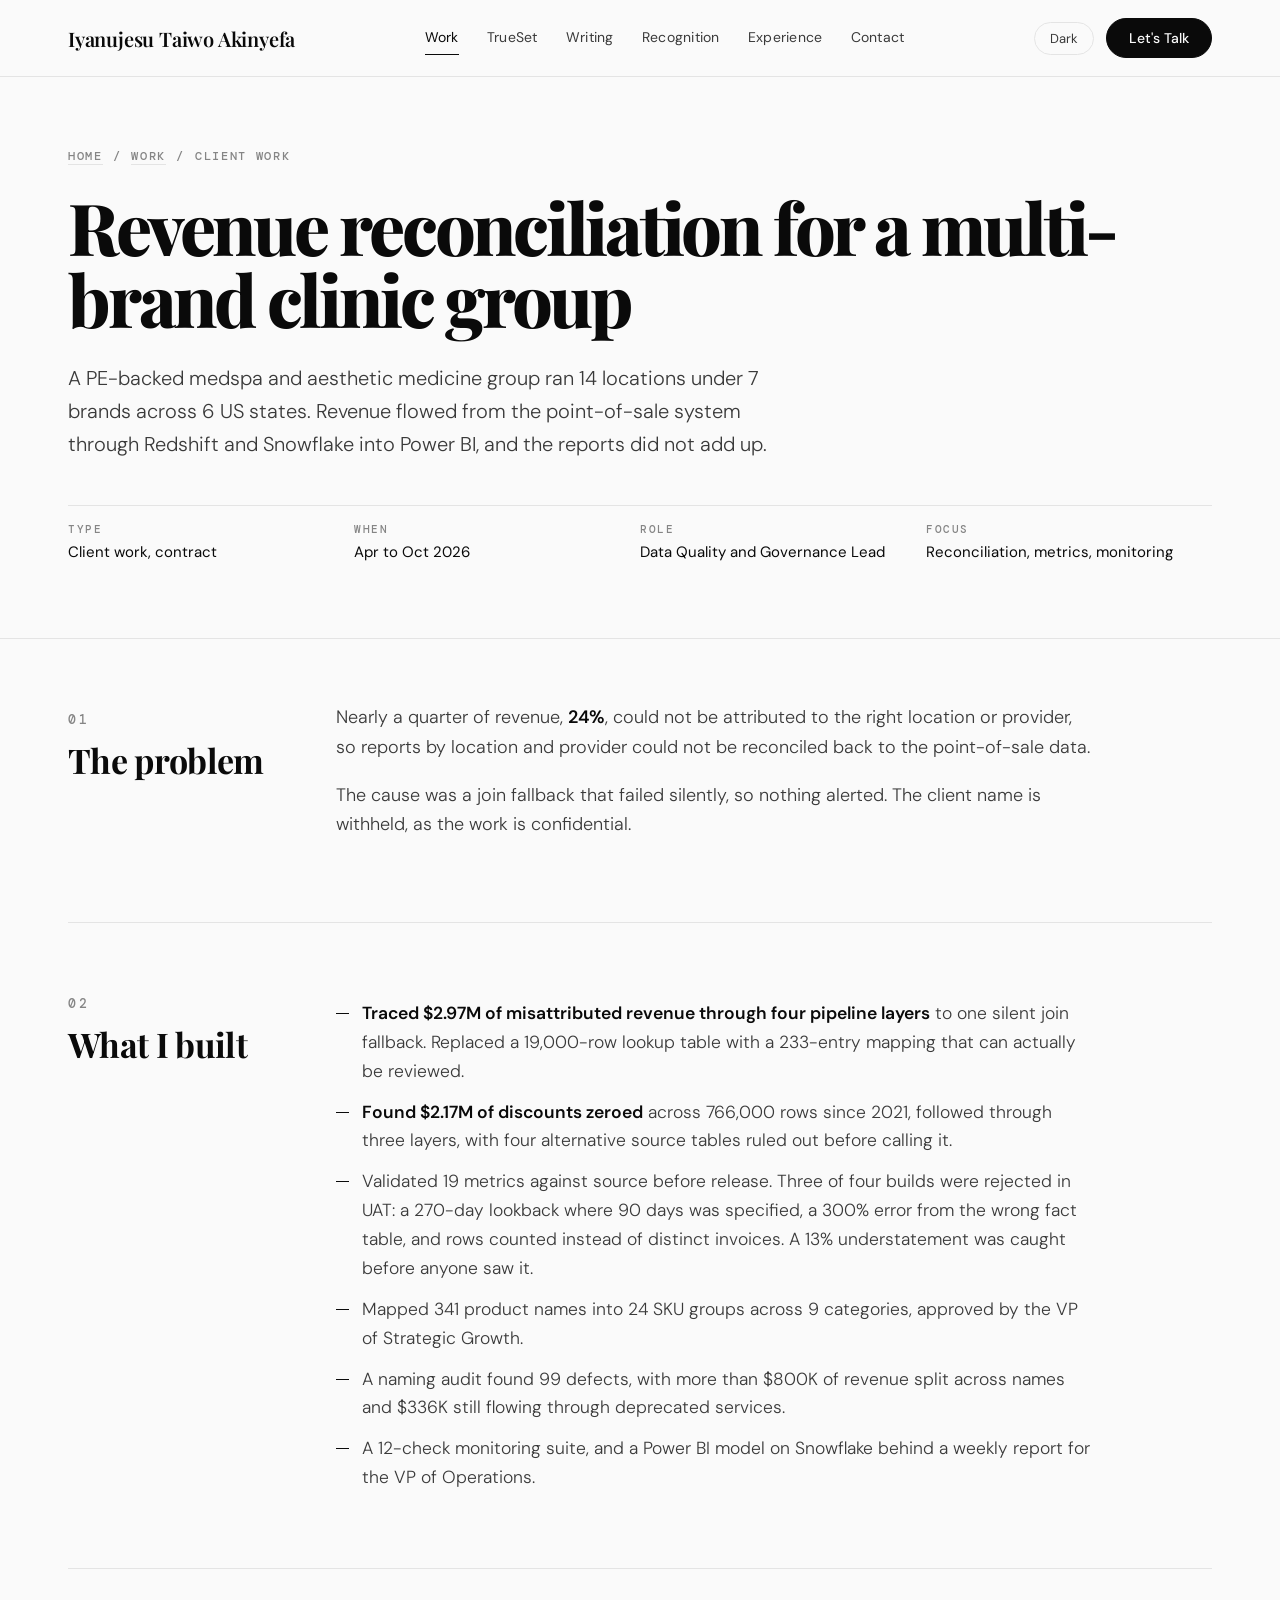
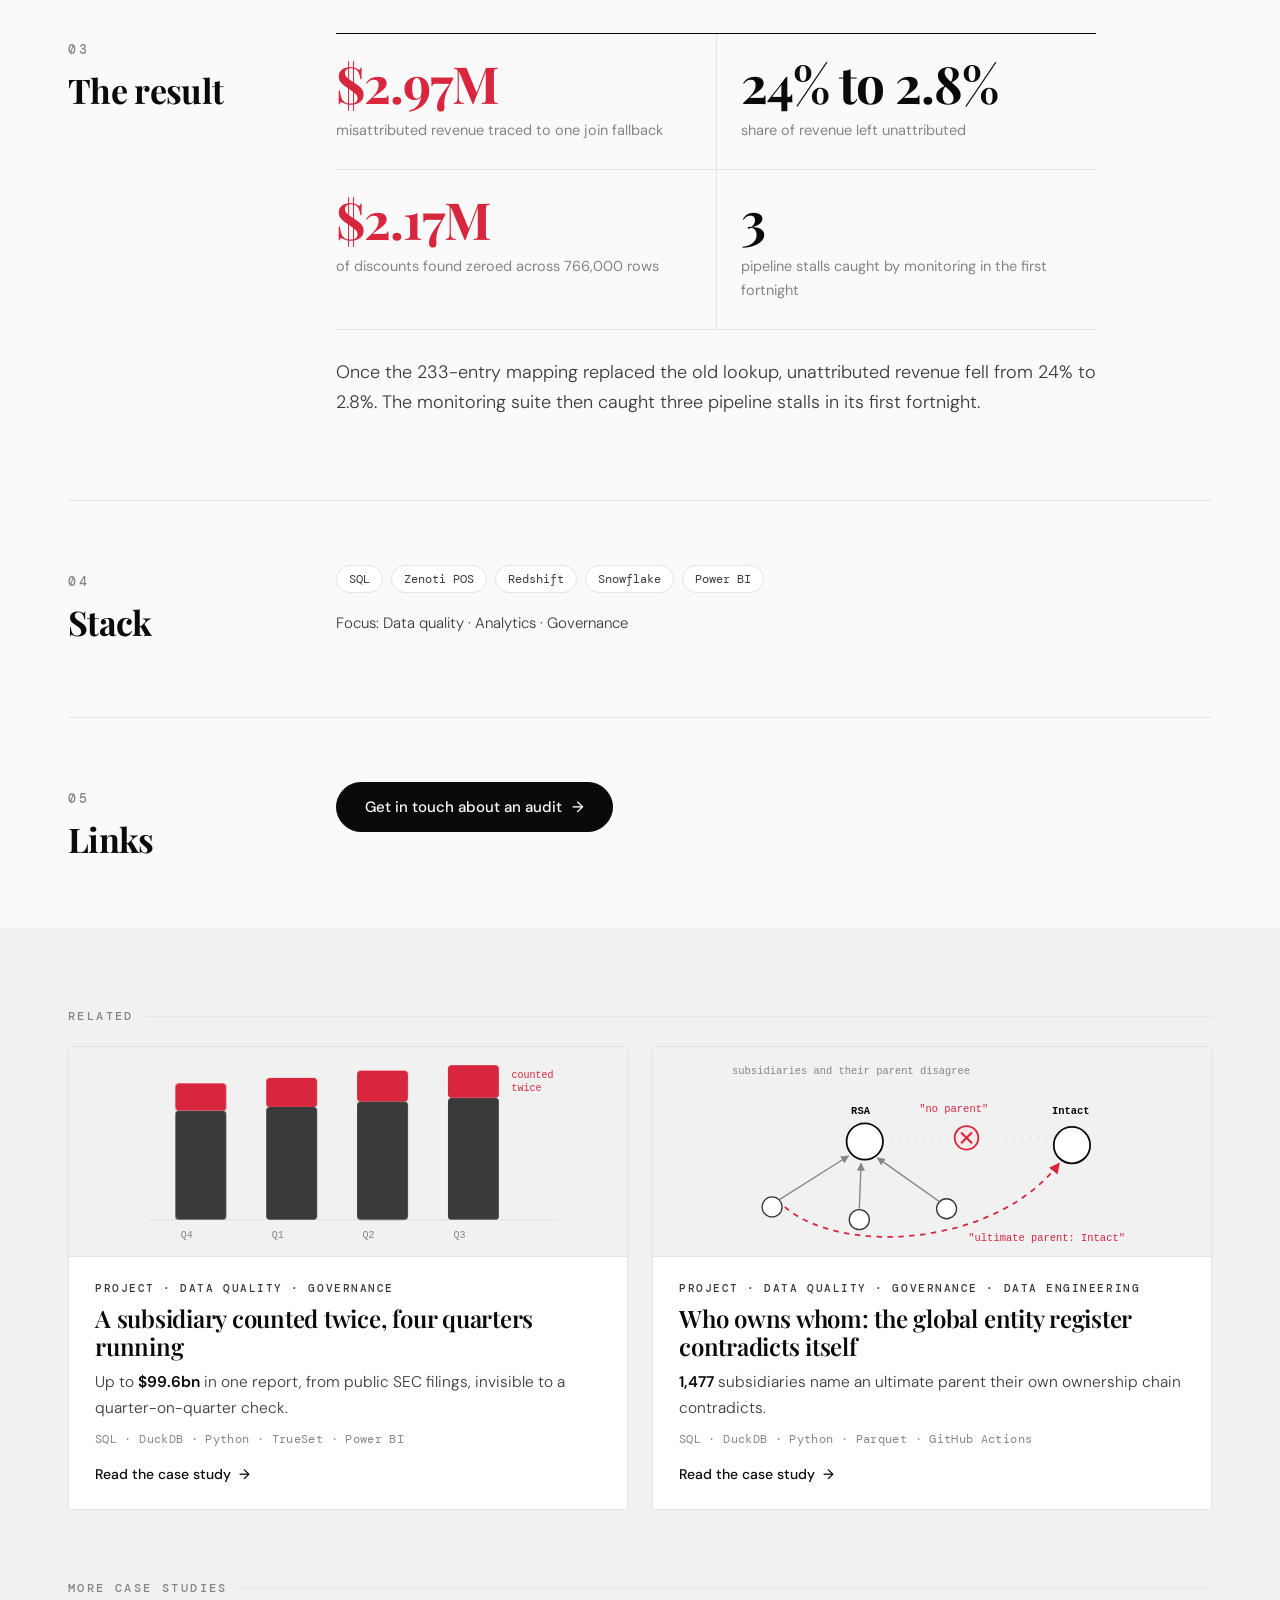
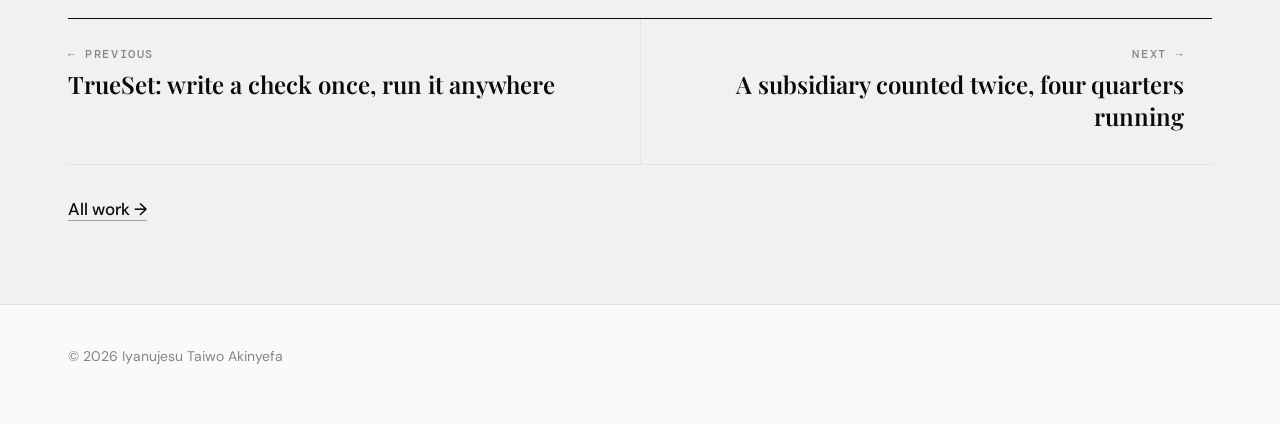
<file: work/revenue-reconciliation.html>
<!doctype html>
<html lang="en" class="no-js">
<head>
<meta charset="utf-8">
<meta name="viewport" content="width=device-width, initial-scale=1">
<title>Revenue reconciliation for a multi-brand clinic group | Iyanujesu Taiwo Akinyefa</title>
<meta name="description" content="A PE-backed medspa and aesthetic medicine group ran 14 locations under 7 brands across 6 US states. Revenue flowed from the point-of-sale system through...">
<link rel="canonical" href="https://tee-works.github.io/work/revenue-reconciliation.html">
<meta property="og:title" content="Revenue reconciliation for a multi-brand clinic group | Iyanujesu Taiwo Akinyefa">
<meta property="og:description" content="A PE-backed medspa and aesthetic medicine group ran 14 locations under 7 brands across 6 US states. Revenue flowed from the point-of-sale system through...">
<meta property="og:type" content="article">
<meta property="og:url" content="https://tee-works.github.io/work/revenue-reconciliation.html">
<meta property="og:image" content="https://tee-works.github.io/assets/og-card.png">
<meta property="og:image:width" content="1200">
<meta property="og:image:height" content="630">
<meta property="og:image:alt" content="Bad data is quiet. I make it loud. Iyanujesu Taiwo Akinyefa">
<meta name="twitter:card" content="summary_large_image">
<meta name="twitter:image" content="https://tee-works.github.io/assets/og-card.png">
<meta name="theme-color" content="#0a0a0a">
<link rel="icon" href="data:image/svg+xml,%3Csvg xmlns='http://www.w3.org/2000/svg' viewBox='0 0 32 32'%3E%3Crect width='32' height='32' rx='7' fill='%230a0a0a'/%3E%3Ctext x='15' y='23' font-family='Georgia,serif' font-size='19' font-weight='700' fill='%23fafafa' text-anchor='middle'%3EI%3C/text%3E%3Crect x='21' y='20' width='6' height='2.5' fill='%23ff4d5e'/%3E%3C/svg%3E">
<script>try{var t=localStorage.getItem('theme');if(t)document.documentElement.setAttribute('data-theme',t)}catch(e){}</script>
<link rel="preconnect" href="https://fonts.googleapis.com">
<link rel="preconnect" href="https://fonts.gstatic.com" crossorigin>
<link href="https://fonts.googleapis.com/css2?family=Playfair+Display:ital,wght@0,400;0,500;0,600;0,700;0,800;1,400;1,500&family=DM+Sans:opsz,wght@9..40,300;9..40,400;9..40,500;9..40,600&family=DM+Mono:wght@400;500&display=swap" rel="stylesheet">
<link rel="stylesheet" href="../assets/site.css?v=20261112c">
</head>
<body>
<a class="skip" href="#main">Skip to content</a>
<header class="nav" id="nav">
  <div class="wrap">
    <a class="logo" href="../index.html">Iyanujesu Taiwo Akinyefa</a>
    <nav class="links" aria-label="Main"><a href="../work/index.html" aria-current="page">Work</a><a href="../work/trueset.html">TrueSet</a><a href="../writing/index.html">Writing</a><a href="../recognition.html">Recognition</a><a href="../experience.html">Experience</a><a href="../index.html#contact">Contact</a></nav>
    <div class="tools-r"><button class="theme" id="theme" type="button">Dark</button><a href="../index.html#contact" class="btn small">Let's Talk</a></div>
  </div>
</header>
<main id="main">
<div class="ph"><div class="wrap">
  <div class="crumb"><a href="../index.html">Home</a><span>/</span><a href="index.html">Work</a><span>/</span><span>Client work</span></div>
  <h1 style="font-size:clamp(38px,5.6vw,80px);line-height:1;max-width:1050px">Revenue reconciliation for a multi-brand clinic group</h1>
  <p class="lead">A PE-backed medspa and aesthetic medicine group ran 14 locations under 7 brands across 6 US states. Revenue flowed from the point-of-sale system through Redshift and Snowflake into Power BI, and the reports did not add up.</p>
  <dl class="cs-meta"><div><dt>Type</dt><dd>Client work, contract</dd></div><div><dt>When</dt><dd>Apr to Oct 2026</dd></div><div><dt>Role</dt><dd>Data Quality and Governance Lead</dd></div><div><dt>Focus</dt><dd>Reconciliation, metrics, monitoring</dd></div></dl>
</div></div>
<div class="wrap">
  <div class="story"><h2>01<span>The problem</span></h2><div class="prose"><p>Nearly a quarter of revenue, <b>24%</b>, could not be attributed to the right location or provider, so reports by location and provider could not be reconciled back to the point-of-sale data.</p><p>The cause was a join fallback that failed silently, so nothing alerted. The client name is withheld, as the work is confidential.</p></div></div>
  <div class="story"><h2>02<span>What I built</span></h2><div class="prose"><ul><li><b>Traced $2.97M of misattributed revenue through four pipeline layers</b> to one silent join fallback. Replaced a 19,000-row lookup table with a 233-entry mapping that can actually be reviewed.</li><li><b>Found $2.17M of discounts zeroed</b> across 766,000 rows since 2021, followed through three layers, with four alternative source tables ruled out before calling it.</li><li>Validated 19 metrics against source before release. Three of four builds were rejected in UAT: a 270-day lookback where 90 days was specified, a 300% error from the wrong fact table, and rows counted instead of distinct invoices. A 13% understatement was caught before anyone saw it.</li><li>Mapped 341 product names into 24 SKU groups across 9 categories, approved by the VP of Strategic Growth.</li><li>A naming audit found 99 defects, with more than $800K of revenue split across names and $336K still flowing through deprecated services.</li><li>A 12-check monitoring suite, and a Power BI model on Snowflake behind a weekly report for the VP of Operations.</li></ul></div></div>
  <div class="story"><h2>03<span>The result</span></h2><div class="prose"><div class="tiles"><div class="tile"><div class="n red">$2.97M</div><div class="l">misattributed revenue traced to one join fallback</div></div><div class="tile"><div class="n">24% to 2.8%</div><div class="l">share of revenue left unattributed</div></div><div class="tile"><div class="n red">$2.17M</div><div class="l">of discounts found zeroed across 766,000 rows</div></div><div class="tile"><div class="n">3</div><div class="l">pipeline stalls caught by monitoring in the first fortnight</div></div></div><p>Once the 233-entry mapping replaced the old lookup, unattributed revenue fell from 24% to 2.8%. The monitoring suite then caught three pipeline stalls in its first fortnight.</p></div></div>
  <div class="story"><h2>04<span>Stack</span></h2><div class="prose"><div class="chips"><span class="chip">SQL</span><span class="chip">Zenoti POS</span><span class="chip">Redshift</span><span class="chip">Snowflake</span><span class="chip">Power BI</span></div><p style="margin-top:18px;font-size:15px">Focus: Data quality · Analytics · Governance</p></div></div>
  <div class="story"><h2>05<span>Links</span></h2><div class="prose"><div class="linkrow"><a class="btn" href="../index.html#contact">Get in touch about an audit <span class="arr">&rarr;</span></a></div></div></div>
</div>
<section class="alt" style="padding:80px 0">
  <div class="wrap">
    <div class="subhead" style="margin-top:0">Related</div>
    <div class="work two"><a class="wcard rv" href="../work/holdings-data-quality.html" data-cats="dq gov">
  <div class="art"><svg viewBox="0 0 520 230" aria-hidden="true">
              <line x1="40" y1="190" x2="490" y2="190" stroke="var(--rule)" stroke-width="1.5"/>
              <g>
                <rect class="grow" x="70"  y="70" width="56" height="120" rx="4" fill="var(--ink-2)"/>
                <rect class="grow" x="70"  y="40" width="56" height="30" rx="4" fill="var(--signal)" style="animation-delay:.2s"/>
                <rect class="grow" x="170" y="66" width="56" height="124" rx="4" fill="var(--ink-2)" style="animation-delay:.1s"/>
                <rect class="grow" x="170" y="34" width="56" height="32" rx="4" fill="var(--signal)" style="animation-delay:.3s"/>
                <rect class="grow" x="270" y="60" width="56" height="130" rx="4" fill="var(--ink-2)" style="animation-delay:.2s"/>
                <rect class="grow" x="270" y="26" width="56" height="34" rx="4" fill="var(--signal)" style="animation-delay:.4s"/>
                <rect class="grow" x="370" y="56" width="56" height="134" rx="4" fill="var(--ink-2)" style="animation-delay:.3s"/>
                <rect class="grow" x="370" y="20" width="56" height="36" rx="4" fill="var(--signal)" style="animation-delay:.5s"/>
              </g>
              <g font-family="JetBrains Mono, monospace" font-size="11" fill="var(--muted)">
                <text x="76" y="210">Q4</text><text x="176" y="210">Q1</text><text x="276" y="210">Q2</text><text x="376" y="210">Q3</text>
                <text x="440" y="34" fill="var(--signal)">counted</text><text x="440" y="48" fill="var(--signal)">twice</text>
              </g>
            </svg></div>
  <div class="txt"><div class="kind">Project · Data quality · Governance</div><h3>A subsidiary counted twice, four quarters running</h3><p class="find">Up to <b>$99.6bn</b> in one report, from public SEC filings, invisible to a quarter-on-quarter check.</p><div class="tag">SQL · DuckDB · Python · TrueSet · Power BI</div><span class="open">Read the case study <span class="arr">&rarr;</span></span></div>
</a><a class="wcard rv" href="../work/entity-data-quality.html" data-cats="dq gov de">
  <div class="art"><svg viewBox="0 0 520 230" aria-hidden="true">
              <defs><marker id="ah" viewBox="0 0 10 10" refX="9" refY="5" markerWidth="6" markerHeight="6" orient="auto"><path d="M0,0 L10,5 L0,10 z" fill="var(--muted)"/></marker>
                <marker id="ahr" viewBox="0 0 10 10" refX="9" refY="5" markerWidth="6" markerHeight="6" orient="auto"><path d="M0,0 L10,5 L0,10 z" fill="var(--signal)"/></marker></defs>
              <g stroke="var(--muted)" stroke-width="1.5" fill="none">
                <path d="M92 168 L168 120" marker-end="url(#ah)"/><path d="M180 178 L182 128" marker-end="url(#ah)"/><path d="M268 170 L200 122" marker-end="url(#ah)"/>
              </g>
              <path d="M98 176 C 160 230, 330 220, 400 128" stroke="var(--signal)" stroke-width="2" fill="none" stroke-dasharray="6 6" marker-end="url(#ahr)"/>
              <path d="M205 100 L392 100" stroke="var(--rule)" stroke-width="2" fill="none" stroke-dasharray="3 6"/>
              <g class="pulse-node"><circle cx="298" cy="100" r="13" fill="var(--signal-soft)" stroke="var(--signal)" stroke-width="2"/><path d="M292 94 L304 106 M304 94 L292 106" stroke="var(--signal)" stroke-width="2.4"/></g>
              <circle cx="84" cy="176" r="11" fill="var(--card)" stroke="var(--ink-2)" stroke-width="1.5"/>
              <circle cx="180" cy="190" r="11" fill="var(--card)" stroke="var(--ink-2)" stroke-width="1.5"/>
              <circle cx="276" cy="178" r="11" fill="var(--card)" stroke="var(--ink-2)" stroke-width="1.5"/>
              <circle cx="186" cy="104" r="20" fill="var(--card)" stroke="var(--ink)" stroke-width="2"/>
              <circle cx="414" cy="108" r="20" fill="var(--card)" stroke="var(--ink)" stroke-width="2"/>
              <g font-family="JetBrains Mono, monospace" font-size="11.5">
                <text x="171" y="74" fill="var(--ink)" font-weight="700">RSA</text>
                <text x="392" y="74" fill="var(--ink)" font-weight="700">Intact</text>
                <text x="246" y="72" fill="var(--signal)">"no parent"</text>
                <text x="300" y="214" fill="var(--signal)">"ultimate parent: Intact"</text>
                <text x="40" y="30" fill="var(--muted)">subsidiaries and their parent disagree</text>
              </g>
            </svg></div>
  <div class="txt"><div class="kind">Project · Data quality · Governance · Data engineering</div><h3>Who owns whom: the global entity register contradicts itself</h3><p class="find"><b>1,477</b> subsidiaries name an ultimate parent their own ownership chain contradicts.</p><div class="tag">SQL · DuckDB · Python · Parquet · GitHub Actions</div><span class="open">Read the case study <span class="arr">&rarr;</span></span></div>
</a></div>
    <div class="subhead">More case studies</div>
    <nav class="pn" aria-label="Previous and next case study">
      <a href="trueset.html"><small>&larr; Previous</small><b>TrueSet: write a check once, run it anywhere</b></a>
      <a href="holdings-data-quality.html"><small>Next &rarr;</small><b>A subsidiary counted twice, four quarters running</b></a>
    </nav>
    <p class="morelink"><a href="index.html">All work &rarr;</a></p>
  </div>
</section>
</main>
<footer><div class="wrap">&copy; 2026 Iyanujesu Taiwo Akinyefa</div></footer>
<script src="../assets/site.js?v=20261112c" defer></script>
</body>
</html>
</file>
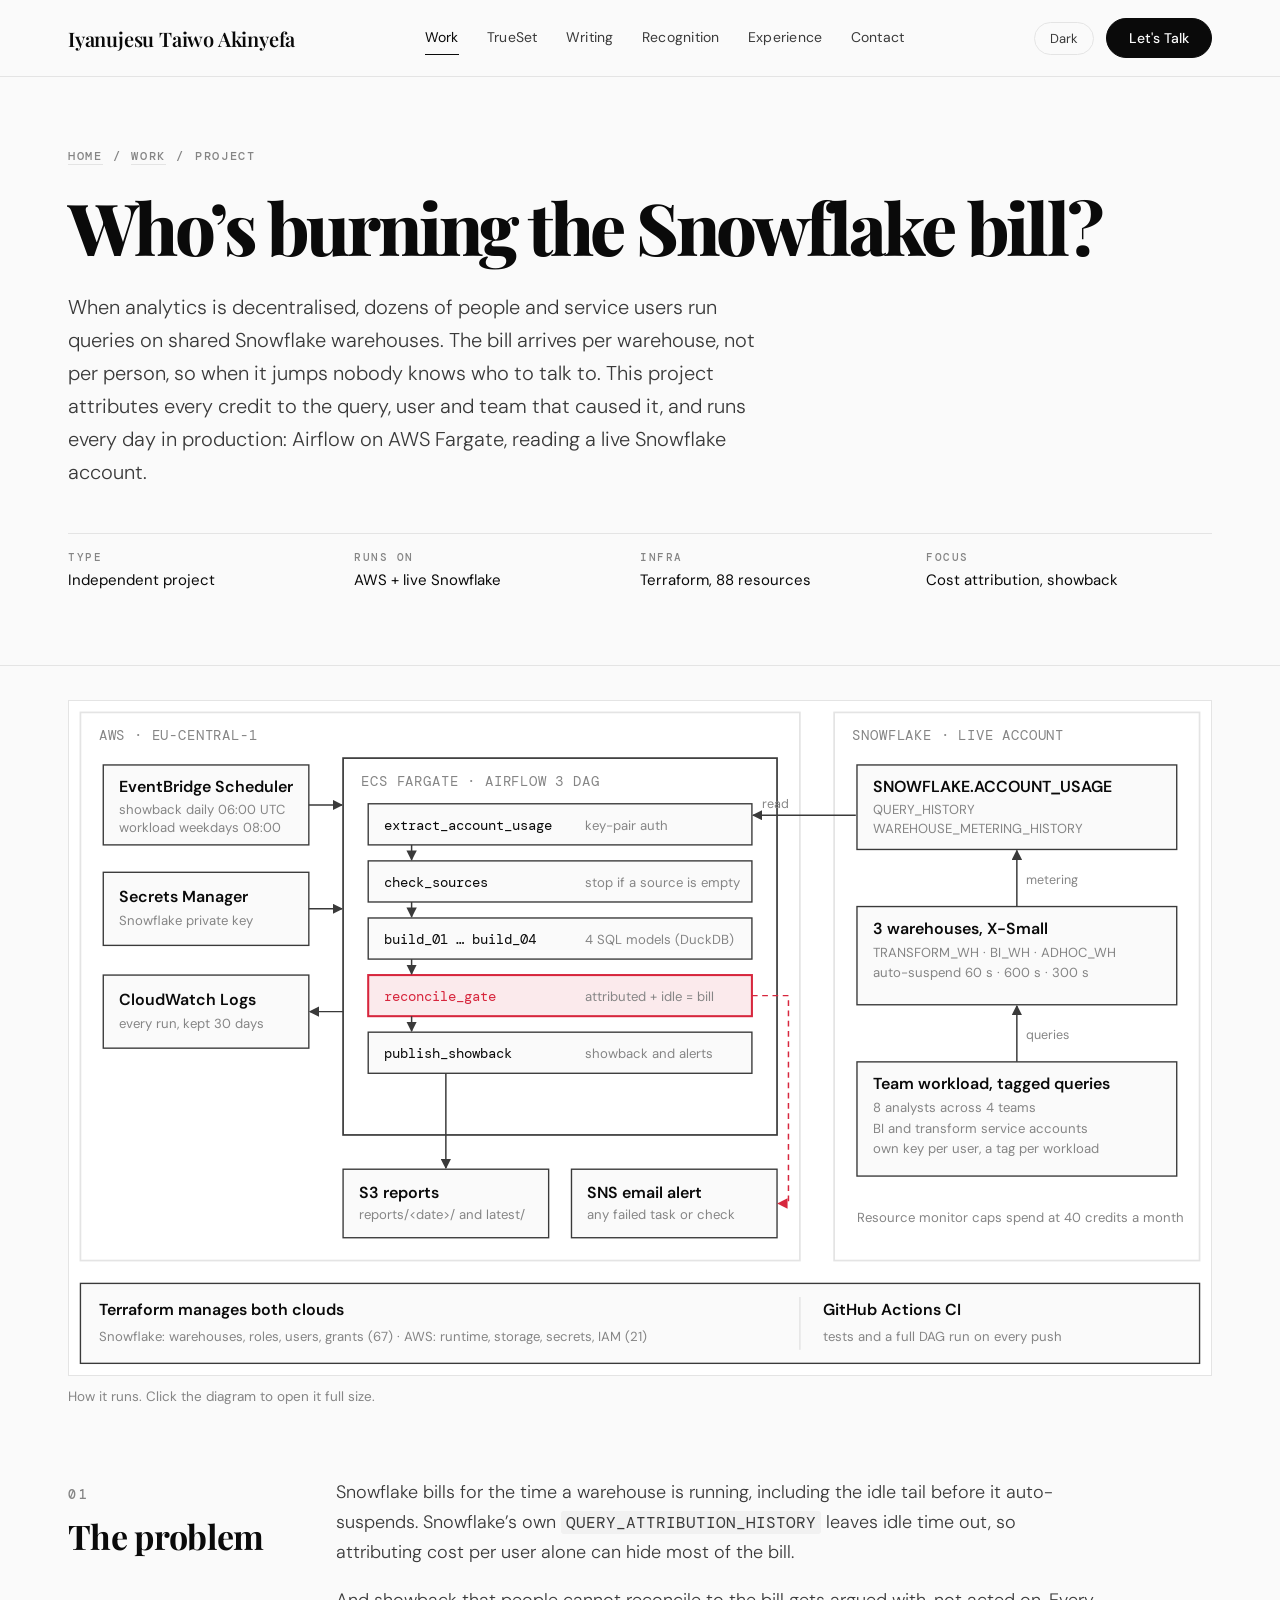
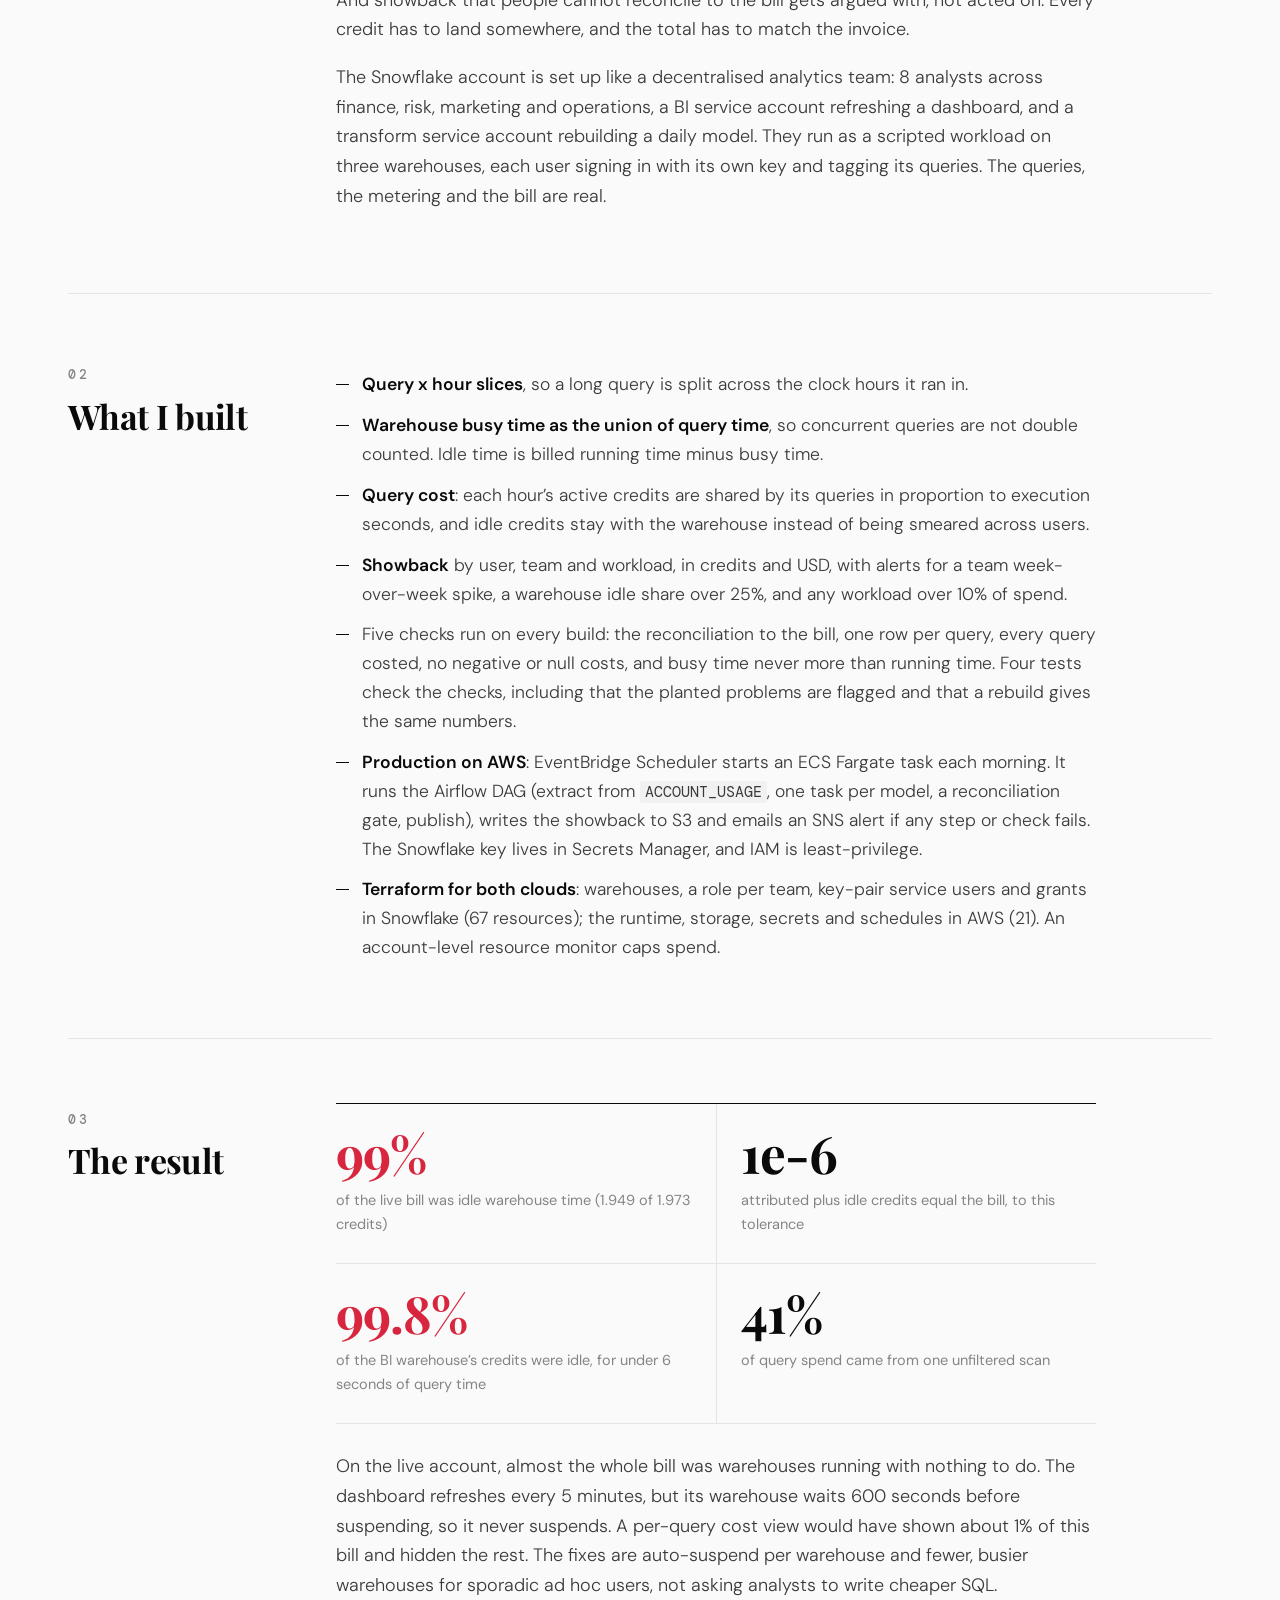
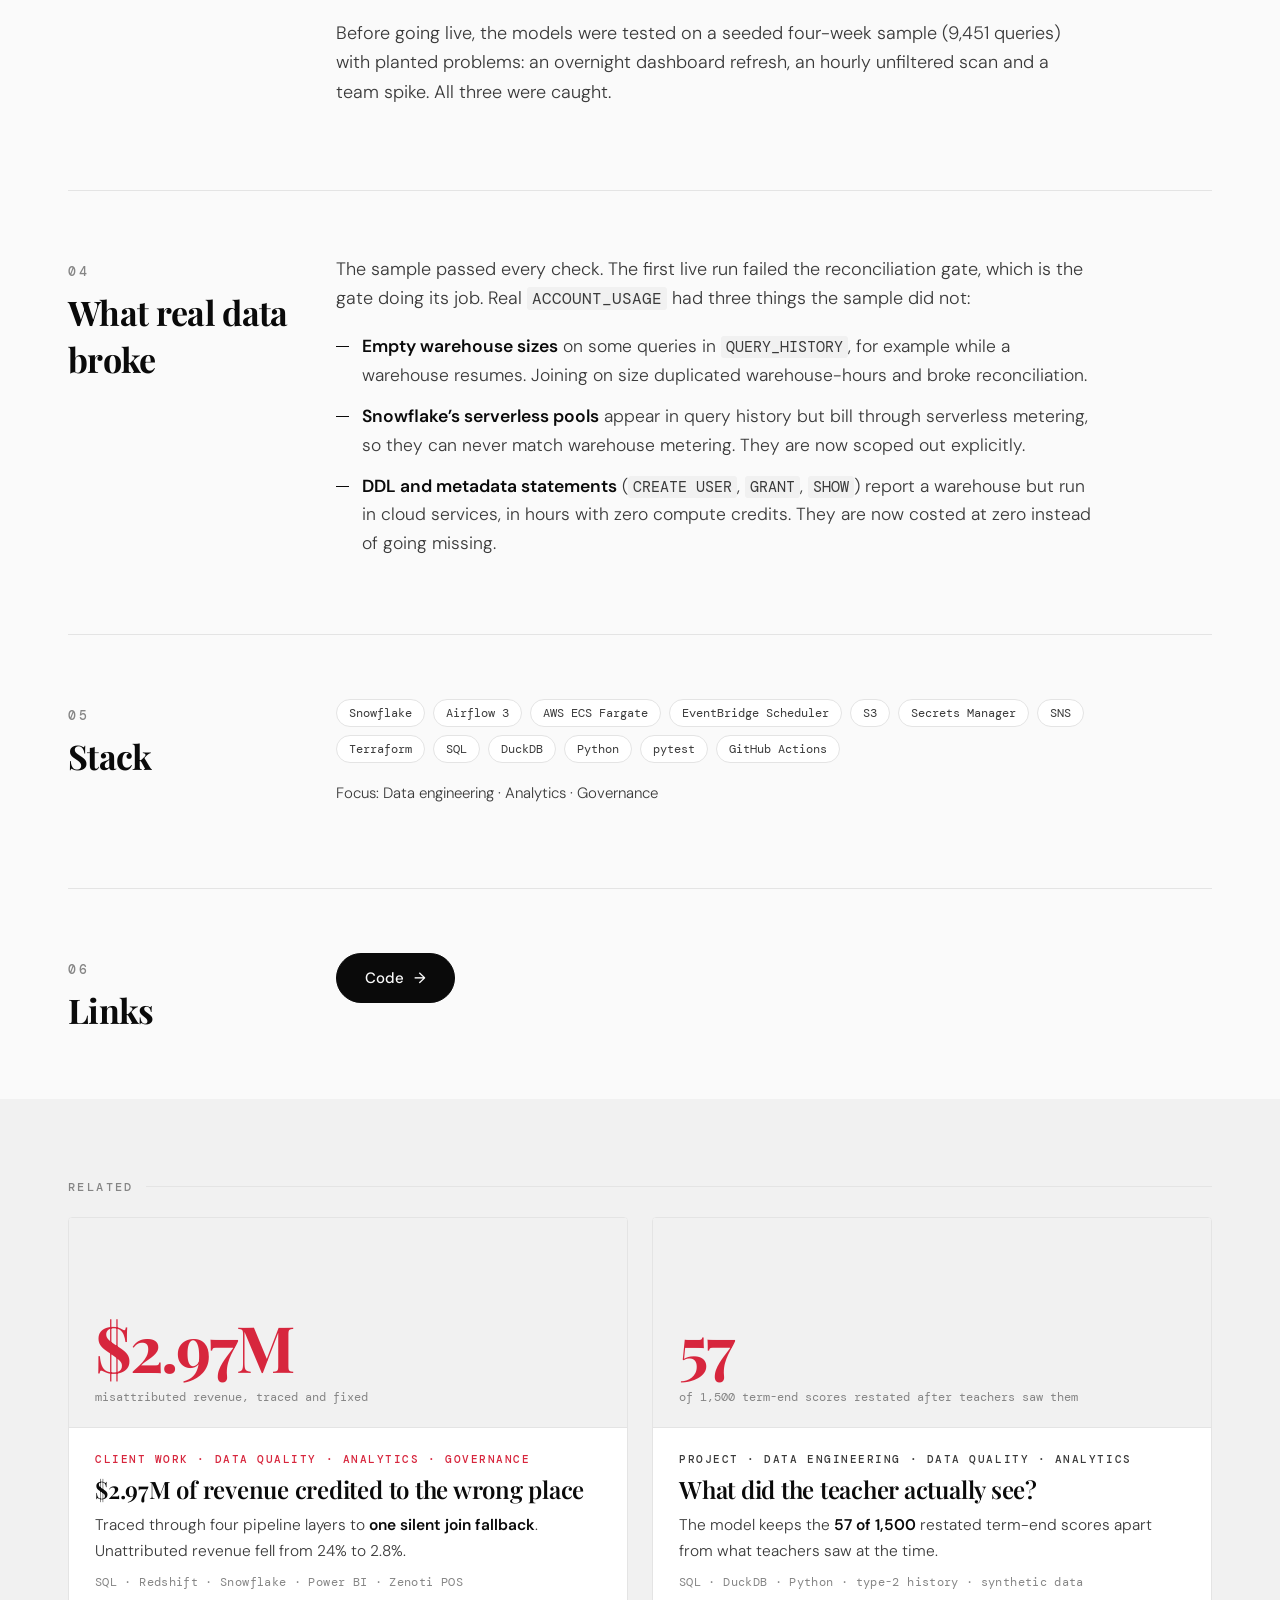
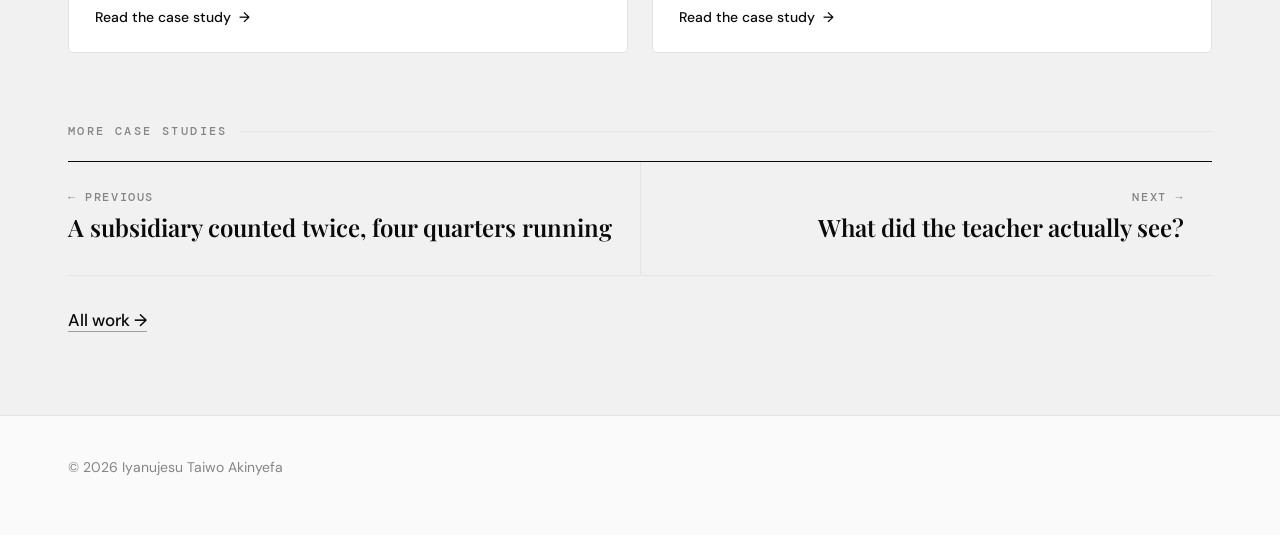
<file: work/snowflake-cost-attribution.html>
<!doctype html>
<html lang="en" class="no-js">
<head>
<meta charset="utf-8">
<meta name="viewport" content="width=device-width, initial-scale=1">
<title>Who’s burning the Snowflake bill? | Iyanujesu Taiwo Akinyefa</title>
<meta name="description" content="A daily cost showback for shared Snowflake warehouses, running in production on AWS against a live Snowflake account. 99% of the live bill was idle warehouse time.">
<link rel="canonical" href="https://tee-works.github.io/work/snowflake-cost-attribution.html">
<meta property="og:title" content="Who’s burning the Snowflake bill? | Iyanujesu Taiwo Akinyefa">
<meta property="og:description" content="A daily cost showback for shared Snowflake warehouses, running in production on AWS against a live Snowflake account. 99% of the live bill was idle warehouse time.">
<meta property="og:type" content="article">
<meta property="og:url" content="https://tee-works.github.io/work/snowflake-cost-attribution.html">
<meta property="og:image" content="https://tee-works.github.io/assets/og-card.png">
<meta property="og:image:width" content="1200">
<meta property="og:image:height" content="630">
<meta property="og:image:alt" content="Bad data is quiet. I make it loud. Iyanujesu Taiwo Akinyefa">
<meta name="twitter:card" content="summary_large_image">
<meta name="twitter:image" content="https://tee-works.github.io/assets/og-card.png">
<meta name="theme-color" content="#0a0a0a">
<link rel="icon" href="data:image/svg+xml,%3Csvg xmlns='http://www.w3.org/2000/svg' viewBox='0 0 32 32'%3E%3Crect width='32' height='32' rx='7' fill='%230a0a0a'/%3E%3Ctext x='15' y='23' font-family='Georgia,serif' font-size='19' font-weight='700' fill='%23fafafa' text-anchor='middle'%3EI%3C/text%3E%3Crect x='21' y='20' width='6' height='2.5' fill='%23ff4d5e'/%3E%3C/svg%3E">
<script>try{var t=localStorage.getItem('theme');if(t)document.documentElement.setAttribute('data-theme',t)}catch(e){}</script>
<link rel="preconnect" href="https://fonts.googleapis.com">
<link rel="preconnect" href="https://fonts.gstatic.com" crossorigin>
<link href="https://fonts.googleapis.com/css2?family=Playfair+Display:ital,wght@0,400;0,500;0,600;0,700;0,800;1,400;1,500&family=DM+Sans:opsz,wght@9..40,300;9..40,400;9..40,500;9..40,600&family=DM+Mono:wght@400;500&display=swap" rel="stylesheet">
<link rel="stylesheet" href="../assets/site.css?v=20261112c">
</head>
<body>
<a class="skip" href="#main">Skip to content</a>
<header class="nav" id="nav">
  <div class="wrap">
    <a class="logo" href="../index.html">Iyanujesu Taiwo Akinyefa</a>
    <nav class="links" aria-label="Main"><a href="../work/index.html" aria-current="page">Work</a><a href="../work/trueset.html">TrueSet</a><a href="../writing/index.html">Writing</a><a href="../recognition.html">Recognition</a><a href="../experience.html">Experience</a><a href="../index.html#contact">Contact</a></nav>
    <div class="tools-r"><button class="theme" id="theme" type="button">Dark</button><a href="../index.html#contact" class="btn small">Let's Talk</a></div>
  </div>
</header>
<main id="main">
<div class="ph"><div class="wrap">
  <div class="crumb"><a href="../index.html">Home</a><span>/</span><a href="index.html">Work</a><span>/</span><span>Project</span></div>
  <h1 style="font-size:clamp(38px,5.6vw,80px);line-height:1;max-width:1050px">Who’s burning the Snowflake bill?</h1>
  <p class="lead">When analytics is decentralised, dozens of people and service users run queries on shared Snowflake warehouses. The bill arrives per warehouse, not per person, so when it jumps nobody knows who to talk to. This project attributes every credit to the query, user and team that caused it, and runs every day in production: Airflow on AWS Fargate, reading a live Snowflake account.</p>
  <dl class="cs-meta"><div><dt>Type</dt><dd>Independent project</dd></div><div><dt>Runs on</dt><dd>AWS + live Snowflake</dd></div><div><dt>Infra</dt><dd>Terraform, 88 resources</dd></div><div><dt>Focus</dt><dd>Cost attribution, showback</dd></div></dl>
</div></div>
<div class="wrap">
  <figure class="arch" id="architecture">
    <button class="arch-open" type="button" aria-haspopup="dialog" aria-label="Open the architecture diagram full size"><svg viewBox="0 0 1000 590" xmlns="http://www.w3.org/2000/svg" role="img" aria-labelledby="arch-t arch-d">
<title id="arch-t">Architecture: daily Snowflake cost showback on AWS</title>
<desc id="arch-d">EventBridge Scheduler starts an ECS Fargate task each morning. The task runs an Airflow DAG that extracts SNOWFLAKE.ACCOUNT_USAGE with key-pair auth, builds four SQL models, fails at a reconciliation gate unless attributed plus idle credits equal the bill, and publishes the showback to S3. Failures email an SNS alert. On Snowflake, a tagged team workload runs on three warehouses whose metering lands in ACCOUNT_USAGE. Terraform manages both clouds and GitHub Actions runs the tests and the full DAG on every push.</desc>
<defs>
<marker id="ah" viewBox="0 0 10 10" refX="9" refY="5" markerWidth="7" markerHeight="7" orient="auto-start-reverse"><path class="ah" d="M0,0 L10,5 L0,10 z"/></marker>
<marker id="ahr" viewBox="0 0 10 10" refX="9" refY="5" markerWidth="7" markerHeight="7" orient="auto-start-reverse"><path class="ah hl" d="M0,0 L10,5 L0,10 z"/></marker>
</defs>

<rect class="fr" x="10" y="10" width="630" height="480"/>
<text class="ft" x="26" y="34">AWS · eu-central-1</text>

<rect class="bx" x="30" y="56" width="180" height="70"/>
<text class="t" x="44" y="80">EventBridge Scheduler</text>
<text class="s" x="44" y="99">showback daily 06:00 UTC</text>
<text class="s" x="44" y="115">workload weekdays 08:00</text>

<rect class="bx" x="30" y="150" width="180" height="64"/>
<text class="t" x="44" y="176">Secrets Manager</text>
<text class="s" x="44" y="196">Snowflake private key</text>

<rect class="bx" x="30" y="240" width="180" height="64"/>
<text class="t" x="44" y="266">CloudWatch Logs</text>
<text class="s" x="44" y="286">every run, kept 30 days</text>

<rect class="fr" style="stroke:var(--ink-2)" x="240" y="50" width="380" height="330"/>
<text class="ft" x="256" y="74">ECS Fargate · Airflow 3 DAG</text>

<rect class="bx" x="262" y="90" width="336" height="36"/>
<text class="m" x="276" y="113">extract_account_usage</text><text class="s" x="452" y="113">key-pair auth</text>
<rect class="bx" x="262" y="140" width="336" height="36"/>
<text class="m" x="276" y="163">check_sources</text><text class="s" x="452" y="163">stop if a source is empty</text>
<rect class="bx" x="262" y="190" width="336" height="36"/>
<text class="m" x="276" y="213">build_01 … build_04</text><text class="s" x="452" y="213">4 SQL models (DuckDB)</text>
<rect class="bx hl" x="262" y="240" width="336" height="36"/>
<text class="m hl" x="276" y="263">reconcile_gate</text><text class="s" x="452" y="263">attributed + idle = bill</text>
<rect class="bx" x="262" y="290" width="336" height="36"/>
<text class="m" x="276" y="313">publish_showback</text><text class="s" x="452" y="313">showback and alerts</text>
<path class="ln" d="M300 126 V139" marker-end="url(#ah)"/>
<path class="ln" d="M300 176 V189" marker-end="url(#ah)"/>
<path class="ln" d="M300 226 V239" marker-end="url(#ah)"/>
<path class="ln" d="M300 276 V289" marker-end="url(#ah)"/>

<path class="ln" d="M210 91 H239" marker-end="url(#ah)"/>
<path class="ln" d="M210 182 H239" marker-end="url(#ah)"/>
<path class="ln" d="M240 272 H211" marker-end="url(#ah)"/>

<rect class="bx" x="240" y="410" width="180" height="60"/>
<text class="t" x="254" y="435">S3 reports</text>
<text class="s" x="254" y="454">reports/&lt;date&gt;/ and latest/</text>
<path class="ln" d="M330 326 V409" marker-end="url(#ah)"/>

<rect class="bx" x="440" y="410" width="180" height="60"/>
<text class="t" x="454" y="435">SNS email alert</text>
<text class="s" x="454" y="454">any failed task or check</text>
<path class="ln hl" d="M598 258 H630 V440 H621" marker-end="url(#ahr)"/>

<rect class="fr" x="670" y="10" width="320" height="480"/>
<text class="ft" x="686" y="34">Snowflake · live account</text>

<rect class="bx" x="690" y="56" width="280" height="74"/>
<text class="t" x="704" y="80">SNOWFLAKE.ACCOUNT_USAGE</text>
<text class="s" x="704" y="99">QUERY_HISTORY</text>
<text class="s" x="704" y="116">WAREHOUSE_METERING_HISTORY</text>
<path class="ln" d="M689 100 H599" marker-end="url(#ah)"/>
<text class="lb" x="607" y="94">read</text>

<rect class="bx" x="690" y="180" width="280" height="86"/>
<text class="t" x="704" y="204">3 warehouses, X-Small</text>
<text class="s" x="704" y="224">TRANSFORM_WH · BI_WH · ADHOC_WH</text>
<text class="s" x="704" y="242">auto-suspend 60 s · 600 s · 300 s</text>
<path class="ln" d="M830 180 V131" marker-end="url(#ah)"/>
<text class="lb" x="838" y="160">metering</text>

<rect class="bx" x="690" y="316" width="280" height="100"/>
<text class="t" x="704" y="340">Team workload, tagged queries</text>
<text class="s" x="704" y="360">8 analysts across 4 teams</text>
<text class="s" x="704" y="378">BI and transform service accounts</text>
<text class="s" x="704" y="396">own key per user, a tag per workload</text>
<path class="ln" d="M830 316 V267" marker-end="url(#ah)"/>
<text class="lb" x="838" y="296">queries</text>

<text class="s" x="690" y="456">Resource monitor caps spend at 40 credits a month</text>

<rect class="bx" x="10" y="510" width="980" height="70"/>
<text class="t" x="26" y="538">Terraform manages both clouds</text>
<text class="s" x="26" y="560">Snowflake: warehouses, roles, users, grants (67) · AWS: runtime, storage, secrets, IAM (21)</text>
<path class="ln" style="stroke:var(--rule)" d="M640 522 V568"/>
<text class="t" x="660" y="538">GitHub Actions CI</text>
<text class="s" x="660" y="560">tests and a full DAG run on every push</text>
</svg></button>
    <figcaption>How it runs. Click the diagram to open it full size.</figcaption>
  </figure>
  <dialog class="arch-dlg" id="arch-dlg" aria-label="Architecture diagram"><div class="bar"><span>Architecture</span><button type="button" id="arch-close">Close</button></div><div class="body"></div></dialog>
  <div class="story"><h2>01<span>The problem</span></h2><div class="prose"><p>Snowflake bills for the time a warehouse is running, including the idle tail before it auto-suspends. Snowflake’s own <code>QUERY_ATTRIBUTION_HISTORY</code> leaves idle time out, so attributing cost per user alone can hide most of the bill.</p><p>And showback that people cannot reconcile to the bill gets argued with, not acted on. Every credit has to land somewhere, and the total has to match the invoice.</p><p>The Snowflake account is set up like a decentralised analytics team: 8 analysts across finance, risk, marketing and operations, a BI service account refreshing a dashboard, and a transform service account rebuilding a daily model. They run as a scripted workload on three warehouses, each user signing in with its own key and tagging its queries. The queries, the metering and the bill are real.</p></div></div>
  <div class="story"><h2>02<span>What I built</span></h2><div class="prose"><ul><li><b>Query x hour slices</b>, so a long query is split across the clock hours it ran in.</li><li><b>Warehouse busy time as the union of query time</b>, so concurrent queries are not double counted. Idle time is billed running time minus busy time.</li><li><b>Query cost</b>: each hour’s active credits are shared by its queries in proportion to execution seconds, and idle credits stay with the warehouse instead of being smeared across users.</li><li><b>Showback</b> by user, team and workload, in credits and USD, with alerts for a team week-over-week spike, a warehouse idle share over 25%, and any workload over 10% of spend.</li><li>Five checks run on every build: the reconciliation to the bill, one row per query, every query costed, no negative or null costs, and busy time never more than running time. Four tests check the checks, including that the planted problems are flagged and that a rebuild gives the same numbers.</li><li><b>Production on AWS</b>: EventBridge Scheduler starts an ECS Fargate task each morning. It runs the Airflow DAG (extract from <code>ACCOUNT_USAGE</code>, one task per model, a reconciliation gate, publish), writes the showback to S3 and emails an SNS alert if any step or check fails. The Snowflake key lives in Secrets Manager, and IAM is least-privilege.</li><li><b>Terraform for both clouds</b>: warehouses, a role per team, key-pair service users and grants in Snowflake (67 resources); the runtime, storage, secrets and schedules in AWS (21). An account-level resource monitor caps spend.</li></ul></div></div>
  <div class="story"><h2>03<span>The result</span></h2><div class="prose"><div class="tiles"><div class="tile"><div class="n red">99%</div><div class="l">of the live bill was idle warehouse time (1.949 of 1.973 credits)</div></div><div class="tile"><div class="n">1e-6</div><div class="l">attributed plus idle credits equal the bill, to this tolerance</div></div><div class="tile"><div class="n red">99.8%</div><div class="l">of the BI warehouse’s credits were idle, for under 6 seconds of query time</div></div><div class="tile"><div class="n">41%</div><div class="l">of query spend came from one unfiltered scan</div></div></div><p>On the live account, almost the whole bill was warehouses running with nothing to do. The dashboard refreshes every 5 minutes, but its warehouse waits 600 seconds before suspending, so it never suspends. A per-query cost view would have shown about 1% of this bill and hidden the rest. The fixes are auto-suspend per warehouse and fewer, busier warehouses for sporadic ad hoc users, not asking analysts to write cheaper SQL.</p><p>Before going live, the models were tested on a seeded four-week sample (9,451 queries) with planted problems: an overnight dashboard refresh, an hourly unfiltered scan and a team spike. All three were caught.</p></div></div>
  <div class="story"><h2>04<span>What real data broke</span></h2><div class="prose"><p>The sample passed every check. The first live run failed the reconciliation gate, which is the gate doing its job. Real <code>ACCOUNT_USAGE</code> had three things the sample did not:</p><ul><li><b>Empty warehouse sizes</b> on some queries in <code>QUERY_HISTORY</code>, for example while a warehouse resumes. Joining on size duplicated warehouse-hours and broke reconciliation.</li><li><b>Snowflake’s serverless pools</b> appear in query history but bill through serverless metering, so they can never match warehouse metering. They are now scoped out explicitly.</li><li><b>DDL and metadata statements</b> (<code>CREATE USER</code>, <code>GRANT</code>, <code>SHOW</code>) report a warehouse but run in cloud services, in hours with zero compute credits. They are now costed at zero instead of going missing.</li></ul></div></div>
  <div class="story"><h2>05<span>Stack</span></h2><div class="prose"><div class="chips"><span class="chip">Snowflake</span><span class="chip">Airflow 3</span><span class="chip">AWS ECS Fargate</span><span class="chip">EventBridge Scheduler</span><span class="chip">S3</span><span class="chip">Secrets Manager</span><span class="chip">SNS</span><span class="chip">Terraform</span><span class="chip">SQL</span><span class="chip">DuckDB</span><span class="chip">Python</span><span class="chip">pytest</span><span class="chip">GitHub Actions</span></div><p style="margin-top:18px;font-size:15px">Focus: Data engineering · Analytics · Governance</p></div></div>
  <div class="story"><h2>06<span>Links</span></h2><div class="prose"><div class="linkrow"><a class="btn" href="https://github.com/Tee-works/snowflake-cost-attribution">Code <span class="arr">&rarr;</span></a></div></div></div>
</div>
<section class="alt" style="padding:80px 0">
  <div class="wrap">
    <div class="subhead" style="margin-top:0">Related</div>
    <div class="work two"><a class="wcard rv" href="../work/revenue-reconciliation.html" data-cats="dq an gov">
  <div class="art"><div class="art num"><b>$2.97M</b><span>misattributed revenue, traced and fixed</span></div></div>
  <div class="txt"><div class="kind client">Client work · Data quality · Analytics · Governance</div><h3>$2.97M of revenue credited to the wrong place</h3><p class="find">Traced through four pipeline layers to <b>one silent join fallback</b>. Unattributed revenue fell from 24% to 2.8%.</p><div class="tag">SQL · Redshift · Snowflake · Power BI · Zenoti POS</div><span class="open">Read the case study <span class="arr">&rarr;</span></span></div>
</a><a class="wcard rv" href="../work/point-in-time-pupil-scores.html" data-cats="de dq an">
  <div class="art"><div class="art num"><b>57</b><span>of 1,500 term-end scores restated after teachers saw them</span></div></div>
  <div class="txt"><div class="kind">Project · Data engineering · Data quality · Analytics</div><h3>What did the teacher actually see?</h3><p class="find">The model keeps the <b>57 of 1,500</b> restated term-end scores apart from what teachers saw at the time.</p><div class="tag">SQL · DuckDB · Python · type-2 history · synthetic data</div><span class="open">Read the case study <span class="arr">&rarr;</span></span></div>
</a></div>
    <div class="subhead">More case studies</div>
    <nav class="pn" aria-label="Previous and next case study">
      <a href="holdings-data-quality.html"><small>&larr; Previous</small><b>A subsidiary counted twice, four quarters running</b></a>
      <a href="point-in-time-pupil-scores.html"><small>Next &rarr;</small><b>What did the teacher actually see?</b></a>
    </nav>
    <p class="morelink"><a href="index.html">All work &rarr;</a></p>
  </div>
</section>
</main>
<footer><div class="wrap">&copy; 2026 Iyanujesu Taiwo Akinyefa</div></footer>
<script src="../assets/site.js?v=20261112c" defer></script>
<script>(function(){var b=document.querySelector('.arch-open'),d=document.getElementById('arch-dlg');if(!b||!d||!d.showModal)return;var body=d.querySelector('.body');b.addEventListener('click',function(){if(!body.firstChild){var c=b.querySelector('svg').cloneNode(true);c.removeAttribute('aria-labelledby');c.setAttribute('aria-label','Architecture diagram');body.appendChild(c);}d.showModal();});document.getElementById('arch-close').addEventListener('click',function(){d.close();});d.addEventListener('click',function(e){if(e.target===d)d.close();});})();</script>
</body>
</html>
</file>
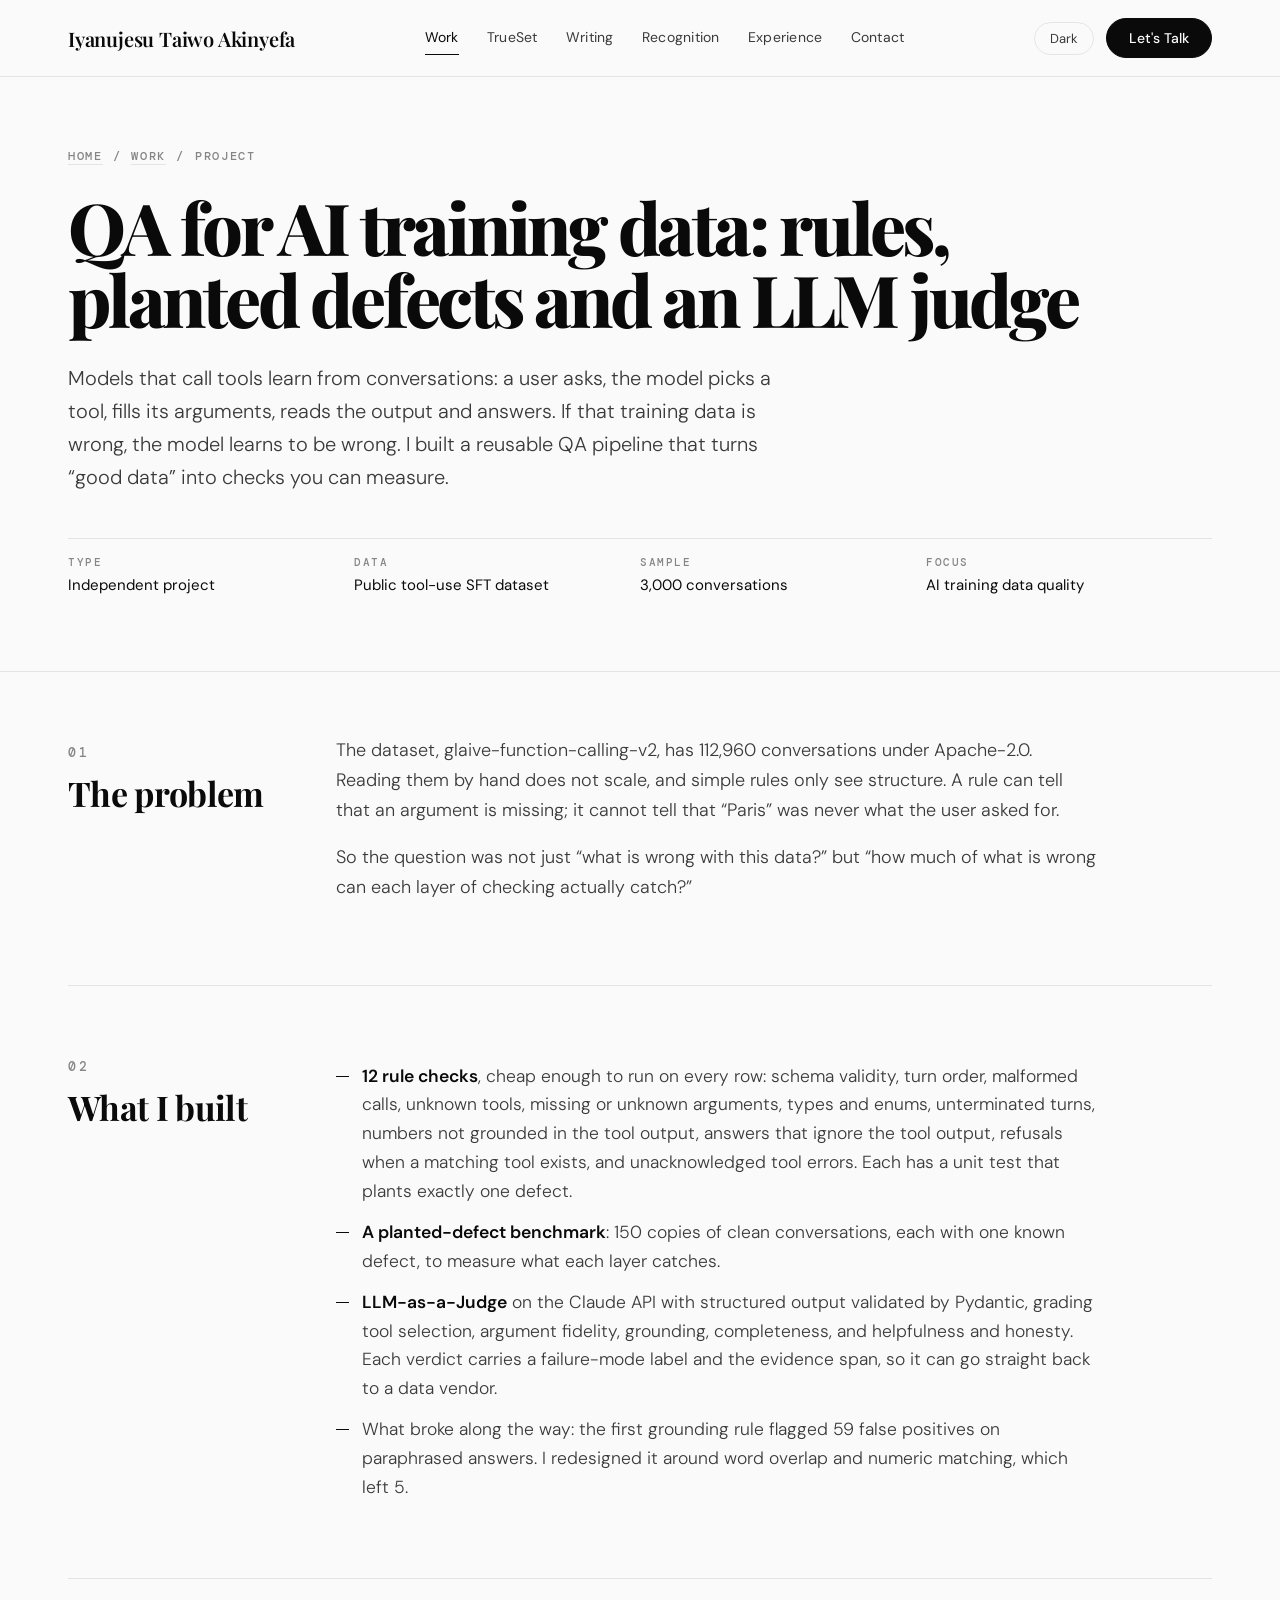
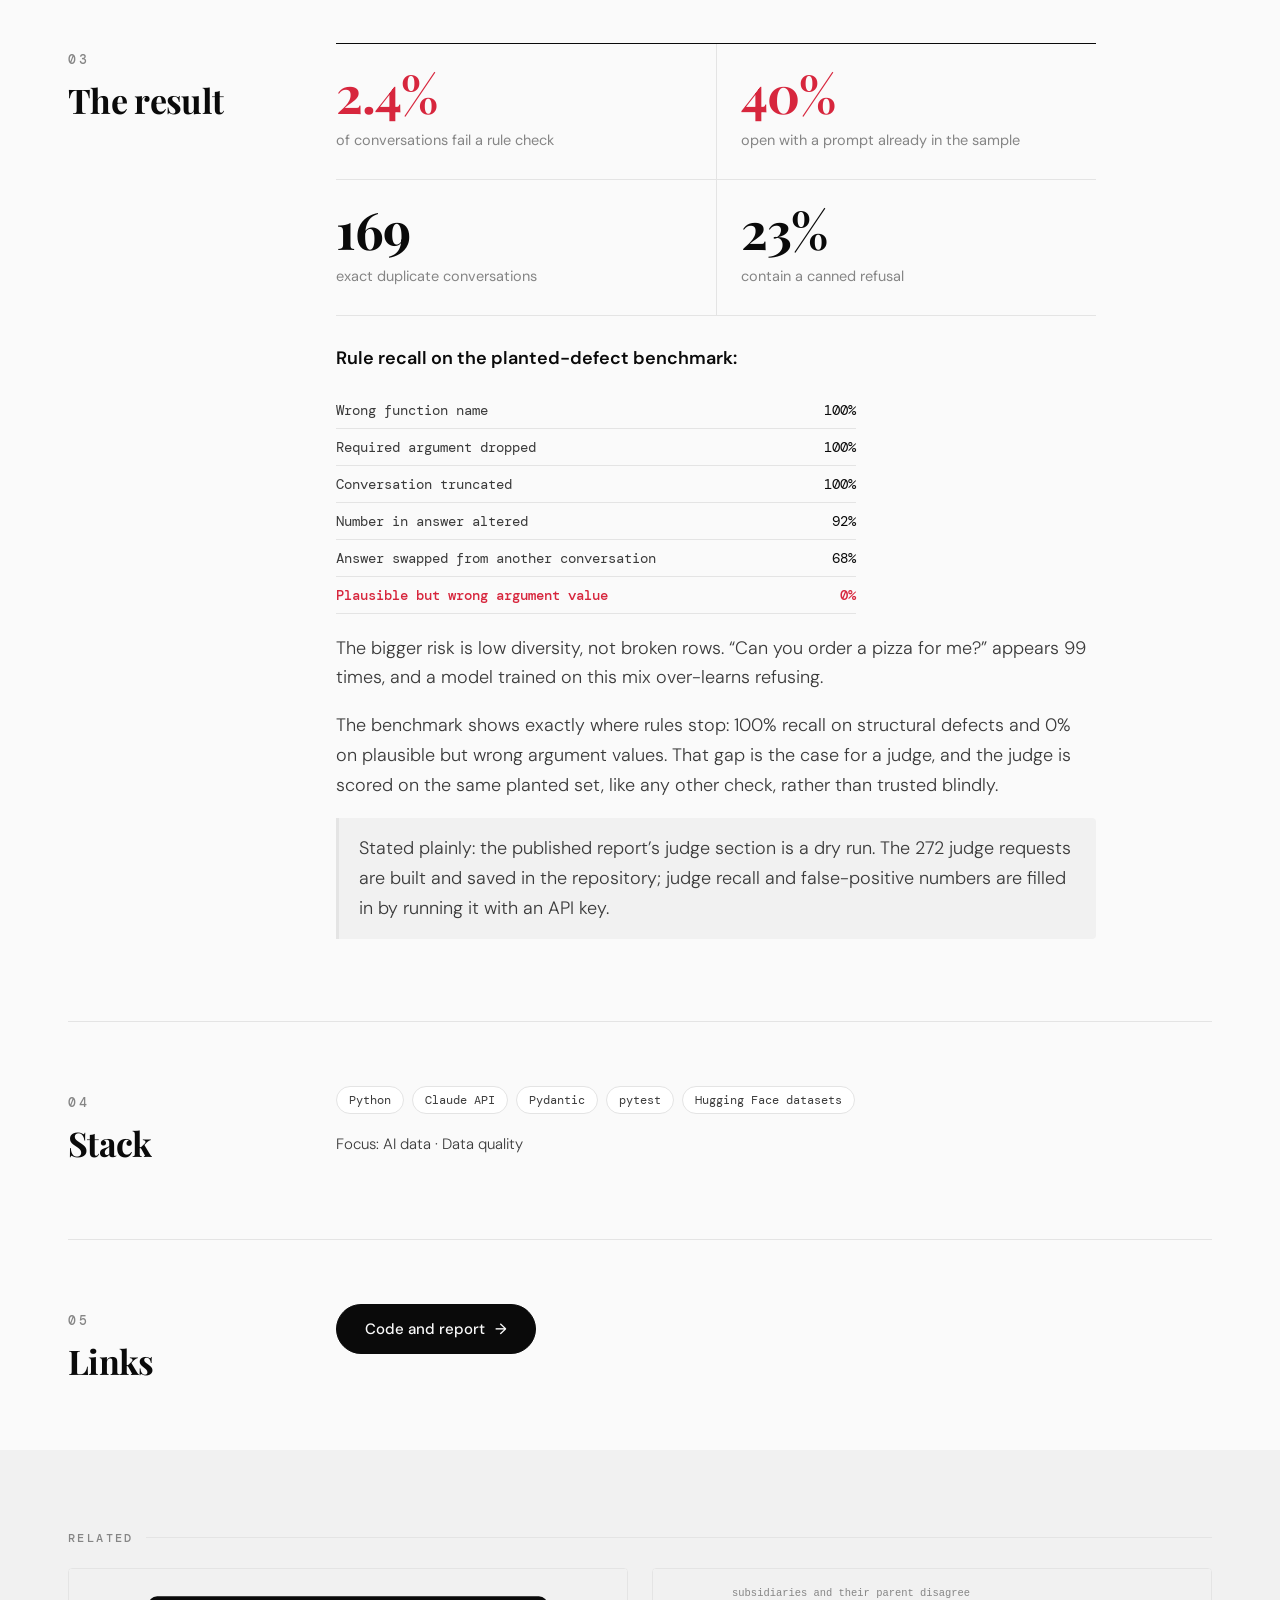
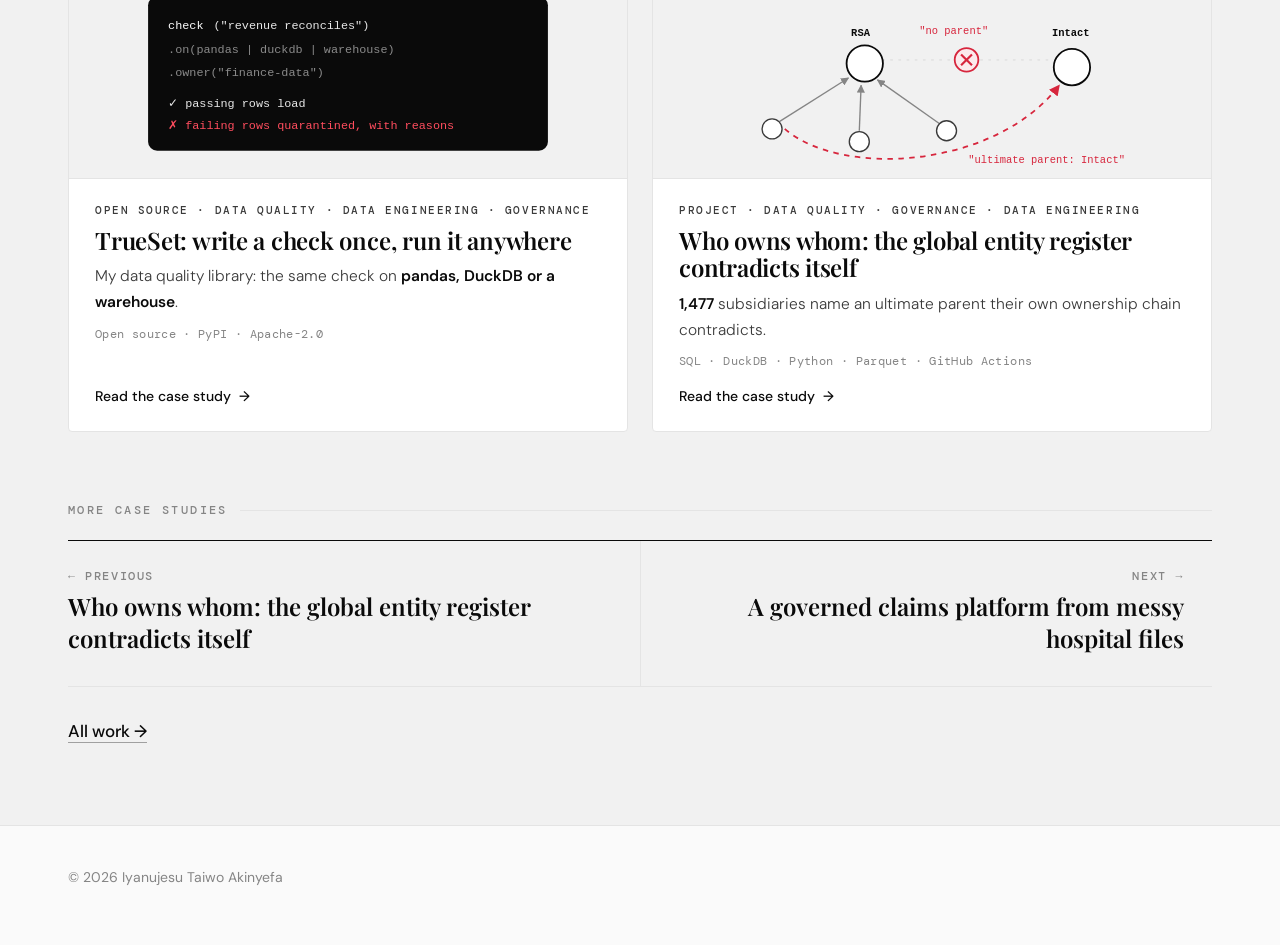
<file: work/tool-use-sft-data-qa.html>
<!doctype html>
<html lang="en" class="no-js">
<head>
<meta charset="utf-8">
<meta name="viewport" content="width=device-width, initial-scale=1">
<title>QA for AI training data: rules, planted defects and an LLM judge | Iyanujesu Taiwo Akinyefa</title>
<meta name="description" content="Models that call tools learn from conversations: a user asks, the model picks a tool, fills its arguments, reads the output and answers. If that training...">
<link rel="canonical" href="https://tee-works.github.io/work/tool-use-sft-data-qa.html">
<meta property="og:title" content="QA for AI training data: rules, planted defects and an LLM judge | Iyanujesu Taiwo Akinyefa">
<meta property="og:description" content="Models that call tools learn from conversations: a user asks, the model picks a tool, fills its arguments, reads the output and answers. If that training...">
<meta property="og:type" content="article">
<meta property="og:url" content="https://tee-works.github.io/work/tool-use-sft-data-qa.html">
<meta property="og:image" content="https://tee-works.github.io/assets/og-card.png">
<meta property="og:image:width" content="1200">
<meta property="og:image:height" content="630">
<meta property="og:image:alt" content="Bad data is quiet. I make it loud. Iyanujesu Taiwo Akinyefa">
<meta name="twitter:card" content="summary_large_image">
<meta name="twitter:image" content="https://tee-works.github.io/assets/og-card.png">
<meta name="theme-color" content="#0a0a0a">
<link rel="icon" href="data:image/svg+xml,%3Csvg xmlns='http://www.w3.org/2000/svg' viewBox='0 0 32 32'%3E%3Crect width='32' height='32' rx='7' fill='%230a0a0a'/%3E%3Ctext x='15' y='23' font-family='Georgia,serif' font-size='19' font-weight='700' fill='%23fafafa' text-anchor='middle'%3EI%3C/text%3E%3Crect x='21' y='20' width='6' height='2.5' fill='%23ff4d5e'/%3E%3C/svg%3E">
<script>try{var t=localStorage.getItem('theme');if(t)document.documentElement.setAttribute('data-theme',t)}catch(e){}</script>
<link rel="preconnect" href="https://fonts.googleapis.com">
<link rel="preconnect" href="https://fonts.gstatic.com" crossorigin>
<link href="https://fonts.googleapis.com/css2?family=Playfair+Display:ital,wght@0,400;0,500;0,600;0,700;0,800;1,400;1,500&family=DM+Sans:opsz,wght@9..40,300;9..40,400;9..40,500;9..40,600&family=DM+Mono:wght@400;500&display=swap" rel="stylesheet">
<link rel="stylesheet" href="../assets/site.css?v=20261112c">
</head>
<body>
<a class="skip" href="#main">Skip to content</a>
<header class="nav" id="nav">
  <div class="wrap">
    <a class="logo" href="../index.html">Iyanujesu Taiwo Akinyefa</a>
    <nav class="links" aria-label="Main"><a href="../work/index.html" aria-current="page">Work</a><a href="../work/trueset.html">TrueSet</a><a href="../writing/index.html">Writing</a><a href="../recognition.html">Recognition</a><a href="../experience.html">Experience</a><a href="../index.html#contact">Contact</a></nav>
    <div class="tools-r"><button class="theme" id="theme" type="button">Dark</button><a href="../index.html#contact" class="btn small">Let's Talk</a></div>
  </div>
</header>
<main id="main">
<div class="ph"><div class="wrap">
  <div class="crumb"><a href="../index.html">Home</a><span>/</span><a href="index.html">Work</a><span>/</span><span>Project</span></div>
  <h1 style="font-size:clamp(38px,5.6vw,80px);line-height:1;max-width:1050px">QA for AI training data: rules, planted defects and an LLM judge</h1>
  <p class="lead">Models that call tools learn from conversations: a user asks, the model picks a tool, fills its arguments, reads the output and answers. If that training data is wrong, the model learns to be wrong. I built a reusable QA pipeline that turns “good data” into checks you can measure.</p>
  <dl class="cs-meta"><div><dt>Type</dt><dd>Independent project</dd></div><div><dt>Data</dt><dd>Public tool-use SFT dataset</dd></div><div><dt>Sample</dt><dd>3,000 conversations</dd></div><div><dt>Focus</dt><dd>AI training data quality</dd></div></dl>
</div></div>
<div class="wrap">
  <div class="story"><h2>01<span>The problem</span></h2><div class="prose"><p>The dataset, glaive-function-calling-v2, has 112,960 conversations under Apache-2.0. Reading them by hand does not scale, and simple rules only see structure. A rule can tell that an argument is missing; it cannot tell that “Paris” was never what the user asked for.</p><p>So the question was not just “what is wrong with this data?” but “how much of what is wrong can each layer of checking actually catch?”</p></div></div>
  <div class="story"><h2>02<span>What I built</span></h2><div class="prose"><ul><li><b>12 rule checks</b>, cheap enough to run on every row: schema validity, turn order, malformed calls, unknown tools, missing or unknown arguments, types and enums, unterminated turns, numbers not grounded in the tool output, answers that ignore the tool output, refusals when a matching tool exists, and unacknowledged tool errors. Each has a unit test that plants exactly one defect.</li><li><b>A planted-defect benchmark</b>: 150 copies of clean conversations, each with one known defect, to measure what each layer catches.</li><li><b>LLM-as-a-Judge</b> on the Claude API with structured output validated by Pydantic, grading tool selection, argument fidelity, grounding, completeness, and helpfulness and honesty. Each verdict carries a failure-mode label and the evidence span, so it can go straight back to a data vendor.</li><li>What broke along the way: the first grounding rule flagged 59 false positives on paraphrased answers. I redesigned it around word overlap and numeric matching, which left 5.</li></ul></div></div>
  <div class="story"><h2>03<span>The result</span></h2><div class="prose"><div class="tiles"><div class="tile"><div class="n red">2.4%</div><div class="l">of conversations fail a rule check</div></div><div class="tile"><div class="n red">40%</div><div class="l">open with a prompt already in the sample</div></div><div class="tile"><div class="n">169</div><div class="l">exact duplicate conversations</div></div><div class="tile"><div class="n">23%</div><div class="l">contain a canned refusal</div></div></div><p><b>Rule recall on the planted-defect benchmark:</b></p><table class="recall"><tr><td>Wrong function name</td><td>100%</td></tr><tr><td>Required argument dropped</td><td>100%</td></tr><tr><td>Conversation truncated</td><td>100%</td></tr><tr><td>Number in answer altered</td><td>92%</td></tr><tr><td>Answer swapped from another conversation</td><td>68%</td></tr><tr class="hot"><td>Plausible but wrong argument value</td><td>0%</td></tr></table><p>The bigger risk is low diversity, not broken rows. “Can you order a pizza for me?” appears 99 times, and a model trained on this mix over-learns refusing.</p><p>The benchmark shows exactly where rules stop: 100% recall on structural defects and 0% on plausible but wrong argument values. That gap is the case for a judge, and the judge is scored on the same planted set, like any other check, rather than trusted blindly.</p><p class="note">Stated plainly: the published report’s judge section is a dry run. The 272 judge requests are built and saved in the repository; judge recall and false-positive numbers are filled in by running it with an API key.</p></div></div>
  <div class="story"><h2>04<span>Stack</span></h2><div class="prose"><div class="chips"><span class="chip">Python</span><span class="chip">Claude API</span><span class="chip">Pydantic</span><span class="chip">pytest</span><span class="chip">Hugging Face datasets</span></div><p style="margin-top:18px;font-size:15px">Focus: AI data · Data quality</p></div></div>
  <div class="story"><h2>05<span>Links</span></h2><div class="prose"><div class="linkrow"><a class="btn" href="https://github.com/Tee-works/tool-use-sft-data-qa">Code and report <span class="arr">&rarr;</span></a></div></div></div>
</div>
<section class="alt" style="padding:80px 0">
  <div class="wrap">
    <div class="subhead" style="margin-top:0">Related</div>
    <div class="work two"><a class="wcard rv" href="../work/trueset.html" data-cats="dq de gov">
  <div class="art"><svg viewBox="0 0 520 230" aria-hidden="true">
              <rect x="40" y="30" width="440" height="170" rx="10" fill="var(--console)"/>
              <g font-family="JetBrains Mono, monospace" font-size="13">
                <text x="62" y="66" fill="#ffffff">check</text><text x="112" y="66" fill="#e8e8e8">("revenue reconciles")</text>
                <text x="62" y="92" fill="#8a8a8a">  .on(pandas | duckdb | warehouse)</text>
                <text x="62" y="118" fill="#8a8a8a">  .owner("finance-data")</text>
                <text x="62" y="152" fill="#e8e8e8">&#10003; passing rows load</text>
                <text x="62" y="176" fill="#ff4d5e">&#10007; failing rows quarantined, with reasons</text>
              </g>
            </svg></div>
  <div class="txt"><div class="kind">Open source · Data quality · Data engineering · Governance</div><h3>TrueSet: write a check once, run it anywhere</h3><p class="find">My data quality library: the same check on <b>pandas, DuckDB or a warehouse</b>.</p><div class="tag">Open source · PyPI · Apache-2.0</div><span class="open">Read the case study <span class="arr">&rarr;</span></span></div>
</a><a class="wcard rv" href="../work/entity-data-quality.html" data-cats="dq gov de">
  <div class="art"><svg viewBox="0 0 520 230" aria-hidden="true">
              <defs><marker id="ah" viewBox="0 0 10 10" refX="9" refY="5" markerWidth="6" markerHeight="6" orient="auto"><path d="M0,0 L10,5 L0,10 z" fill="var(--muted)"/></marker>
                <marker id="ahr" viewBox="0 0 10 10" refX="9" refY="5" markerWidth="6" markerHeight="6" orient="auto"><path d="M0,0 L10,5 L0,10 z" fill="var(--signal)"/></marker></defs>
              <g stroke="var(--muted)" stroke-width="1.5" fill="none">
                <path d="M92 168 L168 120" marker-end="url(#ah)"/><path d="M180 178 L182 128" marker-end="url(#ah)"/><path d="M268 170 L200 122" marker-end="url(#ah)"/>
              </g>
              <path d="M98 176 C 160 230, 330 220, 400 128" stroke="var(--signal)" stroke-width="2" fill="none" stroke-dasharray="6 6" marker-end="url(#ahr)"/>
              <path d="M205 100 L392 100" stroke="var(--rule)" stroke-width="2" fill="none" stroke-dasharray="3 6"/>
              <g class="pulse-node"><circle cx="298" cy="100" r="13" fill="var(--signal-soft)" stroke="var(--signal)" stroke-width="2"/><path d="M292 94 L304 106 M304 94 L292 106" stroke="var(--signal)" stroke-width="2.4"/></g>
              <circle cx="84" cy="176" r="11" fill="var(--card)" stroke="var(--ink-2)" stroke-width="1.5"/>
              <circle cx="180" cy="190" r="11" fill="var(--card)" stroke="var(--ink-2)" stroke-width="1.5"/>
              <circle cx="276" cy="178" r="11" fill="var(--card)" stroke="var(--ink-2)" stroke-width="1.5"/>
              <circle cx="186" cy="104" r="20" fill="var(--card)" stroke="var(--ink)" stroke-width="2"/>
              <circle cx="414" cy="108" r="20" fill="var(--card)" stroke="var(--ink)" stroke-width="2"/>
              <g font-family="JetBrains Mono, monospace" font-size="11.5">
                <text x="171" y="74" fill="var(--ink)" font-weight="700">RSA</text>
                <text x="392" y="74" fill="var(--ink)" font-weight="700">Intact</text>
                <text x="246" y="72" fill="var(--signal)">"no parent"</text>
                <text x="300" y="214" fill="var(--signal)">"ultimate parent: Intact"</text>
                <text x="40" y="30" fill="var(--muted)">subsidiaries and their parent disagree</text>
              </g>
            </svg></div>
  <div class="txt"><div class="kind">Project · Data quality · Governance · Data engineering</div><h3>Who owns whom: the global entity register contradicts itself</h3><p class="find"><b>1,477</b> subsidiaries name an ultimate parent their own ownership chain contradicts.</p><div class="tag">SQL · DuckDB · Python · Parquet · GitHub Actions</div><span class="open">Read the case study <span class="arr">&rarr;</span></span></div>
</a></div>
    <div class="subhead">More case studies</div>
    <nav class="pn" aria-label="Previous and next case study">
      <a href="entity-data-quality.html"><small>&larr; Previous</small><b>Who owns whom: the global entity register contradicts itself</b></a>
      <a href="health-claims-platform.html"><small>Next &rarr;</small><b>A governed claims platform from messy hospital files</b></a>
    </nav>
    <p class="morelink"><a href="index.html">All work &rarr;</a></p>
  </div>
</section>
</main>
<footer><div class="wrap">&copy; 2026 Iyanujesu Taiwo Akinyefa</div></footer>
<script src="../assets/site.js?v=20261112c" defer></script>
</body>
</html>
</file>
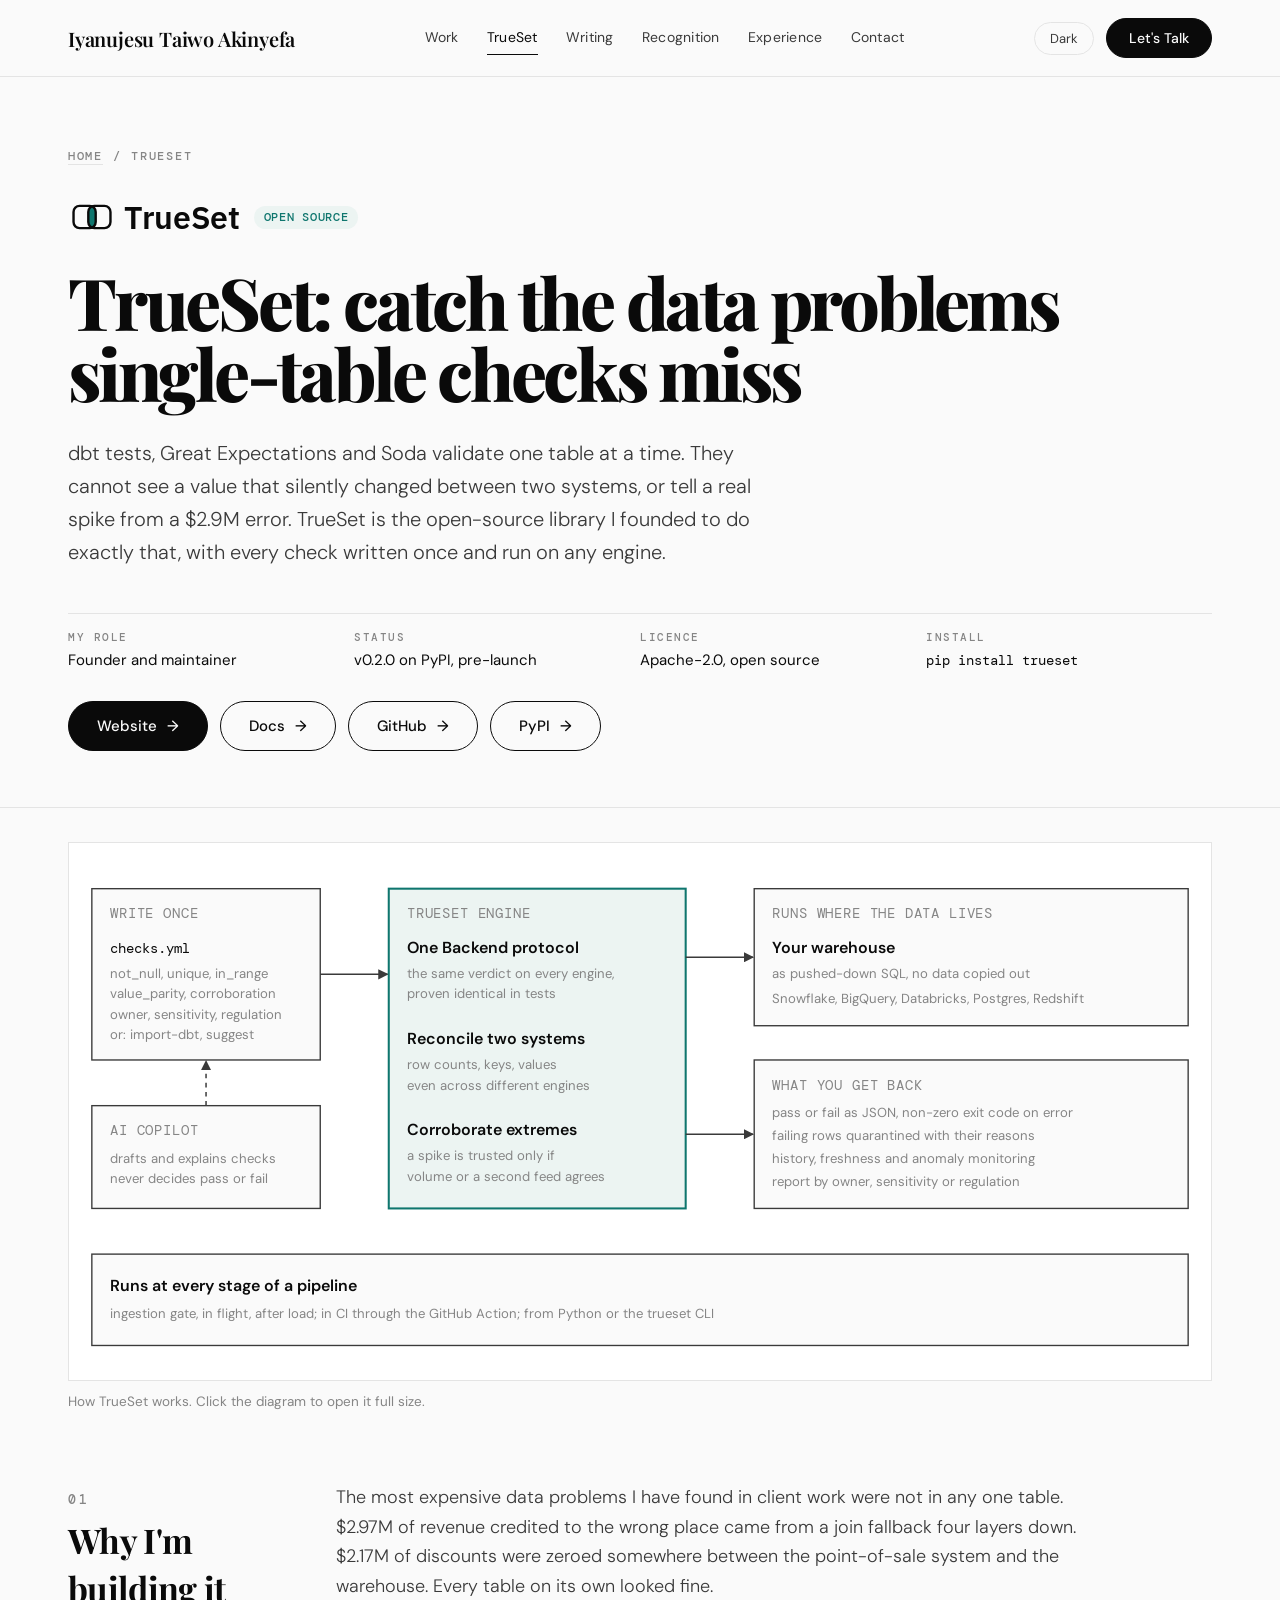
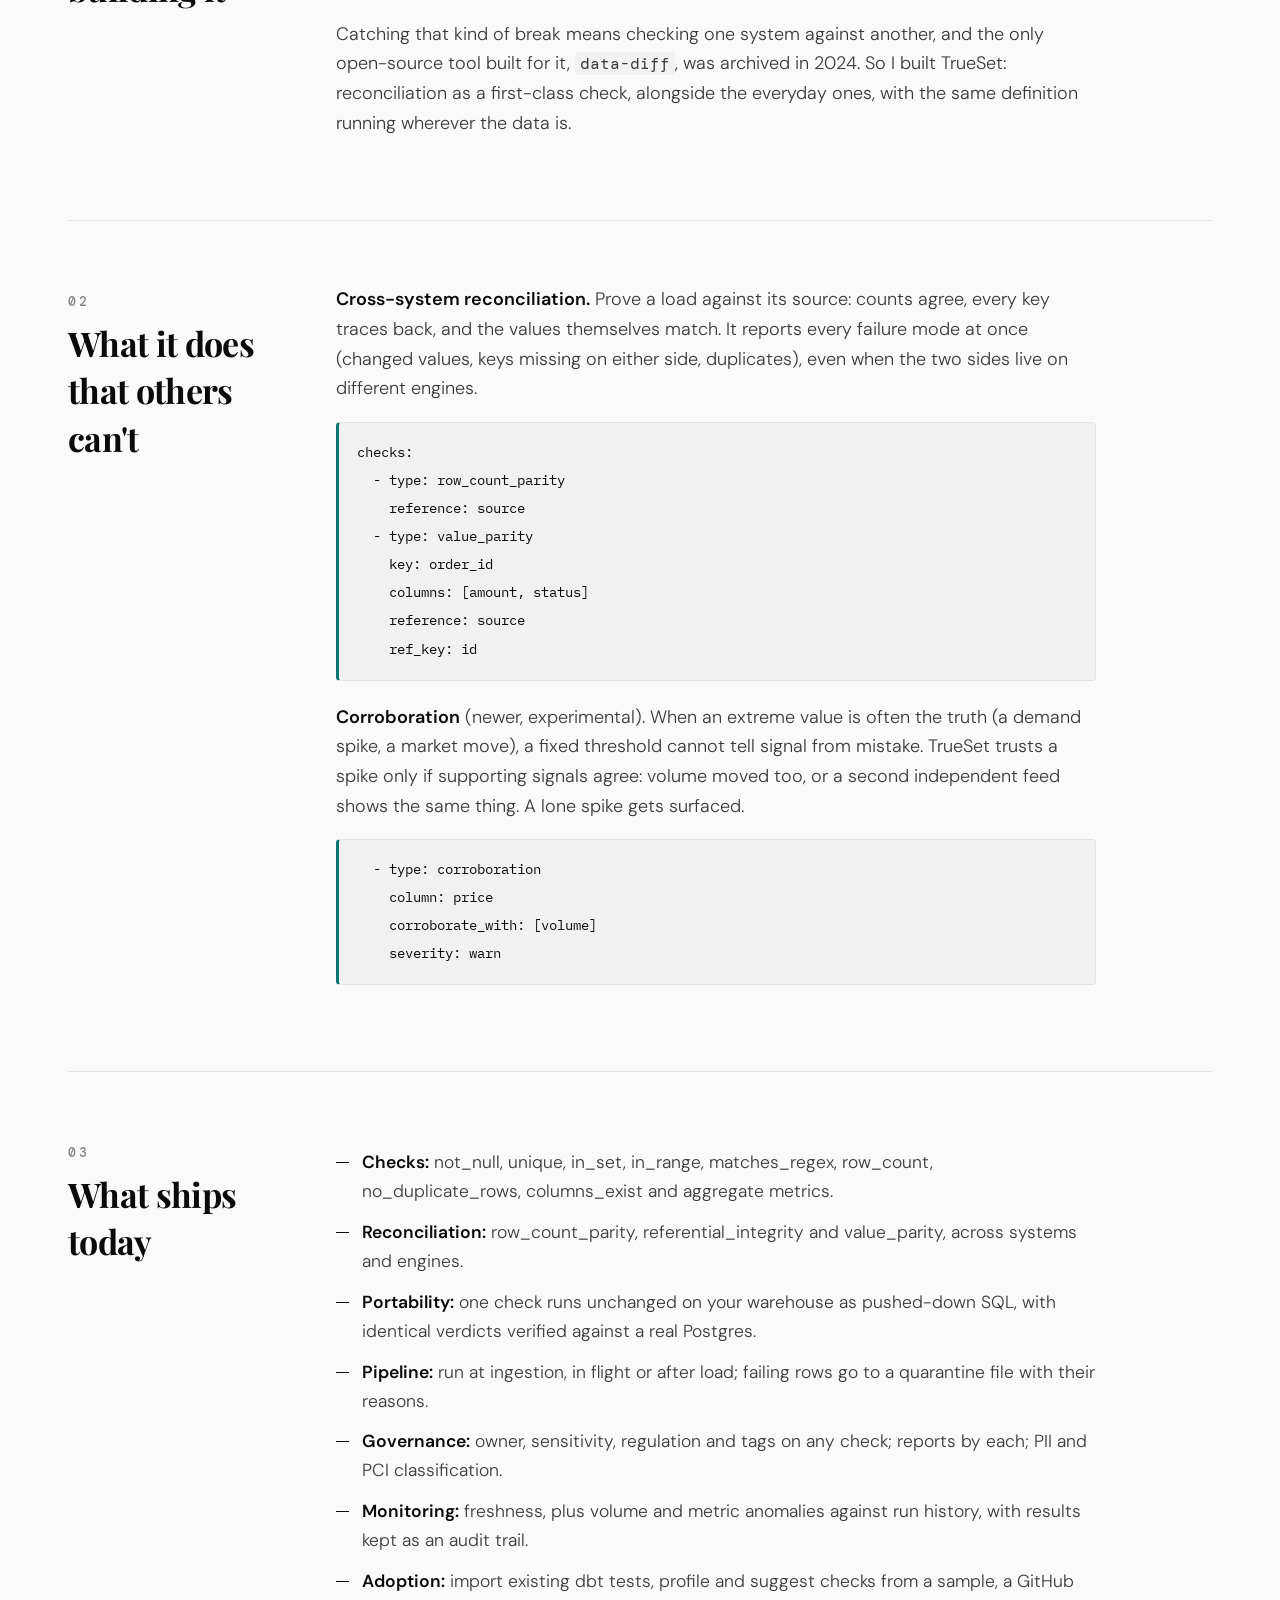
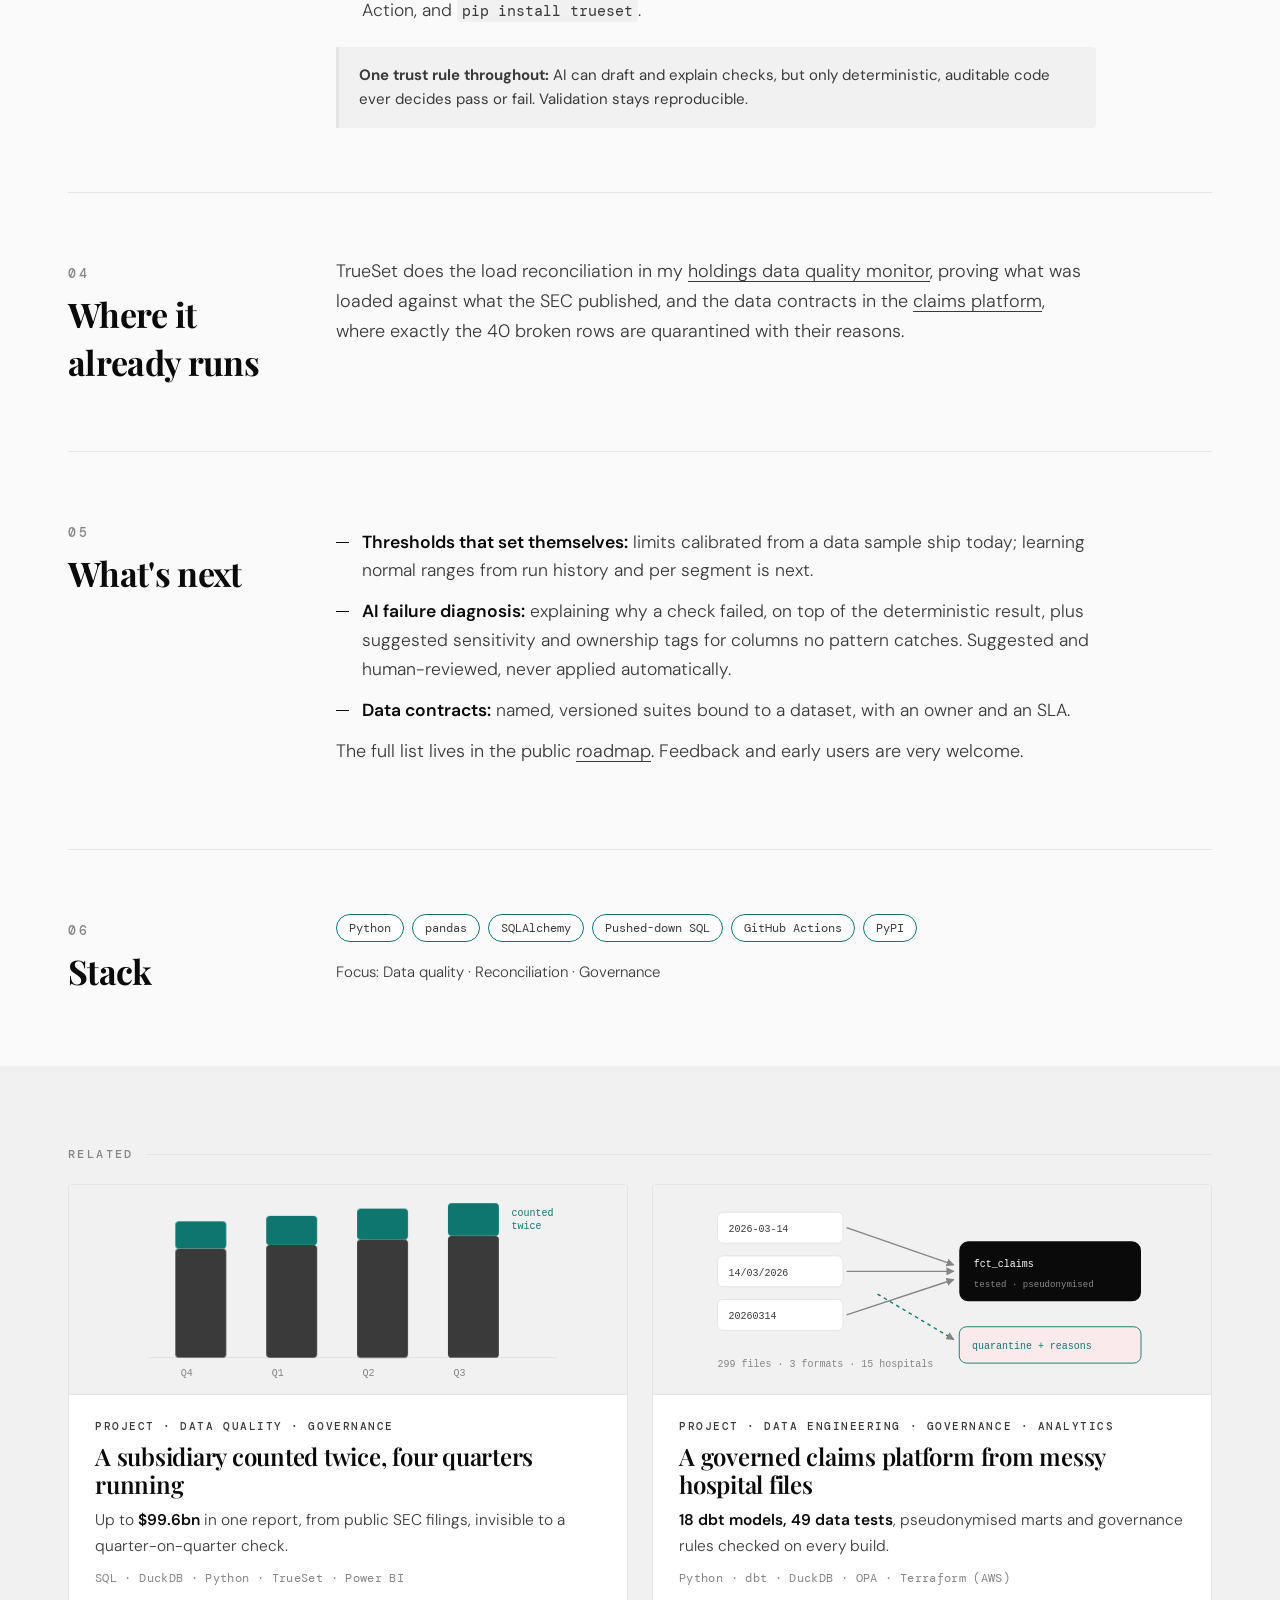
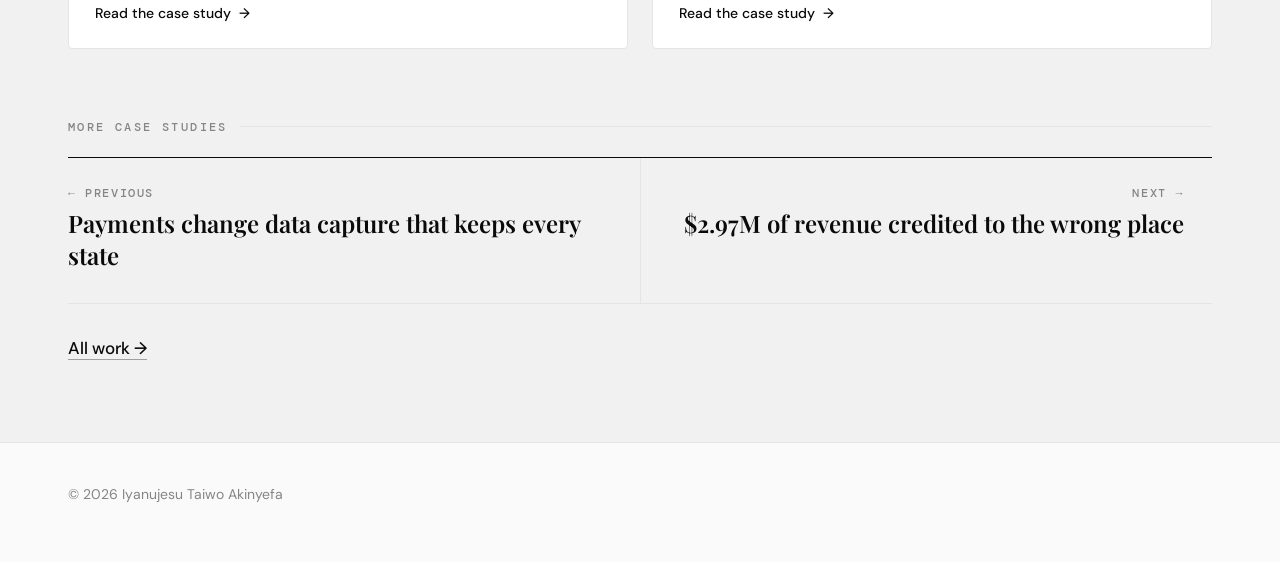
<file: work/trueset.html>
<!doctype html>
<html lang="en" class="no-js">
<head>
<meta charset="utf-8">
<meta name="viewport" content="width=device-width, initial-scale=1">
<title>TrueSet | Iyanujesu Taiwo Akinyefa</title>
<meta name="description" content="TrueSet, the open-source data quality and reconciliation library I founded and maintain: catch the problems single-table checks miss, write a check once and run it on any engine.">
<link rel="canonical" href="https://tee-works.github.io/work/trueset.html">
<meta property="og:title" content="TrueSet | Iyanujesu Taiwo Akinyefa">
<meta property="og:description" content="TrueSet, the open-source data quality and reconciliation library I founded and maintain: catch the problems single-table checks miss, write a check once and run it on any engine.">
<meta property="og:type" content="article">
<meta property="og:url" content="https://tee-works.github.io/work/trueset.html">
<meta property="og:image" content="https://tee-works.github.io/assets/og-card.png">
<meta property="og:image:width" content="1200">
<meta property="og:image:height" content="630">
<meta property="og:image:alt" content="Bad data is quiet. I make it loud. Iyanujesu Taiwo Akinyefa">
<meta name="twitter:card" content="summary_large_image">
<meta name="twitter:image" content="https://tee-works.github.io/assets/og-card.png">
<meta name="theme-color" content="#0a0a0a">
<link rel="icon" href="data:image/svg+xml,%3Csvg xmlns='http://www.w3.org/2000/svg' viewBox='0 0 32 32'%3E%3Crect width='32' height='32' rx='7' fill='%230a0a0a'/%3E%3Ctext x='15' y='23' font-family='Georgia,serif' font-size='19' font-weight='700' fill='%23fafafa' text-anchor='middle'%3EI%3C/text%3E%3Crect x='21' y='20' width='6' height='2.5' fill='%23ff4d5e'/%3E%3C/svg%3E">
<script>try{var t=localStorage.getItem('theme');if(t)document.documentElement.setAttribute('data-theme',t)}catch(e){}</script>
<link rel="preconnect" href="https://fonts.googleapis.com">
<link rel="preconnect" href="https://fonts.gstatic.com" crossorigin>
<link href="https://fonts.googleapis.com/css2?family=Playfair+Display:ital,wght@0,400;0,500;0,600;0,700;0,800;1,400;1,500&family=DM+Sans:opsz,wght@9..40,300;9..40,400;9..40,500;9..40,600&family=DM+Mono:wght@400;500&display=swap" rel="stylesheet">
<link href="https://fonts.googleapis.com/css2?family=IBM+Plex+Mono:wght@400;500&family=IBM+Plex+Sans:wght@600&display=swap" rel="stylesheet">
<link rel="stylesheet" href="../assets/site.css?v=20261112c">
</head>
<body>
<a class="skip" href="#main">Skip to content</a>
<header class="nav" id="nav">
  <div class="wrap">
    <a class="logo" href="../index.html">Iyanujesu Taiwo Akinyefa</a>
    <nav class="links" aria-label="Main"><a href="../work/index.html">Work</a><a href="../work/trueset.html" aria-current="page">TrueSet</a><a href="../writing/index.html">Writing</a><a href="../recognition.html">Recognition</a><a href="../experience.html">Experience</a><a href="../index.html#contact">Contact</a></nav>
    <div class="tools-r"><button class="theme" id="theme" type="button">Dark</button><a href="../index.html#contact" class="btn small">Let's Talk</a></div>
  </div>
</header>
<main id="main" class="ts">
<div class="ph"><div class="wrap">
  <div class="crumb"><a href="../index.html">Home</a><span>/</span><span>TrueSet</span></div>
  <div class="ts-lockup"><svg class="ts-mark" viewBox="0 0 52 52" width="48" height="48" aria-hidden="true"><defs><clipPath id="tsA"><rect x="6" y="14" width="24" height="24" rx="6.5"/></clipPath></defs><g clip-path="url(#tsA)"><rect x="22" y="14" width="24" height="24" rx="6.5" fill="var(--ts-teal, #0F766E)"/></g><rect x="6" y="14" width="24" height="24" rx="6.5" fill="none" stroke="var(--ink, #14181B)" stroke-width="2.6"/><rect x="22" y="14" width="24" height="24" rx="6.5" fill="none" stroke="var(--ink, #14181B)" stroke-width="2.6"/></svg><span class="ts-word">TrueSet</span><span class="ts-pill">open source</span></div>
  <h1 style="font-size:clamp(38px,5.6vw,80px);line-height:1;max-width:1050px">TrueSet: catch the data problems single-table checks miss</h1>
  <p class="lead">dbt tests, Great Expectations and Soda validate one table at a time. They cannot see a value that silently changed between two systems, or tell a real spike from a $2.9M error. TrueSet is the open-source library I founded to do exactly that, with every check written once and run on any engine.</p>
  <dl class="cs-meta"><div><dt>My role</dt><dd>Founder and maintainer</dd></div><div><dt>Status</dt><dd>v0.2.0 on PyPI, pre-launch</dd></div><div><dt>Licence</dt><dd>Apache-2.0, open source</dd></div><div><dt>Install</dt><dd><code>pip install trueset</code></dd></div></dl>
  <div class="linkrow" style="margin-top:28px"><a class="btn" href="https://trueset-dev.github.io/trueset/">Website <span class="arr">&rarr;</span></a><a class="btn ghost" href="https://trueset-dev.github.io/trueset/docs/">Docs <span class="arr">&rarr;</span></a><a class="btn ghost" href="https://github.com/trueset-dev/trueset">GitHub <span class="arr">&rarr;</span></a><a class="btn ghost" href="https://pypi.org/project/trueset/">PyPI <span class="arr">&rarr;</span></a></div>
</div></div>
<div class="wrap">
  <figure class="arch" id="architecture">
    <button class="arch-open" type="button" aria-haspopup="dialog" aria-label="Open the TrueSet diagram full size"><svg viewBox="0 0 1000 470" xmlns="http://www.w3.org/2000/svg" role="img" aria-labelledby="ts-t ts-d">
<title id="ts-t">How TrueSet works</title>
<desc id="ts-d">A check is written once in checks.yml. The TrueSet engine runs it through one Backend protocol on your warehouse as pushed-down SQL, and can compare two systems. It returns deterministic pass or fail results as JSON and an exit code, quarantines failing rows with reasons, and saves history for monitoring. AI can draft and explain checks but never decides pass or fail.</desc>
<defs><marker id="tah" viewBox="0 0 10 10" refX="9" refY="5" markerWidth="7" markerHeight="7" orient="auto-start-reverse"><path class="ah" d="M0,0 L10,5 L0,10 z"/></marker></defs>
<rect class="bx" x="20" y="40" width="200" height="150"/>
<text class="ft" x="36" y="66">Write once</text>
<text class="m" x="36" y="96">checks.yml</text>
<text class="s" x="36" y="118">not_null, unique, in_range</text>
<text class="s" x="36" y="136">value_parity, corroboration</text>
<text class="s" x="36" y="154">owner, sensitivity, regulation</text>
<text class="s" x="36" y="172">or: import-dbt, suggest</text>
<rect class="bx" x="20" y="230" width="200" height="90"/>
<text class="ft" x="36" y="256">AI copilot</text>
<text class="s" x="36" y="280">drafts and explains checks</text>
<text class="s" x="36" y="298">never decides pass or fail</text>
<path class="ln" d="M220 115 H279" marker-end="url(#tah)"/>
<path class="ln" style="stroke-dasharray:4 4" d="M120 230 V191" marker-end="url(#tah)"/>
<rect class="bx hl" x="280" y="40" width="260" height="280"/>
<text class="ft" x="296" y="66">TrueSet engine</text>
<text class="t" x="296" y="96">One Backend protocol</text>
<text class="s" x="296" y="118">the same verdict on every engine,</text>
<text class="s" x="296" y="136">proven identical in tests</text>
<text class="t" x="296" y="176">Reconcile two systems</text>
<text class="s" x="296" y="198">row counts, keys, values</text>
<text class="s" x="296" y="216">even across different engines</text>
<text class="t" x="296" y="256">Corroborate extremes</text>
<text class="s" x="296" y="278">a spike is trusted only if</text>
<text class="s" x="296" y="296">volume or a second feed agrees</text>
<rect class="bx" x="600" y="40" width="380" height="120"/>
<text class="ft" x="616" y="66">Runs where the data lives</text>
<text class="t" x="616" y="96">Your warehouse</text>
<text class="s" x="616" y="118">as pushed-down SQL, no data copied out</text>
<text class="s" x="616" y="140">Snowflake, BigQuery, Databricks, Postgres, Redshift</text>
<rect class="bx" x="600" y="190" width="380" height="130"/>
<text class="ft" x="616" y="216">What you get back</text>
<text class="s" x="616" y="240">pass or fail as JSON, non-zero exit code on error</text>
<text class="s" x="616" y="260">failing rows quarantined with their reasons</text>
<text class="s" x="616" y="280">history, freshness and anomaly monitoring</text>
<text class="s" x="616" y="300">report by owner, sensitivity or regulation</text>
<path class="ln" d="M540 100 H599" marker-end="url(#tah)"/>
<path class="ln" d="M540 255 H599" marker-end="url(#tah)"/>
<rect class="bx" x="20" y="360" width="960" height="80"/>
<text class="t" x="36" y="392">Runs at every stage of a pipeline</text>
<text class="s" x="36" y="416">ingestion gate, in flight, after load; in CI through the GitHub Action; from Python or the trueset CLI</text>
</svg></button>
    <figcaption>How TrueSet works. Click the diagram to open it full size.</figcaption>
  </figure>
  <dialog class="arch-dlg" id="arch-dlg" aria-label="TrueSet diagram"><div class="bar"><span>How TrueSet works</span><button type="button" id="arch-close">Close</button></div><div class="body"></div></dialog>
  <div class="story"><h2>01<span>Why I'm building it</span></h2><div class="prose"><p>The most expensive data problems I have found in client work were not in any one table. $2.97M of revenue credited to the wrong place came from a join fallback four layers down. $2.17M of discounts were zeroed somewhere between the point-of-sale system and the warehouse. Every table on its own looked fine.</p><p>Catching that kind of break means checking one system against another, and the only open-source tool built for it, <code>data-diff</code>, was archived in 2024. So I built TrueSet: reconciliation as a first-class check, alongside the everyday ones, with the same definition running wherever the data is.</p></div></div>
  <div class="story"><h2>02<span>What it does that others can't</span></h2><div class="prose"><p><b>Cross-system reconciliation.</b> Prove a load against its source: counts agree, every key traces back, and the values themselves match. It reports every failure mode at once (changed values, keys missing on either side, duplicates), even when the two sides live on different engines.</p>
<pre class="code"><code>checks:
  - type: row_count_parity
    reference: source
  - type: value_parity
    key: order_id
    columns: [amount, status]
    reference: source
    ref_key: id</code></pre>
<p><b>Corroboration</b> (newer, experimental). When an extreme value is often the truth (a demand spike, a market move), a fixed threshold cannot tell signal from mistake. TrueSet trusts a spike only if supporting signals agree: volume moved too, or a second independent feed shows the same thing. A lone spike gets surfaced.</p>
<pre class="code"><code>  - type: corroboration
    column: price
    corroborate_with: [volume]
    severity: warn</code></pre></div></div>
  <div class="story"><h2>03<span>What ships today</span></h2><div class="prose"><ul>
<li><b>Checks:</b> not_null, unique, in_set, in_range, matches_regex, row_count, no_duplicate_rows, columns_exist and aggregate metrics.</li>
<li><b>Reconciliation:</b> row_count_parity, referential_integrity and value_parity, across systems and engines.</li>
<li><b>Portability:</b> one check runs unchanged on your warehouse as pushed-down SQL, with identical verdicts verified against a real Postgres.</li>
<li><b>Pipeline:</b> run at ingestion, in flight or after load; failing rows go to a quarantine file with their reasons.</li>
<li><b>Governance:</b> owner, sensitivity, regulation and tags on any check; reports by each; PII and PCI classification.</li>
<li><b>Monitoring:</b> freshness, plus volume and metric anomalies against run history, with results kept as an audit trail.</li>
<li><b>Adoption:</b> import existing dbt tests, profile and suggest checks from a sample, a GitHub Action, and <code>pip install trueset</code>.</li></ul>
<div class="note"><b>One trust rule throughout:</b> AI can draft and explain checks, but only deterministic, auditable code ever decides pass or fail. Validation stays reproducible.</div></div></div>
  <div class="story"><h2>04<span>Where it already runs</span></h2><div class="prose"><p>TrueSet does the load reconciliation in my <a href="holdings-data-quality.html">holdings data quality monitor</a>, proving what was loaded against what the SEC published, and the data contracts in the <a href="health-claims-platform.html">claims platform</a>, where exactly the 40 broken rows are quarantined with their reasons.</p></div></div>
  <div class="story"><h2>05<span>What's next</span></h2><div class="prose"><ul>
<li><b>Thresholds that set themselves:</b> limits calibrated from a data sample ship today; learning normal ranges from run history and per segment is next.</li>
<li><b>AI failure diagnosis:</b> explaining why a check failed, on top of the deterministic result, plus suggested sensitivity and ownership tags for columns no pattern catches. Suggested and human-reviewed, never applied automatically.</li>
<li><b>Data contracts:</b> named, versioned suites bound to a dataset, with an owner and an SLA.</li></ul>
<p>The full list lives in the public <a href="https://github.com/trueset-dev/trueset/blob/main/ROADMAP.md">roadmap</a>. Feedback and early users are very welcome.</p></div></div>
  <div class="story"><h2>06<span>Stack</span></h2><div class="prose"><div class="chips"><span class="chip">Python</span><span class="chip">pandas</span><span class="chip">SQLAlchemy</span><span class="chip">Pushed-down SQL</span><span class="chip">GitHub Actions</span><span class="chip">PyPI</span></div><p style="margin-top:18px;font-size:15px">Focus: Data quality · Reconciliation · Governance</p></div></div>
</div>
<section class="alt" style="padding:80px 0">
  <div class="wrap">
    <div class="subhead" style="margin-top:0">Related</div>
    <div class="work two"><a class="wcard rv" href="../work/holdings-data-quality.html" data-cats="dq gov">
  <div class="art"><svg viewBox="0 0 520 230" aria-hidden="true">
              <line x1="40" y1="190" x2="490" y2="190" stroke="var(--rule)" stroke-width="1.5"/>
              <g>
                <rect class="grow" x="70"  y="70" width="56" height="120" rx="4" fill="var(--ink-2)"/>
                <rect class="grow" x="70"  y="40" width="56" height="30" rx="4" fill="var(--signal)" style="animation-delay:.2s"/>
                <rect class="grow" x="170" y="66" width="56" height="124" rx="4" fill="var(--ink-2)" style="animation-delay:.1s"/>
                <rect class="grow" x="170" y="34" width="56" height="32" rx="4" fill="var(--signal)" style="animation-delay:.3s"/>
                <rect class="grow" x="270" y="60" width="56" height="130" rx="4" fill="var(--ink-2)" style="animation-delay:.2s"/>
                <rect class="grow" x="270" y="26" width="56" height="34" rx="4" fill="var(--signal)" style="animation-delay:.4s"/>
                <rect class="grow" x="370" y="56" width="56" height="134" rx="4" fill="var(--ink-2)" style="animation-delay:.3s"/>
                <rect class="grow" x="370" y="20" width="56" height="36" rx="4" fill="var(--signal)" style="animation-delay:.5s"/>
              </g>
              <g font-family="JetBrains Mono, monospace" font-size="11" fill="var(--muted)">
                <text x="76" y="210">Q4</text><text x="176" y="210">Q1</text><text x="276" y="210">Q2</text><text x="376" y="210">Q3</text>
                <text x="440" y="34" fill="var(--signal)">counted</text><text x="440" y="48" fill="var(--signal)">twice</text>
              </g>
            </svg></div>
  <div class="txt"><div class="kind">Project · Data quality · Governance</div><h3>A subsidiary counted twice, four quarters running</h3><p class="find">Up to <b>$99.6bn</b> in one report, from public SEC filings, invisible to a quarter-on-quarter check.</p><div class="tag">SQL · DuckDB · Python · TrueSet · Power BI</div><span class="open">Read the case study <span class="arr">&rarr;</span></span></div>
</a><a class="wcard rv" href="../work/health-claims-platform.html" data-cats="de gov an">
  <div class="art"><svg viewBox="0 0 520 230" aria-hidden="true">
              <defs><marker id="ah3" viewBox="0 0 10 10" refX="9" refY="5" markerWidth="6" markerHeight="6" orient="auto"><path d="M0,0 L10,5 L0,10 z" fill="var(--muted)"/></marker></defs>
              <g font-family="JetBrains Mono, monospace" font-size="11">
                <rect x="24" y="30" width="138" height="34" rx="6" fill="var(--card)" stroke="var(--rule)"/><text x="36" y="52" fill="var(--ink-2)">2026-03-14</text>
                <rect x="24" y="78" width="138" height="34" rx="6" fill="var(--card)" stroke="var(--rule)"/><text x="36" y="100" fill="var(--ink-2)">14/03/2026</text>
                <rect x="24" y="126" width="138" height="34" rx="6" fill="var(--card)" stroke="var(--rule)"/><text x="36" y="148" fill="var(--ink-2)">20260314</text>
                <rect x="290" y="62" width="200" height="66" rx="10" fill="var(--ink)"/><text x="306" y="90" fill="var(--paper)">fct_claims</text><text x="306" y="112" fill="var(--console-dim)" font-size="10">tested &middot; pseudonymised</text>
                <rect x="290" y="156" width="200" height="40" rx="8" fill="var(--signal-soft)" stroke="var(--signal)"/><text x="304" y="181" fill="var(--signal)">quarantine + reasons</text>
                <text x="24" y="200" fill="var(--muted)">299 files &middot; 3 formats &middot; 15 hospitals</text>
              </g>
              <g stroke="var(--muted)" stroke-width="1.5" fill="none">
                <path d="M166 47 L284 88" marker-end="url(#ah3)"/><path d="M166 95 L284 95" marker-end="url(#ah3)"/><path d="M166 143 L284 104" marker-end="url(#ah3)"/>
                <path d="M200 120 L284 170" marker-end="url(#ah3)" stroke="var(--signal)" stroke-dasharray="4 4"/>
              </g>
            </svg></div>
  <div class="txt"><div class="kind">Project · Data engineering · Governance · Analytics</div><h3>A governed claims platform from messy hospital files</h3><p class="find"><b>18 dbt models, 49 data tests</b>, pseudonymised marts and governance rules checked on every build.</p><div class="tag">Python · dbt · DuckDB · OPA · Terraform (AWS)</div><span class="open">Read the case study <span class="arr">&rarr;</span></span></div>
</a></div>
    <div class="subhead">More case studies</div>
    <nav class="pn" aria-label="Previous and next case study">
      <a href="payments-cdc.html"><small>&larr; Previous</small><b>Payments change data capture that keeps every state</b></a>
      <a href="revenue-reconciliation.html"><small>Next &rarr;</small><b>$2.97M of revenue credited to the wrong place</b></a>
    </nav>
    <p class="morelink"><a href="index.html">All work &rarr;</a></p>
  </div>
</section>
</main>
<footer><div class="wrap">&copy; 2026 Iyanujesu Taiwo Akinyefa</div></footer>
<script src="../assets/site.js?v=20261112c" defer></script>
<script>(function(){var b=document.querySelector('.arch-open'),d=document.getElementById('arch-dlg');if(!b||!d||!d.showModal)return;var body=d.querySelector('.body');b.addEventListener('click',function(){if(!body.firstChild){var c=b.querySelector('svg').cloneNode(true);c.removeAttribute('aria-labelledby');c.setAttribute('aria-label','TrueSet diagram');body.appendChild(c);}d.showModal();});document.getElementById('arch-close').addEventListener('click',function(){d.close();});d.addEventListener('click',function(e){if(e.target===d)d.close();});})();</script>
</body>
</html>
</file>
<file: assets/site.css>
:root {
  --bg: #fafafa; --bg-2: #f1f1f1; --card: #ffffff;
  --ink: #0a0a0a; --ink-2: #3a3a3a; --muted: #858585; --soft: #a0a0a0; --rule: #e4e4e4;
  --red: #d7263d; --red-soft: #fbeaec;
  --serif: "Playfair Display", Georgia, serif; --sans: "DM Sans", system-ui, sans-serif; --mono: "DM Mono", ui-monospace, Menlo, monospace;
  --ease: cubic-bezier(.2,.7,.2,1);
  --paper: var(--bg); --paper-2: var(--bg-2); --signal: var(--red); --signal-soft: var(--red-soft); --pass: var(--ink);
  --console: #0a0a0a; --console-dim: #8a8a8a; --console-ink: #e8e8e8;
  --navh: 76px;
}
@media (prefers-color-scheme: dark) {
  :root:not([data-theme="light"]) {
    --bg: #0a0a0a; --bg-2: #111111; --card: #141414; --ink: #f5f5f5; --ink-2: #c9c9c9; --muted: #7d7d7d; --soft: #666666; --rule: #232323;
    --red: #ff4d5e; --red-soft: #2b1015; --console: #000000;
  }
}
:root[data-theme="dark"] {
  --bg: #0a0a0a; --bg-2: #111111; --card: #141414; --ink: #f5f5f5; --ink-2: #c9c9c9; --muted: #7d7d7d; --soft: #666666; --rule: #232323;
  --red: #ff4d5e; --red-soft: #2b1015; --console: #000000;
}
* { box-sizing: border-box; }
html { scroll-behavior: smooth; scroll-padding-top: calc(var(--navh) + 12px); }
body { margin: 0; background: var(--bg); color: var(--ink); font: 400 17px/1.65 var(--sans); -webkit-font-smoothing: antialiased; overflow-x: hidden; transition: background .3s, color .3s; }
a { color: inherit; }
::selection { background: var(--ink); color: var(--bg); }
.wrap { max-width: 1240px; margin: 0 auto; padding: 0 48px; }
.mono { font-family: var(--mono); }
.skip { position: absolute; left: -9999px; top: 8px; z-index: 50; background: var(--ink); color: var(--bg); padding: 8px 14px; border-radius: 4px; }
.skip:focus { left: 8px; }

/* nav */
.nav { position: fixed; inset: 0 0 auto 0; z-index: 30; border-bottom: 1px solid var(--rule); background: color-mix(in srgb, var(--bg) 88%, transparent); backdrop-filter: blur(14px); -webkit-backdrop-filter: blur(14px); transition: background .3s, border-color .3s; }
.nav.clear:not(.scrolled) { background: transparent; border-color: transparent; backdrop-filter: none; -webkit-backdrop-filter: none; }
.nav .wrap { display: flex; align-items: center; justify-content: space-between; height: var(--navh); gap: 16px; }
.logo { font-family: var(--serif); font-weight: 600; font-size: 20px; letter-spacing: -0.01em; text-decoration: none; white-space: nowrap; }
.nav .links { display: flex; align-items: center; gap: 28px; }
.nav .links a { text-decoration: none; font-size: 14px; letter-spacing: .02em; color: var(--ink-2); position: relative; white-space: nowrap; }
.nav .links a::after { content: ""; position: absolute; left: 0; right: 100%; bottom: -5px; height: 1px; background: var(--ink); transition: right .3s var(--ease); }
.nav .links a:hover::after, .nav .links a[aria-current="page"]::after { right: 0; }
.nav .links a[aria-current="page"] { color: var(--ink); }
.nav .tools-r { display: flex; align-items: center; gap: 12px; }
.theme { background: none; border: 1px solid var(--rule); color: var(--ink-2); border-radius: 999px; padding: 7px 15px; font: 13px var(--sans); cursor: pointer; }
.theme:hover { border-color: var(--ink); }
.btn { white-space: nowrap; display: inline-flex; align-items: center; gap: 10px; padding: 14px 28px; border-radius: 999px; font: 500 15px var(--sans); text-decoration: none; border: 1px solid var(--ink); background: var(--ink); color: var(--bg); cursor: pointer; transition: transform .25s var(--ease), background .25s, color .25s; }
.btn:hover { transform: translateY(-2px); }
.btn.ghost { background: color-mix(in srgb, var(--bg) 70%, transparent); color: var(--ink); backdrop-filter: blur(4px); }
.btn.ghost:hover { background: var(--ink); color: var(--bg); }
.btn.small { padding: 10px 22px; font-size: 14px; }
.btn .arr { transition: transform .25s var(--ease); }
.btn:hover .arr { transform: translateX(4px); }

/* home hero */
.hero { position: relative; min-height: 88vh; display: flex; flex-direction: column; justify-content: center; padding: 130px 0 56px; overflow: hidden; }
.hero canvas { position: absolute; inset: 0; width: 100%; height: 100%; z-index: 0; }
.hero .wrap { position: relative; z-index: 2; width: 100%; pointer-events: none; }
.hero .wrap * { pointer-events: auto; }
.stage { font: 500 12px var(--mono); letter-spacing: .22em; text-transform: uppercase; color: var(--muted); display: flex; align-items: center; gap: 14px; margin-bottom: 30px; flex-wrap: wrap; }
.stage::before { content: ""; width: 44px; height: 1px; background: var(--soft); }
h1 { font-family: var(--serif); font-weight: 800; font-size: clamp(54px, 10vw, 156px); line-height: .9; letter-spacing: -0.045em; margin: 0; }
h1 .thin { font-weight: 400; font-style: italic; color: var(--soft); }
h1 .red { color: var(--red); font-style: italic; font-weight: 500; }
.hero .sub { display: grid; grid-template-columns: 1fr auto; gap: 48px; align-items: end; margin-top: 46px; }
.hero .sub p { font-size: 20px; font-weight: 300; color: var(--ink-2); max-width: 600px; margin: 0; line-height: 1.6; }
.hero .sub p b { color: var(--ink); font-weight: 600; }
.cta { display: flex; gap: 12px; flex-wrap: wrap; }
.tagfx { position: absolute; z-index: 1; font: 500 12px var(--mono); color: var(--red); background: var(--bg); border: 1px solid var(--red); padding: 6px 10px; border-radius: 3px; opacity: 0; transition: opacity .5s; pointer-events: none; white-space: nowrap; }
.tagfx.on { opacity: 1; }

/* inner page head */
.ph { padding: calc(var(--navh) + 72px) 0 56px; border-bottom: 1px solid var(--rule); }
.ph h1 { font-size: clamp(44px, 7.4vw, 108px); }
.ph h1 em { font-style: italic; font-weight: 400; color: var(--soft); }
.ph .lead { margin: 28px 0 0; font-size: 20px; font-weight: 300; color: var(--ink-2); max-width: 720px; }
.crumb { font: 500 12px var(--mono); letter-spacing: .14em; text-transform: uppercase; color: var(--muted); margin-bottom: 26px; display: flex; gap: 10px; flex-wrap: wrap; }
.crumb a { text-decoration: none; border-bottom: 1px solid var(--rule); }
.crumb a:hover { border-color: var(--ink); color: var(--ink); }

/* stats */
.stats { display: grid; grid-template-columns: repeat(3, 1fr); border-top: 1px solid var(--rule); border-bottom: 1px solid var(--rule); }
.stats.four { grid-template-columns: repeat(4, 1fr); }
.stat { padding: 36px 0 40px; }
.stat + .stat { padding-left: 32px; border-left: 1px solid var(--rule); }
.stat .n { font-family: var(--serif); font-weight: 700; font-size: clamp(38px, 4.4vw, 58px); line-height: 1; letter-spacing: -0.02em; }
.stat .n.red { color: var(--red); }
.stat .l { margin-top: 12px; font-size: 14px; color: var(--muted); max-width: 250px; }

/* sections */
section { padding: 110px 0; }
section.tight { padding-top: 0; }
section.alt { background: var(--bg-2); }
.sec-head { display: grid; grid-template-columns: 260px 1fr; gap: 40px; margin-bottom: 52px; align-items: start; }
.sec-num { font: 500 12px var(--mono); letter-spacing: .2em; text-transform: uppercase; color: var(--muted); padding-top: 16px; display: flex; align-items: center; flex-wrap: wrap; gap: 10px; }
.sec-num i { display: inline-block; width: 18px; height: 1px; background: var(--soft); }
h2 { font-family: var(--serif); font-weight: 700; font-size: clamp(36px, 5vw, 72px); line-height: 1; letter-spacing: -0.03em; margin: 0 0 18px; }
h2 em { font-style: italic; font-weight: 400; color: var(--soft); }
.sec-head p { margin: 0; color: var(--ink-2); font-size: 18px; font-weight: 300; max-width: 620px; }
.morelink { margin: 30px 0 0; } .morelink a { text-decoration: none; font-weight: 500; border-bottom: 1px solid var(--soft); }
.morelink a:hover { border-color: var(--ink); }

/* work cards */
.work { display: grid; grid-template-columns: repeat(3, 1fr); gap: 24px; }
.work.two { grid-template-columns: repeat(2, 1fr); }
.wcard { background: var(--card); border: 1px solid var(--rule); border-radius: 4px; overflow: hidden; display: flex; flex-direction: column; text-decoration: none; color: inherit; transition: transform .45s var(--ease), box-shadow .45s var(--ease), border-color .45s; }
.wcard:hover, .wcard:focus-visible { transform: translateY(-6px); box-shadow: 0 40px 60px -40px rgba(0,0,0,.35); border-color: var(--ink); outline: none; }
.wcard .art { height: 210px; background: var(--bg-2); border-bottom: 1px solid var(--rule); overflow: hidden; position: relative; }
.wcard .art svg { width: 100%; height: 100%; display: block; transition: transform .6s var(--ease); }
.wcard:hover .art svg { transform: scale(1.03); }
.wcard .art img { width: 100%; height: 100%; object-fit: cover; object-position: top; filter: grayscale(1); opacity: .92; transition: filter .5s, transform .6s var(--ease); display: block; }
.wcard:hover .art img { filter: grayscale(0); transform: scale(1.03); }
.art.num { display: flex; flex-direction: column; justify-content: flex-end; padding: 22px 26px; }
.art.num b { font-family: var(--serif); font-size: clamp(46px, 5vw, 66px); line-height: 1; letter-spacing: -0.03em; color: var(--red); font-weight: 700; }
.art.num span { font: 12px var(--mono); color: var(--muted); margin-top: 10px; }
.wcard .txt { padding: 24px 26px 26px; display: flex; flex-direction: column; gap: 10px; flex: 1; }
.wcard .tag { font: 12px var(--mono); color: var(--muted); letter-spacing: .03em; }
.wcard .kind { font: 500 11px var(--mono); letter-spacing: .14em; text-transform: uppercase; color: var(--ink-2); }
.wcard .kind.client { color: var(--red); }
.wcard h3 { font-family: var(--serif); font-size: 24px; line-height: 1.15; font-weight: 600; margin: 0; letter-spacing: -0.01em; }
.wcard .find { font-size: 15.5px; color: var(--ink-2); margin: 0; font-weight: 300; }
.wcard .find b { color: var(--ink); font-weight: 600; }
.wcard .open { margin-top: auto; padding-top: 8px; font: 500 14px var(--sans); display: flex; align-items: center; gap: 8px; }
.wcard .open .arr { transition: transform .3s var(--ease); }
.wcard:hover .open .arr { transform: translateX(6px); }
.wcard[hidden] { display: none; }
.art .pulse-node { animation: nodepulse 2.4s var(--ease) infinite; transform-origin: center; transform-box: fill-box; }
@keyframes nodepulse { 0%,100% { transform: scale(1); } 50% { transform: scale(1.25); } }
.art .grow { transform-origin: bottom; transform-box: fill-box; animation: grow 1.2s var(--ease) both; }
@keyframes grow { from { transform: scaleY(0); } }

/* filters */
.filters { display: flex; flex-wrap: wrap; gap: 8px; margin: 0 0 34px; }
.filters button { font: 500 13px var(--sans); padding: 8px 16px; border-radius: 999px; border: 1px solid var(--rule); background: var(--card); color: var(--ink-2); cursor: pointer; transition: border-color .2s, background .2s, color .2s; }
.filters button:hover { border-color: var(--ink); }
.filters button[aria-pressed="true"] { background: var(--ink); color: var(--bg); border-color: var(--ink); }
.filters .count { font: 12px var(--mono); color: var(--muted); align-self: center; margin-left: 6px; }
.subhead { font: 500 12px var(--mono); letter-spacing: .2em; text-transform: uppercase; color: var(--muted); margin: 70px 0 22px; display: flex; align-items: center; gap: 12px; }
.subhead::after { content: ""; flex: 1; height: 1px; background: var(--rule); }

/* puzzle */
.puzzle { display: grid; grid-template-columns: 1fr 1fr; gap: 64px; align-items: center; }
.puzzle h2 em { color: var(--red); }
.ptable { background: var(--card); border: 1px solid var(--rule); border-radius: 4px; overflow: hidden; }
.ptable table { width: 100%; border-collapse: collapse; font: 14.5px var(--mono); }
.ptable th { text-align: left; font-weight: 500; color: var(--muted); padding: 15px 20px; border-bottom: 1px solid var(--rule); font-size: 11.5px; letter-spacing: .1em; text-transform: uppercase; }
.ptable td { padding: 16px 20px; border-bottom: 1px solid var(--rule); }
.ptable tbody tr { cursor: pointer; transition: background .2s; }
.ptable tbody tr:hover, .ptable tbody tr:focus-visible { background: var(--bg-2); outline: none; }
.ptable tbody tr.picked td { background: var(--bg-2); }
.ptable tbody tr.bad td:nth-child(3) { color: var(--red); font-weight: 500; }
.ptable td.num, .ptable th.num { text-align: right; }
.ptable .pcap { display: block; padding: 12px 20px; font: 12px var(--mono); color: var(--muted); background: var(--bg-2); }
.reveal-box { margin-top: 24px; padding: 22px 24px; border: 1px dashed var(--rule); color: var(--ink-2); min-height: 110px; border-radius: 4px; }
.reveal-box.show { border: 1px solid var(--red); border-left-width: 3px; background: var(--card); color: var(--ink); }
.reveal-box b { font-family: var(--serif); font-size: 23px; display: block; margin-bottom: 8px; }
.reveal-box a { color: var(--red); font-weight: 600; }

/* recognition strip (home) */
.rstrip { display: grid; grid-template-columns: 1fr 1fr; border-top: 1px solid var(--ink); }
.ritem { display: grid; grid-template-columns: auto 1fr; gap: 22px; padding: 30px 30px 30px 0; border-bottom: 1px solid var(--rule); text-decoration: none; align-items: start; }
.ritem + .ritem { padding-left: 30px; border-left: 1px solid var(--rule); }
.ritem .k { font-family: var(--serif); font-weight: 700; font-size: 40px; line-height: 1; letter-spacing: -0.02em; color: var(--red); min-width: 92px; }
.ritem h3 { font-family: var(--serif); font-size: 22px; line-height: 1.2; margin: 0 0 6px; font-weight: 600; }
.ritem p { margin: 0; color: var(--ink-2); font-weight: 300; font-size: 15.5px; }
.ritem:hover h3 { text-decoration: underline; text-decoration-thickness: 1px; text-underline-offset: 5px; }

/* writing */
.posts { display: grid; grid-template-columns: repeat(3, 1fr); border-top: 1px solid var(--ink); }
.posts.two { grid-template-columns: repeat(2, 1fr); }
.post { display: flex; flex-direction: column; gap: 8px; padding: 30px 28px 32px 0; border-bottom: 1px solid var(--rule); text-decoration: none; }
.posts:not(.two) .post:not(:nth-child(3n+1)) { padding-left: 28px; border-left: 1px solid var(--rule); }
.posts.two .post:nth-child(even) { padding-left: 32px; border-left: 1px solid var(--rule); }
.post:hover h3 { text-decoration: underline; text-decoration-thickness: 1px; text-underline-offset: 5px; }
.post .pm { font: 500 11.5px var(--mono); letter-spacing: .12em; text-transform: uppercase; color: var(--muted); }
.post h3 { font-family: var(--serif); font-size: 24px; line-height: 1.2; font-weight: 600; margin: 4px 0 0; }
.post p { margin: 0; color: var(--ink-2); font-weight: 300; }
.post .go { margin-top: auto; padding-top: 6px; font-weight: 500; font-size: 14px; }

/* contact */
.contact .grid { display: grid; grid-template-columns: 1fr 1fr; gap: 72px; }
.bigmail { font-family: var(--serif); font-size: clamp(20px, 2.5vw, 34px); font-weight: 600; text-decoration: none; border-bottom: 1px solid var(--ink); overflow-wrap: anywhere; }
.contact .row { display: flex; gap: 24px; margin-top: 28px; flex-wrap: wrap; }
.contact .row a { text-decoration: none; font: 500 15px var(--sans); }
form { display: grid; gap: 16px; }
label { font: 11.5px var(--mono); color: var(--muted); letter-spacing: .12em; text-transform: uppercase; display: grid; gap: 8px; }
input, textarea, select { font: 16px var(--sans); color: var(--ink); background: transparent; border: 0; border-bottom: 1px solid var(--rule); border-radius: 0; padding: 10px 0; width: 100%; }
select { background: var(--bg); }
input:focus, textarea:focus, select:focus { outline: none; border-bottom-color: var(--ink); }
textarea { min-height: 110px; resize: vertical; }
.avail { display: inline-flex; align-items: center; gap: 10px; }
.avail i { width: 8px; height: 8px; border-radius: 50%; background: var(--ink); animation: availpulse 2s infinite; }
@keyframes availpulse { 0%,100% { box-shadow: 0 0 0 0 color-mix(in srgb, var(--ink) 40%, transparent); } 50% { box-shadow: 0 0 0 7px transparent; } }
.avail.big { font: 500 12px var(--mono); letter-spacing: .14em; text-transform: uppercase; color: var(--ink-2); margin: 0 0 18px; }

/* case study */
.cs-meta { display: grid; grid-template-columns: repeat(4, 1fr); gap: 0; margin-top: 44px; border-top: 1px solid var(--rule); }
.cs-meta div { padding: 16px 20px 0 0; }
.cs-meta dt { font: 500 11px var(--mono); letter-spacing: .14em; text-transform: uppercase; color: var(--muted); }
.cs-meta dd { margin: 4px 0 0; font-size: 15px; color: var(--ink); }
.story { display: grid; grid-template-columns: 220px 1fr; gap: 48px; padding: 64px 0; border-bottom: 1px solid var(--rule); }
.story:last-of-type { border-bottom: 0; }
.story > h2 { font-size: 13px; font-family: var(--mono); font-weight: 500; letter-spacing: .2em; text-transform: uppercase; color: var(--muted); margin: 8px 0 0; line-height: 1.4; }
.story > h2 span { display: block; font-family: var(--serif); font-size: 34px; letter-spacing: -0.02em; text-transform: none; color: var(--ink); font-weight: 700; margin-top: 8px; }
.prose { max-width: 760px; }
.prose p { margin: 0 0 18px; color: var(--ink-2); font-weight: 300; font-size: 18px; }
.prose p.big { font-family: var(--serif); font-size: 24px; line-height: 1.45; color: var(--ink); font-weight: 400; }
.prose ul { margin: 0; padding: 0; list-style: none; }
.prose li { padding-left: 26px; position: relative; margin: 12px 0; color: var(--ink-2); font-weight: 300; font-size: 17.5px; }
.prose li::before { content: ""; position: absolute; left: 0; top: 14px; width: 13px; height: 1px; background: var(--ink); }
.prose li b, .prose p b { color: var(--ink); font-weight: 600; }
.prose a { text-decoration-thickness: 1px; text-underline-offset: 4px; }
.note { margin-top: 22px; padding: 16px 20px; border-left: 3px solid var(--rule); background: var(--bg-2); font-size: 15px; color: var(--ink-2); border-radius: 0 4px 4px 0; }
.tiles { display: grid; grid-template-columns: repeat(2, 1fr); gap: 0; border-top: 1px solid var(--ink); margin-bottom: 28px; }
.tile { padding: 24px 24px 26px 0; border-bottom: 1px solid var(--rule); }
.tile:nth-child(even) { padding-left: 24px; border-left: 1px solid var(--rule); }
.tile .n { font-family: var(--serif); font-size: clamp(36px, 4vw, 52px); font-weight: 700; line-height: 1; letter-spacing: -0.02em; }
.tile .n.red { color: var(--red); }
.tile .l { font-size: 14.5px; color: var(--muted); margin-top: 10px; }
.chips { display: flex; flex-wrap: wrap; gap: 8px; }
.chip { font: 12px var(--mono); padding: 5px 12px; border-radius: 999px; border: 1px solid var(--rule); background: var(--card); color: var(--ink-2); }
.linkrow { display: flex; gap: 12px; flex-wrap: wrap; }
table.recall { border-collapse: collapse; font: 14px var(--mono); margin: 8px 0 20px; width: 100%; max-width: 520px; }
table.recall td { padding: 9px 0; border-bottom: 1px solid var(--rule); color: var(--ink-2); }
table.recall td:last-child { text-align: right; color: var(--ink); }
table.recall tr.hot td { color: var(--red); font-weight: 500; }
.pn { display: grid; grid-template-columns: 1fr 1fr; border-top: 1px solid var(--ink); }
.pn a { padding: 28px 28px 30px 0; text-decoration: none; display: block; border-bottom: 1px solid var(--rule); }
.pn a + a { padding-left: 28px; border-left: 1px solid var(--rule); text-align: right; }
.pn small { display: block; font: 500 11.5px var(--mono); letter-spacing: .14em; text-transform: uppercase; color: var(--muted); margin-bottom: 8px; }
.pn b { font-family: var(--serif); font-size: 24px; font-weight: 600; line-height: 1.2; }
.pn a:hover b { text-decoration: underline; text-decoration-thickness: 1px; text-underline-offset: 5px; }

/* experience */
.about { display: grid; grid-template-columns: .8fr 1.2fr; gap: 72px; align-items: center; }
.portrait { margin: 0; }
.portrait img { width: 100%; height: auto; aspect-ratio: 4/4.4; object-fit: cover; object-position: center 18%; display: block; filter: grayscale(1) contrast(1.05); transition: filter .8s var(--ease); border-radius: 4px; }
.portrait:hover img { filter: grayscale(0); }
.portrait figcaption { display: flex; justify-content: space-between; margin-top: 14px; font: 500 11.5px var(--mono); letter-spacing: .14em; text-transform: uppercase; color: var(--muted); }
.about .lead { font-family: var(--serif); font-size: 23px; line-height: 1.5; color: var(--ink); margin: 0 0 18px; }
.about p { color: var(--ink-2); font-weight: 300; margin: 0 0 18px; }
.facts { margin: 26px 0 0; border-top: 1px solid var(--rule); }
.facts div { display: grid; grid-template-columns: 120px 1fr; gap: 16px; padding: 13px 0; border-bottom: 1px solid var(--rule); }
.facts dt { font: 500 11.5px var(--mono); letter-spacing: .14em; text-transform: uppercase; color: var(--muted); padding-top: 3px; }
.facts dd { margin: 0; color: var(--ink); }
.role { display: grid; grid-template-columns: 260px 1fr; gap: 40px; padding: 40px 0; border-top: 1px solid var(--rule); }
.role:last-child { border-bottom: 1px solid var(--rule); }
.role .when { font: 13px var(--mono); color: var(--muted); padding-top: 6px; }
.role .when b { display: block; color: var(--ink); font: 500 15px var(--sans); margin-bottom: 4px; }
.role h3 { font-family: var(--serif); font-weight: 600; font-size: 30px; margin: 0 0 4px; line-height: 1.15; }
.role .org { color: var(--muted); margin: 0 0 16px; }
.role ul { margin: 0; padding: 0; list-style: none; }
.role li { padding-left: 24px; position: relative; margin: 9px 0; color: var(--ink-2); font-weight: 300; }
.role li::before { content: ""; position: absolute; left: 0; top: 13px; width: 12px; height: 1px; background: var(--ink); }
.role li b { color: var(--ink); font-weight: 600; }
.role li a { color: var(--ink); }
.tools { margin-top: 40px; display: flex; flex-wrap: wrap; gap: 8px; }
.certs { display: grid; grid-template-columns: repeat(3, 1fr); border-top: 1px solid var(--ink); }
.cert { padding: 26px 26px 26px 0; border-bottom: 1px solid var(--rule); }
.cert:not(:nth-child(3n+1)) { padding-left: 26px; border-left: 1px solid var(--rule); }
.cert small { font: 500 11.5px var(--mono); letter-spacing: .12em; text-transform: uppercase; color: var(--muted); }
.cert h3 { font-family: var(--serif); font-size: 21px; line-height: 1.25; margin: 8px 0 0; font-weight: 600; }
.principles { display: grid; grid-template-columns: repeat(3, 1fr); border-top: 1px solid var(--ink); }
.pr { padding: 34px 34px 8px 0; }
.pr + .pr { padding-left: 34px; border-left: 1px solid var(--rule); }
.pr .k { font: 500 12px var(--mono); color: var(--soft); letter-spacing: .1em; }
.pr h3 { font-family: var(--serif); font-size: 30px; font-weight: 600; margin: 14px 0 10px; line-height: 1.1; }
.pr p { margin: 0; color: var(--ink-2); font-weight: 300; }

/* recognition page */
.rec { display: grid; grid-template-columns: 1fr minmax(0, 520px); gap: 56px; padding: 64px 0; border-bottom: 1px solid var(--rule); align-items: start; }
.rec:last-child { border-bottom: 0; }
.rec .when { font: 500 12px var(--mono); letter-spacing: .16em; text-transform: uppercase; color: var(--muted); }
.rec h2 { font-size: clamp(30px, 3.6vw, 48px); margin: 12px 0 18px; }
.rec .prose p { font-size: 17.5px; }
.rec .nums { display: flex; flex-wrap: wrap; gap: 0; border-top: 1px solid var(--rule); margin: 24px 0; }
.rec .nums div { padding: 16px 26px 0 0; }
.rec .nums div + div { padding-left: 26px; border-left: 1px solid var(--rule); }
.rec .nums b { display: block; font-family: var(--serif); font-size: 34px; line-height: 1; font-weight: 700; }
.rec .nums span { font-size: 13px; color: var(--muted); }
.embeds { display: grid; gap: 20px; }
.pic { display: block; border: 1px solid var(--rule); border-radius: 6px; overflow: hidden; background: var(--card); text-decoration: none; transition: transform .45s var(--ease), box-shadow .45s var(--ease), border-color .45s; }
.pic:hover, .pic:focus-visible { transform: translateY(-4px); box-shadow: 0 40px 60px -40px rgba(0,0,0,.35); border-color: var(--ink); outline: none; }
.pic img { display: block; width: 100%; height: auto; }
.pic .pcap { display: flex; justify-content: space-between; align-items: center; gap: 12px; flex-wrap: wrap; padding: 14px 18px; border-top: 1px solid var(--rule); }
.pic .pcap span { font: 12px var(--mono); color: var(--muted); }
.pic .pcap b { font: 500 14px var(--sans); border-bottom: 1px solid var(--soft); }
.pic:hover .pcap b { border-color: var(--ink); }
.also { margin: 0; font-size: 15px; } .also a { font-weight: 500; text-decoration: none; border-bottom: 1px solid var(--soft); }
.textcard { border: 1px solid var(--rule); border-radius: 6px; background: var(--card); padding: 26px; }
.textcard .who { font: 500 12px var(--mono); letter-spacing: .1em; text-transform: uppercase; color: var(--muted); }
.textcard h3 { font-family: var(--serif); font-size: 24px; line-height: 1.25; margin: 10px 0 8px; }
.textcard p { margin: 0; color: var(--ink-2); font-weight: 300; }

.home .hero { min-height: 80vh; }
.home section { padding: 84px 0; }
.home section.tight { padding-top: 0; }
.home .sec-head { margin-bottom: 36px; }
footer { padding: 40px 0 56px; color: var(--muted); font-size: 14px; border-top: 1px solid var(--rule); }

.rv { opacity: 0; transform: translateY(26px); transition: opacity .9s var(--ease), transform .9s var(--ease); }
.rv.in { opacity: 1; transform: none; }
.no-js .rv { opacity: 1; transform: none; }

@media (max-width: 1100px) {
  .nav .links { gap: 20px; }
  .work { grid-template-columns: 1fr 1fr; }
  .posts { grid-template-columns: 1fr 1fr; }
  .posts:not(.two) .post:not(:nth-child(3n+1)) { padding-left: 0; border-left: 0; }
  .posts:not(.two) .post:nth-child(even) { padding-left: 28px; border-left: 1px solid var(--rule); }
}
@media (max-width: 980px) {
  :root { --navh: 108px; }
  .nav .wrap { flex-wrap: wrap; height: auto; padding-top: 14px; padding-bottom: 0; gap: 8px 16px; }
  .nav .links { order: 3; width: 100%; overflow-x: auto; gap: 22px; padding: 6px 0 14px; scrollbar-width: none; -webkit-mask-image: linear-gradient(90deg, #000 88%, transparent); mask-image: linear-gradient(90deg, #000 88%, transparent); }
  .nav .links::-webkit-scrollbar { display: none; }
  .nav .links a { font-size: 14.5px; }
  .hero .sub, .puzzle, .contact .grid, .about { grid-template-columns: 1fr; }
  .hero .sub { gap: 28px; }
  .sec-head, .role, .story { grid-template-columns: 1fr; gap: 10px; }
  .story { gap: 22px; padding: 48px 0; }
  .principles, .certs { grid-template-columns: 1fr; }
  .cert:not(:nth-child(3n+1)) { padding-left: 0; border-left: 0; }
  .pr, .pr + .pr { padding: 26px 0; border-left: 0; border-bottom: 1px solid var(--rule); }
  .rec { grid-template-columns: 1fr; gap: 32px; }
  .cs-meta { grid-template-columns: 1fr 1fr; }
  .about { gap: 40px; }
  .portrait { max-width: 420px; }
}
@media (max-width: 680px) {
  body { font-size: 16px; }
  .wrap { padding: 0 16px; }
  .logo { font-size: 17px; }
  .nav .btn.small { display: none; }
  .hero { padding: calc(var(--navh) + 40px) 0 44px; min-height: 0; }
  .hero .sub p { font-size: 17px; }
  .ph { padding: calc(var(--navh) + 40px) 0 40px; }
  .ph .lead { font-size: 17.5px; }
  .stats, .stats.four { grid-template-columns: 1fr; }
  .stat, .stat + .stat { padding: 24px 0; border-left: 0; }
  .stat + .stat { border-top: 1px solid var(--rule); }
  .work, .work.two, .posts, .posts.two, .rstrip, .pn, .tiles { grid-template-columns: 1fr; }
  .posts .post, .posts.two .post, .posts:not(.two) .post:nth-child(even) { padding-left: 0 !important; border-left: 0 !important; padding-right: 0; }
  .ritem + .ritem { padding-left: 0; border-left: 0; }
  .ritem { padding-right: 0; grid-template-columns: 1fr; gap: 8px; }
  .pn a + a { padding-left: 0; border-left: 0; text-align: left; }
  .tile:nth-child(even) { padding-left: 0; border-left: 0; }
  .wcard .art { height: 180px; }
  section { padding: 72px 0; }
  .prose p, .prose li { font-size: 16.5px; }
  .prose p.big { font-size: 21px; }
  .ptable table { font-size: 12.5px; }
  .ptable td, .ptable th { padding: 12px; }
  .rec { padding: 44px 0; }
  .rec .nums div { padding-right: 18px; }
  .rec .nums div + div { padding-left: 18px; }
  .role h3 { font-size: 25px; }
  .facts div { grid-template-columns: 1fr; gap: 2px; }
}
@media (prefers-reduced-motion: reduce) {
  *, *::before, *::after { animation: none !important; transition: none !important; }
  .rv { opacity: 1; transform: none; }
}
@media (max-width: 680px) {
  .home section { padding: 60px 0; }
  .home section.tight { padding-top: 0; }
}
.wcard.allcard { background: var(--ink); color: var(--bg); border-color: var(--ink); }
.wcard.allcard .txt { justify-content: flex-end; padding: 30px 28px; }
.wcard.allcard .kind, .wcard.allcard .find { color: color-mix(in srgb, var(--bg) 70%, transparent); }
.wcard.allcard h3 { font-size: 30px; }
.prose code, .note code { font: 0.88em var(--mono); background: var(--bg-2); padding: 1px 5px; border-radius: 3px; }

/* architecture diagram */
.arch { margin: 34px 0 6px; }
.arch-open { display: block; width: 100%; padding: 0; border: 1px solid var(--rule); background: var(--card); cursor: zoom-in; text-align: left; color: inherit; font: inherit; }
.arch-open:hover { border-color: var(--ink-2); }
.arch-open:focus-visible { outline: 2px solid var(--red); outline-offset: 3px; }
.arch svg { display: block; width: 100%; height: auto; }
.arch figcaption { font-size: 13.5px; color: var(--muted); margin-top: 10px; }
:is(.arch, .arch-dlg) .fr { fill: none; stroke: var(--rule); stroke-width: 1.5; }
:is(.arch, .arch-dlg) .bx { fill: var(--bg); stroke: var(--ink-2); stroke-width: 1.2; }
:is(.arch, .arch-dlg) .bx.hl { stroke: var(--red); stroke-width: 1.8; fill: var(--red-soft); }
:is(.arch, .arch-dlg) .ft { font-family: var(--mono); font-size: 12px; letter-spacing: .06em; fill: var(--muted); text-transform: uppercase; }
:is(.arch, .arch-dlg) .t { font-family: var(--sans); font-size: 14px; font-weight: 600; fill: var(--ink); }
:is(.arch, .arch-dlg) .s { font-family: var(--sans); font-size: 11.5px; fill: var(--muted); }
:is(.arch, .arch-dlg) .m { font-family: var(--mono); font-size: 12px; fill: var(--ink); }
:is(.arch, .arch-dlg) .m.hl { fill: var(--red); }
:is(.arch, .arch-dlg) .ln { stroke: var(--ink-2); stroke-width: 1.3; fill: none; }
:is(.arch, .arch-dlg) .ln.hl { stroke: var(--red); stroke-dasharray: 5 4; }
:is(.arch, .arch-dlg) .ah { fill: var(--ink-2); }
:is(.arch, .arch-dlg) .ah.hl { fill: var(--red); }
:is(.arch, .arch-dlg) .lb { font-family: var(--sans); font-size: 11px; fill: var(--muted); }
:is(.arch, .arch-dlg) .lb.hl { fill: var(--red); }
dialog.arch-dlg { width: min(1200px, 96vw); max-width: none; max-height: 92vh; padding: 0; border: 1px solid var(--rule); background: var(--card); color: var(--ink); }
dialog.arch-dlg::backdrop { background: rgba(0,0,0,.7); }
.arch-dlg .bar { display: flex; justify-content: space-between; align-items: center; padding: 12px 16px; border-bottom: 1px solid var(--rule); font-size: 14px; }
.arch-dlg .bar button { border: 1px solid var(--rule); background: none; color: var(--ink); padding: 6px 12px; cursor: pointer; font: inherit; }
.arch-dlg .body { overflow: auto; padding: 16px; }
.arch-dlg .body svg { display: block; min-width: 900px; width: 100%; height: auto; }

/* code blocks and product band (TrueSet) */
.prose pre.code { margin: 14px 0 22px; padding: 16px 18px; background: var(--bg-2); border: 1px solid var(--rule); border-radius: 4px; overflow-x: auto; }
.prose pre.code code { background: none; padding: 0; font: 13.5px/1.55 var(--mono); color: var(--ink); }
.cs-meta code { font: 0.92em var(--mono); }
.band { border: 1px solid var(--rule); background: var(--card); padding: 28px 30px; display: grid; grid-template-columns: 1fr auto; gap: 18px 32px; align-items: center; }
.band .k { font: 12px var(--mono); letter-spacing: .08em; text-transform: uppercase; color: var(--red); margin-bottom: 8px; }
.band h3 { font-family: var(--serif); font-size: clamp(24px, 2.6vw, 34px); line-height: 1.15; margin: 0 0 8px; }
.band p { margin: 0; color: var(--ink-2); font-size: 15.5px; max-width: 720px; }
@media (max-width: 760px) { .band { grid-template-columns: 1fr; padding: 22px 18px; } }

/* TrueSet brand accent: teal replaces the site red inside .ts only */
.ts { --ts-teal: #0F766E; --red: #0F766E; --red-soft: #ECF4F2; --signal: #0F766E; }
@media (prefers-color-scheme: dark) { :root:not([data-theme="light"]) .ts { --ts-teal: #2FA89C; --red: #3DBBAE; --red-soft: #0E2A27; --signal: #3DBBAE; } }
:root[data-theme="dark"] .ts { --ts-teal: #2FA89C; --red: #3DBBAE; --red-soft: #0E2A27; --signal: #3DBBAE; }
.ts-mark { width: 48px; height: 48px; flex: none; }
.ts-mark.big { width: 96px; height: 96px; }
.ts-lockup { display: flex; align-items: center; gap: 8px; margin-bottom: 22px; }
.ts-word { font-family: "IBM Plex Sans", var(--sans); font-weight: 600; font-size: 32px; letter-spacing: -0.01em; color: var(--ink); }
.ts-pill { font: 500 11.5px var(--mono); letter-spacing: .06em; text-transform: uppercase; color: var(--red); background: var(--red-soft); padding: 4px 10px; border-radius: 20px; margin-left: 6px; }
.ts .prose pre.code { border-left: 3px solid var(--red); }
.ts .prose pre.code code { font-family: "IBM Plex Mono", var(--mono); }
.ts .chip { border-color: var(--red); }
.band.ts .k { display: flex; align-items: center; gap: 8px; }
.band.ts .k .ts-mark { width: 22px; height: 22px; }
.ts-art { display: flex; align-items: center; justify-content: center; gap: 14px; background: var(--red-soft); }
.ts-art .ts-word { font-size: 38px; }
.art.ts-art svg.ts-mark.big { width: 88px; height: 88px; }
.art.ts-art .ts-word { font-size: 34px; }

/* reveal CTAs and audit offer (12 Nov 2026) */
.reveal-ctas { display: flex; flex-wrap: wrap; gap: 8px 22px; margin-top: 12px; }
.audit-offer { margin: 6px 0 30px; padding: 18px 22px; border-left: 3px solid var(--red); background: var(--bg-2); max-width: 760px; }
.audit-offer .k { font: 500 12px var(--mono); letter-spacing: .06em; text-transform: uppercase; color: var(--red); margin-bottom: 8px; }
.audit-offer ul { margin: 0; padding-left: 18px; color: var(--ink-2); font-size: 15.5px; }
.audit-offer li { margin: 4px 0; }
</file>
